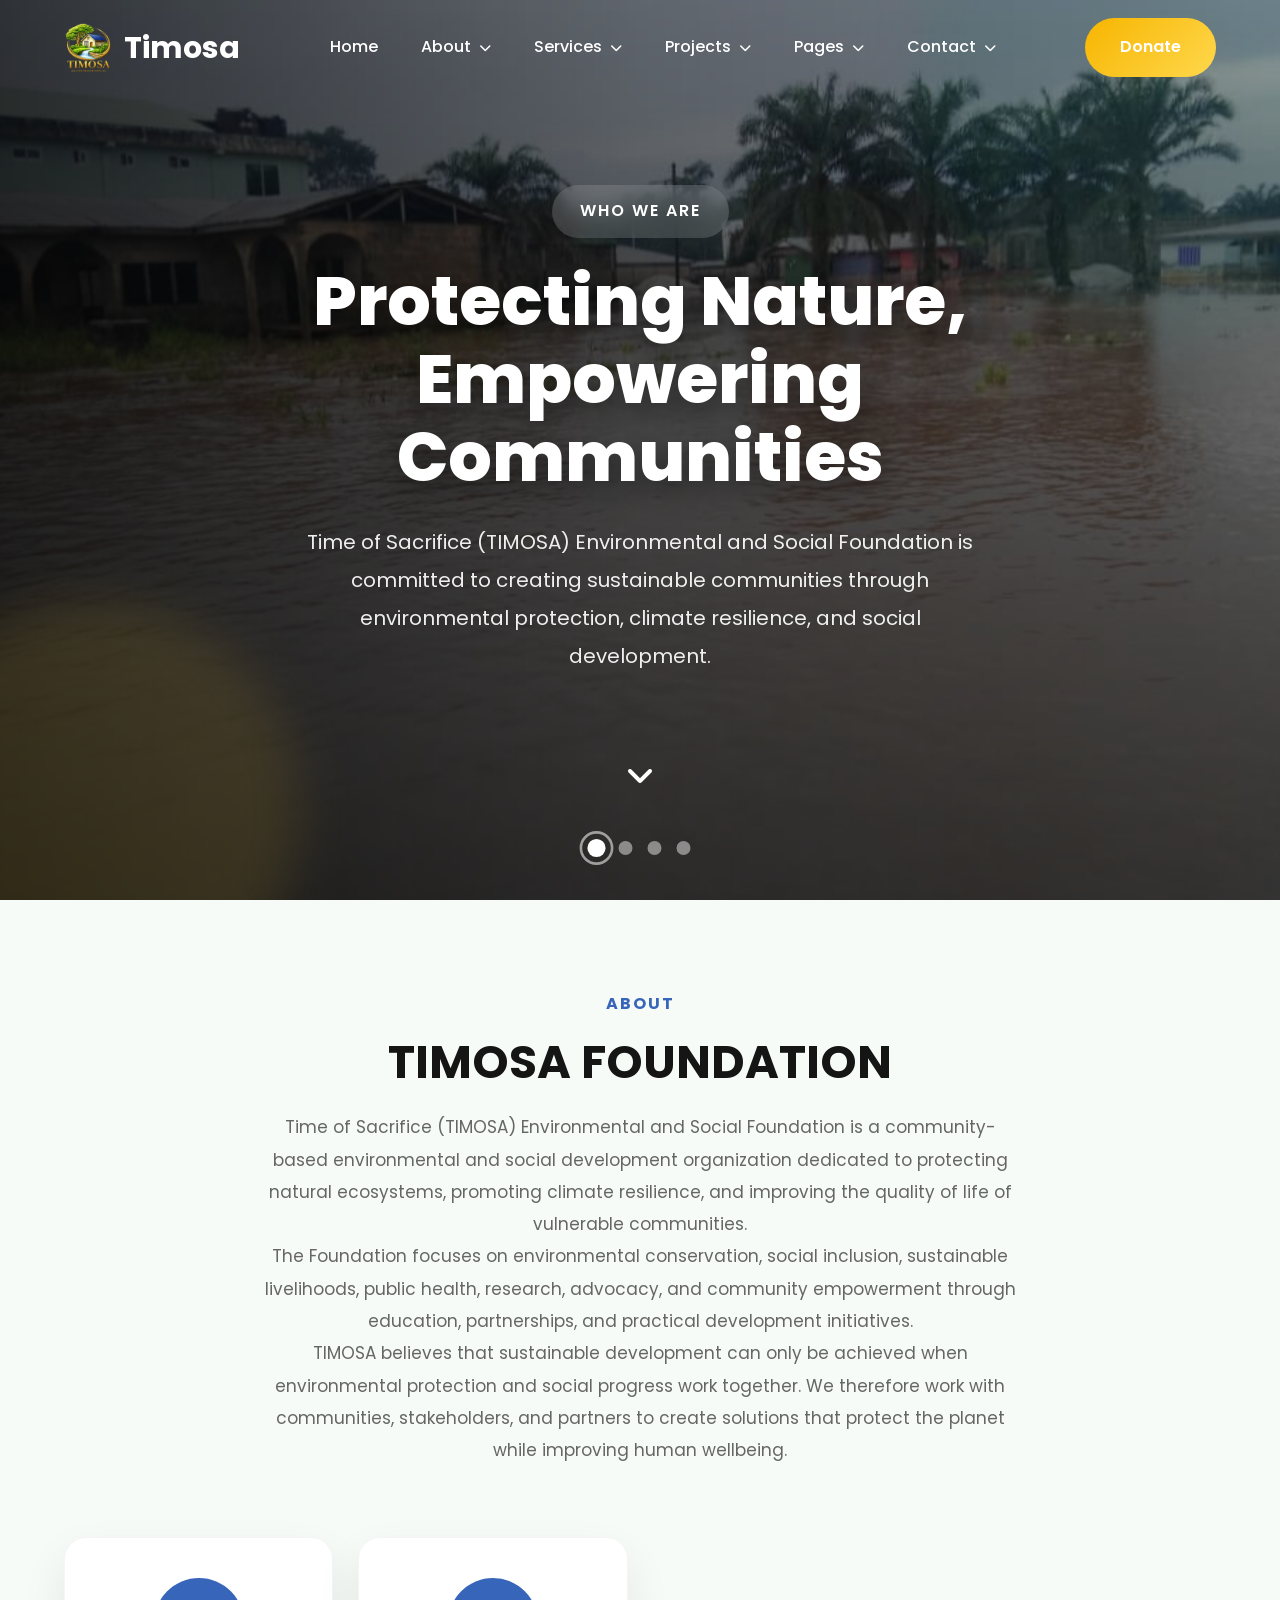
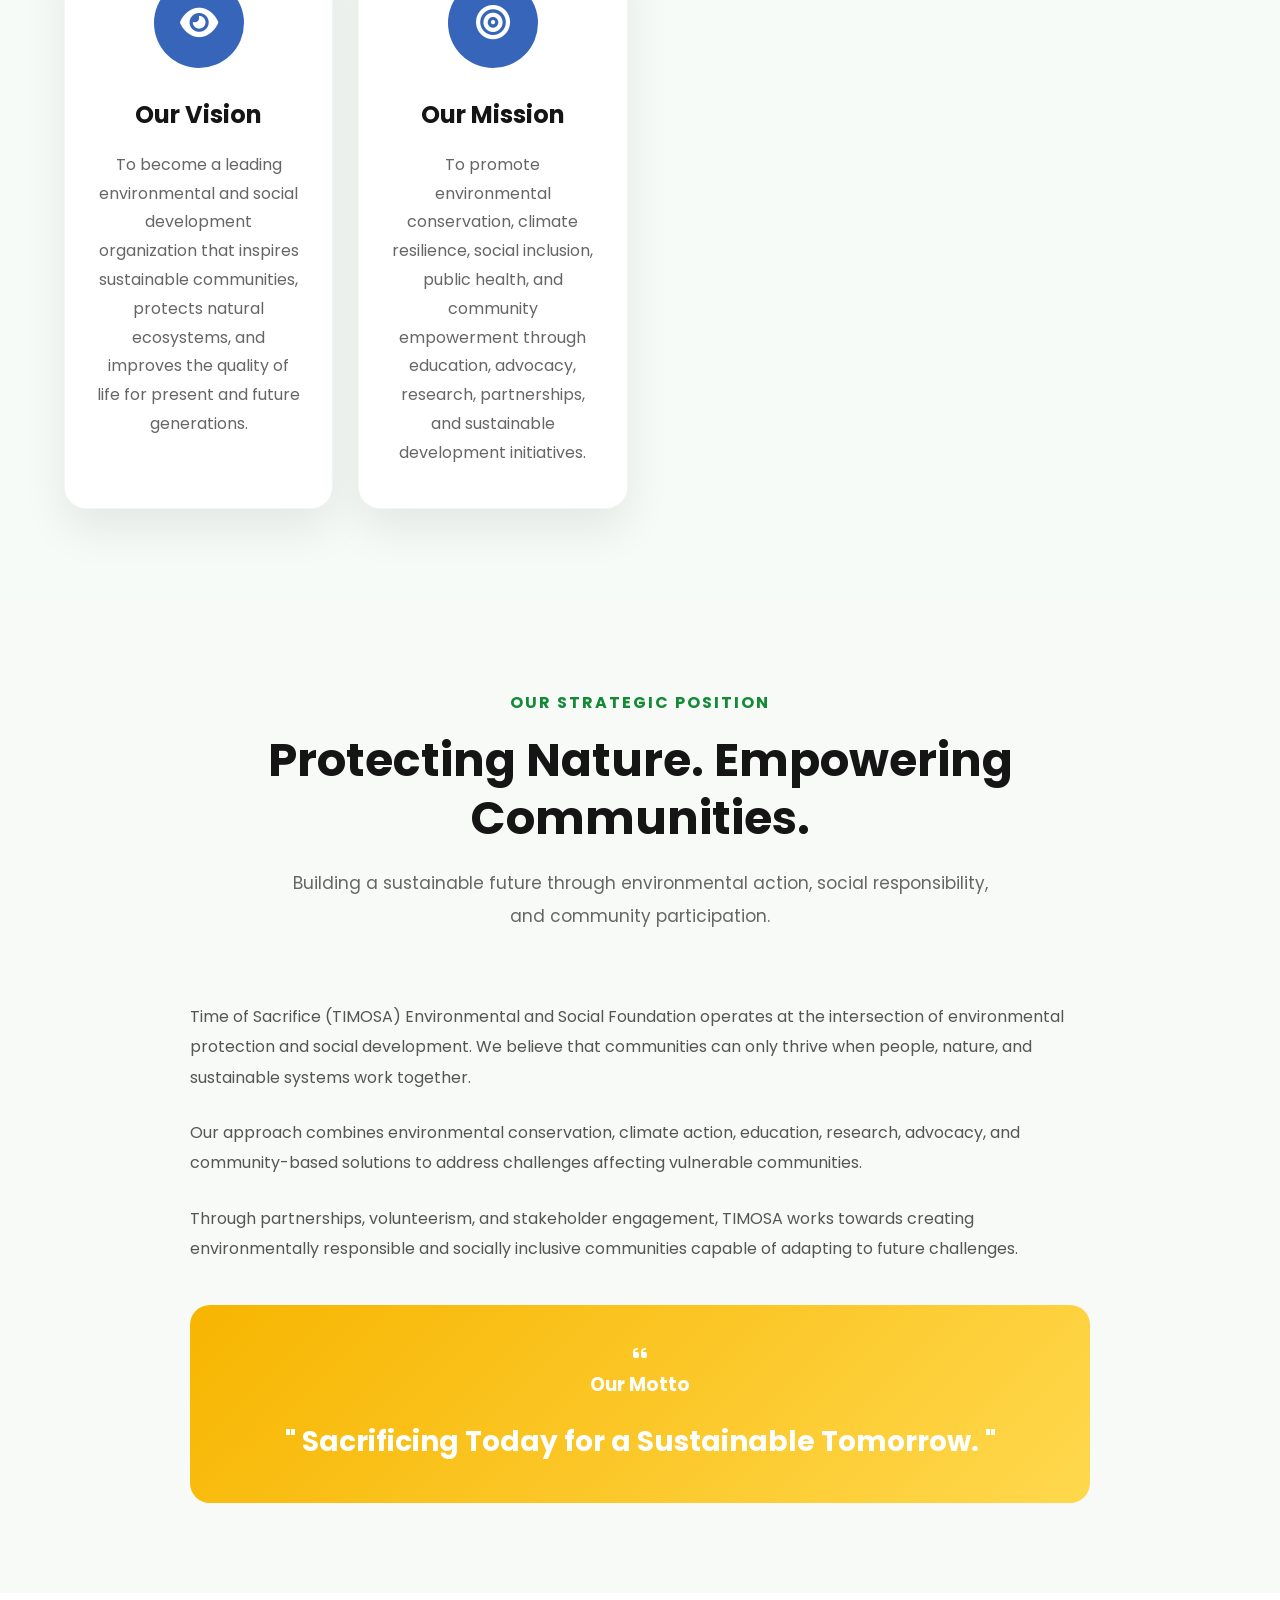
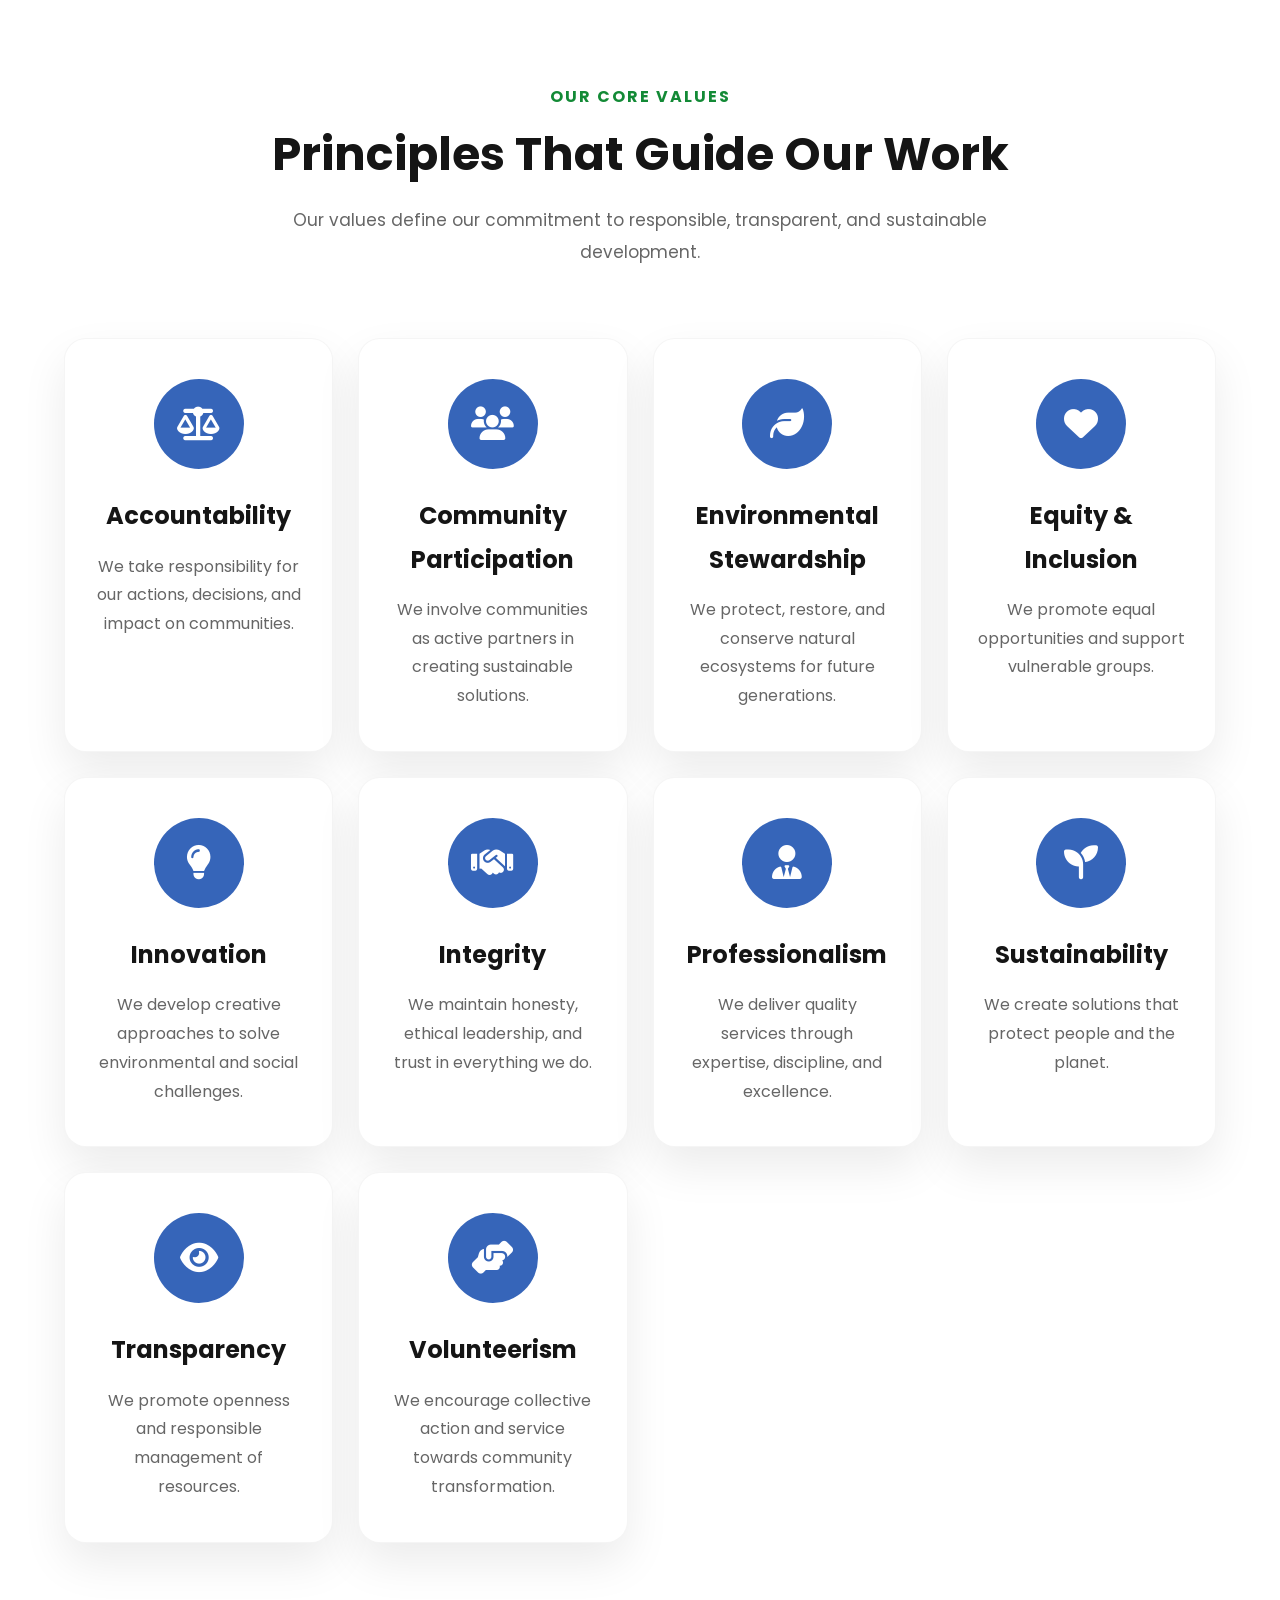
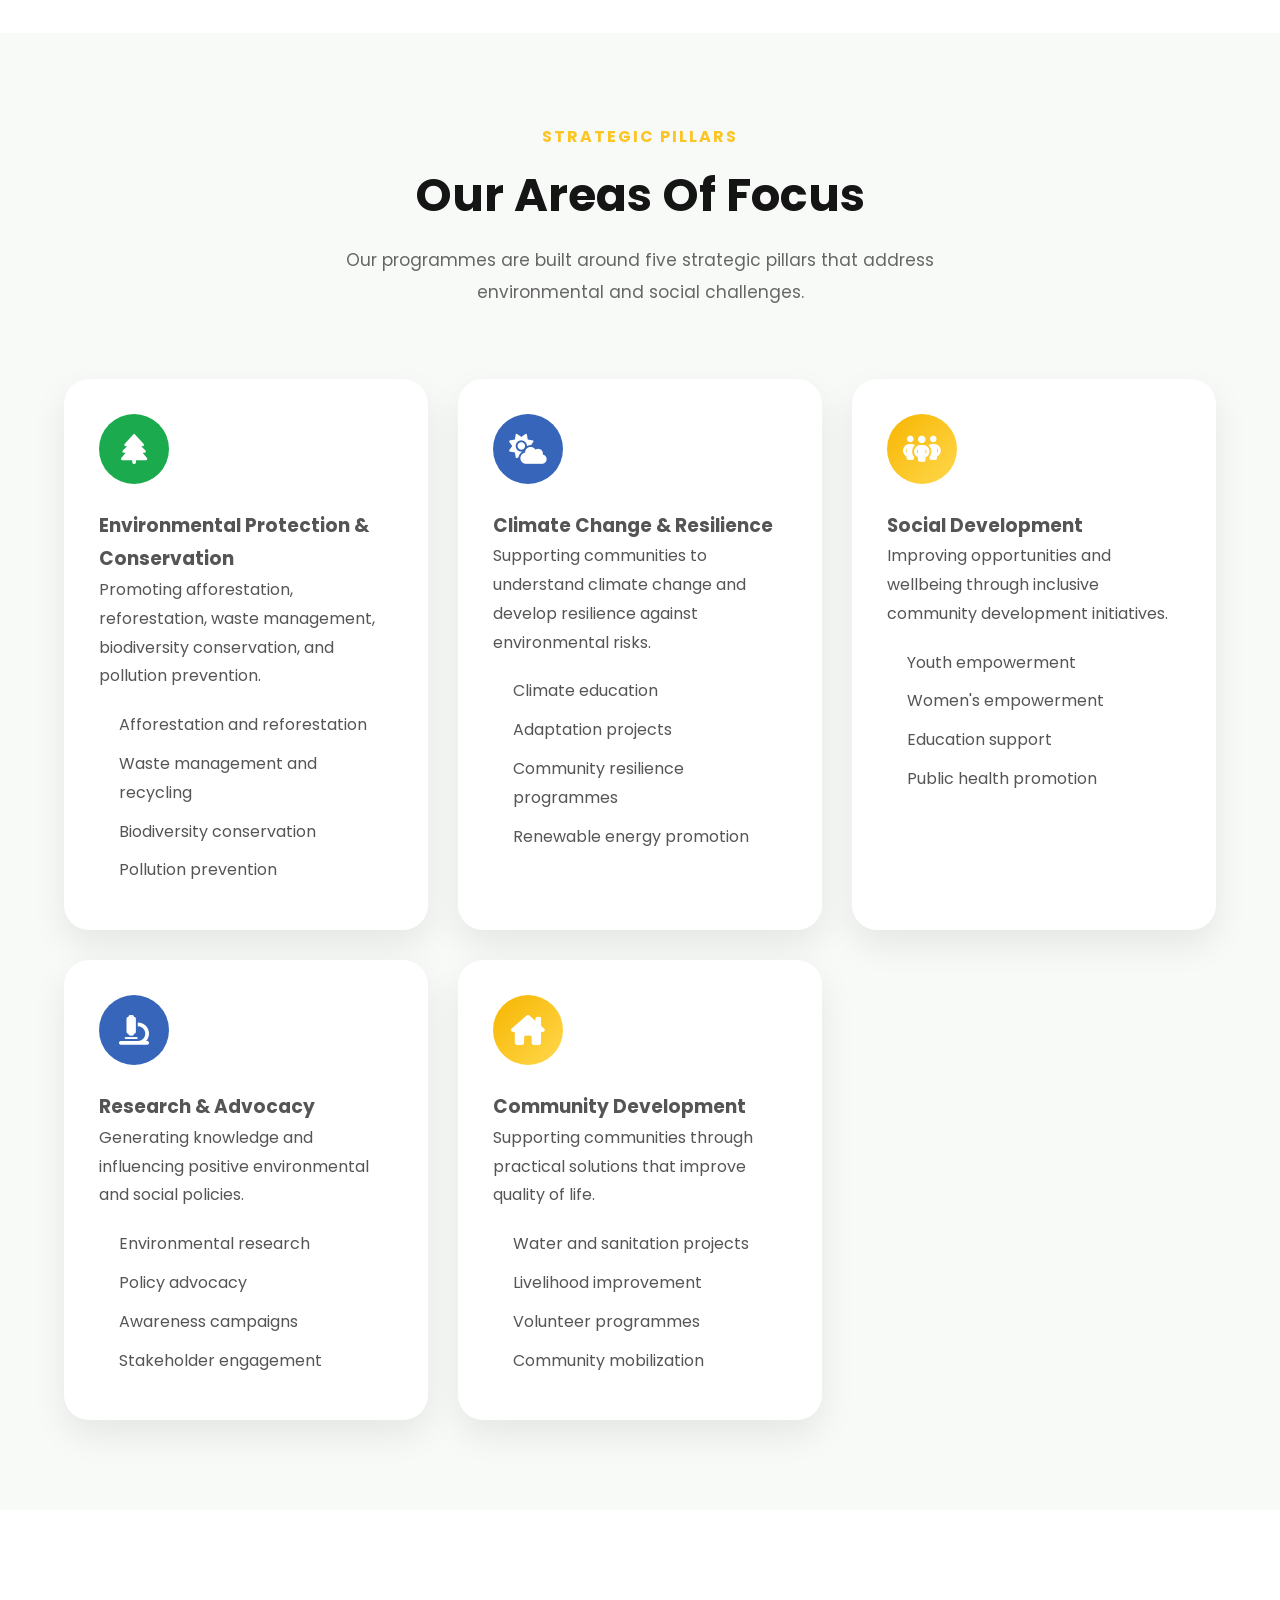
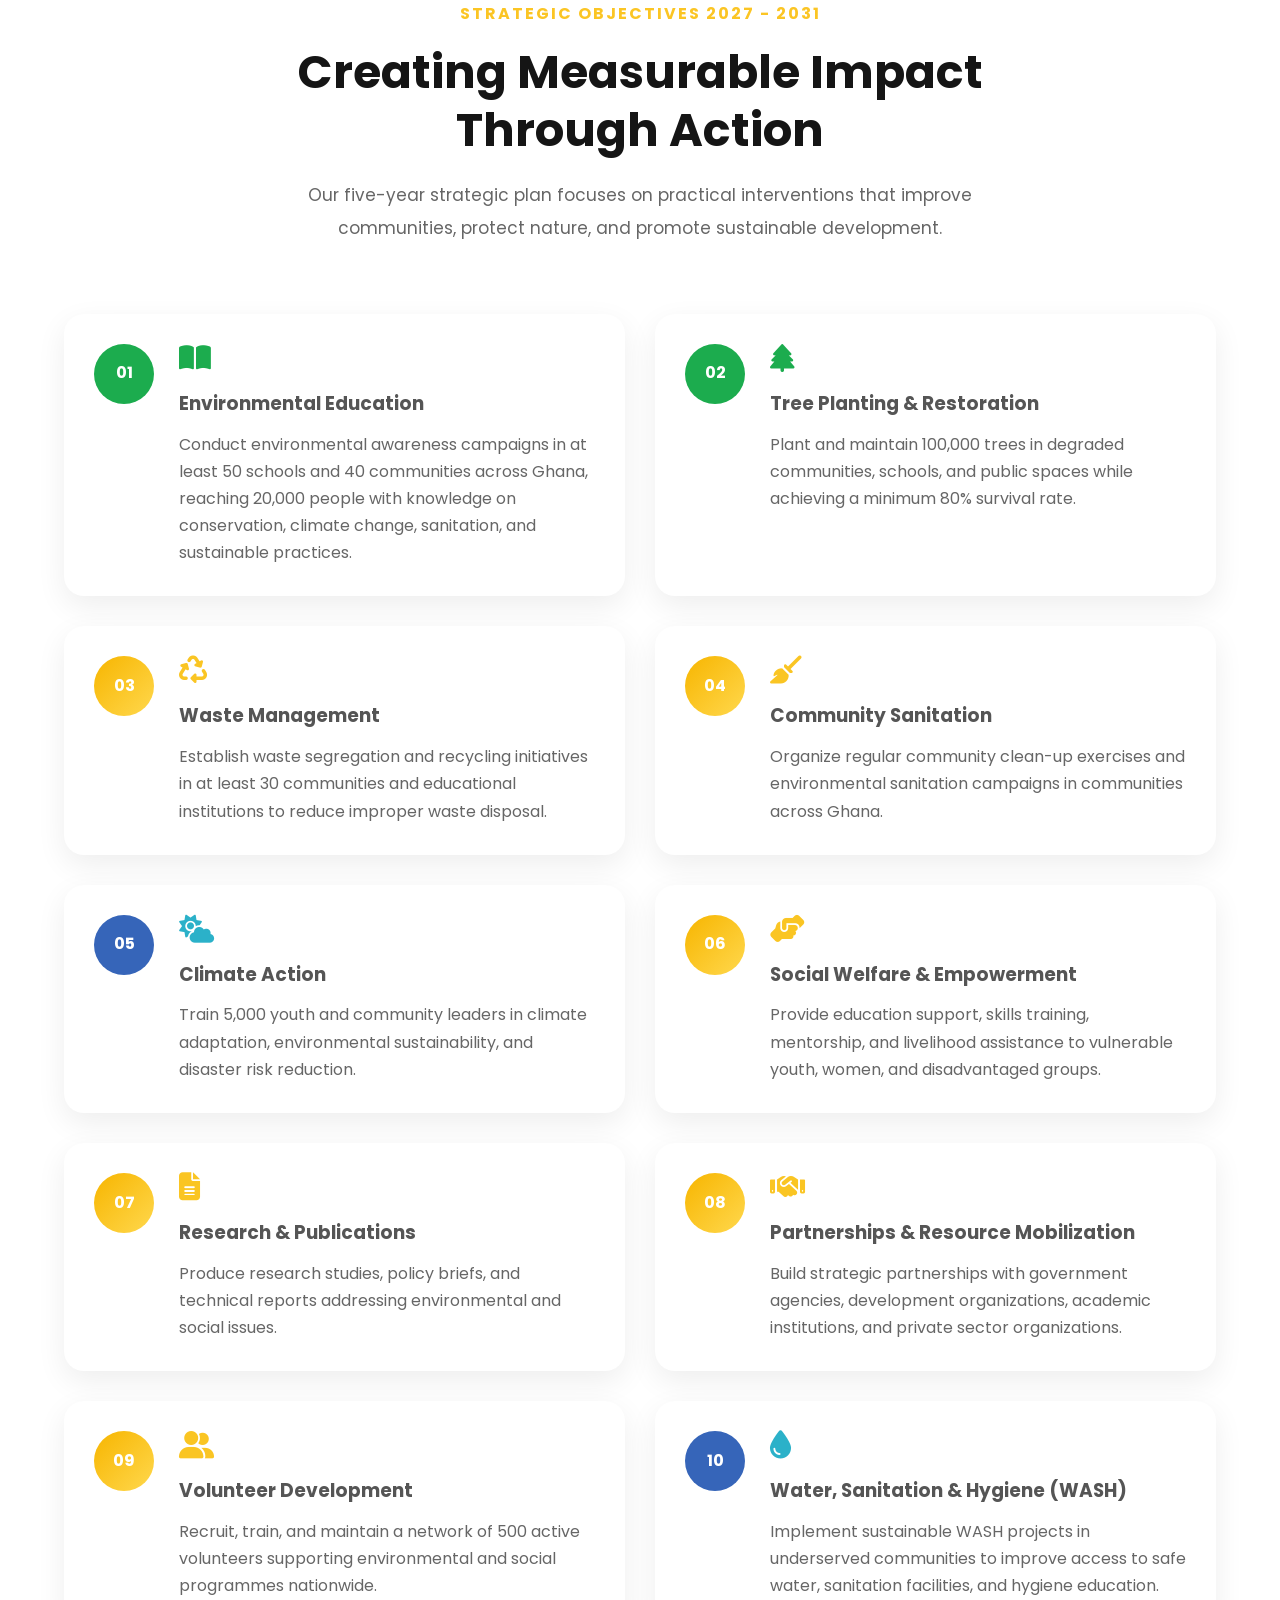
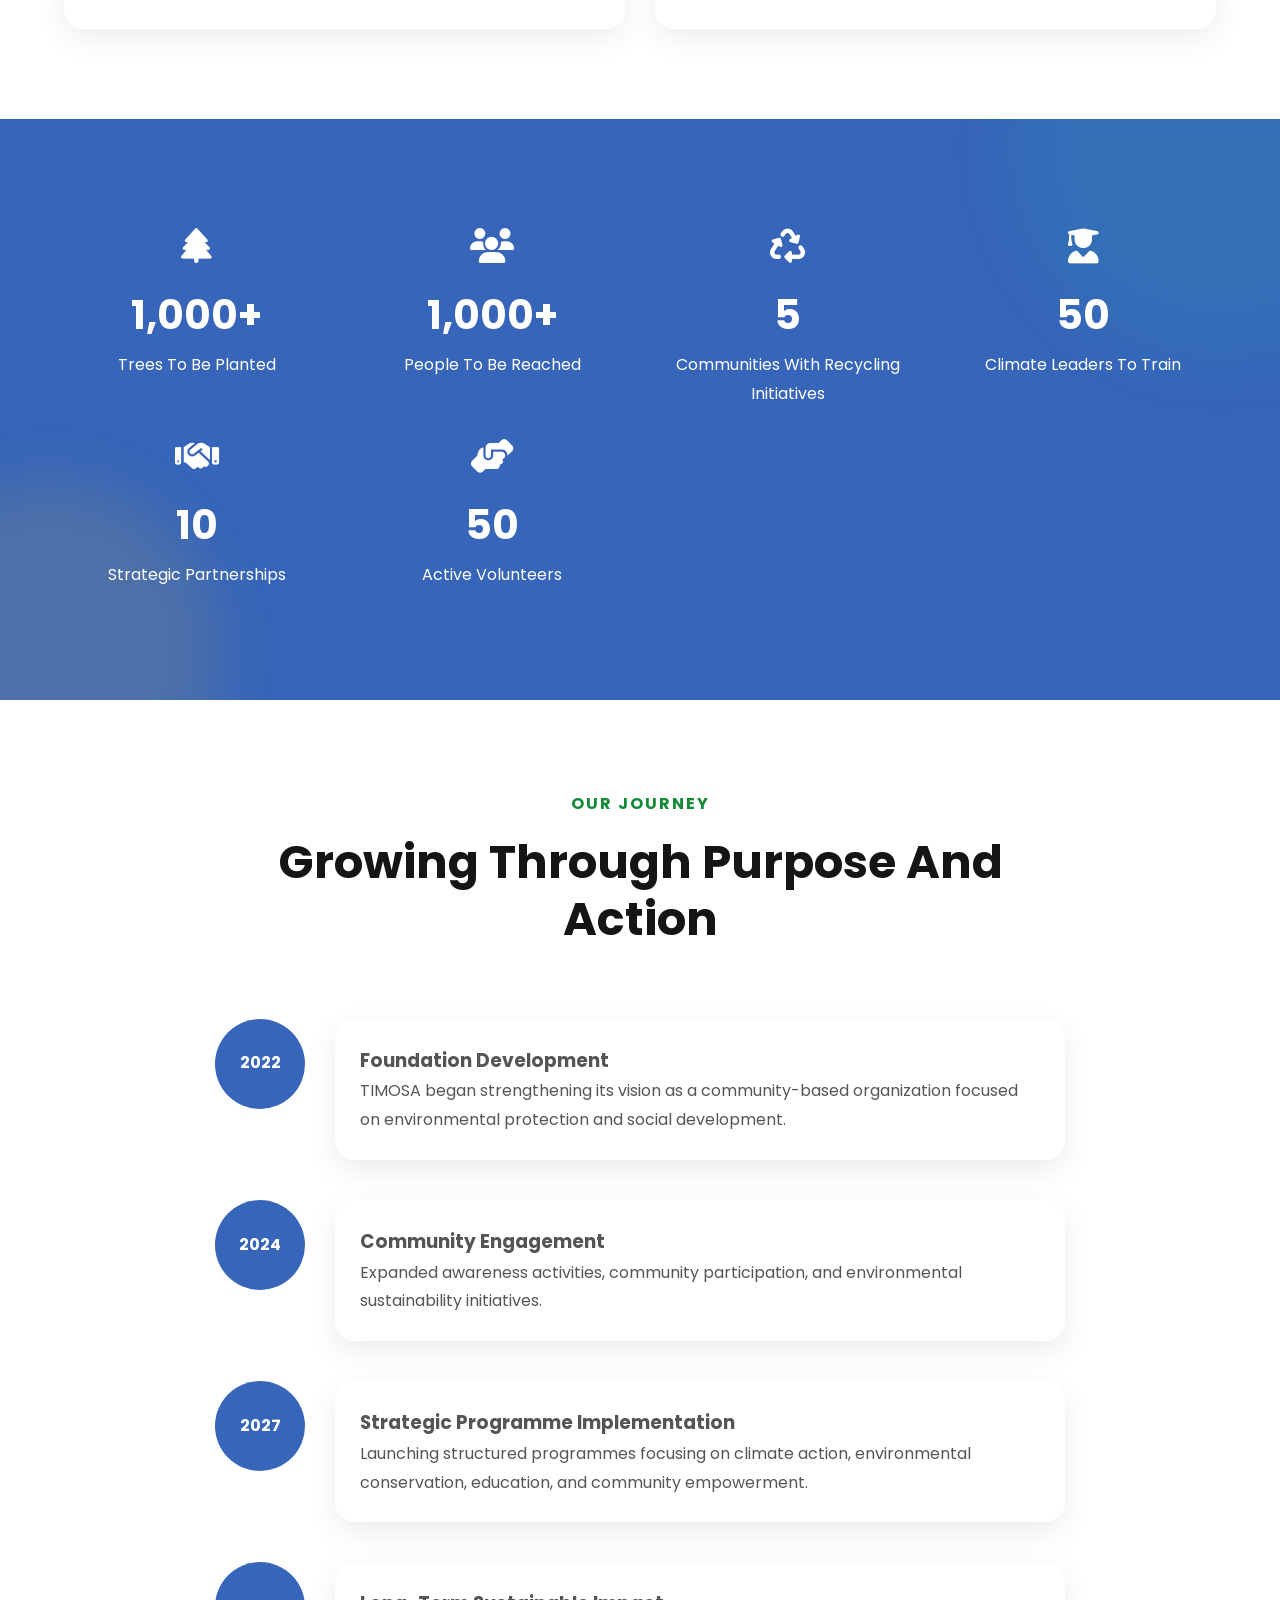
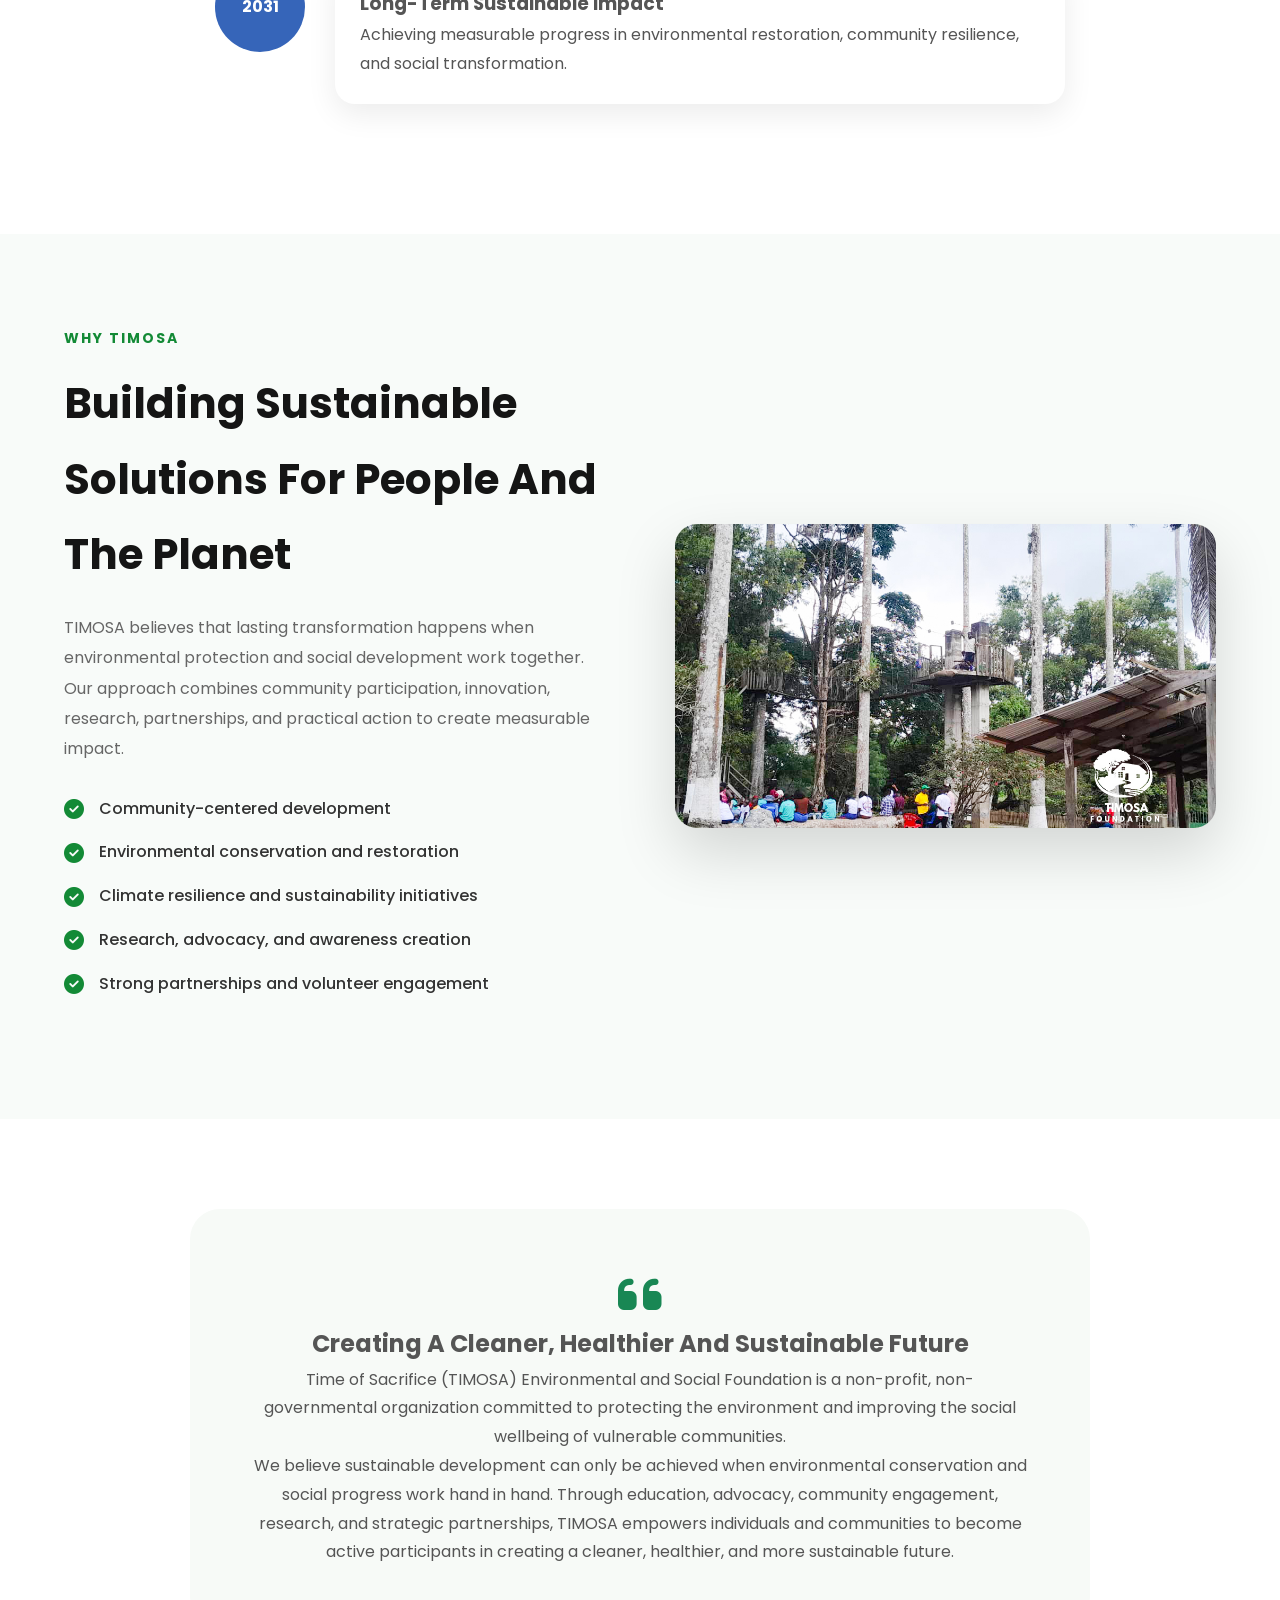
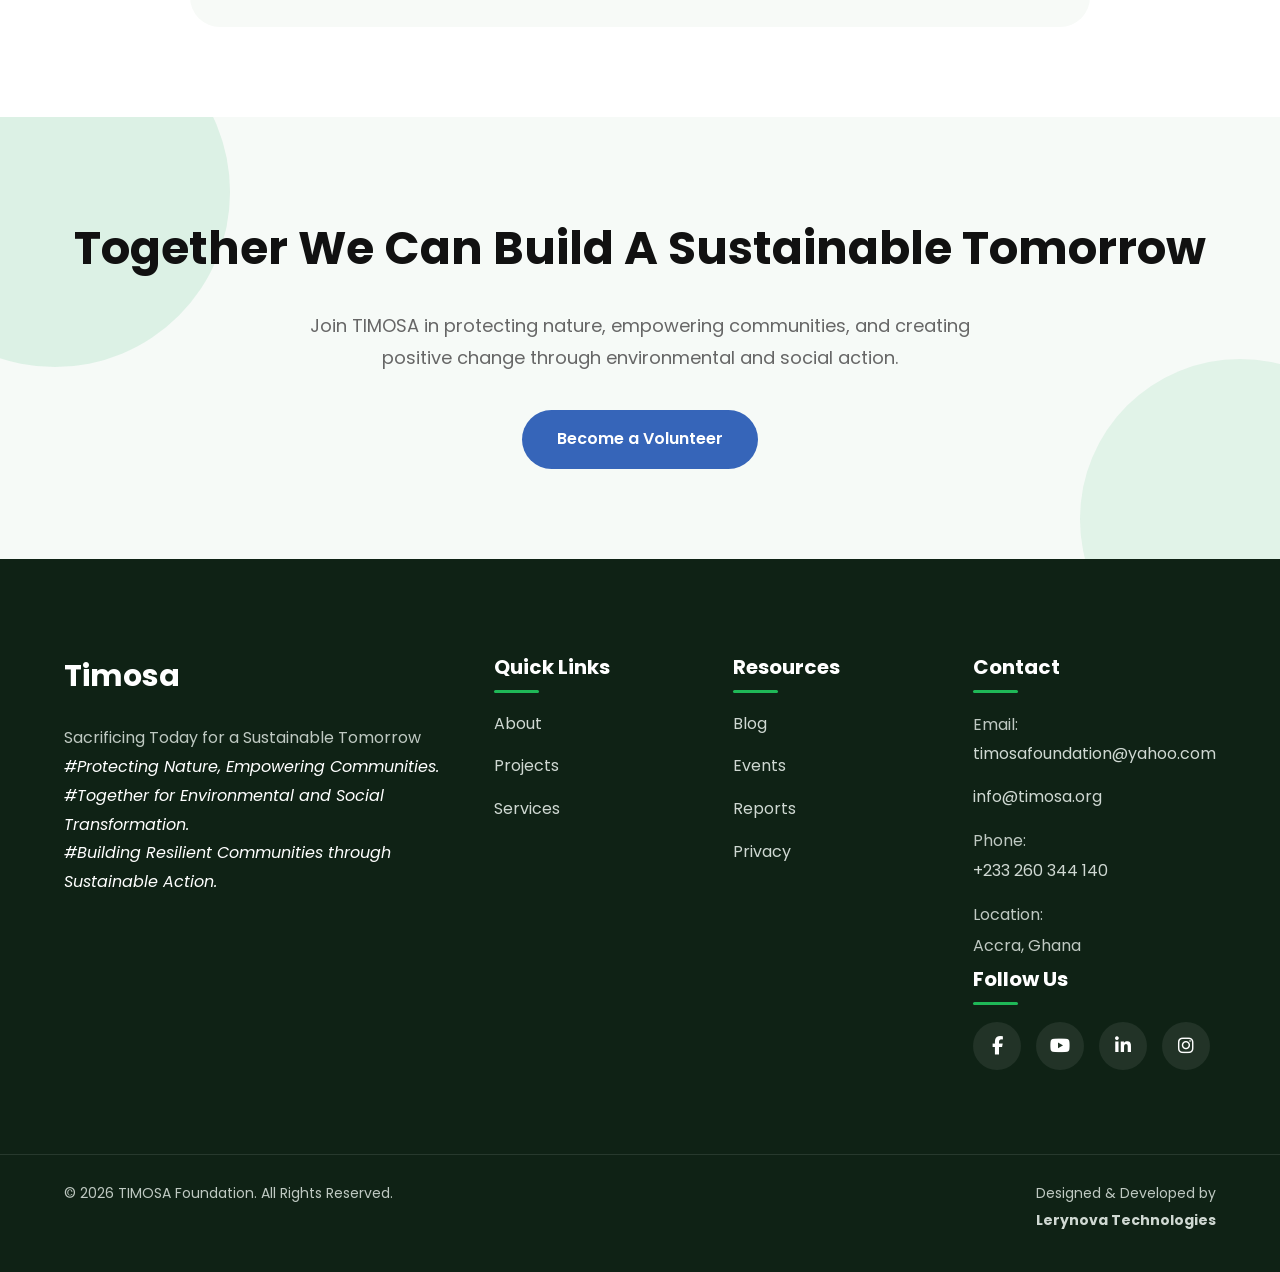
<file: about.html>
<!DOCTYPE html>
<html lang="en">
<head>
<meta charset="UTF-8">
<meta name="viewport" content="width=device-width, initial-scale=1.0">

<title>TIMOSA Foundation</title>

<link rel="stylesheet" href="style.css">
<link rel="stylesheet" href="css/services.css">

<link rel="preconnect" href="https://fonts.googleapis.com">
<link rel="preconnect" href="https://fonts.gstatic.com" crossorigin>

<link href="https://fonts.googleapis.com/css2?family=Poppins:wght@300;400;500;600;700;800&display=swap" rel="stylesheet">

<link rel="stylesheet"
href="https://cdnjs.cloudflare.com/ajax/libs/font-awesome/6.5.2/css/all.min.css">

<!--=================================
FAVICON
==================================-->

<link rel="icon" type="image/png" href="logo/logo-green.png">

<link rel="shortcut icon" href="logo/logo-green.png">

<link rel="apple-touch-icon" href="logo/logo-green.png">

</head>
<body>

<!--==================================
PRELOADER
===================================-->

<div id="preloader">
    <div class="loader">
        <span></span>
        <span></span>
        <span></span>
    </div>
</div>

<!--==================================
HEADER
===================================-->

<header id="header">

    <div class="container">

        <nav class="navbar">

            <a href="#" class="logo">
				<img src="logo/logo-green.png" height="50px;">
                Timosa
            </a>

            <ul class="nav-links">

                <li class="dropdown">    
				<a href="index.html">Home</a>



                </li>

                <li class="dropdown">

                    <a href="about.html">
                        About
                        <i class="fas fa-chevron-down"></i>
                    </a>
					

                    <div class="dropdown-menu">

                        <a href="#mission">Mission</a>
                        <a href="#values">Core Values</a>
                        <a href="#strategies">Strategic Pillar/Objectives</a>
						<a href="#story">Our Story</a>
                        <a href="our_team.html">Our Team</a>

                    </div>

                </li>

                <li class="dropdown">

                    <a href="#">
                        Services
                        <i class="fas fa-chevron-down"></i>
                    </a>

                    <div class="dropdown-menu mega">

                        <div>

                            <a href="services.html"><h4>Solutions</h4></a>

                            <a href="services.html">Community Clean Up</a>
                            <a href="services.html">Clean Water</a>
                            <a href="services.html">Reafforestation</a>

                        </div>

                        <div>

                            <a href="programs.html"><h4>Programs</h4></a>

                            <a href="programs.html">Health</a>
                            <a href="programs.html">Education</a>
                            <a href="programs.html">Environment</a>

                        </div>

                    </div>

                </li>

                <li class="dropdown">

                    <a href="projects.html">
                        Projects
                        <i class="fas fa-chevron-down"></i>
                    </a>

                    <div class="dropdown-menu">

                        <a href="projects.html">Current Projects</a>
                        <a href="projects.html">Gallery</a>
                        <a href="projects.html">Success Stories</a>

                    </div>

                </li>

                <li class="dropdown">

                    <a href="#">
                        Pages
                        <i class="fas fa-chevron-down"></i>
                    </a>

                    <div class="dropdown-menu">

                        <a href="#">FAQ</a>
                        <a href="#">Testimonials</a>
                        <a href="#">Blog</a>

                    </div>

                </li>

                <li class="dropdown">

                    <a href="#">
                        Contact
                        <i class="fas fa-chevron-down"></i>
                    </a>

                    <div class="dropdown-menu">

                        <a href="#contact">Contact Us</a>
                        <a href="#">Support</a>

                    </div>

                </li>

            </ul>

            <div class="nav-right">

              <!---- <button class="search-btn">
                    <i class="fas fa-search"></i>
                </button>
			  ---> 
			  
                <a href="donate.html" class="btn-primary" style=" background:linear-gradient(135deg,#f7b500,#ffd84d);">
                    Donate
                </a>

                <div class="menu-toggle">

                    <span></span>
                    <span></span>
                    <span></span>

                </div>

            </div>

        </nav>

    </div>

</header>

<!--================ HERO ================-->
<section id="home" class="about-hero service-hero">

    <div class="hero-slider">

        <div class="slide active"
             style="background-image:url('images/1.jpg');">
        </div>

        <div class="slide"
             style="background-image:url('images/2.jpg');">
        </div>

        <div class="slide"
             style="background-image:url('images/3.jpg');">
        </div>

        <div class="slide"
             style="background-image:url('images/4.jpg');">
        </div>

    </div>

    <div class="overlay"></div>

    <div class="container">

        <div class="hero-content">

            <span class="subtitle">
                WHO WE ARE
            </span>

        <h1>
            Protecting Nature,
            <br>
            Empowering Communities
        </h1>

        <p>
			
			Time of Sacrifice (TIMOSA) Environmental and Social Foundation
			is committed to creating sustainable communities through
			environmental protection, climate resilience, and social
			development.

        </p>
		
		
		
		
        <div class="hero-buttons">

<!----------
            <a href="#" class="btn-primary">
                Get Started
            </a>

            <a href="about.html" class="btn-secondary">
                Learn More
            </a>
---------->

        </div>

    </div>

    <div class="slider-navigation">

        <span class="dot active"></span>
        <span class="dot"></span>
        <span class="dot"></span>
        <span class="dot"></span>

    </div>

    <div class="scroll-down">
        <i class="fa-solid fa-angle-down"></i>
    </div>

</section>



<!--================ STRATEGIC PILLARS ================-->

<section id="features" class="features">

    <div class="container">

        <div class="section-title">

            <span style="color: #3665b9;">About</span>

            <h2>
                TIMOSA FOUNDATION
            </h2>

            <p style="max-width:850px; margin:20px auto 0;">
				Time of Sacrifice (TIMOSA) Environmental and Social Foundation
				is a community-based environmental and social development
				organization dedicated to protecting natural ecosystems,
				promoting climate resilience, and improving the quality of life
				of vulnerable communities. <br>
				
				The Foundation focuses on environmental conservation,
				social inclusion, sustainable livelihoods, public health,
				research, advocacy, and community empowerment through
				education, partnerships, and practical development initiatives. <br>
				
				TIMOSA believes that sustainable development can only be
				achieved when environmental protection and social progress
				work together. We therefore work with communities,
				stakeholders, and partners to create solutions that protect
				the planet while improving human wellbeing.
            </p>

        </div>

        <div class="feature-grid" id="mission">

            <!-- Pillar 1 -->

            <div class="feature-card">

                <i class="fas fa-eye" style="background: #3665b9; color: white;"></i>

                <h3>Our Vision</h3>

                <p>
					To become a leading environmental and social development
					organization that inspires sustainable communities,
					protects natural ecosystems, and improves the quality
					of life for present and future generations.

                </p>


            </div>

            <!-- Pillar 2 -->

            <div class="feature-card">

             <i class="fas fa-bullseye" style="background: #3665b9;  color: white;"></i>

                <h3>Our Mission</h3>

                <p>
				To promote environmental conservation, climate resilience,
				social inclusion, public health, and community empowerment
				through education, advocacy, research, partnerships,
				and sustainable development initiatives.
                </p>

            </div>

          
        </div>

    </div>

</section>

<!--==========================
STRATEGIC POSITION
===========================-->

<section class="strategic-position">


<div class="container">


<div class="section-title">


<span>
Our Strategic Position
</span>


<h2>
Protecting Nature. Empowering Communities.
</h2>


<p>

Building a sustainable future through environmental action,
social responsibility, and community participation.

</p>


</div>




<div class="position-wrapper">


<div class="position-content">


<p>

Time of Sacrifice (TIMOSA) Environmental and Social Foundation
operates at the intersection of environmental protection and
social development. We believe that communities can only thrive
when people, nature, and sustainable systems work together.

</p>



<p>

Our approach combines environmental conservation, climate
action, education, research, advocacy, and community-based
solutions to address challenges affecting vulnerable
communities.

</p>



<p>

Through partnerships, volunteerism, and stakeholder engagement,
TIMOSA works towards creating environmentally responsible and
socially inclusive communities capable of adapting to future
challenges.

</p>



<div class="motto-box" style=" background:linear-gradient(135deg,#f7b500,#ffd84d);">


<i class="fas fa-quote-left"></i>


<h3 style="color:white;">
Our Motto
</h3>



<h2 style="color:white;">

" Sacrificing Today for a Sustainable Tomorrow. "

</h2>


</div>



</div>



</div>


</div>


</section>


<!--==========================
CORE VALUES
===========================-->


<section class="values" id="values">


<div class="container">



<div class="section-title">


<span>
Our Core Values
</span>


<h2>
Principles That Guide Our Work
</h2>


<p>

Our values define our commitment to responsible,
transparent, and sustainable development.

</p>


</div>





<div class="feature-grid">






<div class="feature-card">

<i class="fas fa-scale-balanced" style="background: #3665b9; color: white;"></i>

<h3>
Accountability
</h3>

<p>

We take responsibility for our actions,
decisions, and impact on communities.

</p>

</div>







<div class="feature-card">

<i class="fas fa-users" style="background: #3665b9; color: white;"></i>

<h3>
Community Participation
</h3>

<p>

We involve communities as active partners
in creating sustainable solutions.

</p>

</div>







<div class="feature-card">

<i class="fas fa-leaf" style="background: #3665b9; color: white;"></i>

<h3>
Environmental Stewardship
</h3>

<p>

We protect, restore, and conserve natural
ecosystems for future generations.

</p>

</div>







<div class="feature-card">

<i class="fas fa-heart" style="background: #3665b9; color: white;"></i>

<h3>
Equity & Inclusion
</h3>

<p>

We promote equal opportunities and support
vulnerable groups.

</p>

</div>







<div class="feature-card">

<i class="fas fa-lightbulb" style="background: #3665b9; color: white;"></i>

<h3>
Innovation
</h3>

<p>

We develop creative approaches to solve
environmental and social challenges.

</p>

</div>







<div class="feature-card">

<i class="fas fa-handshake" style="background: #3665b9; color: white;"></i>

<h3>
Integrity
</h3>

<p>

We maintain honesty, ethical leadership,
and trust in everything we do.

</p>

</div>







<div class="feature-card">

<i class="fas fa-user-tie" style="background: #3665b9; color: white;"></i>

<h3>
Professionalism
</h3>

<p>

We deliver quality services through expertise,
discipline, and excellence.

</p>

</div>







<div class="feature-card">

<i class="fas fa-seedling" style="background: #3665b9; color: white;"></i>

<h3>
Sustainability
</h3>

<p>

We create solutions that protect people
and the planet.

</p>

</div>







<div class="feature-card">

<i class="fas fa-eye" style="background: #3665b9; color: white;"></i>

<h3>
Transparency
</h3>

<p>

We promote openness and responsible
management of resources.

</p>

</div>







<div class="feature-card">

<i class="fas fa-hands-helping" style="background: #3665b9; color: white;"></i>

<h3>
Volunteerism
</h3>

<p>

We encourage collective action and service
towards community transformation.

</p>

</div>





</div>


</div>


</section>








<!--==========================
STRATEGIC PILLARS
===========================-->

<section class="pillars" id="strategies">


<div class="container">



<div class="section-title">


<span  style=" color: #fbc524;">
Strategic Pillars
</span>


<h2>
Our Areas Of Focus
</h2>


<p>

Our programmes are built around five strategic pillars
that address environmental and social challenges.

</p>


</div>





<div class="pillar-grid">






<div class="pillar-card">


<div class="icon" style=" background:#1baa4d;">

<i class="fas fa-tree"></i>

</div>



<h3>

Environmental Protection & Conservation

</h3>



<p>

Promoting afforestation, reforestation,
waste management, biodiversity conservation,
and pollution prevention.

</p>



<ul>

<li>
Afforestation and reforestation
</li>

<li>
Waste management and recycling
</li>

<li>
Biodiversity conservation
</li>

<li>
Pollution prevention
</li>

</ul>



</div>








<div class="pillar-card">


<div class="icon"  style="background: #3665b9;">

<i class="fas fa-cloud-sun"></i>

</div>



<h3>

Climate Change & Resilience

</h3>



<p>

Supporting communities to understand climate change
and develop resilience against environmental risks.

</p>



<ul>

<li>
Climate education
</li>

<li>
Adaptation projects
</li>

<li>
Community resilience programmes
</li>

<li>
Renewable energy promotion
</li>

</ul>



</div>








<div class="pillar-card">


<div class="icon" style=" background:linear-gradient(135deg,#f7b500,#ffd84d);">

<i class="fas fa-people-group"></i>

</div>



<h3>

Social Development

</h3>



<p>

Improving opportunities and wellbeing through
inclusive community development initiatives.

</p>



<ul>

<li>
Youth empowerment
</li>

<li>
Women's empowerment
</li>

<li>
Education support
</li>

<li>
Public health promotion
</li>

</ul>



</div>








<div class="pillar-card">


<div class="icon" style="background: #3665b9;">

<i class="fas fa-microscope"></i>

</div>



<h3>

Research & Advocacy

</h3>



<p>

Generating knowledge and influencing positive
environmental and social policies.

</p>



<ul>

<li>
Environmental research
</li>

<li>
Policy advocacy
</li>

<li>
Awareness campaigns
</li>

<li>
Stakeholder engagement
</li>

</ul>



</div>








<div class="pillar-card">


<div class="icon" style=" background:linear-gradient(135deg,#f7b500,#ffd84d);">

<i class="fas fa-house-chimney"></i>

</div>



<h3>

Community Development

</h3>



<p>

Supporting communities through practical solutions
that improve quality of life.

</p>



<ul>

<li>
Water and sanitation projects
</li>

<li>
Livelihood improvement
</li>

<li>
Volunteer programmes
</li>

<li>
Community mobilization
</li>

</ul>



</div>







</div>


</div>


</section>

<!--==========================
OBJECTIVES 2027 - 2031
===========================-->

<section class="objectives">


<div class="container">



<div class="section-title">


<span style=" color: #fbc524;">
Strategic Objectives 2027 - 2031
</span>


<h2>
Creating Measurable Impact Through Action
</h2>


<p>

Our five-year strategic plan focuses on practical
interventions that improve communities, protect nature,
and promote sustainable development.

</p>


</div>







<div class="objective-grid">






<div class="objective-card">


<div class="number" style=" background:#1cac4e;">

01

</div>



<div>

<i class="fas fa-book-open" style="color: #1cac4e;" ></i>


<h3>
Environmental Education
</h3>


<p>

Conduct environmental awareness campaigns in at least
50 schools and 40 communities across Ghana, reaching
20,000 people with knowledge on conservation,
climate change, sanitation, and sustainable practices.

</p>


</div>


</div>








<div class="objective-card">


<div class="number"  style="background:#1cac4e;">

02

</div>



<div>


<i class="fas fa-tree" style=" color:#1cac4e;"></i>


<h3>
Tree Planting & Restoration
</h3>


<p>

Plant and maintain 100,000 trees in degraded communities,
schools, and public spaces while achieving a minimum
80% survival rate.

</p>


</div>


</div>









<div class="objective-card">


<div class="number" style=" background:linear-gradient(135deg,#f7b500,#ffd84d);">

03

</div>



<div>


<i class="fas fa-recycle" style="color: #fac523;" ></i>


<h3>
Waste Management
</h3>


<p>

Establish waste segregation and recycling initiatives
in at least 30 communities and educational institutions
to reduce improper waste disposal.

</p>


</div>


</div>








<div class="objective-card">


<div class="number"  style=" background:linear-gradient(135deg,#f7b500,#ffd84d);">

04

</div>



<div>


<i class="fas fa-broom" style="color: #fac523;" ></i>


<h3>
Community Sanitation
</h3>


<p>

Organize regular community clean-up exercises and
environmental sanitation campaigns in communities
across Ghana.

</p>


</div>


</div>








<div class="objective-card">


<div class="number"  style="background: #3665b9;">

05

</div>



<div>


<i class="fas fa-cloud-sun" style="color: #2bb1c9;" ></i>


<h3>
Climate Action
</h3>


<p>

Train 5,000 youth and community leaders in climate
adaptation, environmental sustainability, and disaster
risk reduction.

</p>


</div>


</div>








<div class="objective-card">


<div class="number"  style=" background:linear-gradient(135deg,#f7b500,#ffd84d);">

06

</div>



<div>


<i class="fas fa-hands-helping" style="color: #fac523;" ></i>


<h3>
Social Welfare & Empowerment
</h3>


<p>

Provide education support, skills training, mentorship,
and livelihood assistance to vulnerable youth, women,
and disadvantaged groups.

</p>


</div>


</div>








<div class="objective-card">


<div class="number"  style=" background:linear-gradient(135deg,#f7b500,#ffd84d);">

07

</div>



<div>


<i class="fas fa-file-lines" style="color: #fac523;" ></i>


<h3>
Research & Publications
</h3>


<p>

Produce research studies, policy briefs, and technical
reports addressing environmental and social issues.

</p>


</div>


</div>








<div class="objective-card">


<div class="number"  style=" background:linear-gradient(135deg,#f7b500,#ffd84d);">

08

</div>



<div>


<i class="fas fa-handshake" style="color: #fac523;"></i>


<h3>
Partnerships & Resource Mobilization
</h3>


<p>

Build strategic partnerships with government agencies,
development organizations, academic institutions,
and private sector organizations.

</p>


</div>


</div>








<div class="objective-card">


<div class="number"  style=" background:linear-gradient(135deg,#f7b500,#ffd84d);">

09

</div>



<div>


<i class="fas fa-user-group" style="color: #fac523;" ></i>


<h3>
Volunteer Development
</h3>


<p>

Recruit, train, and maintain a network of 500 active
volunteers supporting environmental and social
programmes nationwide.

</p>


</div>


</div>








<div class="objective-card">


<div class="number" style="background: #3665b9;">

10

</div>



<div>


<i class="fas fa-droplet" style="color: #2bb1c9;" ></i>


<h3>
Water, Sanitation & Hygiene (WASH)
</h3>


<p>

Implement sustainable WASH projects in underserved
communities to improve access to safe water,
sanitation facilities, and hygiene education.

</p>


</div>


</div>





</div>



</div>


</section>









<!--==========================
IMPACT STATISTICS
===========================-->

<section class="impact" style="background: #3665b9; color: white;">


<div class="container">



<div class="impact-grid">





<div class="impact-card">


<i class="fas fa-tree"></i>


<h2>
1,000+
</h2>


<p>
Trees To Be Planted
</p>


</div>






<div class="impact-card">


<i class="fas fa-users"></i>


<h2>
1,000+
</h2>


<p>
People To Be Reached
</p>


</div>







<div class="impact-card">


<i class="fas fa-recycle"></i>


<h2>
5
</h2>


<p>
Communities With Recycling Initiatives
</p>


</div>







<div class="impact-card">


<i class="fas fa-user-graduate"></i>


<h2>
50
</h2>


<p>
Climate Leaders To Train
</p>


</div>







<div class="impact-card">


<i class="fas fa-handshake"></i>


<h2>
10
</h2>


<p>
Strategic Partnerships
</p>


</div>







<div class="impact-card">


<i class="fas fa-hands-helping"></i>


<h2>
50
</h2>


<p>
Active Volunteers
</p>


</div>




</div>



</div>


</section>









<!--==========================
OUR JOURNEY
===========================-->

<section class="timeline" id="story">


<div class="container">



<div class="section-title">


<span>
Our Journey
</span>


<h2>
Growing Through Purpose And Action
</h2>


</div>







<div class="timeline-wrapper">





<div class="timeline-item">


<div class="year" style="background: #3665b9; color: white;">

2022

</div>


<div class="content">


<h3>
Foundation Development
</h3>


<p>

TIMOSA began strengthening its vision as a community-based
organization focused on environmental protection and
social development.

</p>


</div>


</div>








<div class="timeline-item">


<div class="year" style="background: #3665b9; color: white;">

2024

</div>


<div class="content">


<h3>
Community Engagement
</h3>


<p>

Expanded awareness activities, community participation,
and environmental sustainability initiatives.

</p>


</div>


</div>








<div class="timeline-item">


<div class="year" style="background: #3665b9; color: white;">

2027

</div>


<div class="content">


<h3>
Strategic Programme Implementation
</h3>


<p>

Launching structured programmes focusing on climate action,
environmental conservation, education, and community
empowerment.

</p>


</div>


</div>








<div class="timeline-item">


<div class="year" style="background: #3665b9; color: white;">

2031

</div>


<div class="content">


<h3>
Long-Term Sustainable Impact
</h3>


<p>

Achieving measurable progress in environmental restoration,
community resilience, and social transformation.

</p>


</div>


</div>






</div>



</div>


</section>


<!--==========================
WHY TIMOSA
===========================-->

<section class="why-us">

		<div class="container about-grid">
		
			<div class="why-content">

				<span>Why TIMOSA</span>

					<h2>Building Sustainable Solutions For People And The Planet </h2>

						<p>
						TIMOSA believes that lasting transformation happens when
						environmental protection and social development work together.
						Our approach combines community participation, innovation,
						research, partnerships, and practical action to create
						measurable impact.
						</p>
			<ul>
					<li>
					<i class="fas fa-check-circle"></i>
					Community-centered development
					</li>

					<li>

					<i class="fas fa-check-circle"></i>

					Environmental conservation and restoration

					</li>




					<li>

					<i class="fas fa-check-circle"></i>

					Climate resilience and sustainability initiatives

					</li>


					<li>

					<i class="fas fa-check-circle"></i>

					Research, advocacy, and awareness creation

					</li>


					<li>

					<i class="fas fa-check-circle"></i>

					Strong partnerships and volunteer engagement

					</li>


			</ul>



		</div>

		<div class="about-image">

		<img src="images/timosa(1).jpg"
		alt="TIMOSA Team">

		</div>

		</div>


</section>









<!--==========================
PUBLIC STATEMENT
===========================-->


<section class="public-statement">


<div class="container">



<div class="statement-box">



<i class="fas fa-quote-left"></i>



<h2>

Creating A Cleaner, Healthier And Sustainable Future

</h2>




<p>


Time of Sacrifice (TIMOSA) Environmental and Social Foundation
is a non-profit, non-governmental organization committed to
protecting the environment and improving the social wellbeing
of vulnerable communities.


</p>




<p>


We believe sustainable development can only be achieved when
environmental conservation and social progress work hand in
hand. Through education, advocacy, community engagement,
research, and strategic partnerships, TIMOSA empowers
individuals and communities to become active participants
in creating a cleaner, healthier, and more sustainable future.

</p>




</div>



</div>



</section>









<!--================ CTA ================-->

<section id="contact" class="cta">

    <div class="container">

        <h2>

            Together We Can Build A Sustainable Tomorrow

        </h2>

        <p>

			Join TIMOSA in protecting nature, empowering communities,
			and creating positive change through environmental and
			social action.

        </p>

        <a href="contact.html" class="btn-primary" style="background: #3665b9; color: white;">

            Become a Volunteer

        </a>

    </div>

</section>

<footer>

    <div class="container footer-grid">

        <div>

            <h3>Timosa</h3>

            <p>
			Sacrificing Today for a Sustainable Tomorrow
			<ul>
			<li><i>#Protecting Nature, Empowering Communities.</i></li>
			<li><i> #Together for Environmental and Social Transformation.</i></li>
			<li><i> #Building Resilient Communities through Sustainable Action.</i></li>
			</ul>

            </p>

        </div>

        <div>

            <h4>Quick Links</h4>

            <a href="about.html">About</a>
            <a href="projects.html">Projects</a>
            <a href="services.html">Services</a>
	<!---<a href="contact.html">Contact</a>----->

        </div>

        <div>

            <h4>Resources</h4>

            <a href="#">Blog</a>
            <a href="#">Events</a>
            <a href="#">Reports</a>
            <a href="#">Privacy</a>

</div>
		
<div class="footer-social"  id="contact">

	<div class="footer-links"> 
	<h4>Contact</h4>
			<p>Email:</p>
			 <a href="mailto:timosafoundation@yahoo.com"> timosafoundation@yahoo.com </a>
			 <a href="mailto:info@timosa.org"> info@timosa.org </a>
			 <p>Phone:</p>
			<p><a href="tel:+233260344140">+233 260 344 140</a></p>
			<p>Location:</p>
			<p>Accra, Ghana</p>
	</div>
	
        <h4>Follow Us</h4>

			<div class="socials">
                <a href="https://www.facebook.com/profile.php?id=100080496078842&mibextid=ZbWKwL"><i class="fab fa-facebook-f"></i></a>
                <a href="http://www.youtube.com/@TimosaFoundation"><i class="fab fa-youtube"></i></a>
                <a href="#"><i class="fab fa-linkedin-in"></i></a>
                <a href="#"><i class="fab fa-instagram"></i></a>
            </div>

</div>


</div>

<!--==========================
    <div class="copyright">

    © 2026 Time of Sacrifice (TIMOSA) Environmental and Social Foundation.
All Rights Reserved.

    </div>
	
	  
    COPYRIGHT
    ===========================-->

    <div class="footer-bottom">

        <div class="container">

            <p>

                © 2026 TIMOSA Foundation.
                All Rights Reserved.

            </p>

            <p>


				Designed & Developed by 
                <a href="http://www.lerynovatechnologies.com/" target="_blank"> <strong>Lerynova Technologies</strong></a>

            </p>

        </div>

</footer>

<script src="js/services.js"></script>

</body>
</html>
</file>
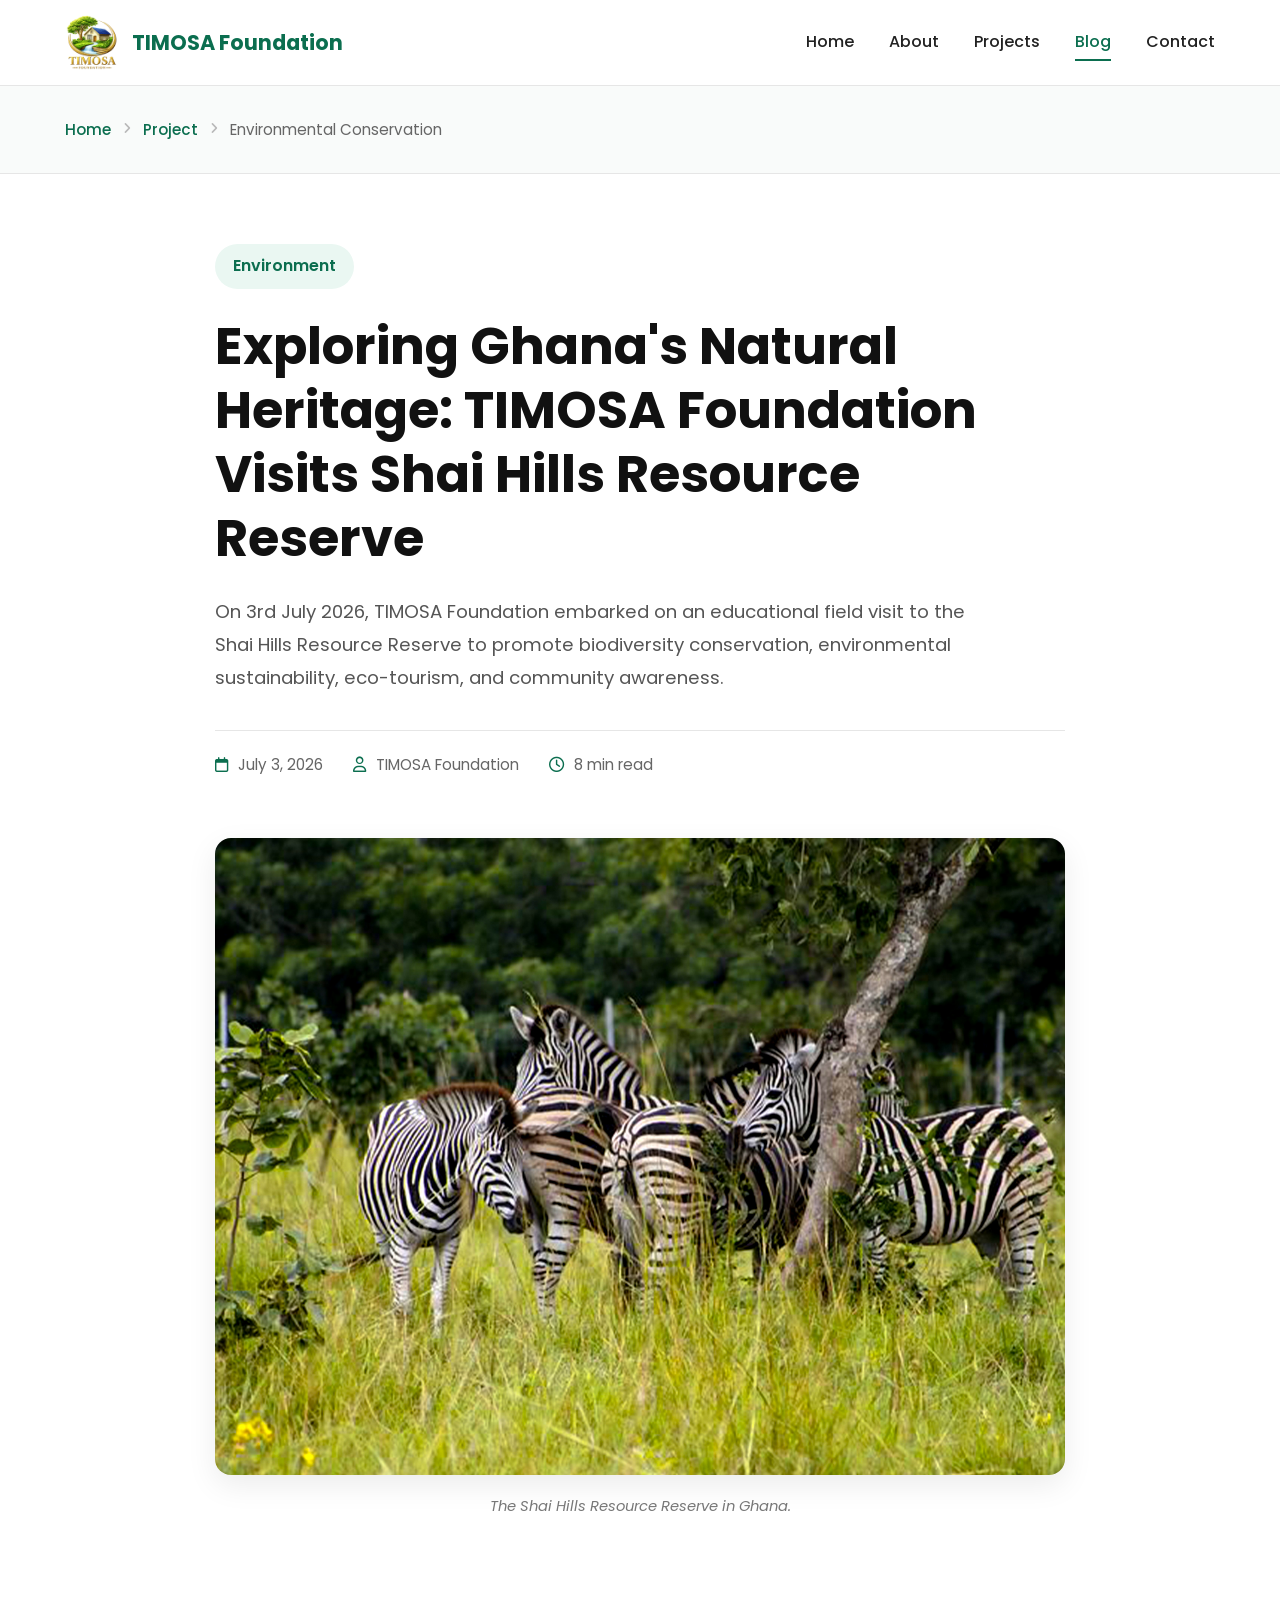
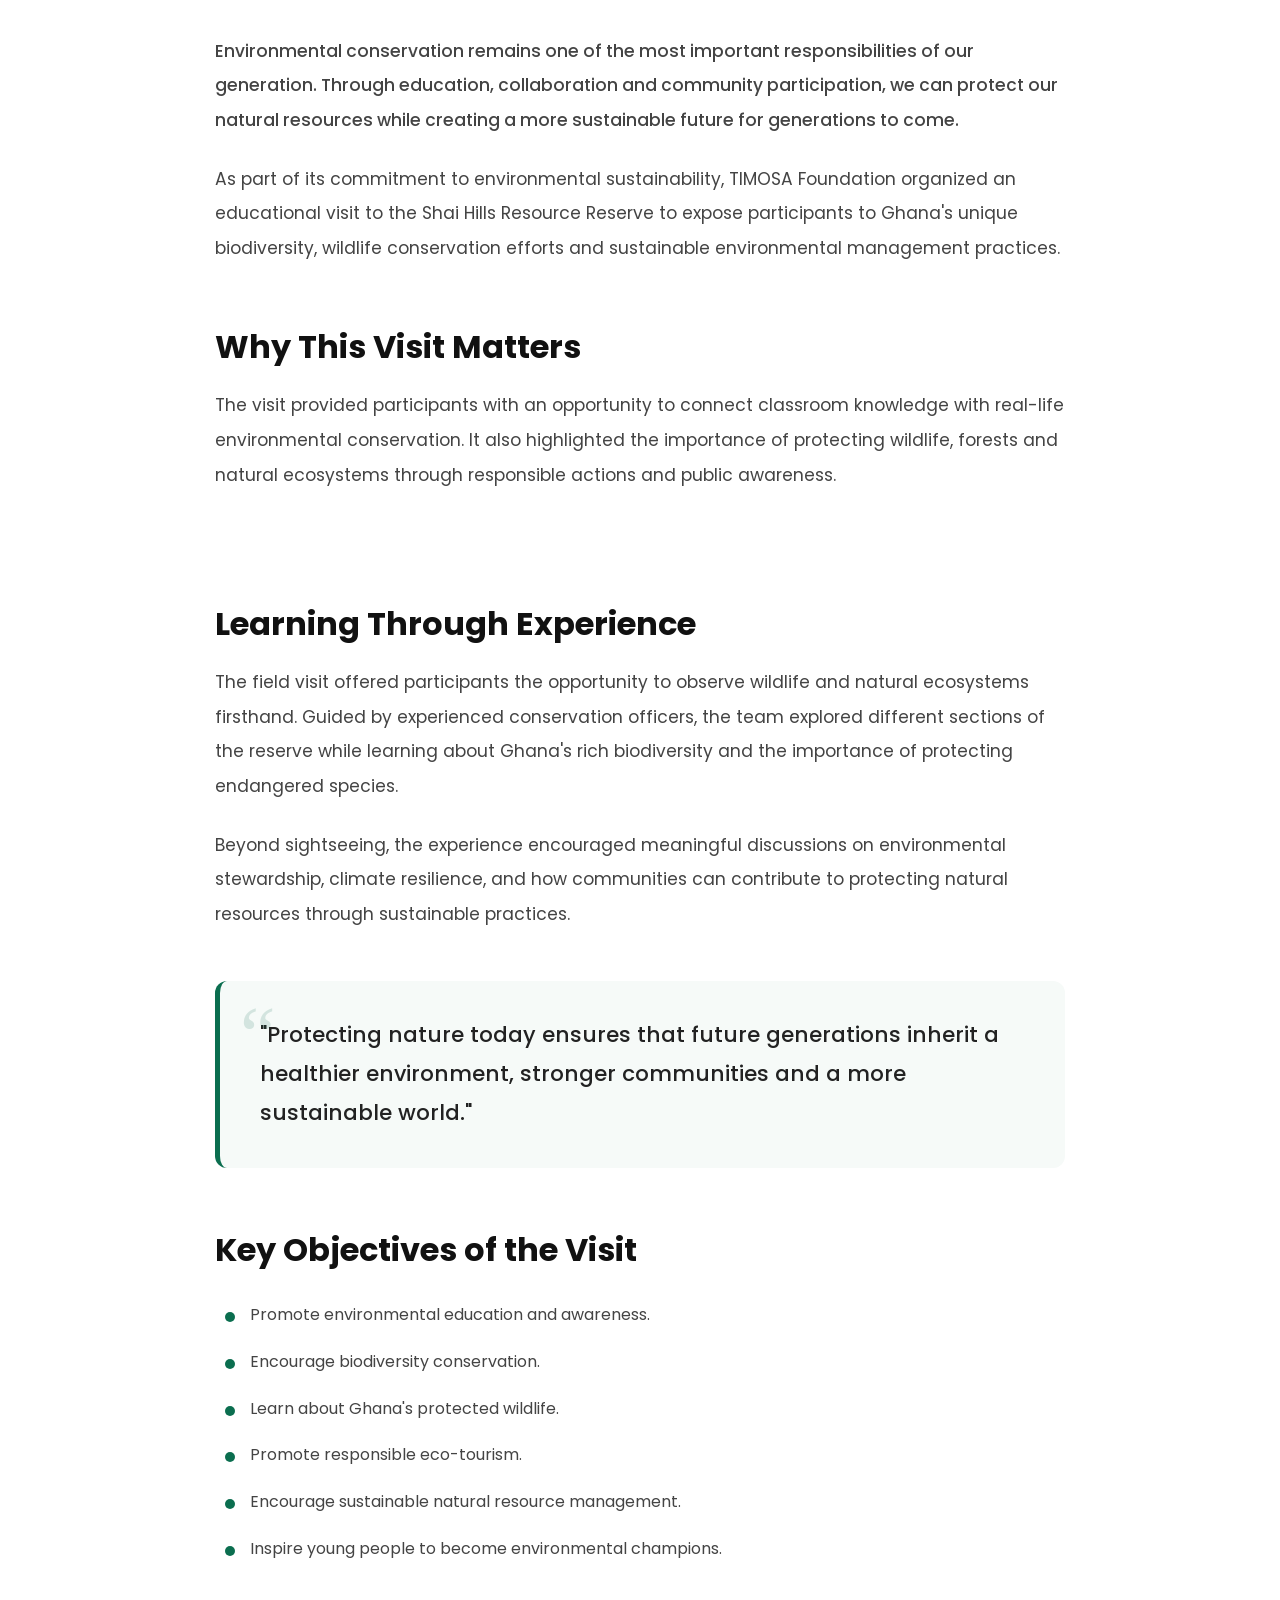
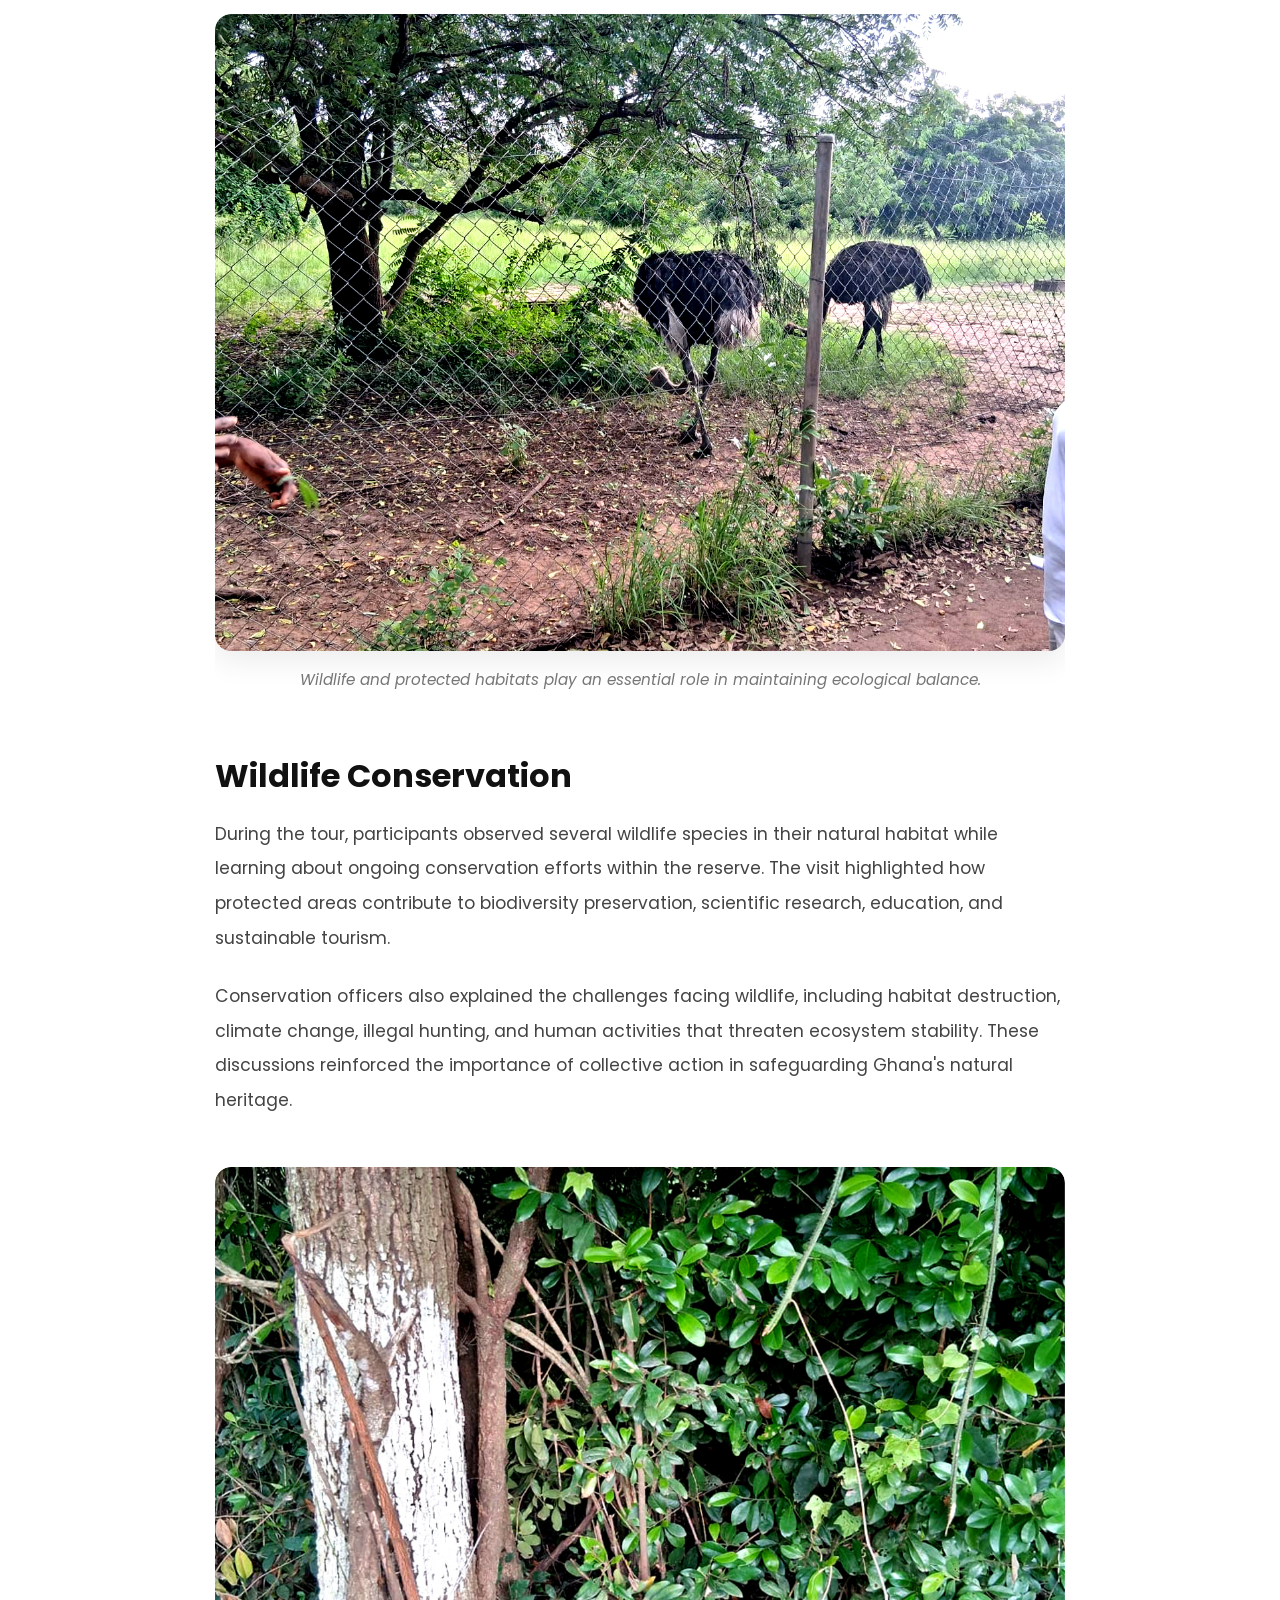
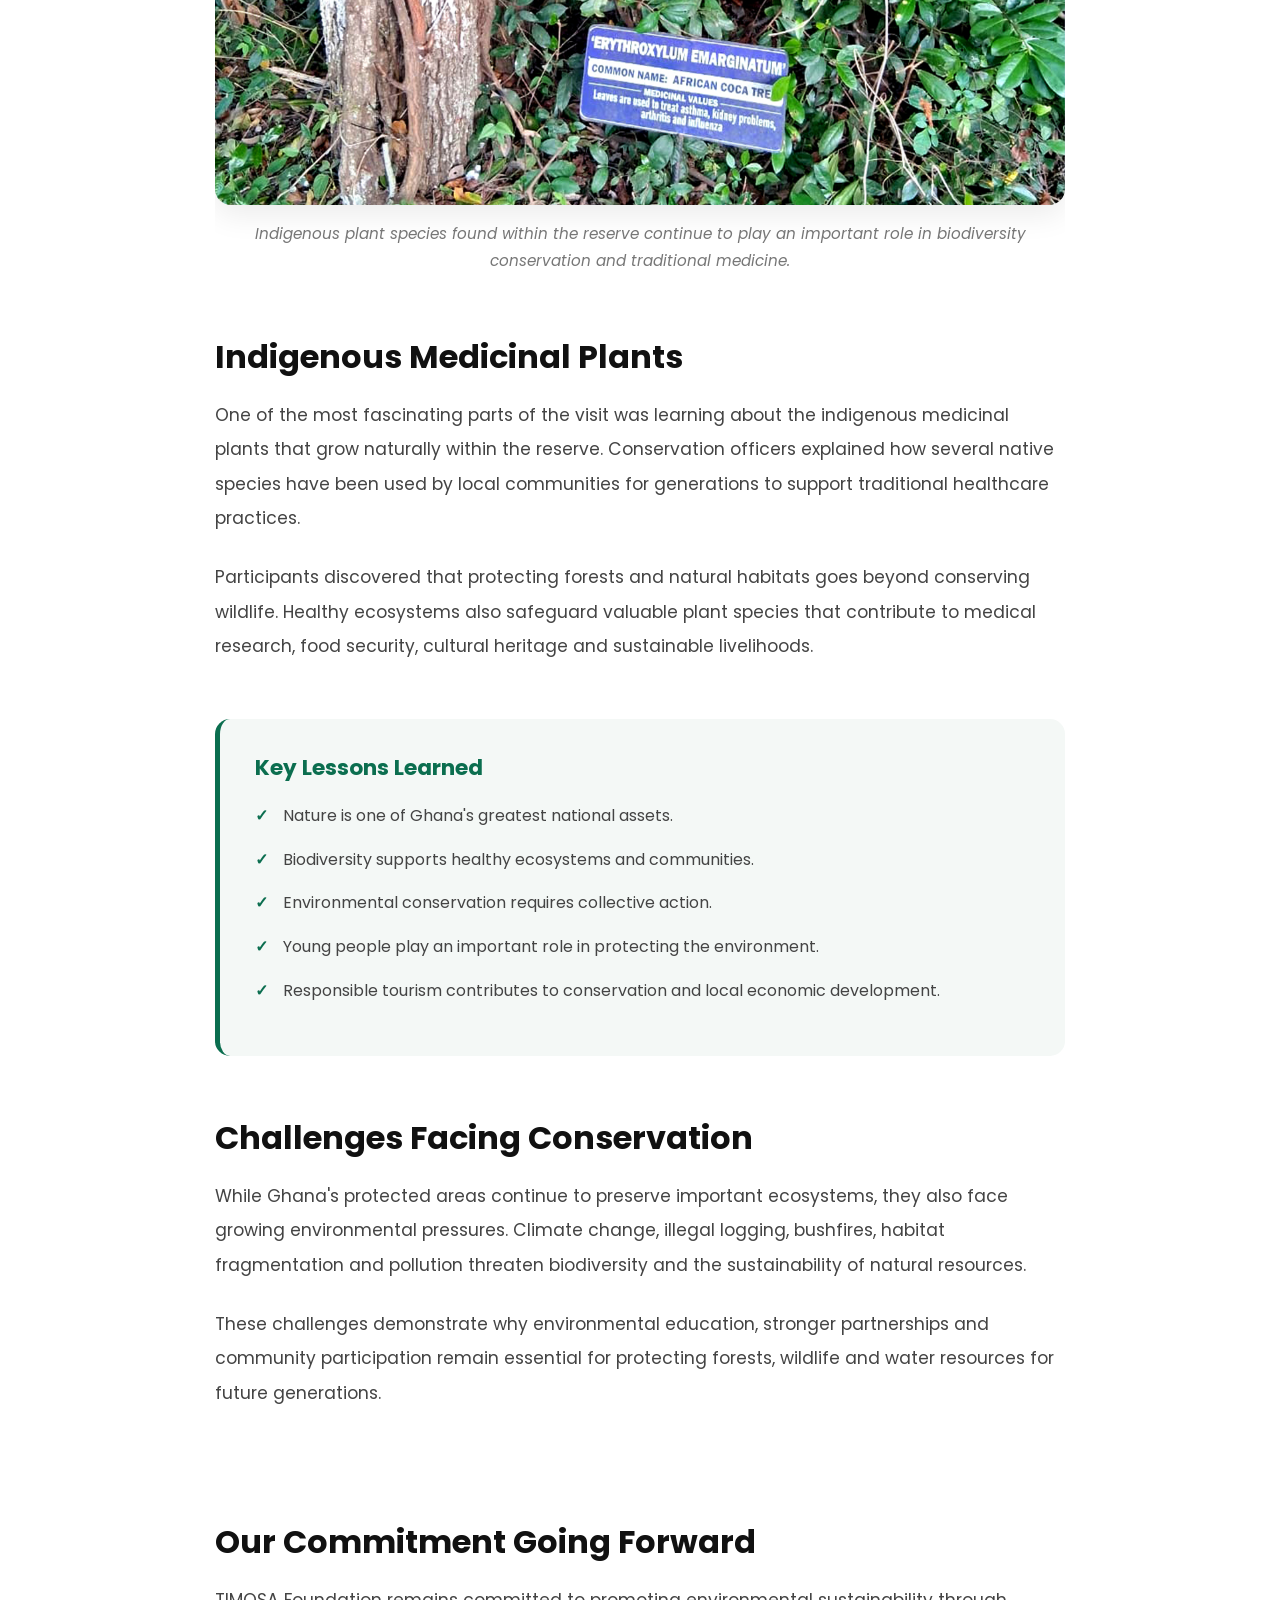
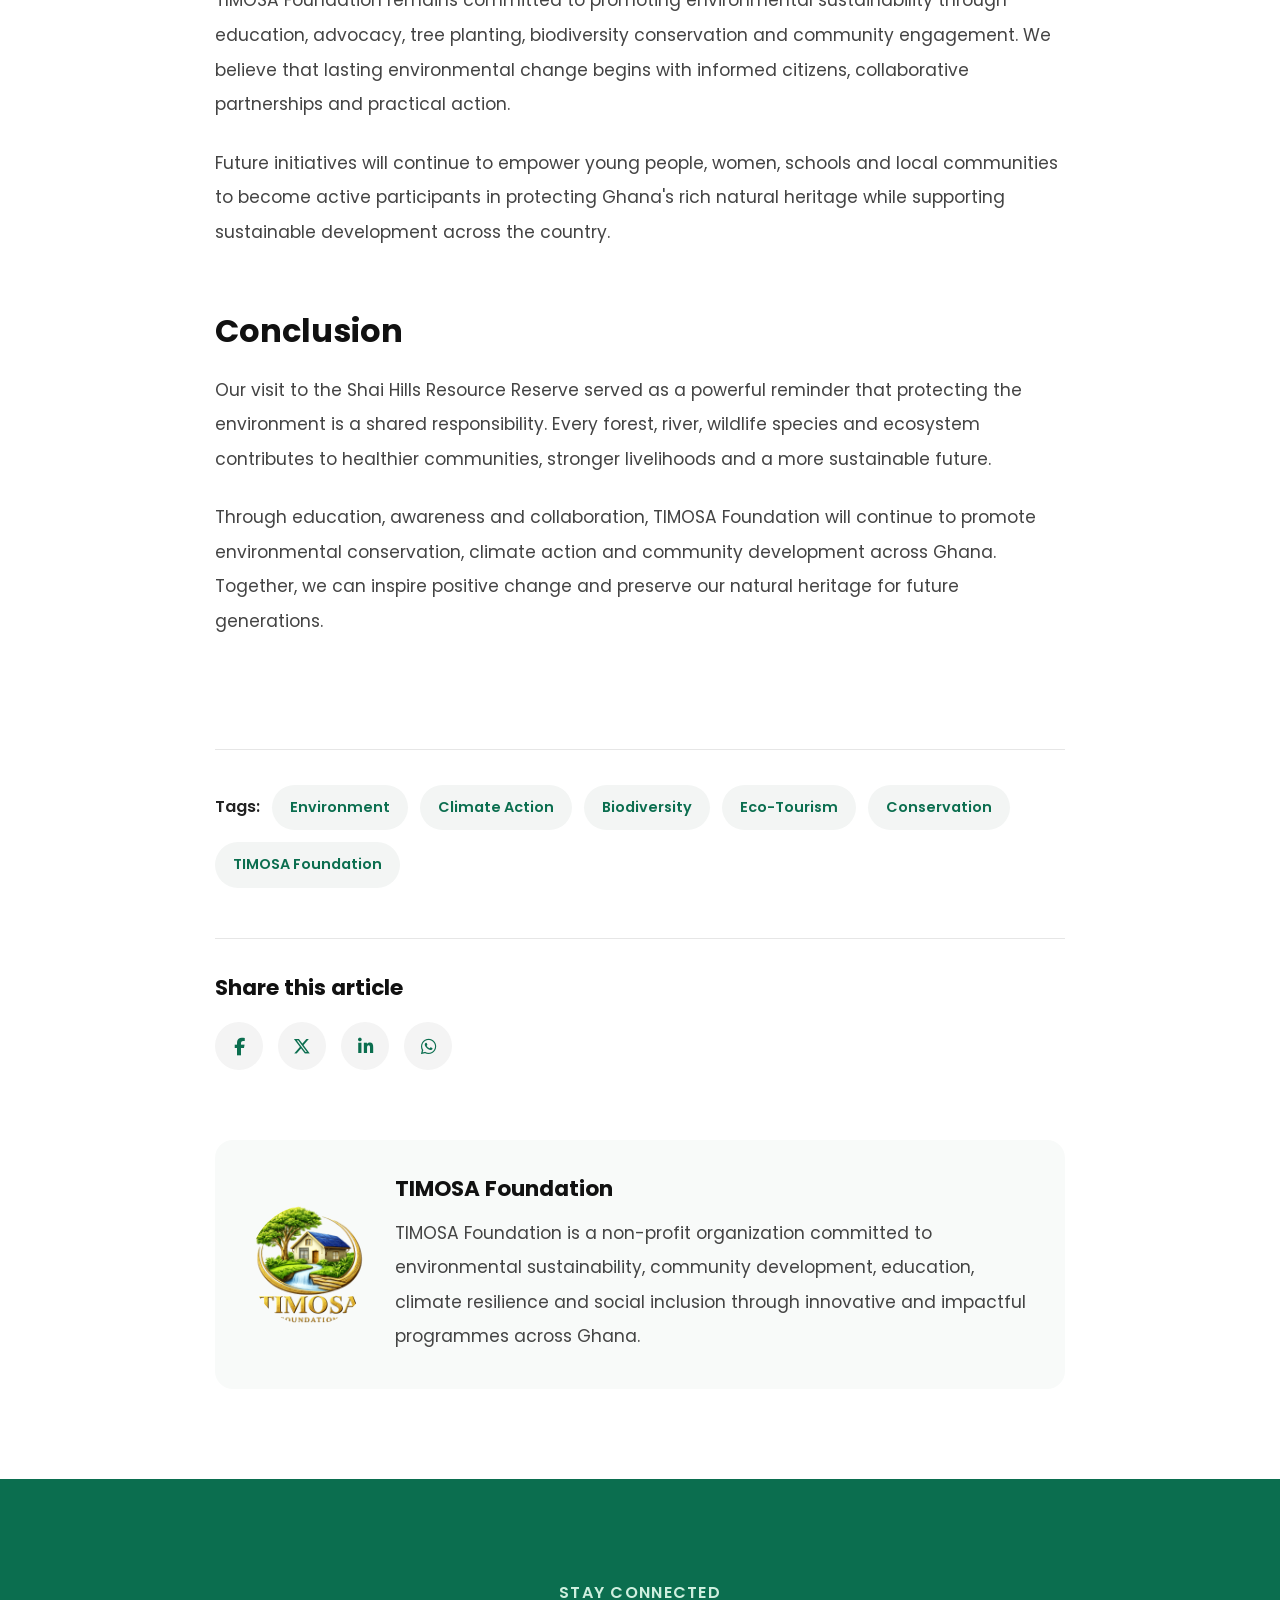
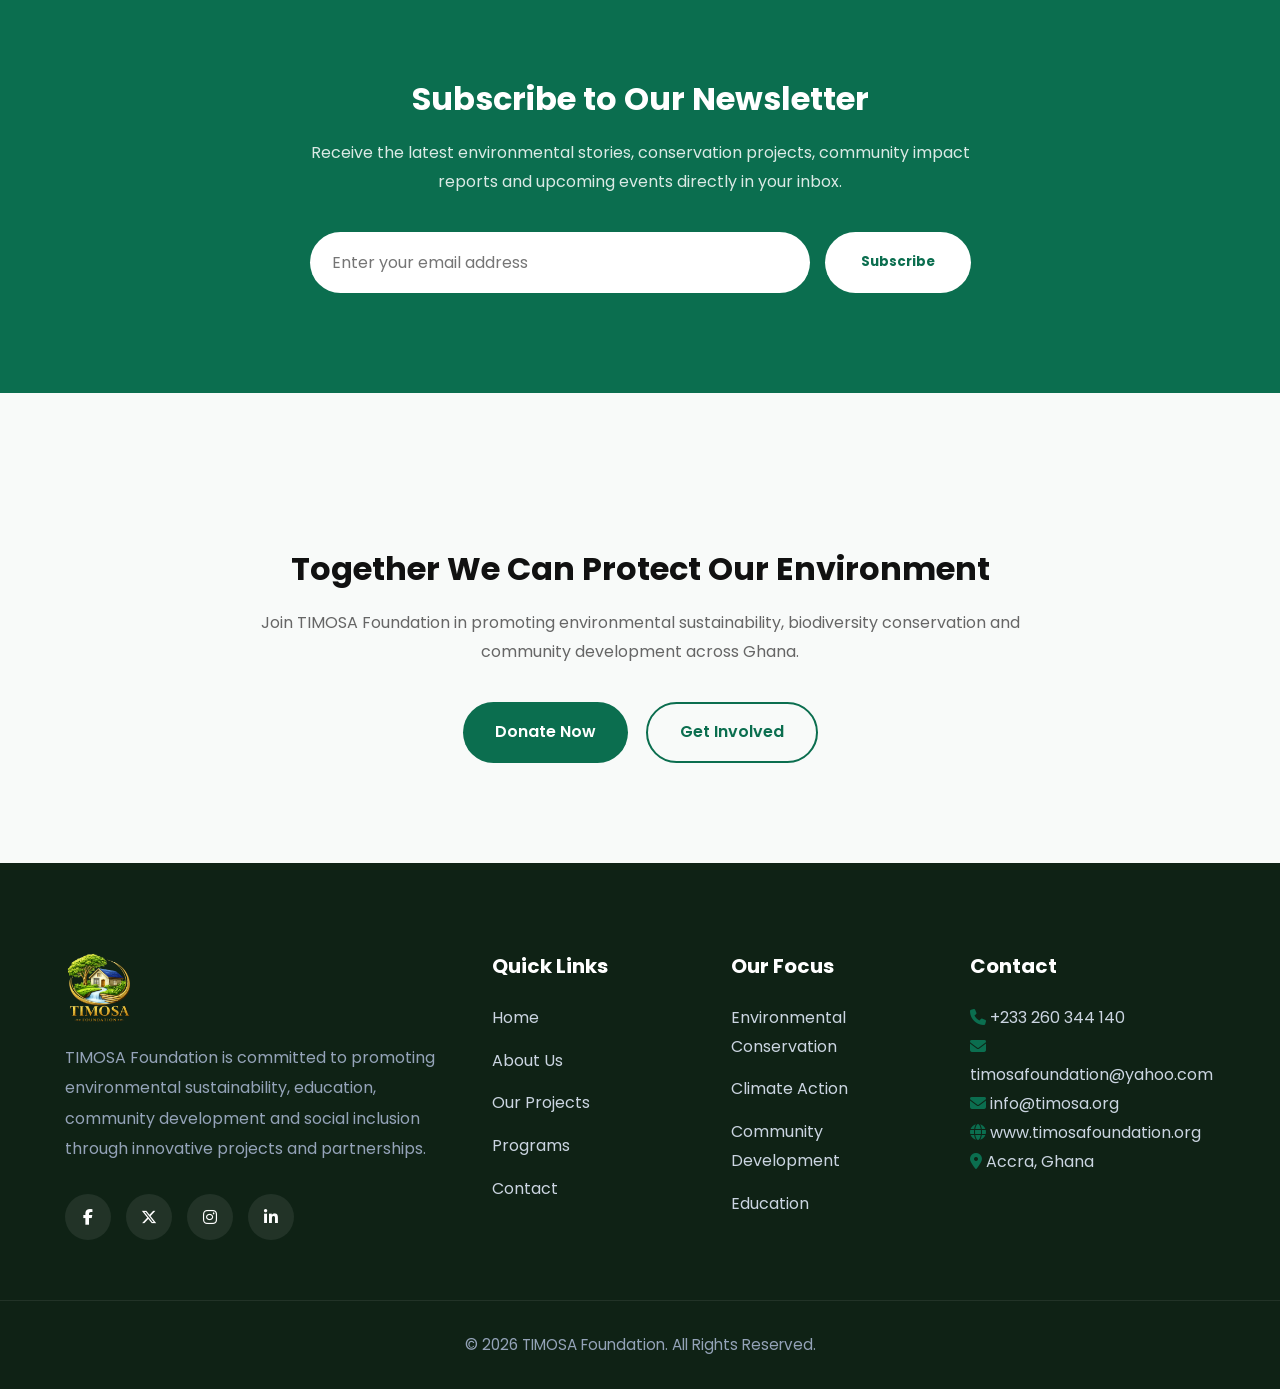
<file: blogs.html>
<!DOCTYPE html>
<html lang="en">

<head>

    <meta charset="UTF-8">

    <meta name="viewport"
        content="width=device-width, initial-scale=1.0">

    <title>Blog Details | TIMOSA Foundation</title>

    <meta name="description"
        content="Read the latest environmental news, community stories and conservation initiatives from TIMOSA Foundation.">

    <!-- Google Font -->

    <link rel="preconnect"
        href="https://fonts.googleapis.com">

    <link rel="preconnect"
        href="https://fonts.gstatic.com"
        crossorigin>

    <link href="https://fonts.googleapis.com/css2?family=Poppins:wght@300;400;500;600;700;800&display=swap"
        rel="stylesheet">

    <!-- Font Awesome -->

    <link rel="stylesheet"
        href="https://cdnjs.cloudflare.com/ajax/libs/font-awesome/6.7.2/css/all.min.css">

    <!-- CSS -->

    <link rel="stylesheet"
        href="css/blogs-details.css">

<!--=================================
FAVICON
==================================-->

<link rel="icon" type="image/png" href="logo/logo-green.png">

<link rel="shortcut icon" href="logo/logo-green.png">

<link rel="apple-touch-icon" href="logo/logo-green.png">

</head>

<body>

    <!--====================================
    PRELOADER
    =====================================-->

    <div id="preloader">

        <div class="loader"></div>

    </div>



    <!--====================================
    HEADER
    =====================================-->

    <header>

        <div class="container navbar">

            <a href="index.html"
                class="logo">

                <img src="logo/logo-green.png"
                    alt="TIMOSA Foundation">

                <span>

                    TIMOSA Foundation

                </span>

            </a>

            <nav>

                <ul class="nav-links">

                    <li>

                        <a href="index.html">

                            Home

                        </a>

                    </li>

                    <li>

                        <a href="about.html">

                            About

                        </a>

                    </li>

                    <li>

                        <a href="projects.html">

                            Projects

                        </a>

                    </li>

                    <li>

                        <a href="blog.html"
                            class="active">

                            Blog

                        </a>

                    </li>
<!--============================================
                    <li>

                        <a href="gallery.html">

                            Gallery

                        </a>

                    </li>
=========-->

                    <li>

                        <a href="contact.html">

                            Contact

                        </a>

                    </li>

                </ul>

            </nav>

            <div class="menu-toggle">

                <span></span>

                <span></span>

                <span></span>

            </div>

        </div>

    </header>



    <!--====================================
    BREADCRUMB
    =====================================-->

    <section class="breadcrumb">

        <div class="container">

            <a href="index.html">

                Home

            </a>

            <i class="fas fa-angle-right"></i>

            <a href="projects.html">

                Project

            </a>

            <i class="fas fa-angle-right"></i>

            <span>

                Environmental Conservation

            </span>

        </div>

    </section>



    <!--====================================
    ARTICLE HEADER
    =====================================-->

    <section class="article-header">

        <div class="container article-container">

            <span class="category">

                Environment

            </span>

            <h1>

                Exploring Ghana's Natural Heritage:
                TIMOSA Foundation Visits
                Shai Hills Resource Reserve

            </h1>

            <p class="summary">

                On 3rd July 2026, TIMOSA Foundation embarked on an educational
                field visit to the Shai Hills Resource Reserve to promote
                biodiversity conservation, environmental sustainability,
                eco-tourism, and community awareness.

            </p>

            <div class="article-meta">

                <div>

                    <i class="far fa-calendar"></i>

                    July 3, 2026

                </div>

                <div>

                    <i class="far fa-user"></i>

                    TIMOSA Foundation

                </div>

                <div>

                    <i class="far fa-clock"></i>

                    8 min read

                </div>

            </div>

        </div>

    </section>



    <!--====================================
    FEATURED IMAGE
    =====================================-->

    <section class="featured-image">

        <div class="container article-container">

            <img src="images/blog/shaihills.jpg"
                alt="TIMOSA Foundation at Shai Hills">

            <p class="image-caption">

                <!------Members of TIMOSA Foundation during the educational field visit
                to ----> The Shai Hills Resource Reserve in Ghana.

            </p>

        </div>

    </section>



    <!--====================================
    ARTICLE CONTENT
    =====================================-->

    <section class="article-content">

        <div class="container article-container">

            <p class="lead">

                Environmental conservation remains one of the most important
                responsibilities of our generation. Through education,
                collaboration and community participation, we can protect our
                natural resources while creating a more sustainable future for
                generations to come.

            </p>

            <p>

                As part of its commitment to environmental sustainability,
                TIMOSA Foundation organized an educational visit to the
                Shai Hills Resource Reserve to expose participants to Ghana's
                unique biodiversity, wildlife conservation efforts and
                sustainable environmental management practices.

            </p>

            <h2>

                Why This Visit Matters

            </h2>

            <p>

                The visit provided participants with an opportunity to connect
                classroom knowledge with real-life environmental conservation.
                It also highlighted the importance of protecting wildlife,
                forests and natural ecosystems through responsible actions and
                public awareness.

            </p>
                        <!--====================================
            IMAGE
            =====================================-->

            <figure class="article-image">
                <!---=====================
                <img src="images/blog/shai-hills-1.jpg"
                    alt="Participants during the field visit">

                <figcaption>

                    Participants learning about biodiversity conservation
                    during the guided tour of the reserve.

                </figcaption>
                -=====================-->
            </figure>



            <h2>

                Learning Through Experience

            </h2>

            <p>

                The field visit offered participants the opportunity to observe
                wildlife and natural ecosystems firsthand. Guided by experienced
                conservation officers, the team explored different sections of
                the reserve while learning about Ghana's rich biodiversity and
                the importance of protecting endangered species.

            </p>

            <p>

                Beyond sightseeing, the experience encouraged meaningful
                discussions on environmental stewardship, climate resilience,
                and how communities can contribute to protecting natural
                resources through sustainable practices.

            </p>



            <!--====================================
            QUOTE
            =====================================-->

            <blockquote>

                "Protecting nature today ensures that future generations inherit
                a healthier environment, stronger communities and a more
                sustainable world."

            </blockquote>



            <h2>

                Key Objectives of the Visit

            </h2>

            <ul class="article-list">

                <li>

                    Promote environmental education and awareness.

                </li>

                <li>

                    Encourage biodiversity conservation.

                </li>

                <li>

                    Learn about Ghana's protected wildlife.

                </li>

                <li>

                    Promote responsible eco-tourism.

                </li>

                <li>

                    Encourage sustainable natural resource management.

                </li>

                <li>

                    Inspire young people to become environmental champions.

                </li>

            </ul>



            <!--====================================
            IMAGE
            =====================================-->

            <figure class="article-image">

                <img src="images/blog/shai5.jpg"
                    alt="Wildlife at Shai Hills">

                <figcaption>

                    Wildlife and protected habitats play an essential role in
                    maintaining ecological balance.

                </figcaption>

            </figure>



            <h2>

                Wildlife Conservation

            </h2>

            <p>

                During the tour, participants observed several wildlife species
                in their natural habitat while learning about ongoing
                conservation efforts within the reserve. The visit highlighted
                how protected areas contribute to biodiversity preservation,
                scientific research, education, and sustainable tourism.

            </p>

            <p>

                Conservation officers also explained the challenges facing
                wildlife, including habitat destruction, climate change, illegal
                hunting, and human activities that threaten ecosystem stability.
                These discussions reinforced the importance of collective action
                in safeguarding Ghana's natural heritage.

            </p>
                        <!--====================================
            IMAGE
            =====================================-->

            <figure class="article-image">

                <img src="images/blog/shai1.jpg"
                    alt="Medicinal plants at Shai Hills">

                <figcaption>

                    Indigenous plant species found within the reserve continue
                    to play an important role in biodiversity conservation and
                    traditional medicine.

                </figcaption>

            </figure>



            <h2>

                Indigenous Medicinal Plants

            </h2>

            <p>

                One of the most fascinating parts of the visit was learning
                about the indigenous medicinal plants that grow naturally within
                the reserve. Conservation officers explained how several native
                species have been used by local communities for generations to
                support traditional healthcare practices.

            </p>

            <p>

                Participants discovered that protecting forests and natural
                habitats goes beyond conserving wildlife. Healthy ecosystems
                also safeguard valuable plant species that contribute to medical
                research, food security, cultural heritage and sustainable
                livelihoods.

            </p>



            <!--====================================
            HIGHLIGHT BOX
            =====================================-->

            <div class="highlight-box">

                <h3>

                    Key Lessons Learned

                </h3>

                <ul>

                    <li>

                        Nature is one of Ghana's greatest national assets.

                    </li>

                    <li>

                        Biodiversity supports healthy ecosystems and communities.

                    </li>

                    <li>

                        Environmental conservation requires collective action.

                    </li>

                    <li>

                        Young people play an important role in protecting the
                        environment.

                    </li>

                    <li>

                        Responsible tourism contributes to conservation and
                        local economic development.

                    </li>

                </ul>

            </div>



            <h2>

                Challenges Facing Conservation

            </h2>

            <p>

                While Ghana's protected areas continue to preserve important
                ecosystems, they also face growing environmental pressures.
                Climate change, illegal logging, bushfires, habitat
                fragmentation and pollution threaten biodiversity and the
                sustainability of natural resources.

            </p>

            <p>

                These challenges demonstrate why environmental education,
                stronger partnerships and community participation remain
                essential for protecting forests, wildlife and water resources
                for future generations.

            </p>



            <!--====================================
            IMAGE
            =====================================-->

            <figure class="article-image">
            
            <!-----=====================
                <img src="images/blog/shai-hills-4.jpg"
                    alt="TIMOSA Foundation members">

                <figcaption>

                    Participants reflecting on the importance of environmental
                    stewardship after completing the educational tour.

                </figcaption>
            ==-------->
            </figure>



            <h2>

                Our Commitment Going Forward

            </h2>

            <p>

                TIMOSA Foundation remains committed to promoting environmental
                sustainability through education, advocacy, tree planting,
                biodiversity conservation and community engagement. We believe
                that lasting environmental change begins with informed citizens,
                collaborative partnerships and practical action.

            </p>

            <p>

                Future initiatives will continue to empower young people,
                women, schools and local communities to become active
                participants in protecting Ghana's rich natural heritage while
                supporting sustainable development across the country.

            </p>
            <!--====================================
            CONCLUSION
            =====================================-->

            <h2>

                Conclusion

            </h2>

            <p>

                Our visit to the Shai Hills Resource Reserve served as a
                powerful reminder that protecting the environment is a shared
                responsibility. Every forest, river, wildlife species and
                ecosystem contributes to healthier communities, stronger
                livelihoods and a more sustainable future.

            </p>

            <p>

                Through education, awareness and collaboration, TIMOSA
                Foundation will continue to promote environmental
                conservation, climate action and community development across
                Ghana. Together, we can inspire positive change and preserve
                our natural heritage for future generations.

            </p>



            <!--====================================
            FINAL IMAGE
            =====================================-->


            
            <figure class="article-image">
                <!---=====================
                <img src="images/blog/shai-hills-5.jpg"
                    alt="TIMOSA Foundation group photo">

                <figcaption>

                    TIMOSA Foundation members pose for a group photograph after
                    a successful educational and environmental conservation
                    field visit.

                </figcaption>
                ------------>
            </figure>



            <!--====================================
            ARTICLE TAGS
            =====================================-->

            <div class="article-tags">

                <span>Tags:</span>

                <a href="https://www.bing.com/search?q=environment&cvid=b7cb10a60c2a427fa274c51b5ca08c02&gs_lcrp=EgRlZGdlKgkIABBFGDsY-QcyCQgAEEUYOxj5BzIGCAEQRRg5MgYIAhAAGEAyBggDEAAYQDIGCAQQABhAMgYIBRAAGEAyBggGEAAYQDIGCAcQABhAMgYICBBFGD3SAQgyMzM1ajBqOagCCLACAQ&FORM=ANAB01&PC=EDGEDSE">Environment</a>

                <a href="https://www.bing.com/search?qs=AS&pq=Climate+Action&sk=CSYN1&sc=16-14&q=climate+action&cvid=1e37c567ed874226bba11d09465ed309&gs_lcrp=EgRlZGdlKgYIABAAGEAyBggAEAAYQDIGCAEQABhAMgYIAhAAGEAyBggDEAAYQDIGCAQQABhAMgYIBRAAGEAyBggGEC4YQDIGCAcQABhAMgYICBAAGEDSAQc0OTVqMGo5qAIAsAIA&FORM=ANAB01&PC=EDGEDSE">Climate Action</a>

                <a href="https://www.bing.com/search?q=biodiversity&cvid=b7cb10a60c2a427fa274c51b5ca08c02&gs_lcrp=EgRlZGdlKgkIABBFGDsY-QcyCQgAEEUYOxj5BzIGCAEQRRg5MgYIAhAAGEAyBggDEAAYQDIGCAQQABhAMgYIBRAAGEAyBggGEAAYQDIGCAcQABhAMgYICBBFGD3SAQgyMzM1ajBqOagCCLACAQ&FORM=ANAB01&PC=EDGEDSE">Biodiversity</a>

                <a href="https://www.bing.com/search?q=eco-tourism&cvid=b7cb10a60c2a427fa274c51b5ca08c02&gs_lcrp=EgRlZGdlKgkIABBFGDsY-QcyCQgAEEUYOxj5BzIGCAEQRRg5MgYIAhAAGEAyBggDEAAYQDIGCAQQABhAMgYIBRAAGEAyBggGEAAYQDIGCAcQABhAMgYICBBFGD3SAQgyMzM1ajBqOagCCLACAQ&FORM=ANAB01&PC=EDGEDSE">Eco-Tourism</a>

                <a href="https://www.bing.com/search?q=conservation&cvid=b7cb10a60c2a427fa274c51b5ca08c02&gs_lcrp=EgRlZGdlKgkIABBFGDsY-QcyCQgAEEUYOxj5BzIGCAEQRRg5MgYIAhAAGEAyBggDEAAYQDIGCAQQABhAMgYIBRAAGEAyBggGEAAYQDIGCAcQABhAMgYICBBFGD3SAQgyMzM1ajBqOagCCLACAQ&FORM=ANAB01&PC=EDGEDSE">Conservation</a>

                <a href="index.html">TIMOSA Foundation</a>

            </div>



            <!--====================================
            SHARE ARTICLE
            =====================================-->

            <div class="share-article">

                <h3>

                    Share this article

                </h3>

                <div class="social-links">

                    <a href="#">

                        <i class="fab fa-facebook-f"></i>

                    </a>

                    <a href="#">

                        <i class="fab fa-x-twitter"></i>

                    </a>

                    <a href="#">

                        <i class="fab fa-linkedin-in"></i>

                    </a>

                    <a href="#">

                        <i class="fab fa-whatsapp"></i>

                    </a>

                </div>

            </div>



            <!--====================================
            AUTHOR
            =====================================-->

            <div class="author-box">

                <img src="logo/logo-green.png"
                    alt="TIMOSA Foundation">

                <div>

                    <h3>

                        TIMOSA Foundation

                    </h3>

                    <p>

                        TIMOSA Foundation is a non-profit organization committed
                        to environmental sustainability, community
                        development, education, climate resilience and social
                        inclusion through innovative and impactful programmes
                        across Ghana.

                    </p>

                </div>

            </div>

        </div>

    </section>



    <!--====================================
    ARTICLE NAVIGATION
    =====================================-->


    <!--====================================
    <section class="article-navigation">

        <div class="container article-container">

            <a href="#">

                <small>

                    Previous Article

                </small>

                <h4>

                    Five Ways Communities Can Help Protect Forests

                </h4>

            </a>

            <a href="#"
                class="next">

                <small>

                    Next Article

                </small>

                <h4>

                    Youth Leadership for Climate Action in Ghana

                </h4>

            </a>

        </div>

    </section>



    ====================================
    RELATED ARTICLES
   

    <section class="related-posts">

        <div class="container">

            <h2>

                Related Articles

            </h2>

            <div class="related-grid">

                <article class="post-card">

                    <img src="images/blog/blog1.jpg"
                        alt="Tree Planting">

                    <div class="post-content">

                        <span>

                            Environment

                        </span>

                        <h3>

                            Restoring Forest Landscapes Through Community Tree
                            Planting

                        </h3>

                        <a href="#">

                            Read More

                            <i class="fas fa-arrow-right"></i>

                        </a>

                    </div>

                </article>

                <article class="post-card">

                    <img src="images/blog/blog2.jpg"
                        alt="Climate">

                    <div class="post-content">

                        <span>

                            Climate

                        </span>

                        <h3>

                            Building Climate-Resilient Communities Across Ghana

                        </h3>

                        <a href="#">

                            Read More

                            <i class="fas fa-arrow-right"></i>

                        </a>

                    </div>

                </article>

                <article class="post-card">

                    <img src="images/blog/blog3.jpg"
                        alt="Education">

                    <div class="post-content">

                        <span>

                            Education

                        </span>

                        <h3>

                            Why Environmental Education Matters for Young People

                        </h3>

                        <a href="#">

                            Read More

                            <i class="fas fa-arrow-right"></i>

                        </a>

                    </div>

                </article>

            </div>

        </div>

    </section>
 =====================================-->
        <!--====================================
    NEWSLETTER
    =====================================-->

    <section class="newsletter">

        <div class="container">

            <div class="newsletter-content">

                <span>

                    Stay Connected

                </span>

                <h2>

                    Subscribe to Our Newsletter

                </h2>

                <p>

                    Receive the latest environmental stories, conservation
                    projects, community impact reports and upcoming events
                    directly in your inbox.

                </p>

                <form class="newsletter-form">

                    <input type="email"
                        placeholder="Enter your email address"
                        required>

                    <button type="submit">

                        Subscribe

                    </button>

                </form>

            </div>

        </div>

    </section>



    <!--====================================
    CALL TO ACTION
    =====================================-->

    <section class="cta">

        <div class="container">

            <div class="cta-content">

                <h2>

                    Together We Can Protect Our Environment

                </h2>

                <p>

                    Join TIMOSA Foundation in promoting environmental
                    sustainability, biodiversity conservation and community
                    development across Ghana.

                </p>

                <div class="cta-buttons">

                    <a href="donate.html"
                        class="btn btn-primary">

                        Donate Now

                    </a>

                    <a href="contact.html"
                        class="btn btn-outline">

                        Get Involved

                    </a>

                </div>

            </div>

        </div>

    </section>



    <!--====================================
    FOOTER
    =====================================-->

    <footer>

        <div class="container">

            <div class="footer-grid">

                <!-- Column 1 -->

                <div class="footer-about">

                    <img src="logo/logo-green.png"
                        alt="TIMOSA Foundation Logo">

                    <p>

                        TIMOSA Foundation is committed to promoting
                        environmental sustainability, education,
                        community development and social inclusion
                        through innovative projects and partnerships.

                    </p>

                    <div class="footer-social">

                        <a href="#">

                            <i class="fab fa-facebook-f"></i>

                        </a>

                        <a href="#">

                            <i class="fab fa-x-twitter"></i>

                        </a>

                        <a href="#">

                            <i class="fab fa-instagram"></i>

                        </a>

                        <a href="#">

                            <i class="fab fa-linkedin-in"></i>

                        </a>

                    </div>

                </div>



                <!-- Column 2 -->

                <div class="footer-links">

                    <h3>

                        Quick Links

                    </h3>

                    <ul>

                        <li>

                            <a href="index.html">

                                Home

                            </a>

                        </li>

                        <li>

                            <a href="about.html">

                                About Us

                            </a>

                        </li>

                        <li>

                            <a href="projects.html">

                                Our Projects

                            </a>

                        </li>

                        <li>

                            <a href="programs.html">

                                Programs

                            </a>

                        </li>

                        <li>

                            <a href="contact.html">

                                Contact

                            </a>

                        </li>

                    </ul>

                </div>



                <!-- Column 3 -->

                <div class="footer-links">

                    <h3>

                        Our Focus

                    </h3>

                    <ul>

                        <li>

                            Environmental Conservation

                        </li>

                        <li>

                            Climate Action

                        </li>

                        <li>

                            Community Development

                        </li>

                        <li>

                            Education

                        </li>


                    </ul>

                </div>



                <!-- Column 4 -->

                <div class="footer-contact">

                    <h3>

                         Contact

                    </h3>


                     <ul class="footer-contact">



                    <li>

                        <i class="fas fa-phone"></i>
                        <a href="tel:+233260344140">+233 260 344 140</a>


                    </li>

                    <li>

                        <i class="fas fa-envelope"></i>

                    <a href="mailto:timosafoundation@yahoo.com"> timosafoundation@yahoo.com </a>
			        
                    </li>

                    <li>

                    <i class="fas fa-envelope"></i>
			        <a href="mailto:info@timosa.org"> info@timosa.org </a>

                    </li>

                    <li>

                        <i class="fas fa-globe"></i>

                        www.timosafoundation.org

                    </li>

                    <li>

                        <i class="fas fa-location-dot"></i>

                        Accra, Ghana

                    </li>

                </ul>


                </div>

            </div>







        </div>



            <!-- Footer Bottom -->

            <div class="footer-bottom">

                <p>

                    © 2026 TIMOSA Foundation. All Rights Reserved.

                </p>

            </div>

        </div>

    </footer>



    <!--====================================
    BACK TO TOP
    =====================================-->

    <button id="backToTop"
        aria-label="Back to Top">

        <i class="fas fa-arrow-up"></i>

    </button>



    <!--====================================
    JAVASCRIPT
    =====================================-->

    <script src="js/blogs-details.js"></script>

</body>

</html>
</file>
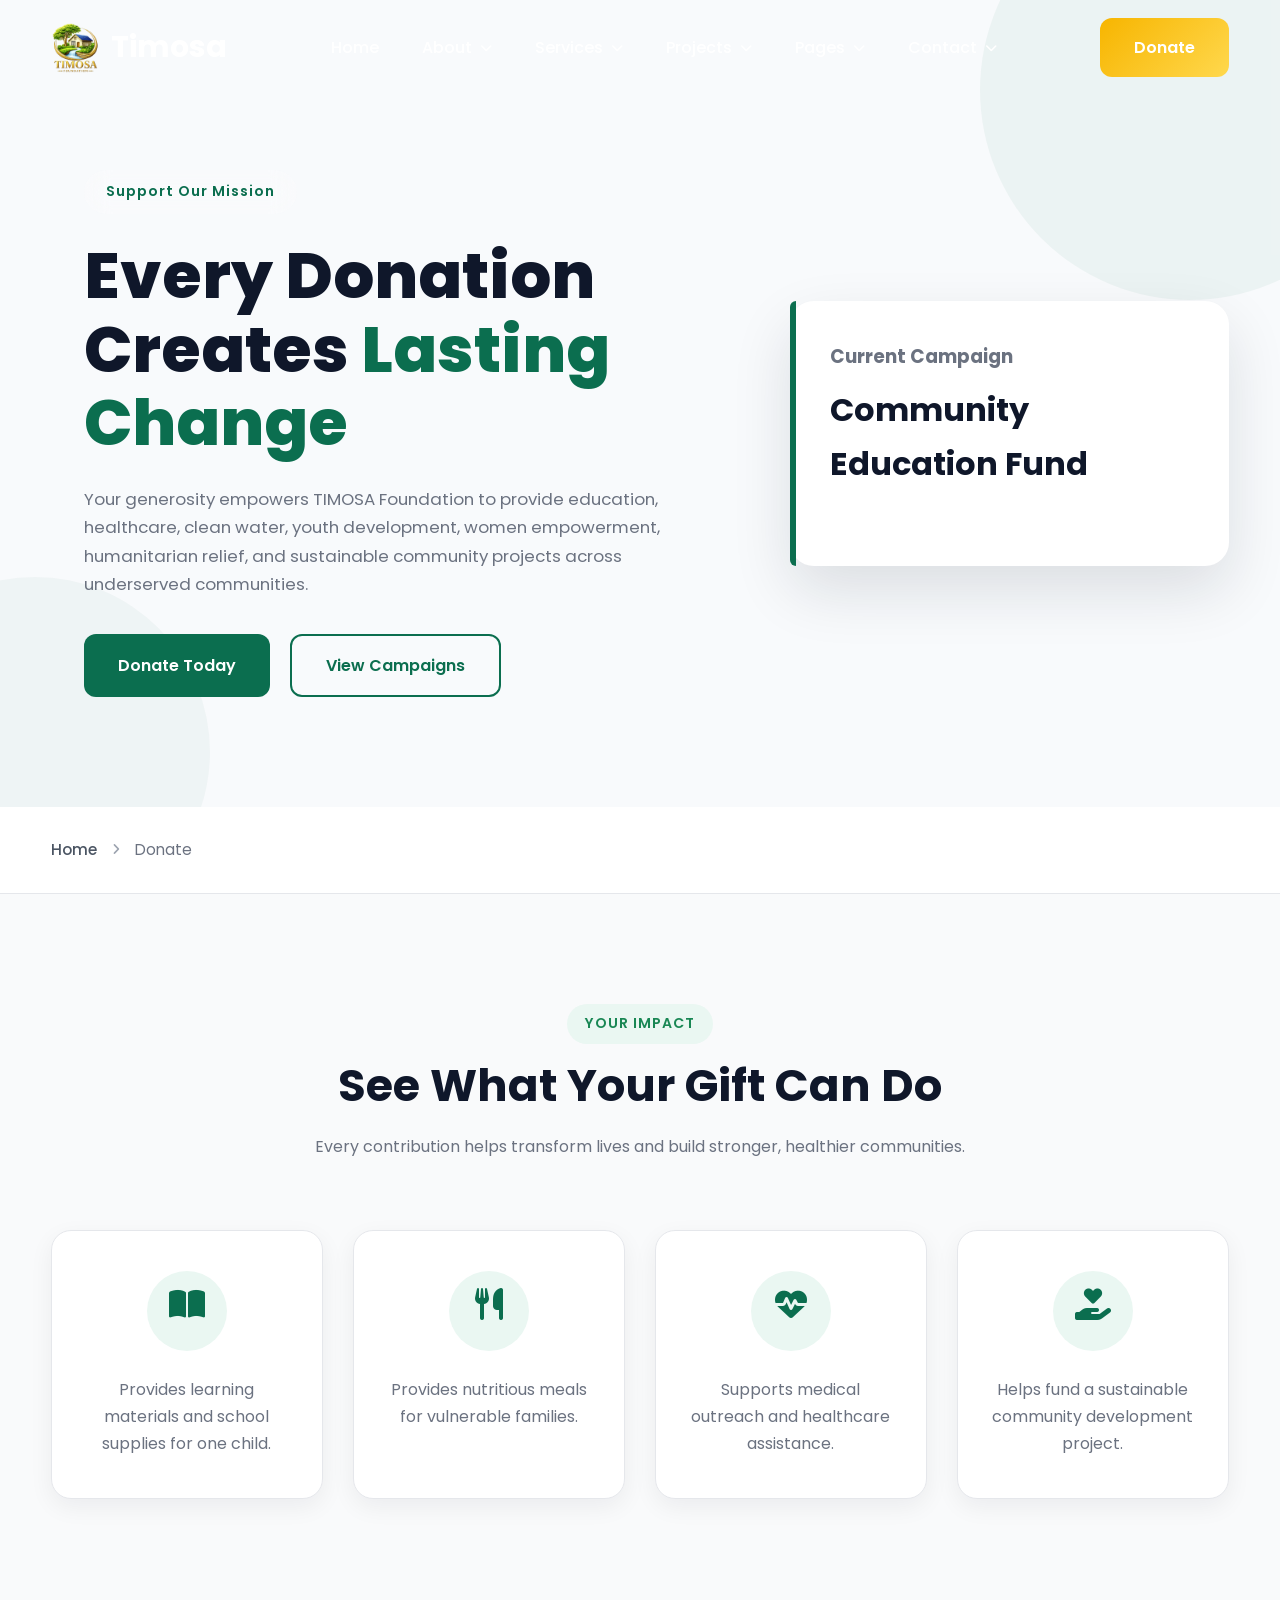
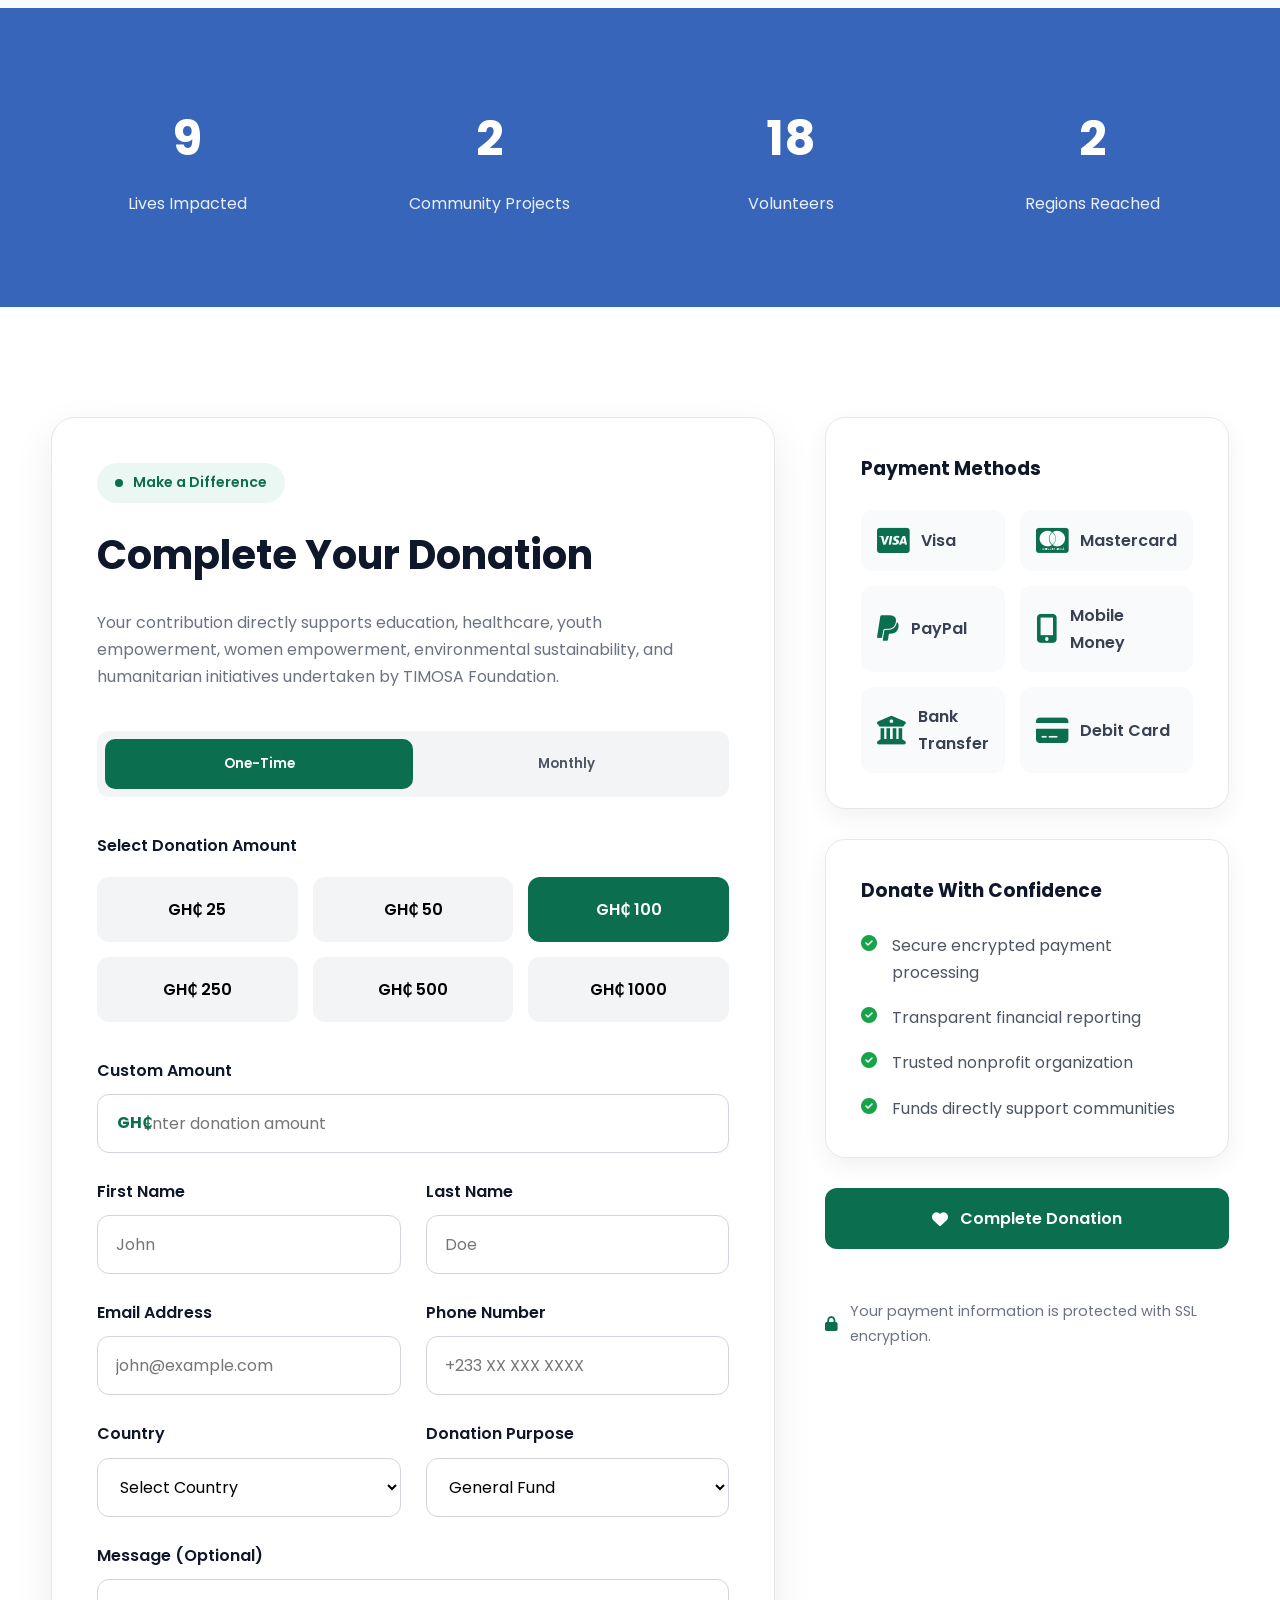
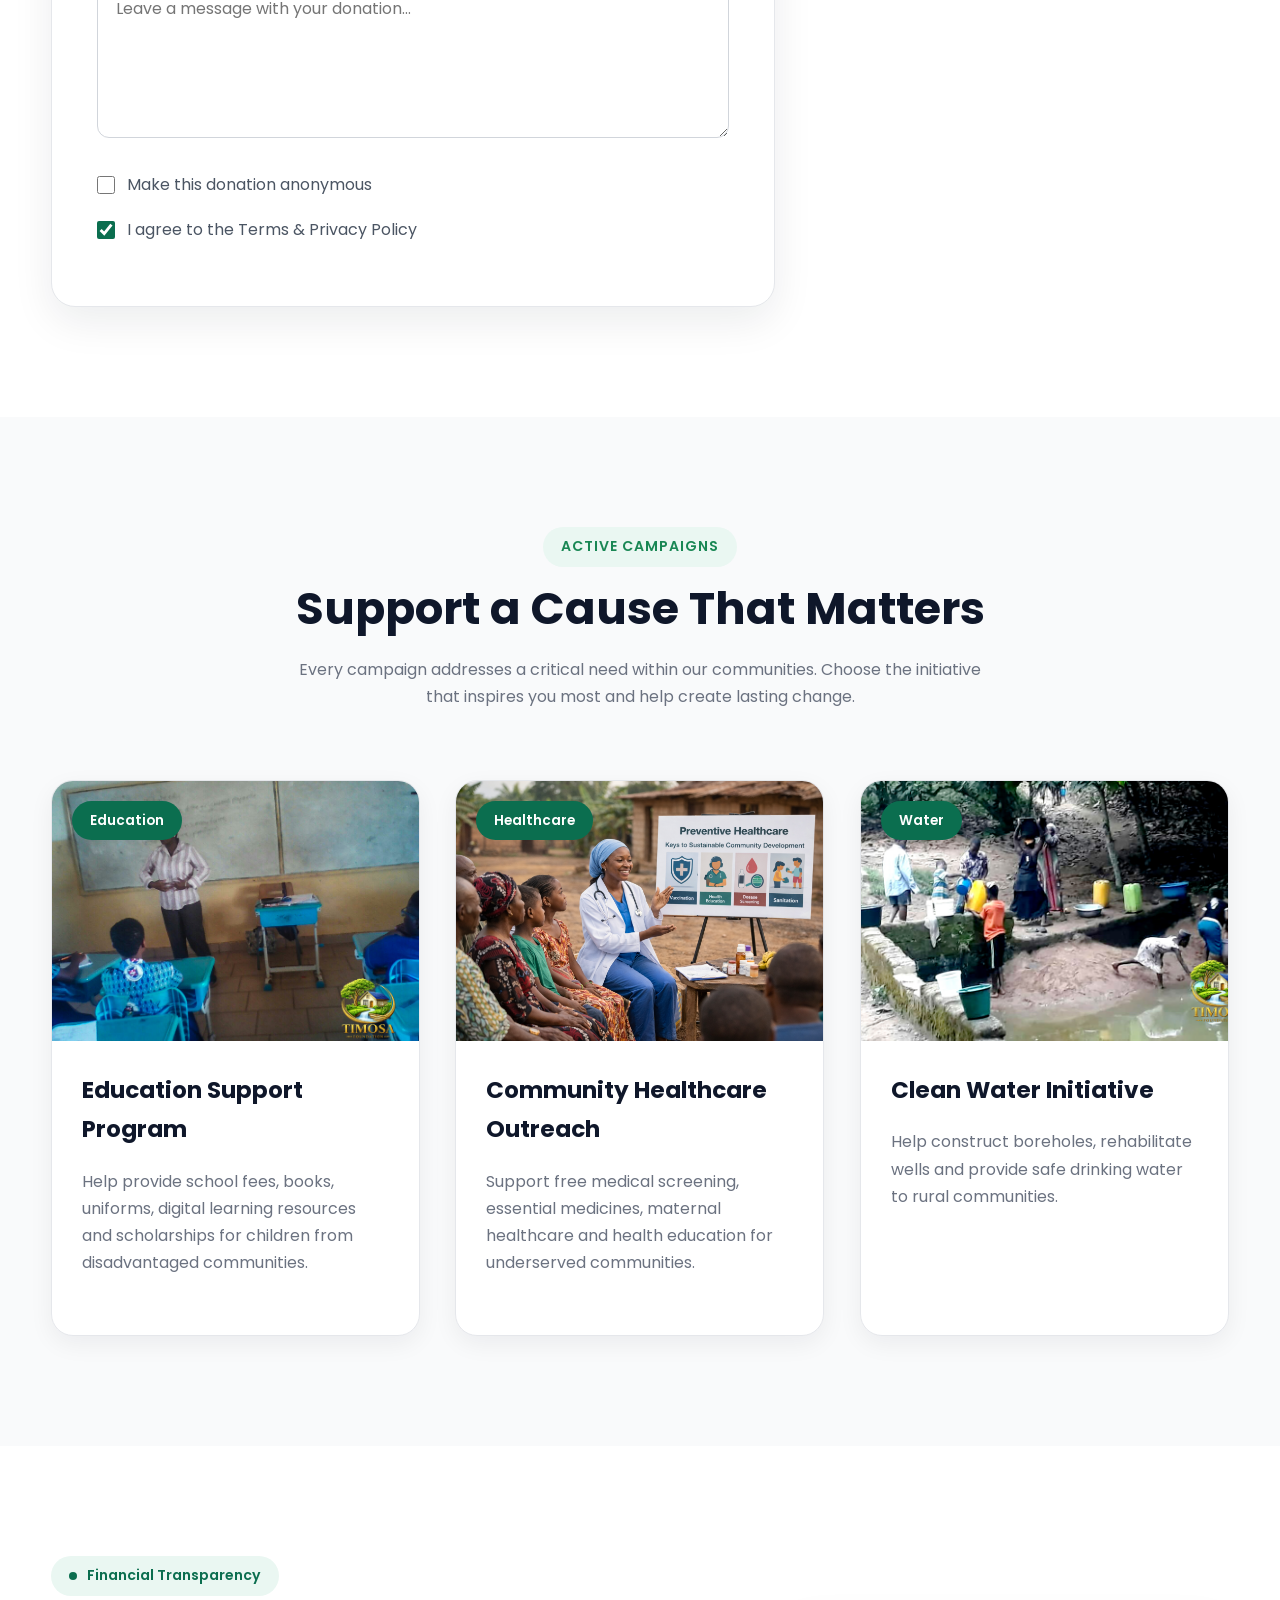
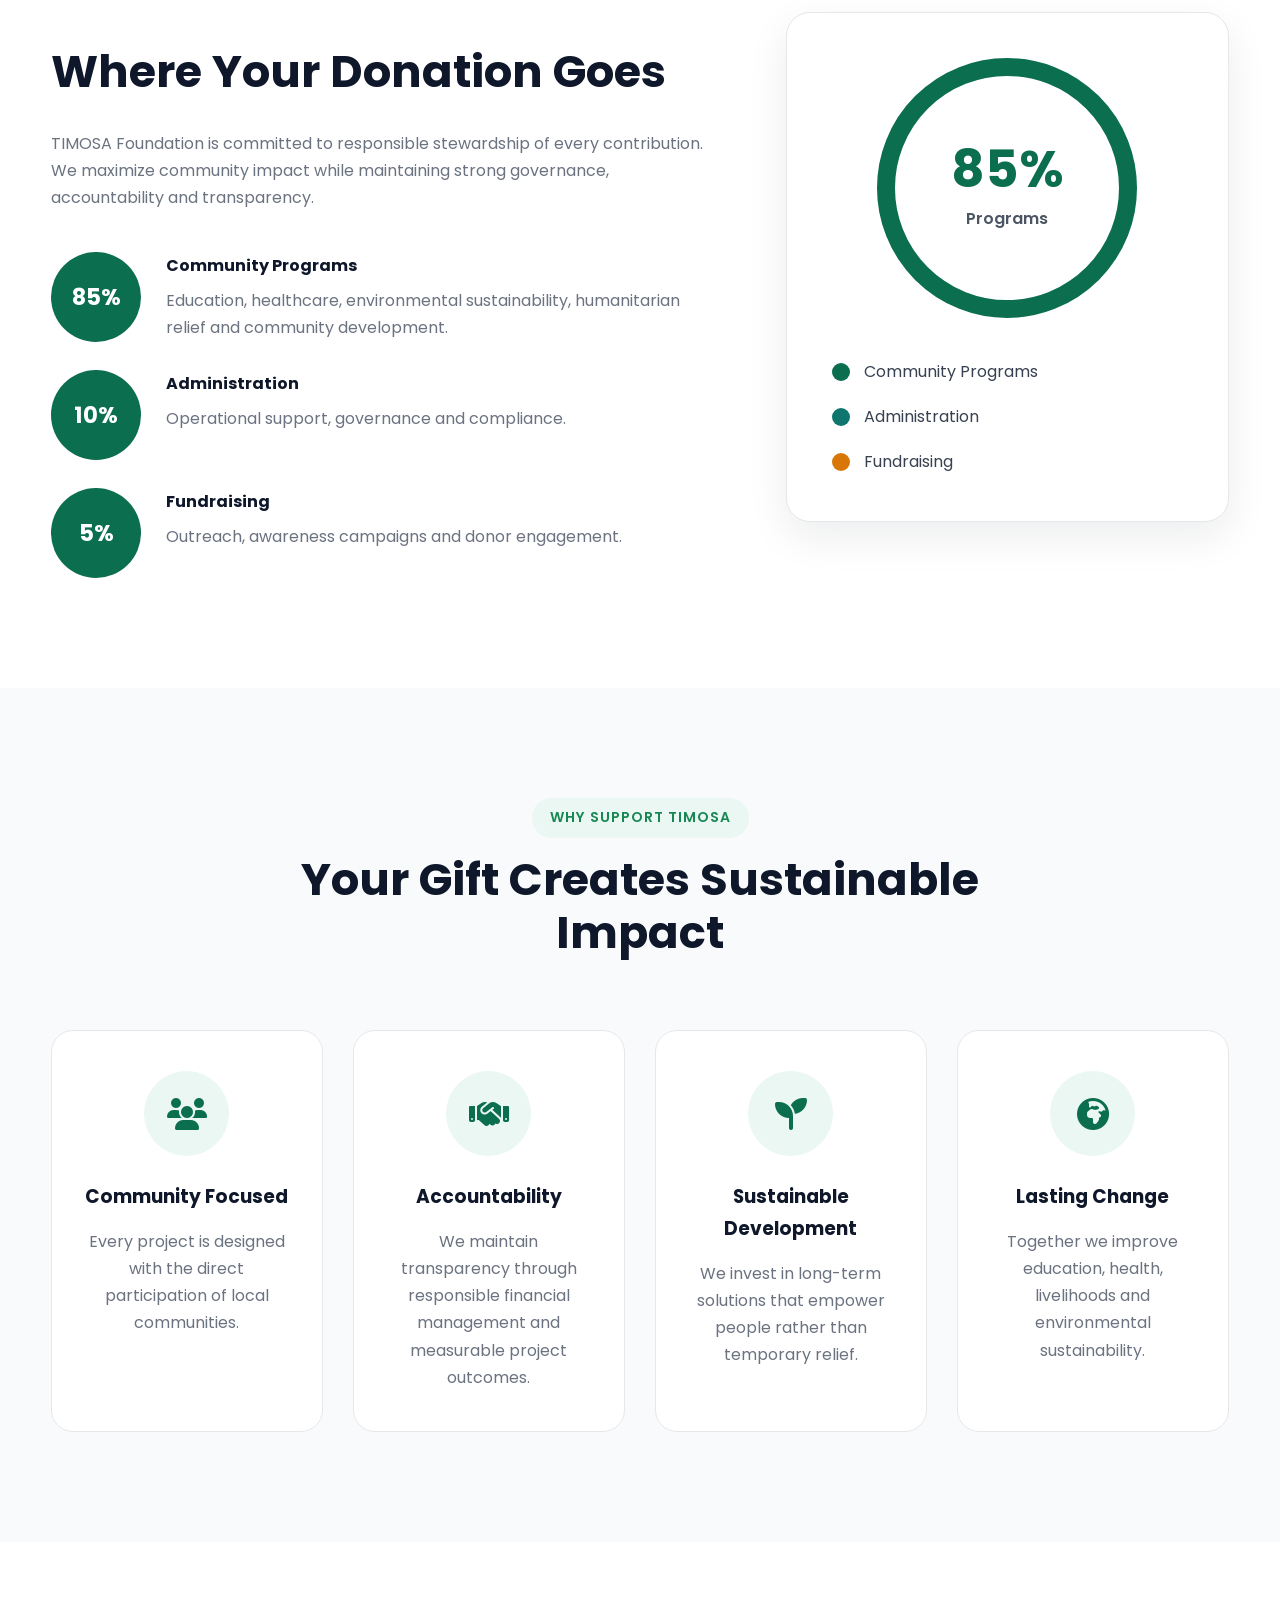
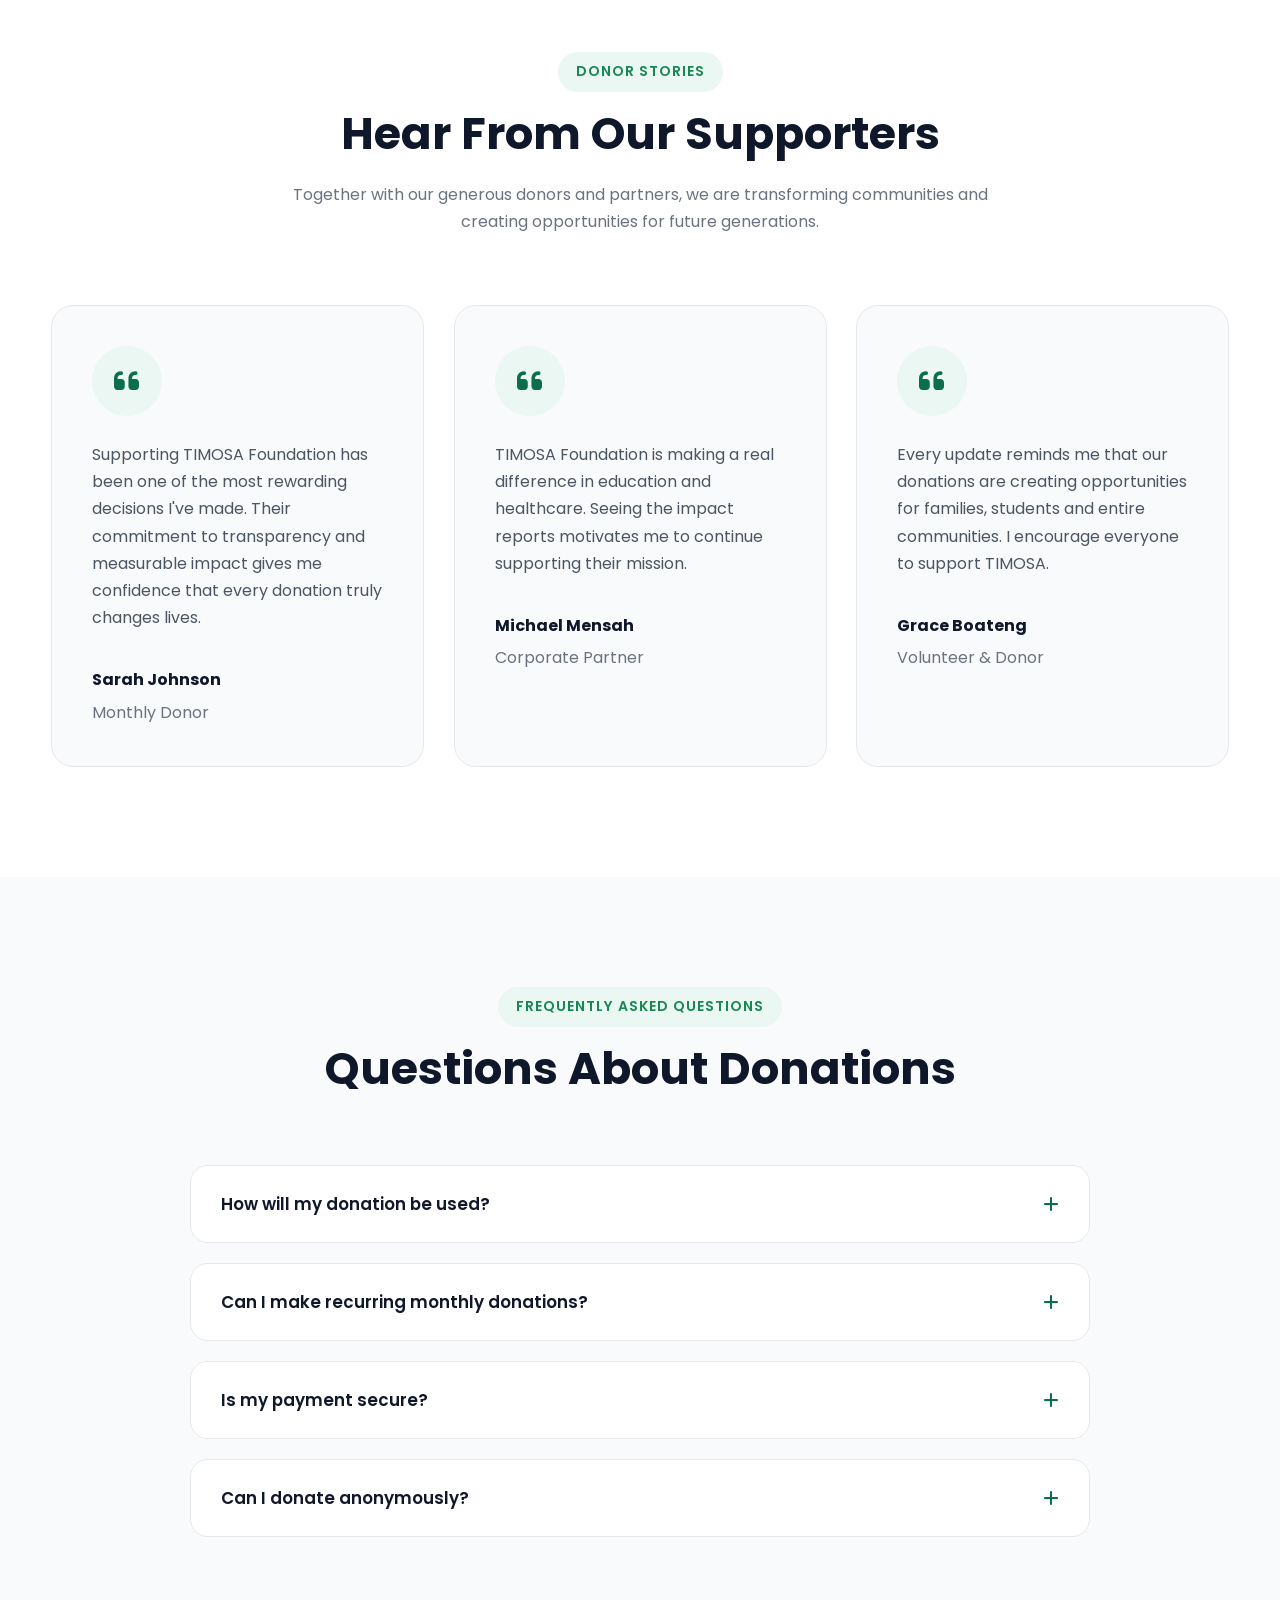
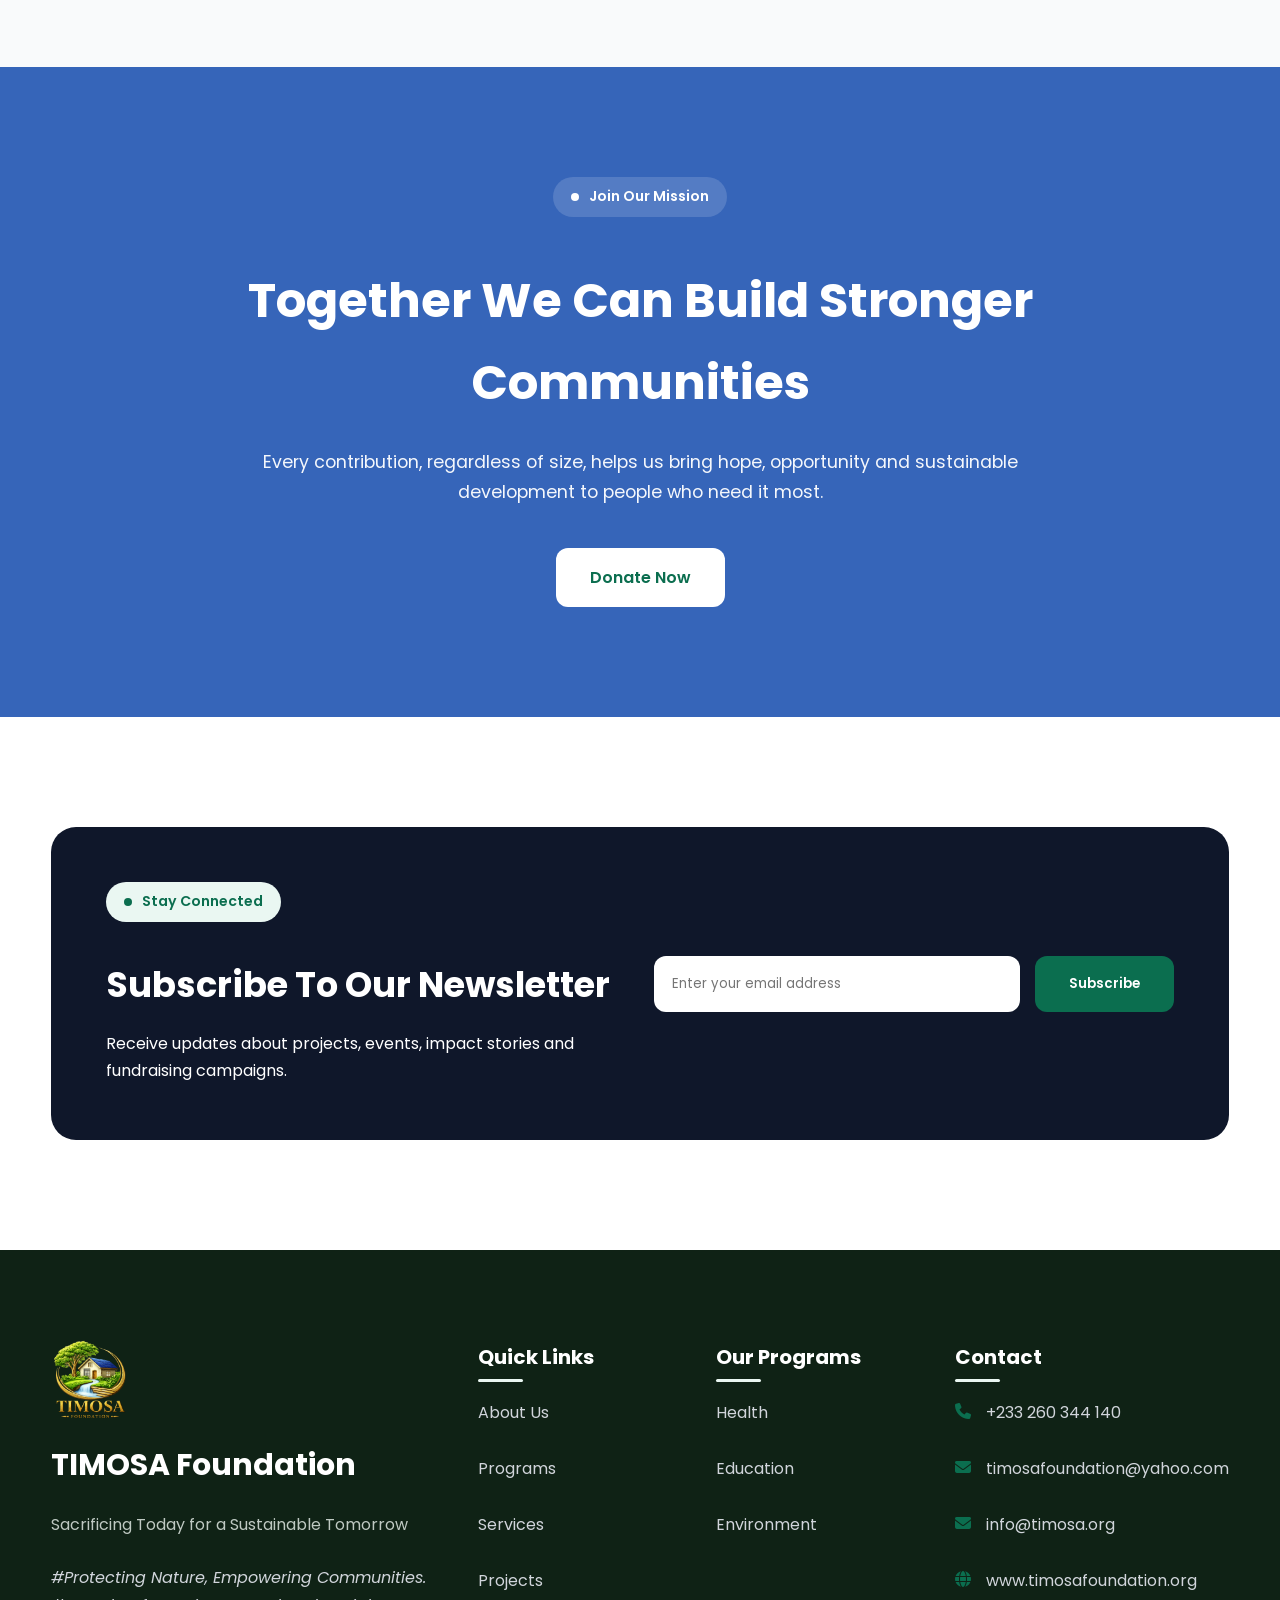
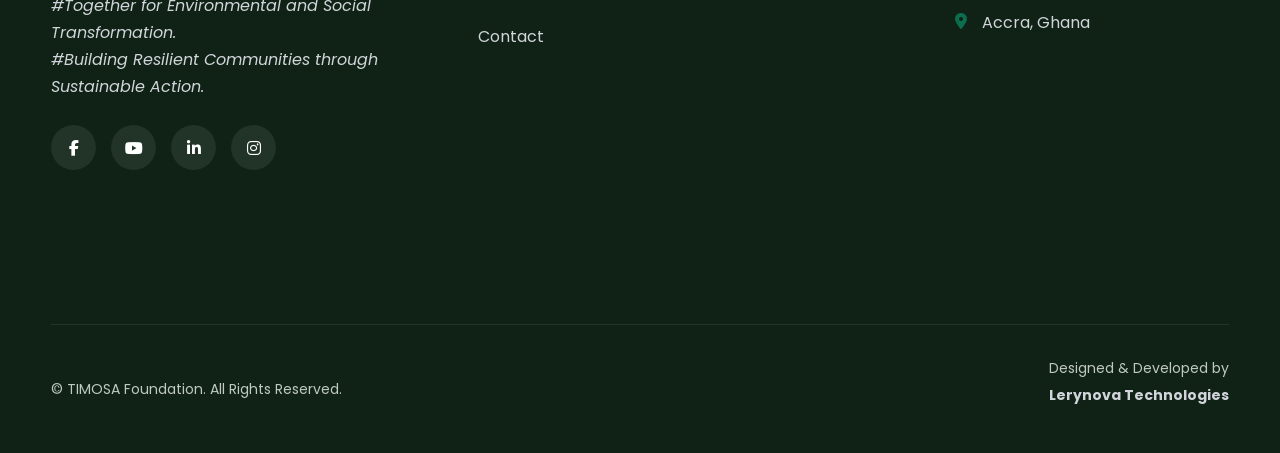
<file: donate.html>
<!DOCTYPE html>
<html lang="en">

<head>

    <!--=========================================
        META TAGS
    ==========================================-->

    <meta charset="UTF-8">

    <meta name="viewport"
          content="width=device-width, initial-scale=1.0">

    <title>Donate | TIMOSA Foundation</title>

    <meta name="description"
          content="Support TIMOSA Foundation and help transform lives through education, healthcare, youth empowerment, community development, and humanitarian programs.">

    <meta name="keywords"
          content="TIMOSA Foundation, Donate, Charity, NGO, Community Development, Ghana">

    <meta name="author"
          content="TIMOSA Foundation">

<!--=================================
FAVICON
==================================-->

<link rel="icon" type="image/png" href="logo/logo-green.png">

<link rel="shortcut icon" href="logo/logo-green.png">

<link rel="apple-touch-icon" href="logo/logo-green.png">

    <!--=========================================
        GOOGLE FONT
    ==========================================-->

    <link rel="preconnect"
          href="https://fonts.googleapis.com">

    <link rel="preconnect"
          href="https://fonts.gstatic.com"
          crossorigin>

    <link href="https://fonts.googleapis.com/css2?family=Poppins:wght@300;400;500;600;700;800&display=swap"
          rel="stylesheet">

    <!--=========================================
        FONT AWESOME
    ==========================================-->

    <link rel="stylesheet"
          href="https://cdnjs.cloudflare.com/ajax/libs/font-awesome/6.6.0/css/all.min.css">

    <!--=========================================
        CSS
    ==========================================-->

    <link rel="stylesheet" href="style.css">

    <link rel="stylesheet" href="css/donate.css">

</head>

<body>

<!--=========================================
    PAGE LOADER
==========================================-->

<div class="page-loader">

    <div class="loader-circle"></div>

</div>

<!--=========================================
    HEADER
==========================================-->

<!--==================================
HEADER
===================================-->

<header id="header">

    <div class="container">

        <nav class="navbar">

            <a href="#" class="logo">
				<img src="logo/logo-green.png" height="50px;">
                Timosa
            </a>

            <ul class="nav-links" style=" color: black;">

                <li class="dropdown">

                    <a href="index.html">
                        Home
                        
                    </a>

                </li>

                <li class="dropdown">

                    <a href="about.html">
                        About
                        <i class="fas fa-chevron-down"></i>
                    </a>
					

                    <div class="dropdown-menu">

                        <a href="about.html">Mission</a>
                        <a href="about.html">Core Values</a>
                        <a href="about.html">Strategic Pillar/Objectives</a>
						<a href="about.html">Our Story</a>
                        <a href="our_team.html">Our Team</a>

                    </div>

                </li>

                <li class="dropdown">

                    <a href="#">
                        Services
                        <i class="fas fa-chevron-down"></i>
                    </a>

                    <div class="dropdown-menu mega">

                        <div>

                            <a href="services.html"><h4>Solutions</h4></a>

                            <a href="services.html">Community Clean Up</a>
                            <a href="services.html">Clean Water</a>
                            <a href="services.html">Reafforestation</a>

                        </div>

                        <div>

                            <a href="programs.html"><h4>Programs</h4></a>

                            <a href="programs.html">Health</a>
                            <a href="programs.html">Education</a>
                            <a href="programs.html">Environment</a>

                        </div>

                    </div>

                </li>

                <li class="dropdown">

                    <a href="projects.html">
                        Projects
                        <i class="fas fa-chevron-down"></i>
                    </a>

                    <div class="dropdown-menu">

                        <a href="projects.html">Current Projects</a>
                        <a href="projects.html">Gallery</a>
                        <a href="projects.html">Success Stories</a>

                    </div>

                </li>

                <li class="dropdown">

                    <a href="#">
                        Pages
                        <i class="fas fa-chevron-down"></i>
                    </a>

                    <div class="dropdown-menu">

                        <a href="#">FAQ</a>
                        <a href="#">Testimonials</a>
                        <a href="#">Blog</a>

                    </div>

                </li>

                <li class="dropdown">

                    <a href="#">
                        Contact
                        <i class="fas fa-chevron-down"></i>
                    </a>

                    <div class="dropdown-menu">

                        <a href="contact.html">Contact Us</a>
                        <a href="#">Support</a>

                    </div>

                </li>

            </ul>

            <div class="nav-right">

              <!---- <button class="search-btn">
                    <i class="fas fa-search"></i>
                </button>
			  ---> 
			  
                <a href="donate.html" class="btn-primary" style=" background:linear-gradient(135deg,#f7b500,#ffd84d);">
                    Donate
                </a>

                <div class="menu-toggle">

                    <span></span>
                    <span></span>
                    <span></span>

                </div>

            </div>

        </nav>

    </div>

</header>

<!--=========================================
    HERO SECTION
==========================================-->

<section class="donate-hero">

    <div class="container">

        <div class="hero-content reveal">

            <span class="subtitle">

                Support Our Mission

            </span>

            <h1 style="text-shadow: none; ">

                Every Donation Creates
                <span>Lasting Change</span>

            </h1>

            <p>

                Your generosity empowers TIMOSA Foundation to provide
                education, healthcare, clean water, youth development,
                women empowerment, humanitarian relief, and sustainable
                community projects across underserved communities.

            </p>

            <div class="hero-buttons">

                <a href="#donation-form"
                   class="btn-primary">

                    Donate Today

                </a>

                <a href="#campaigns"
                   class="btn-outline">

                    View Campaigns

                </a>

            </div>

        </div>

        <div class="hero-card reveal-right">

            <div class="donation-summary">

                <h3>Current Campaign</h3>

                <h2>Community Education Fund</h2>
                <!--=========================================
                    PROGRESS BAR
                <div class="progress-info">

                    <span>Raised</span>

                    <strong>GH₵38,450</strong>

                </div>

                <div class="progress-bar">

                    <div class="progress-fill"
                         style="width:76%;"></div>

                </div>

                <div class="progress-footer">

                    <span>76% Funded</span>

                    <span>Goal: GH₵50,000</span>

                </div>

            </div>
            ========================================-->
        </div>

    </div>

</section>

<!--=========================================
    BREADCRUMB
==========================================-->

<section class="breadcrumb-section">

    <div class="container">

        <ul class="breadcrumb">

            <li>

                <a href="index.html">

                    Home

                </a>

            </li>

            <li>

                <i class="fas fa-angle-right"></i>

            </li>

            <li>

                Donate

            </li>

        </ul>

    </div>

</section>

<!--=========================================
    DONATION IMPACT
==========================================-->

<section class="donation-impact">

    <div class="container">

        <div class="section-title">

            <span class="subtitle">

                Your Impact

            </span>

            <h2>

                See What Your Gift Can Do

            </h2>

            <p>

                Every contribution helps transform lives and build stronger,
                healthier communities.

            </p>

        </div>

        <div class="impact-grid">

            <div class="impact-card reveal">

                <div class="icon">

                    <i class="fas fa-book-open"></i>

                </div>

               <!-- <h3>GH₵ 25</h3> -->

                <p>

                    Provides learning materials and school supplies
                    for one child.

                </p>

            </div>

            <div class="impact-card reveal">

                <div class="icon">

                    <i class="fas fa-utensils"></i>

                </div>

                 <!-- <h3>GH₵ 25</h3> -->

                <p>

                    Provides nutritious meals for vulnerable families.

                </p>

            </div>

            <div class="impact-card reveal">

                <div class="icon">

                    <i class="fas fa-heartbeat"></i>

                </div>

                 <!-- <h3>GH₵ 25</h3> -->

                <p>

                    Supports medical outreach and healthcare assistance.

                </p>

            </div>

            <div class="impact-card reveal">

                <div class="icon">

                    <i class="fas fa-hand-holding-heart"></i>

                </div>

                 <!-- <h3>GH₵ 25</h3> -->

                <p>

                    Helps fund a sustainable community development project.

                </p>

            </div>

        </div>

    </div>

</section>

<!--=========================================
    QUICK STATISTICS
==========================================-->

<section class="donation-stats" style="background: #3665b9;">

    <div class="container">

        <div class="stats-grid">

            <div class="stat-card">

                <h2 class="counter"
                    data-target="10">

                    0

                </h2>

                <p>Lives Impacted</p>

            </div>

            <div class="stat-card">

                <h2 class="counter"
                    data-target="2">

                    0

                </h2>

                <p>Community Projects</p>

            </div>

            <div class="stat-card">

                <h2 class="counter"
                    data-target="20">

                    0

                </h2>

                <p>Volunteers</p>

            </div>

            <div class="stat-card">

                <h2 class="counter"
                    data-target="2">

                    0

                </h2>

                <p>Regions Reached</p>

            </div>

        </div>

    </div>

</section>

<!--=========================================
    DONATION FORM
    PART 2 STARTS HERE
==========================================-->

<!--=========================================
    DONATION SECTION
==========================================-->

<section class="donation-section"
         id="donation-form">

    <div class="container">

        <div class="donation-wrapper">

            <!--=================================
                DONATION FORM
            ==================================-->

            <div class="donation-form-box reveal">

                <div class="section-header">

                    <span class="subtitle">

                        Make a Difference

                    </span>

                    <h2>

                        Complete Your Donation

                    </h2>

                    <p>

                        Your contribution directly supports education,
                        healthcare, youth empowerment, women empowerment,
                        environmental sustainability, and humanitarian
                        initiatives undertaken by TIMOSA Foundation.

                    </p>

                </div>

                <!--=============================
                    DONATION TYPE
                ==============================-->

                <div class="donation-frequency">

                    <button class="frequency-btn active"
                            type="button">

                        One-Time

                    </button>

                    <button class="frequency-btn"
                            type="button">

                        Monthly

                    </button>

                </div>

                <!--=============================
                    DONATION AMOUNT
                ==============================-->

                <div class="amount-section">

                    <label>

                        Select Donation Amount

                    </label>

                    <div class="amount-grid">

                        <button class="amount-btn"
                                type="button"
                                data-amount="25">

                            GH₵ 25

                        </button>

                        <button class="amount-btn"
                                type="button"
                                data-amount="50">

                            GH₵ 50

                        </button>

                        <button class="amount-btn active"
                                type="button"
                                data-amount="100">

                            GH₵ 100

                        </button>

                        <button class="amount-btn"
                                type="button"
                                data-amount="250">

                            GH₵ 250

                        </button>

                        <button class="amount-btn"
                                type="button"
                                data-amount="500">

                            GH₵ 500

                        </button>

                        <button class="amount-btn"
                                type="button"
                                data-amount="1000">

                            GH₵ 1000

                        </button>

                    </div>

                </div>

                <!--=============================
                    CUSTOM AMOUNT
                ==============================-->

                <div class="form-group amount-input">

                    <label>

                        Custom Amount

                    </label>

                    <div class="input-icon">

                        <span>GH₵</span>

                        <input type="number"
                               placeholder="Enter donation amount">

                    </div>

                </div>

                <!--=============================
                    DONATION FORM
                ==============================-->

                <form class="donation-form">

                    <div class="form-row">

                        <div class="form-group">

                            <label>

                                First Name

                            </label>

                            <input type="text"
                                   placeholder="John"
                                   required>

                        </div>

                        <div class="form-group">

                            <label>

                                Last Name

                            </label>

                            <input type="text"
                                   placeholder="Doe"
                                   required>

                        </div>

                    </div>

                    <div class="form-row">

                        <div class="form-group">

                            <label>

                                Email Address

                            </label>

                            <input type="email"
                                   placeholder="john@example.com"
                                   required>

                        </div>

                        <div class="form-group">

                            <label>

                                Phone Number

                            </label>

                            <input type="tel"
                                   placeholder="+233 XX XXX XXXX">

                        </div>

                    </div>

                    <div class="form-row">

                        <div class="form-group">

                            <label>

                                Country

                            </label>

                            <select required>

                                <option value="">

                                    Select Country

                                </option>

                                <option>

                                    Ghana

                                </option>

                                <option>

                                    Nigeria

                                </option>

                                <option>

                                    Kenya

                                </option>

                                <option>

                                    South Africa

                                </option>

                                <option>

                                    United Kingdom

                                </option>

                                <option>

                                    United States

                                </option>

                                <option>

                                    Canada

                                </option>

                                <option>

                                    Germany

                                </option>

                                <option>

                                    Australia

                                </option>

                            </select>

                        </div>

                        <div class="form-group">

                            <label>

                                Donation Purpose

                            </label>

                            <select>

                                <option>

                                    General Fund

                                </option>

                                <option>

                                    Education

                                </option>

                                <option>

                                    Healthcare

                                </option>

                                <option>

                                    Women Empowerment

                                </option>

                                <option>

                                    Youth Development

                                </option>

                                <option>

                                    Clean Water

                                </option>

                                <option>

                                    Emergency Relief

                                </option>

                            </select>

                        </div>

                    </div>

                    <div class="form-group">

                        <label>

                            Message (Optional)

                        </label>

                        <textarea rows="5"
                                  placeholder="Leave a message with your donation..."></textarea>

                    </div>

                    <div class="checkbox-group">

                        <label>

                            <input type="checkbox">

                            Make this donation anonymous

                        </label>

                    </div>

                    <div class="checkbox-group">

                        <label>

                            <input type="checkbox"
                                   checked>

                            I agree to the Terms &
                            Privacy Policy

                        </label>

                    </div>

                </form>

            </div>

            <!--=================================
                DONATION SIDEBAR
            ==================================-->

            <aside class="donation-sidebar reveal-right">

                <!--=============================
                    PAYMENT METHODS
                ==============================-->

                <div class="sidebar-card">

                    <h3>

                        Payment Methods

                    </h3>

                    <div class="payment-grid">

                        <div class="payment-item">

                            <i class="fab fa-cc-visa"></i>

                            <span>Visa</span>

                        </div>

                        <div class="payment-item">

                            <i class="fab fa-cc-mastercard"></i>

                            <span>Mastercard</span>

                        </div>

                        <div class="payment-item">

                            <i class="fab fa-paypal"></i>

                            <span>PayPal</span>

                        </div>

                        <div class="payment-item">

                            <i class="fas fa-mobile-alt"></i>

                            <span>Mobile Money</span>

                        </div>

                        <div class="payment-item">

                            <i class="fas fa-university"></i>

                            <span>Bank Transfer</span>

                        </div>

                        <div class="payment-item">

                            <i class="fas fa-credit-card"></i>

                            <span>Debit Card</span>

                        </div>

                    </div>

                </div>

                <!--=============================
                    TRUST SECTION
                ==============================-->

                <div class="sidebar-card">

                    <h3>

                        Donate With Confidence

                    </h3>

                    <ul class="trust-list">

                        <li>

                            <i class="fas fa-check-circle"></i>

                            Secure encrypted payment processing

                        </li>

                        <li>

                            <i class="fas fa-check-circle"></i>

                            Transparent financial reporting

                        </li>

                        <li>

                            <i class="fas fa-check-circle"></i>

                            Trusted nonprofit organization

                        </li>

                        <li>

                            <i class="fas fa-check-circle"></i>

                            Funds directly support communities

                        </li>

                    </ul>

                </div>

                <!--=============================
                    SUBMIT BUTTON
                ==============================-->

                <button class="btn-primary donate-submit"
                        type="submit">

                    <i class="fas fa-heart"></i>

                    Complete Donation

                </button>

                <div class="secure-payment">

                    <i class="fas fa-lock"></i>

                    <span>

                        Your payment information is protected
                        with SSL encryption.

                    </span>

                </div>

            </aside>

        </div>

    </div>

</section>

<!--=========================================
    CURRENT CAMPAIGNS
    PART 3 STARTS HERE
==========================================-->

<!--=========================================
    CURRENT FUNDRAISING CAMPAIGNS
==========================================-->

<section class="campaigns-section"
         id="campaigns">

    <div class="container">

        <div class="section-title">

            <span class="subtitle">

                Active Campaigns

            </span>

            <h2>

                Support a Cause That Matters

            </h2>

            <p>

                Every campaign addresses a critical need within our
                communities. Choose the initiative that inspires you most
                and help create lasting change.

            </p>

        </div>

        <div class="campaign-grid">

            <!-- Campaign 1 -->

            <article class="campaign-card reveal">

                <div class="campaign-image">

                    <img src="images/donate/education.jpg"
                         alt="Education Support">

                    <span class="campaign-category">

                        Education

                    </span>

                </div>

                <div class="campaign-content">

                    <h3>

                        Education Support Program

                    </h3>

                    <p>

                        Help provide school fees, books, uniforms,
                        digital learning resources and scholarships for
                        children from disadvantaged communities.

                    </p>
                    <!--=========================================
                        PROGRESS BAR
                    <div class="campaign-progress">

                        <div class="progress-header">

                            <span>GH₵ 28,500 Raised</span>

                            <span>57%</span>

                        </div>

                        <div class="progress-bar">

                            <div class="progress-fill"
                                 style="width:57%;"></div>

                        </div>

                        <div class="goal">

                            Goal: GH₵ 50,000

                        </div>

                    </div>
                    ==========================================-->

                </div>

            </article>

            <!-- Campaign 2 -->

            <article class="campaign-card reveal">

                <div class="campaign-image">

                    <img src="images/donate/healthcare.png"
                         alt="Healthcare Outreach">

                    <span class="campaign-category">

                        Healthcare

                    </span>

                </div>

                <div class="campaign-content">

                    <h3>

                        Community Healthcare Outreach

                    </h3>

                    <p>

                        Support free medical screening,
                        essential medicines, maternal healthcare
                        and health education for underserved communities.

                    </p>
                    <!--=========================================
                        PROGRESS BAR
                    <div class="campaign-progress">

                        <div class="progress-header">

                            <span>GH₵ 41,700 Raised</span>

                            <span>83%</span>

                        </div>

                        <div class="progress-bar">

                            <div class="progress-fill"
                                 style="width:83%;"></div>

                        </div>

                        <div class="goal">

                            Goal: GH₵ 50,000

                        </div>

                    </div>
                    ==========================================-->
                </div>

            </article>

            <!-- Campaign 3 -->

            <article class="campaign-card reveal">

                <div class="campaign-image">

                    <img src="images/donate/water.jpg"
                         alt="Clean Water">

                    <span class="campaign-category">

                        Water

                    </span>

                </div>

                <div class="campaign-content">

                    <h3>

                        Clean Water Initiative

                    </h3>

                    <p>

                        Help construct boreholes,
                        rehabilitate wells and provide
                        safe drinking water to rural communities.

                    </p>
                    <!--=========================================
                        PROGRESS BAR
                    <div class="campaign-progress">

                        <div class="progress-header">

                            <span>GH₵ 16,250 Raised</span>

                            <span>54%</span>

                        </div>

                        <div class="progress-bar">

                            <div class="progress-fill"
                                 style="width:54%;"></div>

                        </div>

                        <div class="goal">

                            Goal: GH₵ 30,000

                        </div>

                    </div>
                    =========================================-->
                </div>

            </article>

        </div>

    </div>

</section>


<!--=========================================
    WHERE YOUR DONATION GOES
==========================================-->

<section class="allocation-section">

    <div class="container">

        <div class="allocation-wrapper">

            <div class="allocation-content reveal-left">

                <span class="subtitle">

                    Financial Transparency

                </span>

                <h2>

                    Where Your Donation Goes

                </h2>

                <p>

                    TIMOSA Foundation is committed to responsible
                    stewardship of every contribution. We maximize
                    community impact while maintaining strong governance,
                    accountability and transparency.

                </p>

                <div class="allocation-list">

                    <div class="allocation-item">

                        <div class="percentage">

                            85%

                        </div>

                        <div>

                            <h4>

                                Community Programs

                            </h4>

                            <p>

                                Education, healthcare,
                                environmental sustainability,
                                humanitarian relief and
                                community development.

                            </p>

                        </div>

                    </div>

                    <div class="allocation-item">

                        <div class="percentage">

                            10%

                        </div>

                        <div>

                            <h4>

                                Administration

                            </h4>

                            <p>

                                Operational support,
                                governance and compliance.

                            </p>

                        </div>

                    </div>

                    <div class="allocation-item">

                        <div class="percentage">

                            5%

                        </div>

                        <div>

                            <h4>

                                Fundraising

                            </h4>

                            <p>

                                Outreach, awareness campaigns
                                and donor engagement.

                            </p>

                        </div>

                    </div>

                </div>

            </div>

            <div class="allocation-chart reveal-right">

                <div class="chart-card">

                    <div class="chart-circle">

                        <h2>

                            85%

                        </h2>

                        <span>

                            Programs

                        </span>

                    </div>

                    <ul>

                        <li>

                            <span class="legend program"></span>

                            Community Programs

                        </li>

                        <li>

                            <span class="legend admin"></span>

                            Administration

                        </li>

                        <li>

                            <span class="legend fundraising"></span>

                            Fundraising

                        </li>

                    </ul>

                </div>

            </div>

        </div>

    </div>

</section>


<!--=========================================
    WHY DONATE TO TIMOSA
==========================================-->

<section class="why-donate">

    <div class="container">

        <div class="section-title">

            <span class="subtitle">

                Why Support TIMOSA

            </span>

            <h2>

                Your Gift Creates Sustainable Impact

            </h2>

        </div>

        <div class="why-grid">

            <div class="why-card reveal">

                <i class="fas fa-users"></i>

                <h3>

                    Community Focused

                </h3>

                <p>

                    Every project is designed with the
                    direct participation of local communities.

                </p>

            </div>

            <div class="why-card reveal">

                <i class="fas fa-handshake"></i>

                <h3>

                    Accountability

                </h3>

                <p>

                    We maintain transparency through
                    responsible financial management
                    and measurable project outcomes.

                </p>

            </div>

            <div class="why-card reveal">

                <i class="fas fa-seedling"></i>

                <h3>

                    Sustainable Development

                </h3>

                <p>

                    We invest in long-term solutions
                    that empower people rather than
                    temporary relief.

                </p>

            </div>

            <div class="why-card reveal">

                <i class="fas fa-globe-africa"></i>

                <h3>

                    Lasting Change

                </h3>

                <p>

                    Together we improve education,
                    health, livelihoods and environmental
                    sustainability.

                </p>

            </div>

        </div>

    </div>

</section>


<!--=========================================
    IMPACT HIGHLIGHTS
==========================================-->


<!--=========================================
    PART 3 ENDS HERE
<section class="impact-highlights">

    <div class="container">

        <div class="highlight-grid">

            <div class="highlight-card reveal">

                <i class="fas fa-user-graduate"></i>

                <h2 class="counter"
                    data-target="5000">

                    0

                </h2>

                <p>

                    Students Supported

                </p>

            </div>

            <div class="highlight-card reveal">

                <i class="fas fa-briefcase-medical"></i>

                <h2 class="counter"
                    data-target="12000">

                    0

                </h2>

                <p>

                    Medical Beneficiaries

                </p>

            </div>

            <div class="highlight-card reveal">

                <i class="fas fa-hand-holding-water"></i>

                <h2 class="counter"
                    data-target="32">

                    0

                </h2>

                <p>

                    Water Projects

                </p>

            </div>

            <div class="highlight-card reveal">

                <i class="fas fa-tree"></i>

                <h2 class="counter"
                    data-target="15000">

                    0

                </h2>

                <p>

                    Trees Planted

                </p>

            </div>

        </div>

    </div>

</section>
==========================================-->

<!--=========================================
    PART 4 STARTS HERE
==========================================-->

<!--=========================================
    DONOR TESTIMONIALS
==========================================-->

<section class="donor-testimonials">

    <div class="container">

        <div class="section-title">

            <span class="subtitle">

                Donor Stories

            </span>

            <h2>

                Hear From Our Supporters

            </h2>

            <p>

                Together with our generous donors and partners, we are
                transforming communities and creating opportunities for
                future generations.

            </p>

        </div>

        <div class="testimonial-slider">

            <div class="testimonial-card reveal">

                <div class="quote">

                    <i class="fas fa-quote-left"></i>

                </div>

                <p>

                    Supporting TIMOSA Foundation has been one of the most
                    rewarding decisions I've made. Their commitment to
                    transparency and measurable impact gives me confidence
                    that every donation truly changes lives.

                </p>

                <div class="testimonial-author">
<!-----
                    <img src="images/testimonials/donor-1.jpg"
                         alt="Donor">
----->
                    <div>

                        <h4>

                            Sarah Johnson

                        </h4>

                        <span>

                            Monthly Donor

                        </span>

                    </div>

                </div>

            </div>

            <div class="testimonial-card reveal">

                <div class="quote">

                    <i class="fas fa-quote-left"></i>

                </div>

                <p>

                    TIMOSA Foundation is making a real difference in
                    education and healthcare. Seeing the impact reports
                    motivates me to continue supporting their mission.

                </p>

                <div class="testimonial-author">
                    <!-----
                    <img src="images/testimonials/donor-2.jpg"
                         alt="Donor">
                    -->
                    <div>

                        <h4>

                            Michael Mensah

                        </h4>

                        <span>

                            Corporate Partner

                        </span>

                    </div>

                </div>

            </div>

            <div class="testimonial-card reveal">

                <div class="quote">

                    <i class="fas fa-quote-left"></i>

                </div>

                <p>

                    Every update reminds me that our donations are creating
                    opportunities for families, students and entire
                    communities. I encourage everyone to support TIMOSA.

                </p>

                <div class="testimonial-author">
                    <!-----
                    <img src="images/testimonials/donor-3.jpg"
                         alt="Donor">
                    -->
                    <div>

                        <h4>

                            Grace Boateng

                        </h4>

                        <span>

                            Volunteer & Donor

                        </span>

                    </div>

                </div>

            </div>

        </div>

    </div>

</section>


<!--=========================================
    FAQ
==========================================-->

<section class="faq-section">

    <div class="container">

        <div class="section-title">

            <span class="subtitle">

                Frequently Asked Questions

            </span>

            <h2>

                Questions About Donations

            </h2>

        </div>

        <div class="faq-wrapper">

            <div class="faq-item">

                <button class="faq-question">

                    How will my donation be used?

                    <i class="fas fa-plus"></i>

                </button>

                <div class="faq-answer">

                    <p>

                        Donations support education, healthcare,
                        community development, humanitarian assistance,
                        environmental sustainability and youth
                        empowerment projects.

                    </p>

                </div>

            </div>

            <div class="faq-item">

                <button class="faq-question">

                    Can I make recurring monthly donations?

                    <i class="fas fa-plus"></i>

                </button>

                <div class="faq-answer">

                    <p>

                        Yes. Monthly giving helps us plan long-term
                        community projects and provide continuous support
                        where it is needed most.

                    </p>

                </div>

            </div>

            <div class="faq-item">

                <button class="faq-question">

                    Is my payment secure?

                    <i class="fas fa-plus"></i>

                </button>

                <div class="faq-answer">

                    <p>

                        Absolutely. All online donations are processed
                        using secure SSL encrypted payment gateways.

                    </p>

                </div>

            </div>

            <div class="faq-item">

                <button class="faq-question">

                    Can I donate anonymously?

                    <i class="fas fa-plus"></i>

                </button>

                <div class="faq-answer">

                    <p>

                        Yes. Simply select the anonymous donation option
                        on the donation form before submitting your gift.

                    </p>

                </div>

            </div>

        </div>

    </div>

</section>


<!--=========================================
    CALL TO ACTION
==========================================-->

<section class="donation-cta" style="background: #3665b9;">

    <div class="container">

        <div class="cta-content reveal">

            <span class="subtitle">

                Join Our Mission

            </span>

            <h2>

                Together We Can Build Stronger Communities

            </h2>

            <p>

                Every contribution, regardless of size, helps us bring
                hope, opportunity and sustainable development to people
                who need it most.

            </p>

            <a href="#donation-form"
               class="btn-primary">

                Donate Now

            </a>

        </div>

    </div>

</section>


<!--=========================================
    NEWSLETTER
==========================================-->

<section class="newsletter-section">

    <div class="container">

        <div class="newsletter-box">

            <div>

                <span class="subtitle">

                    Stay Connected

                </span>

                <h2>

                    Subscribe To Our Newsletter

                </h2>

                <p>

                    Receive updates about projects, events,
                    impact stories and fundraising campaigns.

                </p>

            </div>

            <form class="newsletter-form">

                <input type="email"
                       placeholder="Enter your email address"
                       required>

                <button type="submit"
                        class="btn-primary">

                    Subscribe

                </button>

            </form>

        </div>

    </div>

</section>


<!--=========================================
    FOOTER
==========================================-->

<footer class="footer">

    <div class="container">

        <div class="footer-grid">

            <div class="footer-brand">

                <img src="logo/logo-green.png"
                     alt="TIMOSA Foundation">

                <h3>

                    TIMOSA Foundation

                </h3>

                <p>

			Sacrificing Today for a Sustainable Tomorrow
			<ul>
			<li><i>#Protecting Nature, Empowering Communities.</i></li>
			<li><i> #Together for Environmental and Social Transformation.</i></li>
			<li><i> #Building Resilient Communities through Sustainable Action.</i></li>
			</ul>

                </p>

                <div class="footer-social">

                <a href="https://www.facebook.com/profile.php?id=100080496078842&mibextid=ZbWKwL"><i class="fab fa-facebook-f"></i></a>
                <a href="http://www.youtube.com/@TimosaFoundation"><i class="fab fa-youtube"></i></a>
                <a href="#"><i class="fab fa-linkedin-in"></i></a>
                <a href="#"><i class="fab fa-instagram"></i></a>

                </div>

            </div>

            <div class="footer-column">

                <h4>

                    Quick Links

                </h4>

                <ul>
                    

                    <li><a href="about.html">About Us</a></li>

                    <li><a href="programs.html">Programs</a></li>               

                    <li><a href="services.html">Services</a></li>

                    <li><a href="projects.html">Projects</a></li>  

                    <li><a href="contact.html">Contact</a></li>

                </ul>

            </div>

            <div class="footer-column">

                <h4>

                    Our Programs

                </h4>

                <ul>
                    <li> <a href="programs.html#health">Health</a></li>
                    <li><a href="programs.html#education">Education</a></li>
                    <li><a href="programs.html#environment">Environment</a></li>

                   <!---- <li><a href="#">Education</a></li>

                    <li><a href="#">Healthcare</a></li>

                    <li><a href="#">Youth Empowerment</a></li>

                    <li><a href="#">Women Empowerment</a></li>

                    <li><a href="#">Emergency Relief</a></li>------>

                </ul>

            </div>

            <div class="footer-column">

                <h4>

                    Contact

                </h4>

                <ul class="footer-contact">



                    <li>

                        <i class="fas fa-phone"></i>
                        <a href="tel:+233260344140">+233 260 344 140</a>


                    </li>

                    <li>

                        <i class="fas fa-envelope"></i>

                    <a href="mailto:timosafoundation@yahoo.com"> timosafoundation@yahoo.com </a>
			        
                    </li>

                    <li>

                    <i class="fas fa-envelope"></i>
			        <a href="mailto:info@timosa.org"> info@timosa.org </a>

                    </li>

                    <li>

                        <i class="fas fa-globe"></i>

                        www.timosafoundation.org

                    </li>

                    <li>

                        <i class="fas fa-location-dot"></i>

                        Accra, Ghana

                    </li>

                </ul>

            </div>

        </div>

        <div class="footer-bottom">

            <p>

                © <span class="current-year"></span>
                TIMOSA Foundation. All Rights Reserved.

            </p>

            <div class="footer-links">


                 <p>


				Designed & Developed by 
                <a href="http://www.lerynovatechnologies.com/" target="_blank"> <strong>Lerynova Technologies</strong></a>

            </p>
                <!---=======================
                <a href="privacy.html">

                    Privacy Policy

                </a>

                <a href="terms.html">

                    Terms & Conditions

                </a>
               
                <a href="donate.html">

                    Donate

                </a>
        ------------------------------>
            </div>

        </div>

    </div>

</footer>


<!--=========================================
    BACK TO TOP
==========================================-->

<button class="back-to-top"
        aria-label="Back to Top">

    <i class="fas fa-arrow-up" style="background: #3665b9;"> </i>

</button>


<!--=========================================
    JAVASCRIPT
==========================================-->

<script src="script.js"></script>

<script src="js/donate.js"></script>

</body>

</html>
</file>
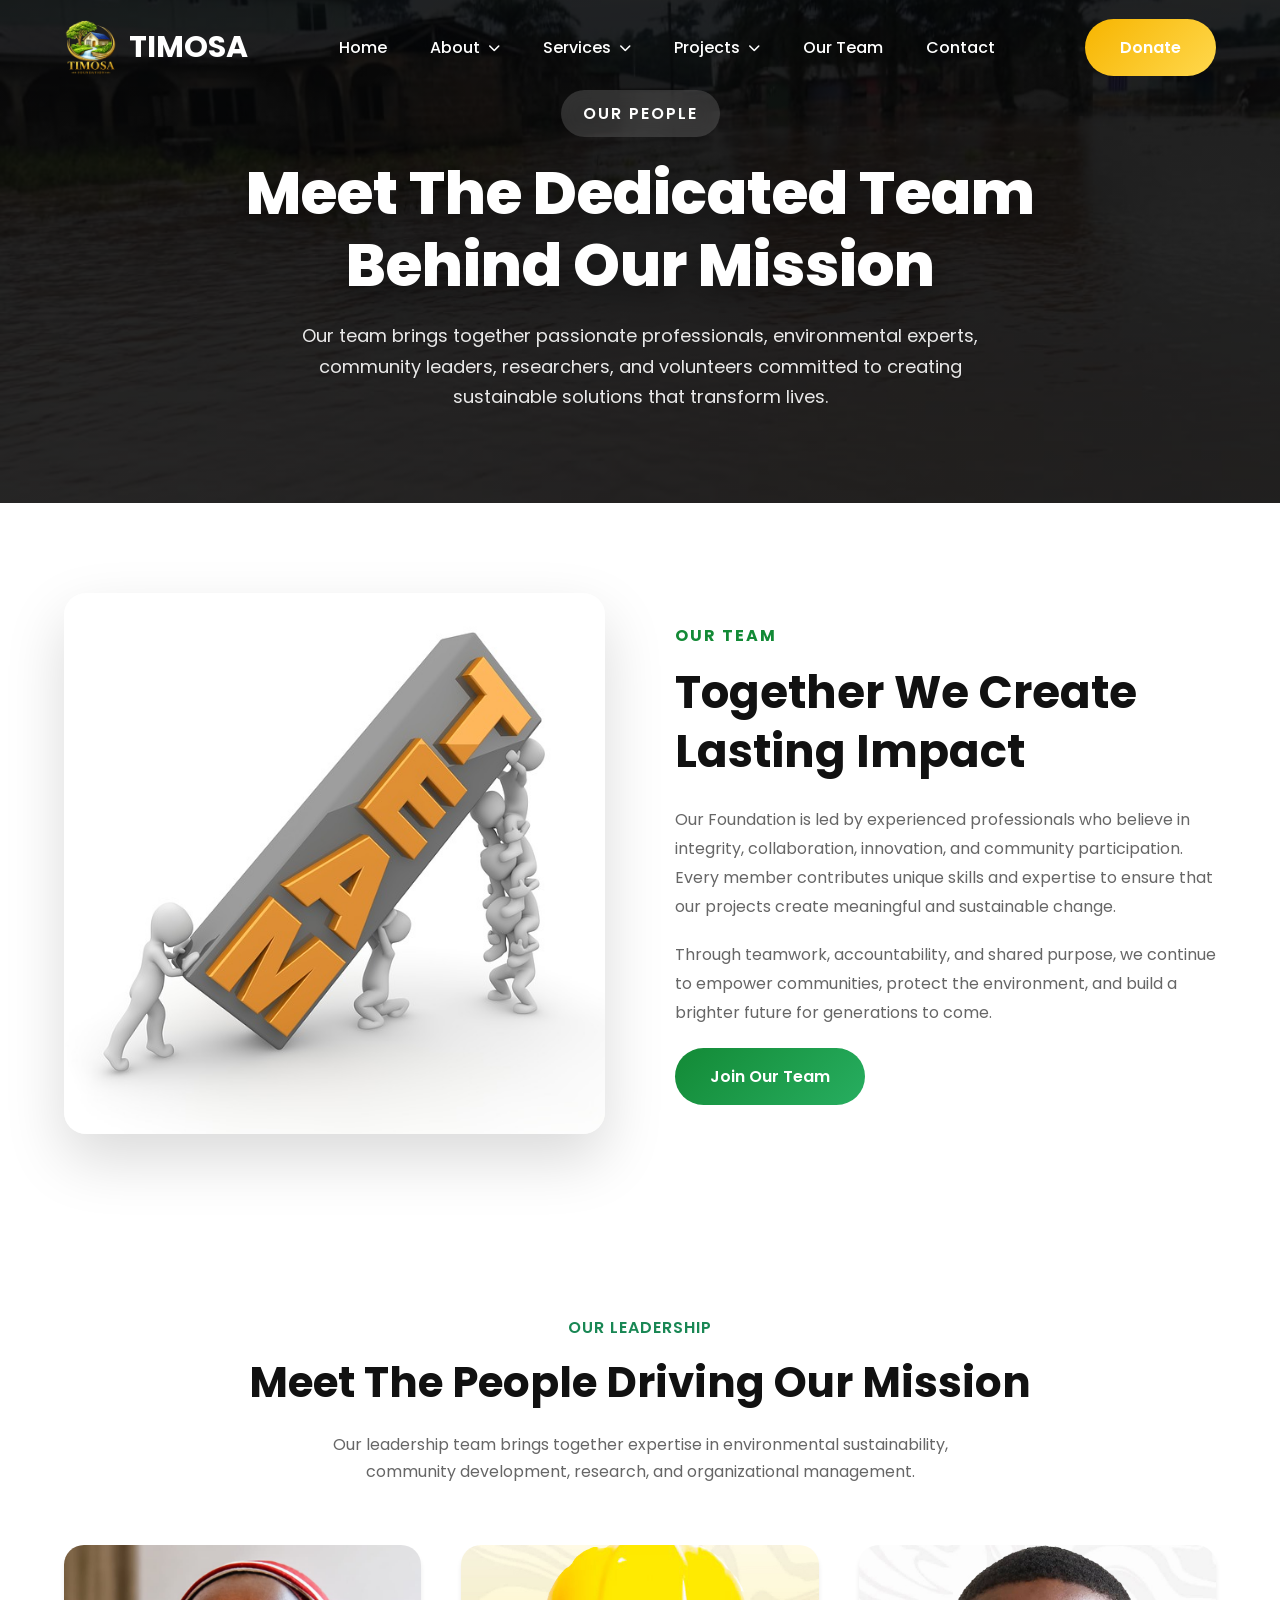
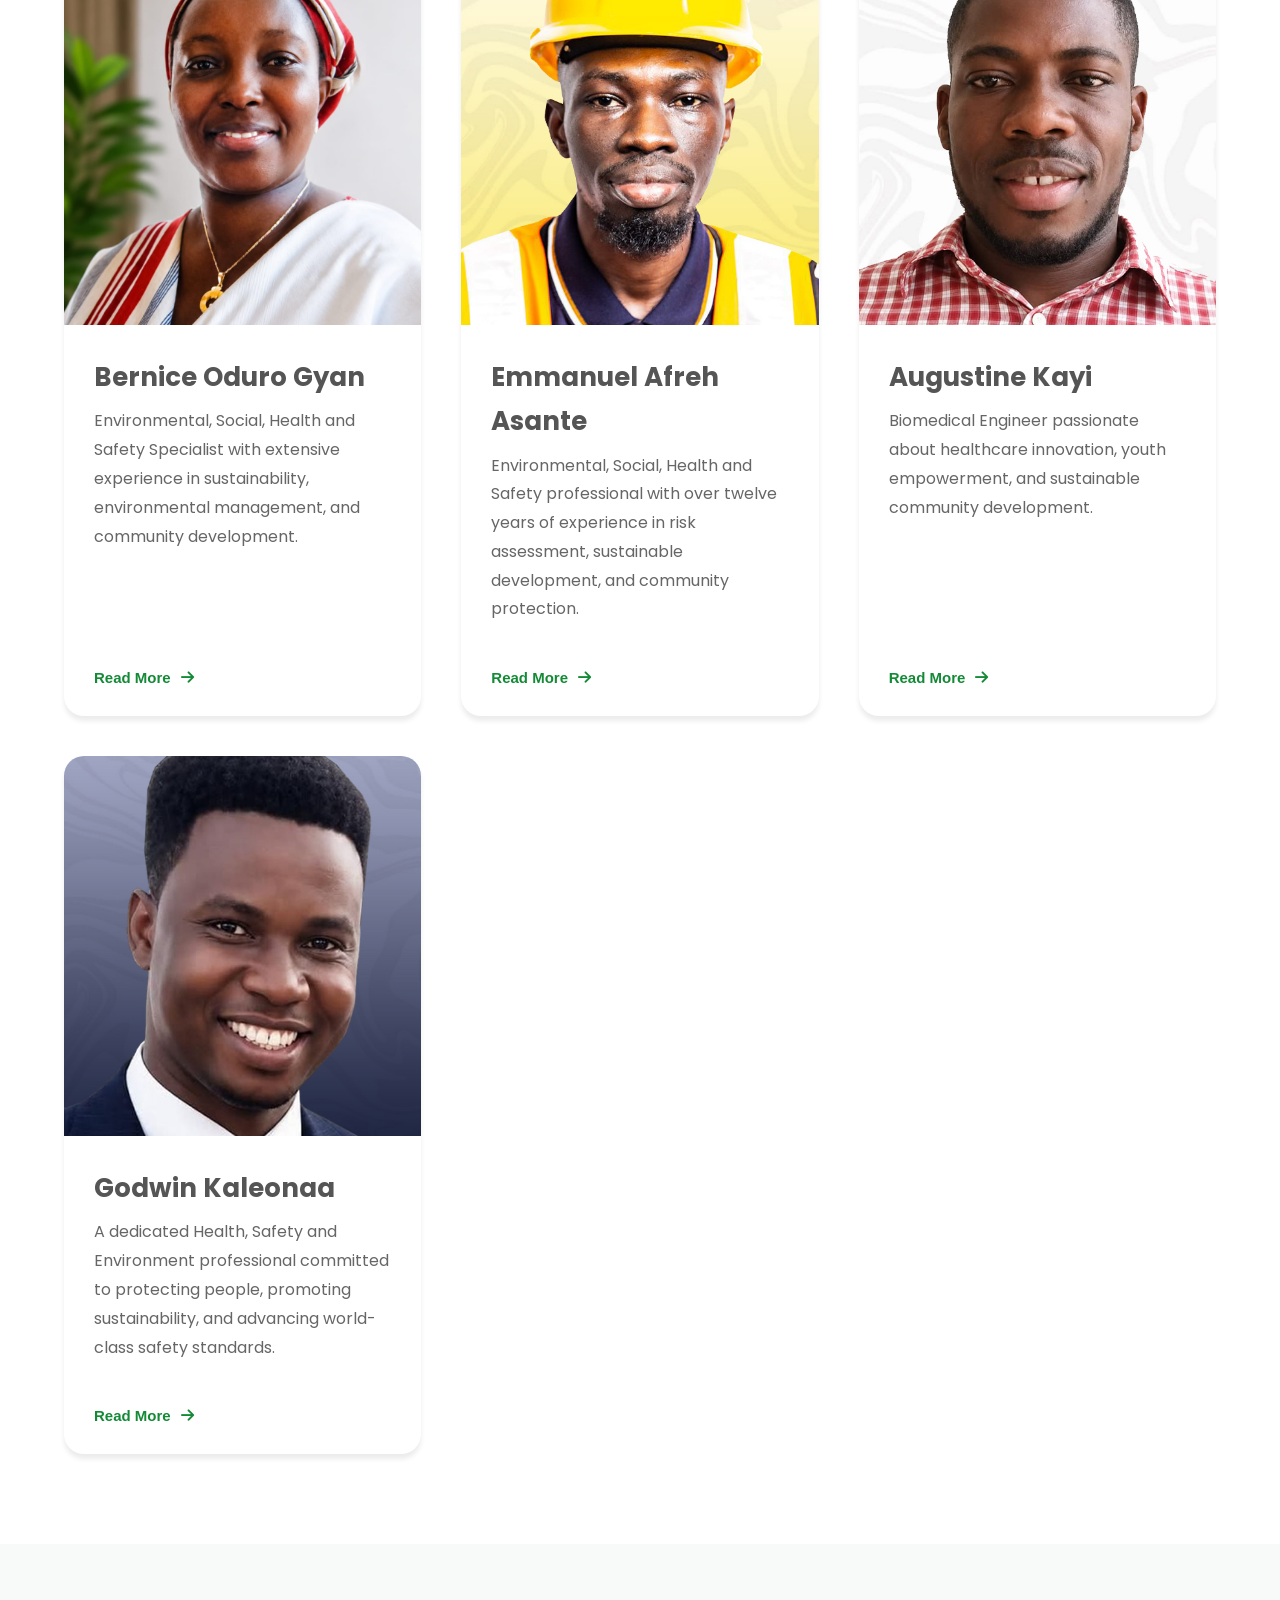
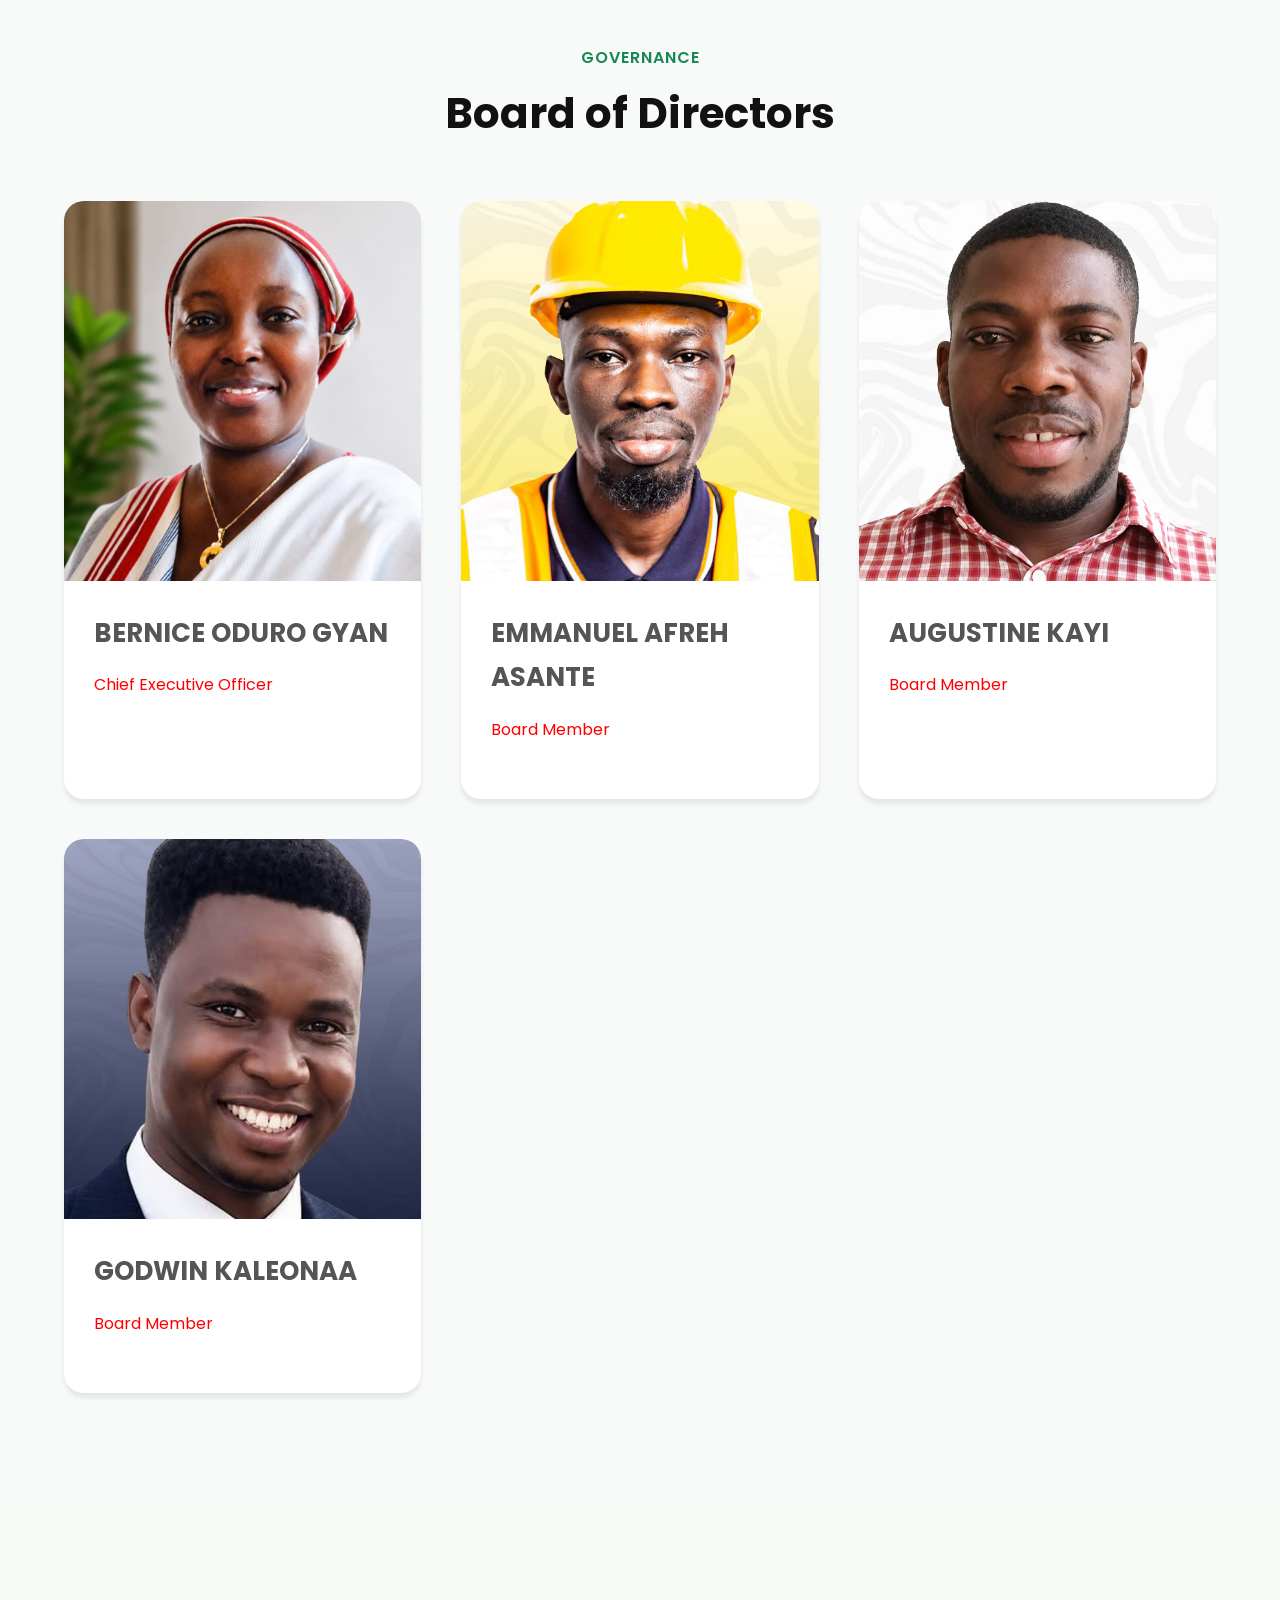
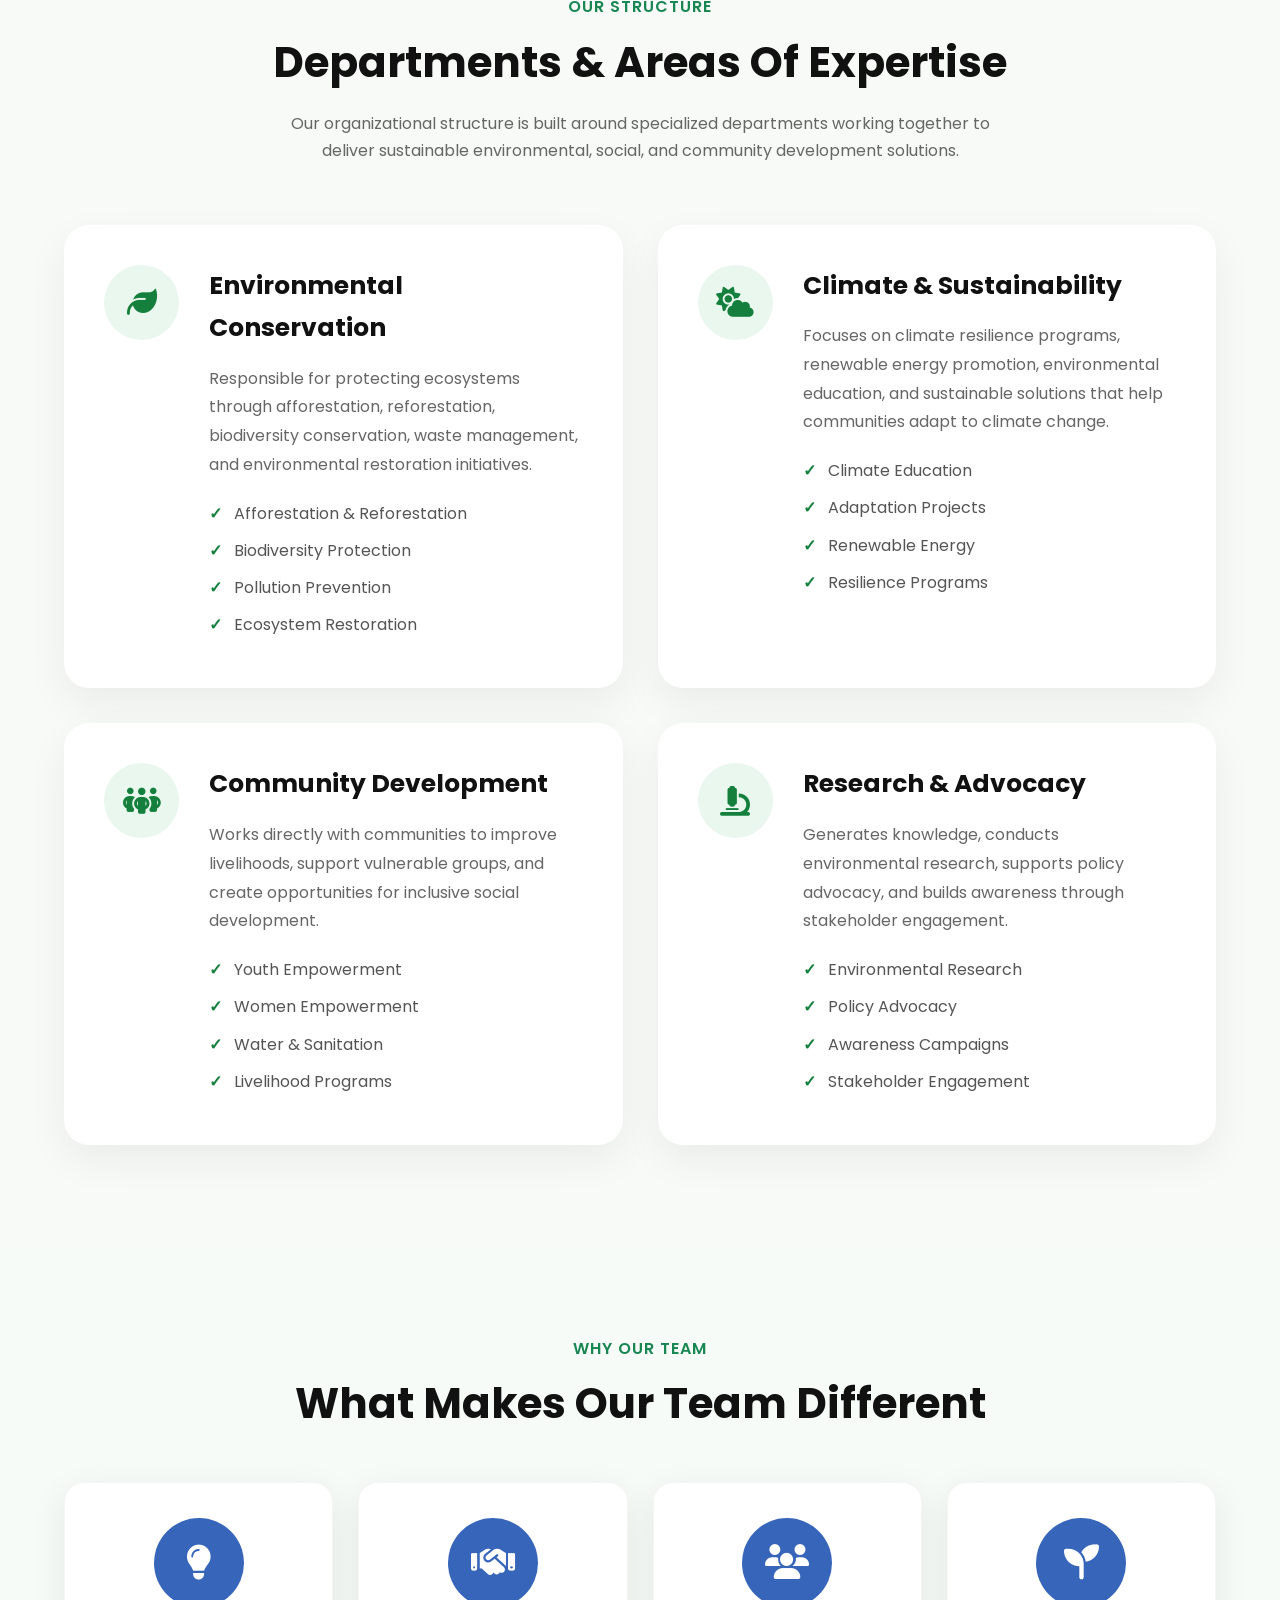
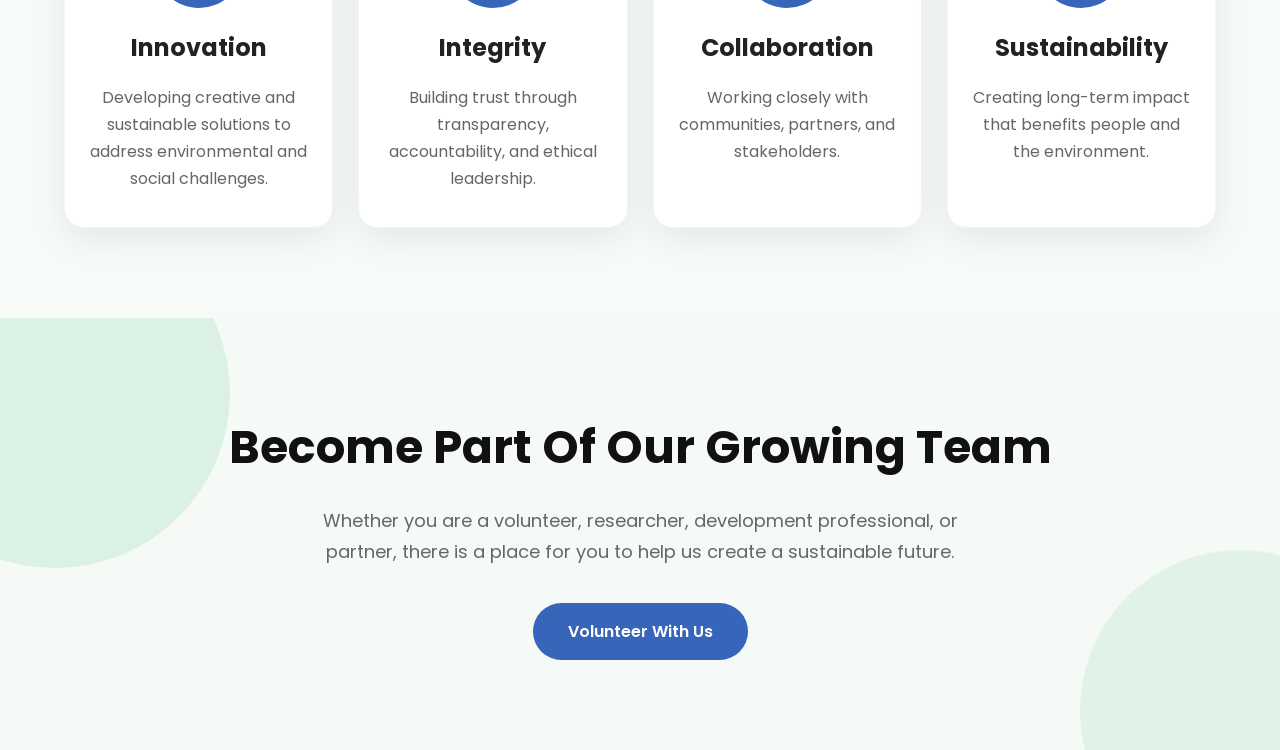
<file: our_team.html>
<!DOCTYPE html>
<html lang="en">
<head>
    <meta charset="UTF-8">
    <meta name="viewport" content="width=device-width, initial-scale=1.0">
    <title>Our Team | TIMOSA Foundation</title>

    <link href="https://fonts.googleapis.com/css2?family=Poppins:wght@300;400;500;600;700;800&display=swap" rel="stylesheet">

    <link rel="stylesheet"
    href="https://cdnjs.cloudflare.com/ajax/libs/font-awesome/6.6.0/css/all.min.css">

    <link rel="stylesheet" href="style.css">

<!--=================================
FAVICON
==================================-->

<link rel="icon" type="image/png" href="logo/logo-green.png">

<link rel="shortcut icon" href="logo/logo-green.png">

<link rel="apple-touch-icon" href="logo/logo-green.png">
	
</head>

<style>

</style>

<body>


 <!--==================================
    HEADER
    ===================================-->

    <header>

        <div class="container navbar">

            <!-- Logo -->

            <a href="index.html" class="logo">

                <img src="logo/logo-green.png"
                    alt="TIMOSA Foundation Logo"
                    height="55">

                <span>TIMOSA</span>

            </a>


            <!-- Navigation -->

            <ul class="nav-links">

                <li>
                    <a href="index.html">Home</a>
                </li>

                <li class="dropdown">

                    <a href="about.html">
                        About
                        <i class="fas fa-chevron-down"></i>
                    </a>
					

                    <div class="dropdown-menu">

                        <a href="about.html">Mission</a>
                        <a href="about.html">Core Values</a>
                        <a href="about.html">Strategic Pillar/Objectives</a>
						<a href="about.html">Our Story</a>
                        <a href="our_team.html">Our Team</a>

                    </div>

                </li>
				
				
				
				<li class="dropdown">

                    <a href="#">
                        Services
                        <i class="fas fa-chevron-down"></i>
                    </a>

                    <div class="dropdown-menu mega">

                        <div>

                            <a href="services.html"><h4>Solutions</h4></a>

                            <a href="services.html">Community Clean Up</a>
                            <a href="services.html">Clean Water</a>
                            <a href="services.html">Reafforestation</a>

                        </div>

                        <div>

                            <a href="programs.html"><h4>Programs</h4></a>

                            <a href="programs.html">Health</a>
                            <a href="programs.html">Education</a>
                            <a href="programs.html">Environment</a>

                        </div>

                    </div>

                </li>

			
				<li class="dropdown">

                    <a href="projects.html">
                        Projects
                        <i class="fas fa-chevron-down"></i>
                    </a>

                    <div class="dropdown-menu">

                        <a href="#completed-projects">Projects</a>
                        <a href="#gallery">Gallery</a>
                        <a href="#success">Success Stories</a>

                    </div>

                </li>


<!--------

                <li>
                    <a href="gallery.html">
                        Gallery
                    </a>
                </li>
-------------->
                <li>
                    <a href="our_team.html">
                        Our Team
                    </a>
                </li>

                <li>
                    <a href="contact.html">
                        Contact
                    </a>
                </li>

            </ul>


            <!-- Right Side -->

            <div class="nav-right">


				<a href="donate.html" class="btn-primary" style=" background:linear-gradient(135deg,#f7b500,#ffd84d);">
                    Donate
                </a>

                <div class="menu-toggle">

                    <span></span>
                    <span></span>
                    <span></span>

                </div>

            </div>

        </div>

    </header>


<!--==========================
PAGE HERO
===========================-->

<section class="about-hero team-hero">

    <div class="overlay"></div>

    <div class="container hero-content">

        <span class="subtitle">
            OUR PEOPLE
        </span>

        <h1>

            Meet The Dedicated Team
            <br>
            Behind Our Mission

        </h1>

        <p>

            Our team brings together passionate professionals,
            environmental experts, community leaders,
            researchers, and volunteers committed to creating
            sustainable solutions that transform lives.

        </p>

    </div>

</section>

<!--==========================
INTRODUCTION
===========================-->

<section class="about">

<div class="container about-grid">

<div class="about-image">

<img src="images/team/team.jpg" alt="Our Team">

</div>

<div class="about-content">

<span>Our Team</span>

<h2>

Together We Create Lasting Impact

</h2>

<p>

Our Foundation is led by experienced professionals who
believe in integrity, collaboration, innovation, and
community participation. Every member contributes unique
skills and expertise to ensure that our projects create
meaningful and sustainable change.

</p>

<p>

Through teamwork, accountability, and shared purpose,
we continue to empower communities, protect the
environment, and build a brighter future for generations
to come.

</p>

<a href="contact.html" class="btn-primary">

Join Our Team

</a>

</div>

</div>

</section>

<!--==========================
LEADERSHIP
===========================-->

<!--==========================
LEADERSHIP
===========================-->

<section class="leadership">

<div class="container">

<div class="section-title">

<span>Our Leadership</span>

<h2>
Meet The People Driving Our Mission
</h2>

<p>
Our leadership team brings together expertise in environmental sustainability,
community development, research, and organizational management.
</p>

</div>


<div class="team-grid">


<!-- MEMBER 1 -->

<div class="team-member">

    <div class="team-image">

        <img src="images/team/bernice.jpg" 
        alt="Bernice Oduro Gyan">

    </div>


    <div class="team-info">

        <h3>
            Bernice Oduro Gyan
        </h3>


        <!--<span>
            Position
        </span> ---->






        <p class="short-bio">

            Environmental, Social, Health and Safety Specialist
            with extensive experience in sustainability,
            environmental management, and community development.

        </p>


        <div class="full-bio">

            <p>
            Bernice Oduro Gyan is the Chief Executive Officer and Founder of TIMOSA Foundation, 
            driven by a deep commitment to environmental sustainability and social protection. 
            Inspired by her vision to safeguard natural resources for present and future generations, 
            she established the Foundation to dedicate time, expertise, and resources to creating lasting 
            environmental and social impact.
            </p>


            <p>
            Bernice is an Environmental, Social, Health and Safety (ESHS) Specialist with over eight years 
            of experience in waste management, regulatory compliance, risk control, slum upgrading, and occupational 
            health and safety. She has contributed to major World Bank-funded infrastructure projects, where she played key 
            roles in ensuring sustainable and responsible project implementation.

            </p>


            <p>
            In addition to her technical expertise, Bernice brings over nine years of experience in NGO project management 
            and implementation. She has worked on impactful initiatives, including COVID-19 response projects in partnership 
            with GACA and Plan International, as well as sustainable livelihood programs that empower women in underserved 
            communities.

            </p>

            <p>
            A passionate youth advocate, Bernice is dedicated to building resilience in deprived communities and advancing 
            inclusive development. She has successfully navigated and excelled in male-dominated sectors such as construction and 
            international project environments, holding both managerial and supervisory roles.
            </p>

            <p>
            Beyond her professional pursuits, she has a strong interest in arts and entertainment, reflecting her creative approach 
            to leadership and community engagement.
            </p>


        </div>


        <button class="read-more">

            Read More
            <i class="fas fa-arrow-right"></i>

        </button>


    </div>

</div>






<!-- MEMBER 2 -->

<div class="team-member">

    <div class="team-image">

        <img src="images/team/asante.jpg" 
        alt="Emmanuel Afreh Asante">

    </div>


    <div class="team-info">

        <h3>
            Emmanuel Afreh Asante
        </h3>


        <!--<span>
            Position
        </span> ---->


        <p class="short-bio">
		
			Environmental, Social, Health and Safety professional
            with over twelve years of experience in risk assessment,
            sustainable development, and community protection.

        </p>


        <div class="full-bio">
		
			<p>
			Emmanuel Afreh Asante is an Environmental, Social, Health and Safety (ESHS) professional 
			with over twelve years of experience in risk and impact assessment and management. 
			Throughout my career, He has contributed to major infrastructure projects across Ghana, 
			serving as an ESHS Specialist and ensuring compliance with national and international standards.
			</p>

            <p>
			In this role, he has been responsible for promoting 
			sustainable development by safeguarding the environment, enhancing the welfare, 
			health, and safety of workers, and protecting the well-being of host communities. 
			He has also worked to ensure that Project Affected Persons are not disadvantaged by development 
			activities, but instead supported to maintain or improve their livelihoods.

            </p>


            <p>
            Driven by a strong passion for sustainability and social impact, 
			he bring both expertise and commitment to his role as a board member of TIMOSA. 
			He is dedicated to supporting the organization’s mission to deliver meaningful 
			environmental and social benefits that positively impact communities and future generations.

            </p>




        </div>


        <button class="read-more">

            Read More
            <i class="fas fa-arrow-right"></i>

        </button>


    </div>

</div>







<!-- MEMBER 3 -->

<div class="team-member">

<div class="team-image">

<img src="images/team/Augustine.jpg"
alt="Augustine Kayi">

</div>



<div class="team-info">


<h3>
Augustine Kayi
</h3>


        <!--<span>
            Position
        </span> ---->




<p class="short-bio">

Biomedical Engineer passionate about healthcare innovation,
youth empowerment, and sustainable community development.

</p>



<div class="full-bio">


<p>
Augustine Kayi is a Biomedical Engineer committed to
improving healthcare delivery through sustainable solutions
in medical equipment installation, servicing, and procurement.
</p>


<p>
Beyond technology, he is passionate about youth empowerment,
mentorship, and helping young people develop skills for
career growth and self-reliance.
</p>


<p>
As a Board Member of TIMOSA Foundation, Augustine supports
initiatives that connect environmental sustainability,
public health, and community development.
</p>


</div>



<button class="read-more">

Read More
<i class="fas fa-arrow-right"></i>

</button>


</div>


</div>




<!-- MEMBER 4 -->


<!-- MEMBER 4 -->

<div class="team-member">


<div class="team-image">

<img src="images/team/godwin.jpg"
alt="Research Lead">

</div>



<div class="team-info">


<h3>
Godwin Kaleonaa 
</h3>


        <!--<span>
            Position
        </span> ---->




<p class="short-bio">
A dedicated Health, Safety and Environment professional committed to protecting people, promoting sustainability, and advancing world-class safety standards.
</p>




<div class="full-bio">

<p> 
Godwin Kaleonaa is an accomplished Health, Safety, and Environment (HSE) professional 
with extensive experience in occupational health and safety management, environmental sustainability, 
and regulatory compliance within the construction and concrete manufacturing sectors. He possesses a strong combination 
of technical expertise and business leadership, enabling him to develop and implement effective HSE management systems 
that enhance organizational performance while ensuring the protection of people, property and the environment. 
</p>

<p>
He holds a Master of Business Administration (MBA) in Oil, Gas and Energy Management and a Certificate in Human Resource Management, 
both awarded by Unicaf University, Zambia. He also earned an Advanced Certificate in Occupational Safety, Health and Environmental Management 
from the Ghana Institute of Management and Public Administration (GIMPA) and a Bachelor of Science (BSc) in Environmental Health and Sanitation 
Education from the University of Education, Winneba.
</p>

<p>
Mr. Kaleonaa began his professional HSE career with First Sky Limited, where he served as an HSE Officer from 2017 to 2020. 
Through his dedication, technical competence, and leadership, he was promoted to HSE Manager, a position he held from 2021 to 2025. 
During this period, he led the implementation of occupational health and safety programmes, risk management initiatives, environmental 
compliance strategies, incident prevention systems and safety culture improvement across major construction projects. 
</p>

<p>
He is currently serving as an HSE Officer with Betonsa Ghana Limited, where he continues to champion workplace health and safety, environmental 
protection, employee well-being and continuous improvement in accordance with national regulations and international best practices.
</p>

<p>
With a passion for operational excellence and sustainable development, Godwin Kaleonaa remains committed to advancing health, safety, environmental 
and quality standards while contributing to the successful delivery of infrastructure and industrial projects through proactive leadership, strategic 
planning and continuous professional development.
</p>




</div>




<button class="read-more">

Read More
<i class="fas fa-arrow-right"></i>

</button>



</div>


</div>


</div>

</div>

</section>







<!--==========================
BOARD
===========================-->

<!--==========================
BOARD OF DIRECTORS
===========================-->

<section class="leadership-meta board-section">

    <div class="container">

        <div class="section-title">

            <span>Governance</span>

            <h2>Board of Directors</h2>

        </div>

        <div class="team-grid">

            <div class="team-member">

                <div class="team-image">
                    <img src="images/team/bernice.jpg" alt="Board Chairperson">
                </div>

                <div class="team-info">
					<h3>BERNICE ODURO GYAN</h3>
                    <h3> </h3>
                    <p style="color: red;">Chief Executive Officer</p>
                </div>

            </div>

            <div class="team-member">

                <div class="team-image">
                    <img src="images/team/asante.jpg" alt="Vice Chairperson">
                </div>

                <div class="team-info">
					<h3>EMMANUEL AFREH ASANTE</h3>
                    <h3> </h3>
                    <p style="color: red;">Board Member</p>
                </div>

            </div>

            <div class="team-member">

                <div class="team-image">
                    <img src="images/team/Augustine.jpg" alt="Board Secretary">
                </div>

                <div class="team-info">
                    <h3>AUGUSTINE KAYI</h3>
					<h3> </h3>
                   <p style="color: red;">Board Member</p>
                </div>

            </div>

            <div class="team-member">

                <div class="team-image">
                    <img src="images/team/godwin.jpg" alt="Treasurer">
                </div>

                <div class="team-info">
				<h3>GODWIN KALEONAA</h3>
                    <h3> </h3>
                    <p style="color: red;">Board Member</p>
                </div>

            </div>

        </div>

    </div>

</section>



<!--==========================
ORGANIZATIONAL STRUCTURE
===========================-->

<section class="departments">

<div class="container">


<div class="section-title">

<span>Our Structure</span>

<h2>
Departments & Areas Of Expertise
</h2>

<p>
Our organizational structure is built around specialized departments
working together to deliver sustainable environmental, social, and
community development solutions.
</p>

</div>



<div class="department-grid">



<!-- Department 1 -->

<div class="department-card">


<div class="department-icon">

<i class="fas fa-leaf"></i>

</div>


<div class="department-content">

<h3>
Environmental Conservation
</h3>


<p>
Responsible for protecting ecosystems through afforestation,
reforestation, biodiversity conservation, waste management,
and environmental restoration initiatives.
</p>


<ul>

<li>
Afforestation & Reforestation
</li>

<li>
Biodiversity Protection
</li>

<li>
Pollution Prevention
</li>

<li>
Ecosystem Restoration
</li>

</ul>


</div>


</div>





<!-- Department 2 -->

<div class="department-card">


<div class="department-icon">

<i class="fas fa-cloud-sun"></i>

</div>


<div class="department-content">

<h3>
Climate & Sustainability
</h3>


<p>
Focuses on climate resilience programs, renewable energy
promotion, environmental education, and sustainable solutions
that help communities adapt to climate change.
</p>


<ul>

<li>
Climate Education
</li>

<li>
Adaptation Projects
</li>

<li>
Renewable Energy
</li>

<li>
Resilience Programs
</li>

</ul>


</div>


</div>






<!-- Department 3 -->

<div class="department-card">


<div class="department-icon">

<i class="fas fa-people-group"></i>

</div>


<div class="department-content">

<h3>
Community Development
</h3>


<p>
Works directly with communities to improve livelihoods,
support vulnerable groups, and create opportunities for
inclusive social development.
</p>


<ul>

<li>
Youth Empowerment
</li>

<li>
Women Empowerment
</li>

<li>
Water & Sanitation
</li>

<li>
Livelihood Programs
</li>

</ul>


</div>


</div>







<!-- Department 4 -->

<div class="department-card">


<div class="department-icon">

<i class="fas fa-microscope"></i>

</div>


<div class="department-content">

<h3>
Research & Advocacy
</h3>


<p>
Generates knowledge, conducts environmental research,
supports policy advocacy, and builds awareness through
stakeholder engagement.
</p>


<ul>

<li>
Environmental Research
</li>

<li>
Policy Advocacy
</li>

<li>
Awareness Campaigns
</li>

<li>
Stakeholder Engagement
</li>

</ul>


</div>


</div>




</div>


</div>


</section>


<!--==========================
OUR VALUES
===========================-->

<section class="features">

<div class="container">

<div class="section-title">

<span>Why Our Team</span>

<h2>

What Makes Our Team Different

</h2>

</div>

<div class="feature-grid">

<div class="feature-card">

<i class="fas fa-lightbulb" style="background: #3665b9; color:white;"></i>

<h3>Innovation</h3>

<p>

Developing creative and sustainable solutions
to address environmental and social challenges.

</p>

</div>

<div class="feature-card">

<i class="fas fa-handshake" style="background: #3665b9; color:white;"></i>

<h3>Integrity</h3>

<p>

Building trust through transparency,
accountability, and ethical leadership.

</p>

</div>

<div class="feature-card">

<i class="fas fa-users" style="background: #3665b9; color:white;"></i>

<h3>Collaboration</h3>

<p>

Working closely with communities,
partners, and stakeholders.

</p>

</div>

<div class="feature-card">

<i class="fas fa-seedling" style="background: #3665b9; color:white;"></i>

<h3>Sustainability</h3>

<p>

Creating long-term impact that benefits
people and the environment.

</p>

</div>

</div>

</div>

</section>

<!--==========================
CTA
===========================-->

<section class="cta">

<div class="container">

<h2>

Become Part Of Our Growing Team

</h2>

<p>

Whether you are a volunteer, researcher,
development professional, or partner,
there is a place for you to help us
create a sustainable future.

</p>

<a href="contact.html" class="btn-primary" style="background: #3665b9; color:white;">

Volunteer With Us

</a>

</div>

</section>



<script>

const readButtons = document.querySelectorAll(".read-more");


readButtons.forEach(button => {

    button.addEventListener("click", function () {


        const currentMember = this.closest(".team-member");


        // Close all other opened profiles
        document.querySelectorAll(".team-member.active").forEach(member => {

            if(member !== currentMember){

                member.classList.remove("active");


                const otherButton = member.querySelector(".read-more");


                otherButton.innerHTML = `
                    Read More 
                    <i class="fas fa-arrow-right"></i>
                `;

            }

        });



        // Toggle current profile

        currentMember.classList.toggle("active");



        if(currentMember.classList.contains("active")){


            this.innerHTML = `
                Read Less 
                <i class="fas fa-arrow-up"></i>
            `;


        }else{


            this.innerHTML = `
                Read More 
                <i class="fas fa-arrow-right"></i>
            `;


        }



    });

});
</script>

<script src="js/programs.js"></script>

</body>
</html>
</file>
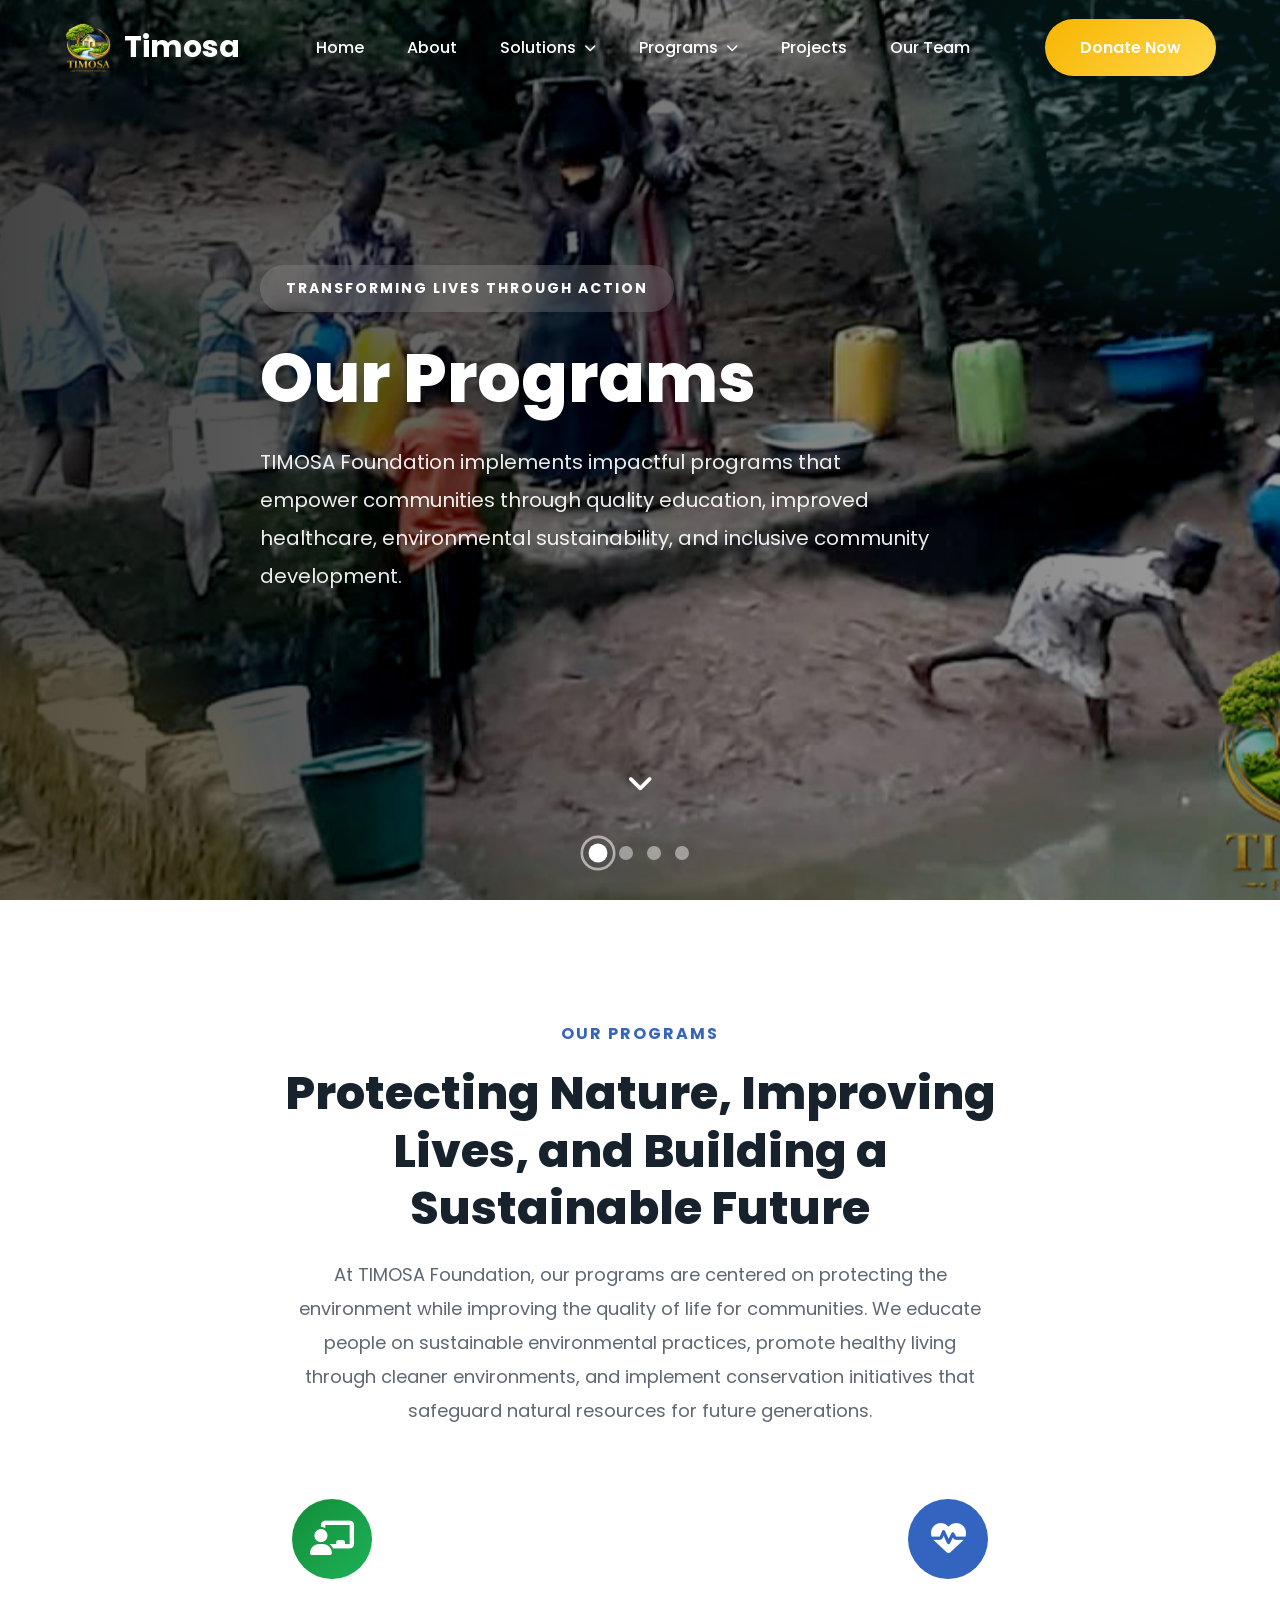
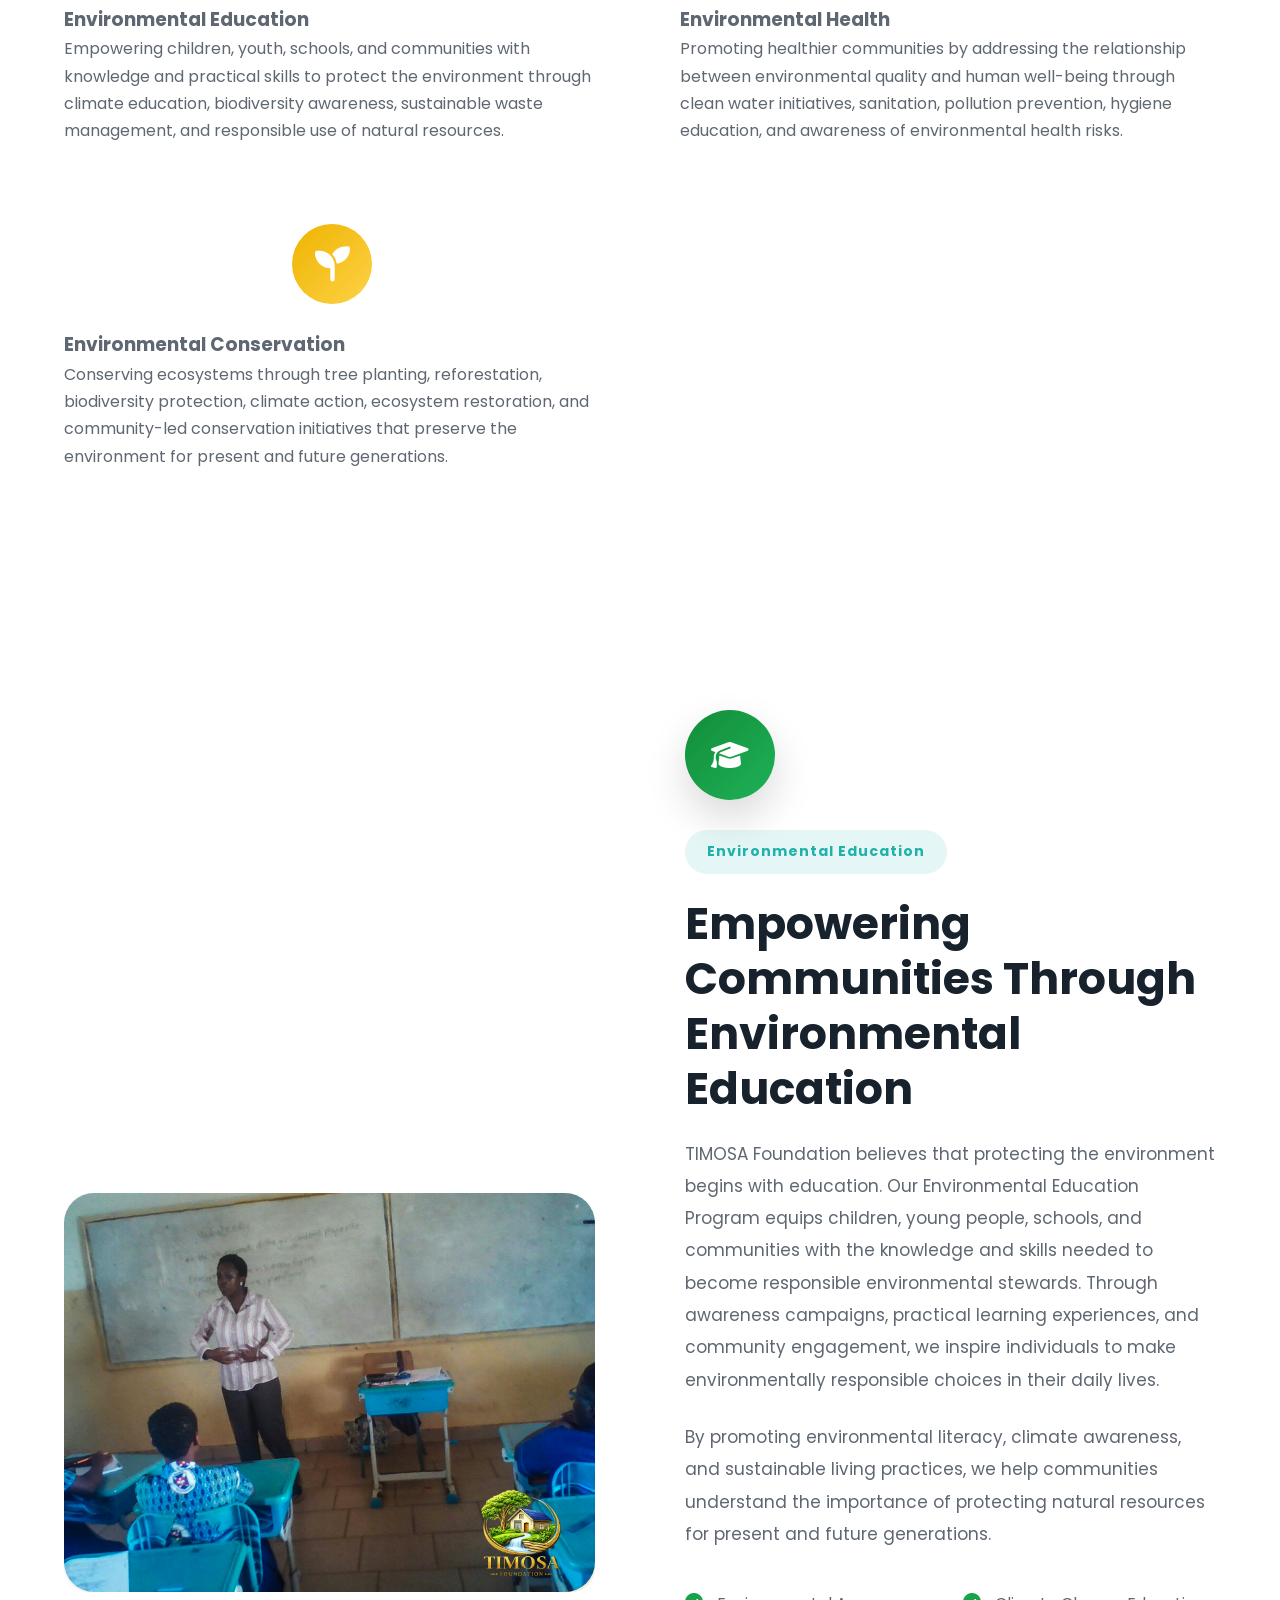
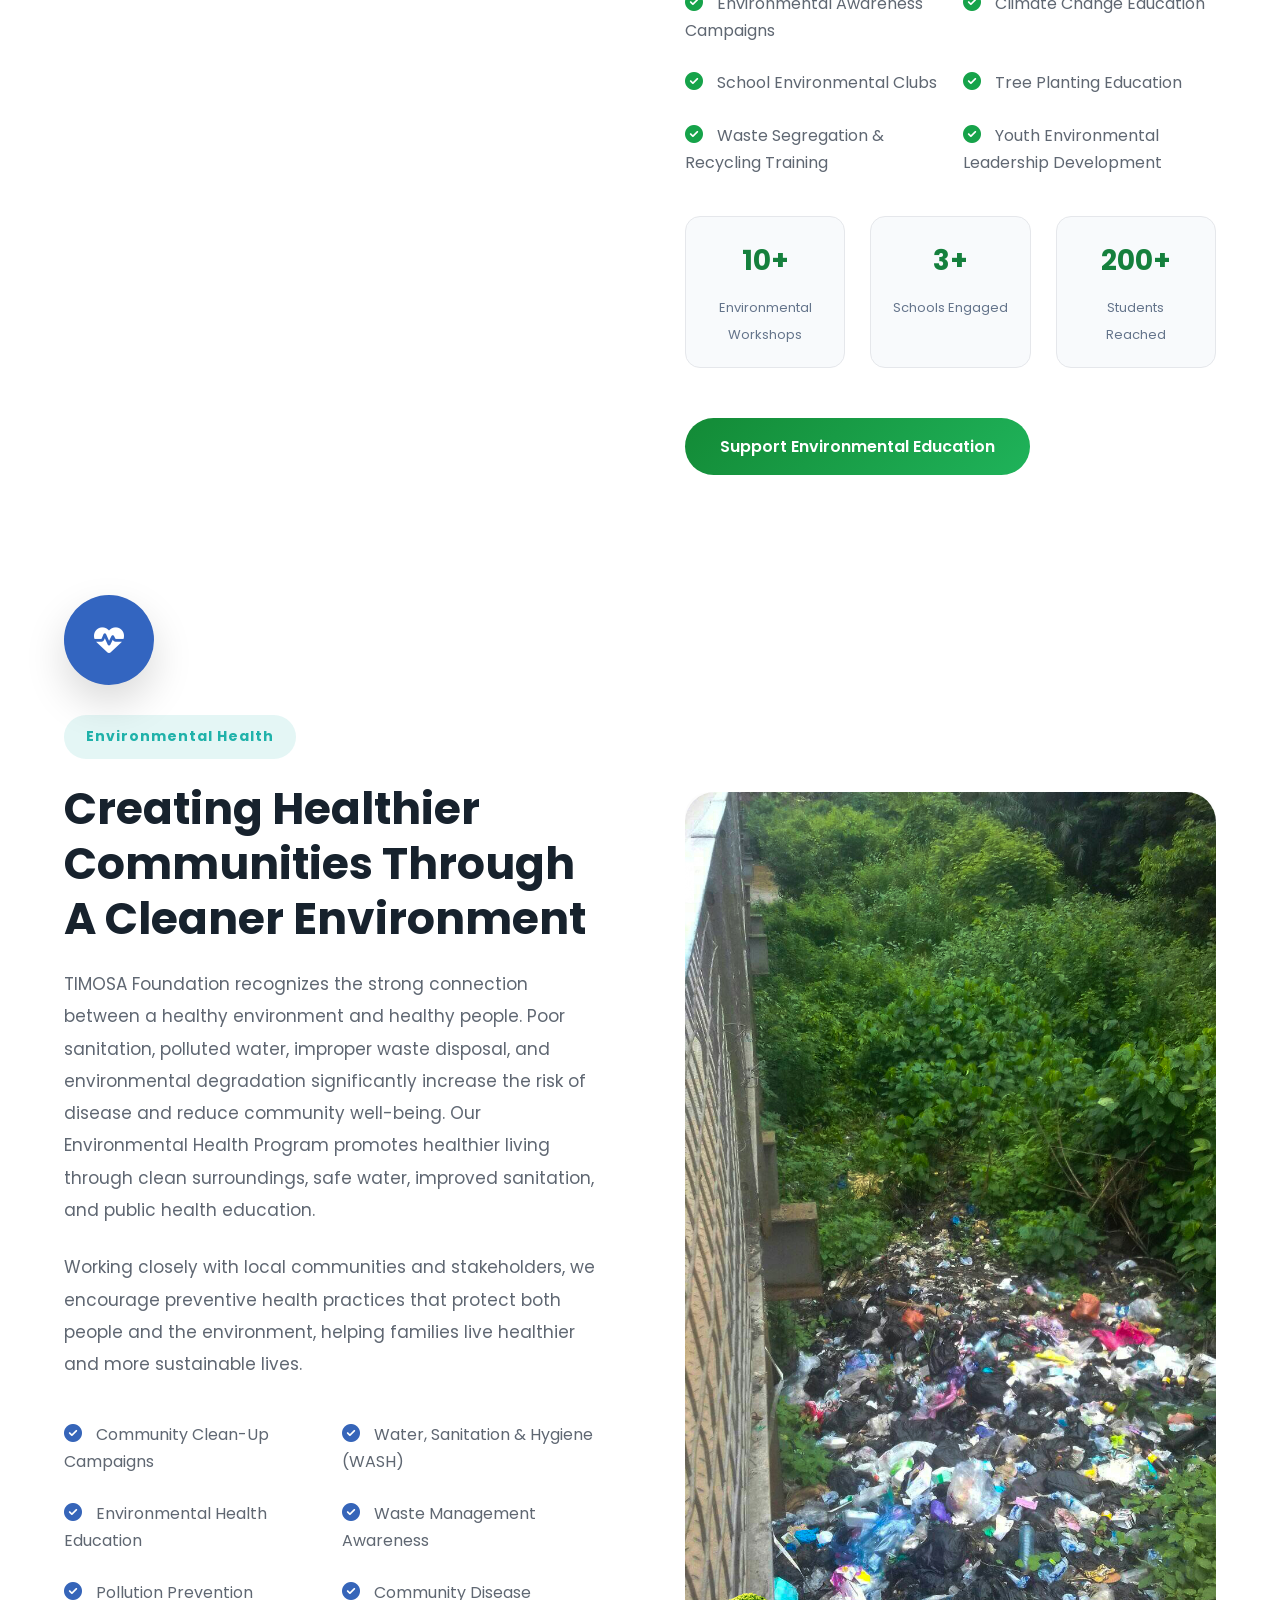
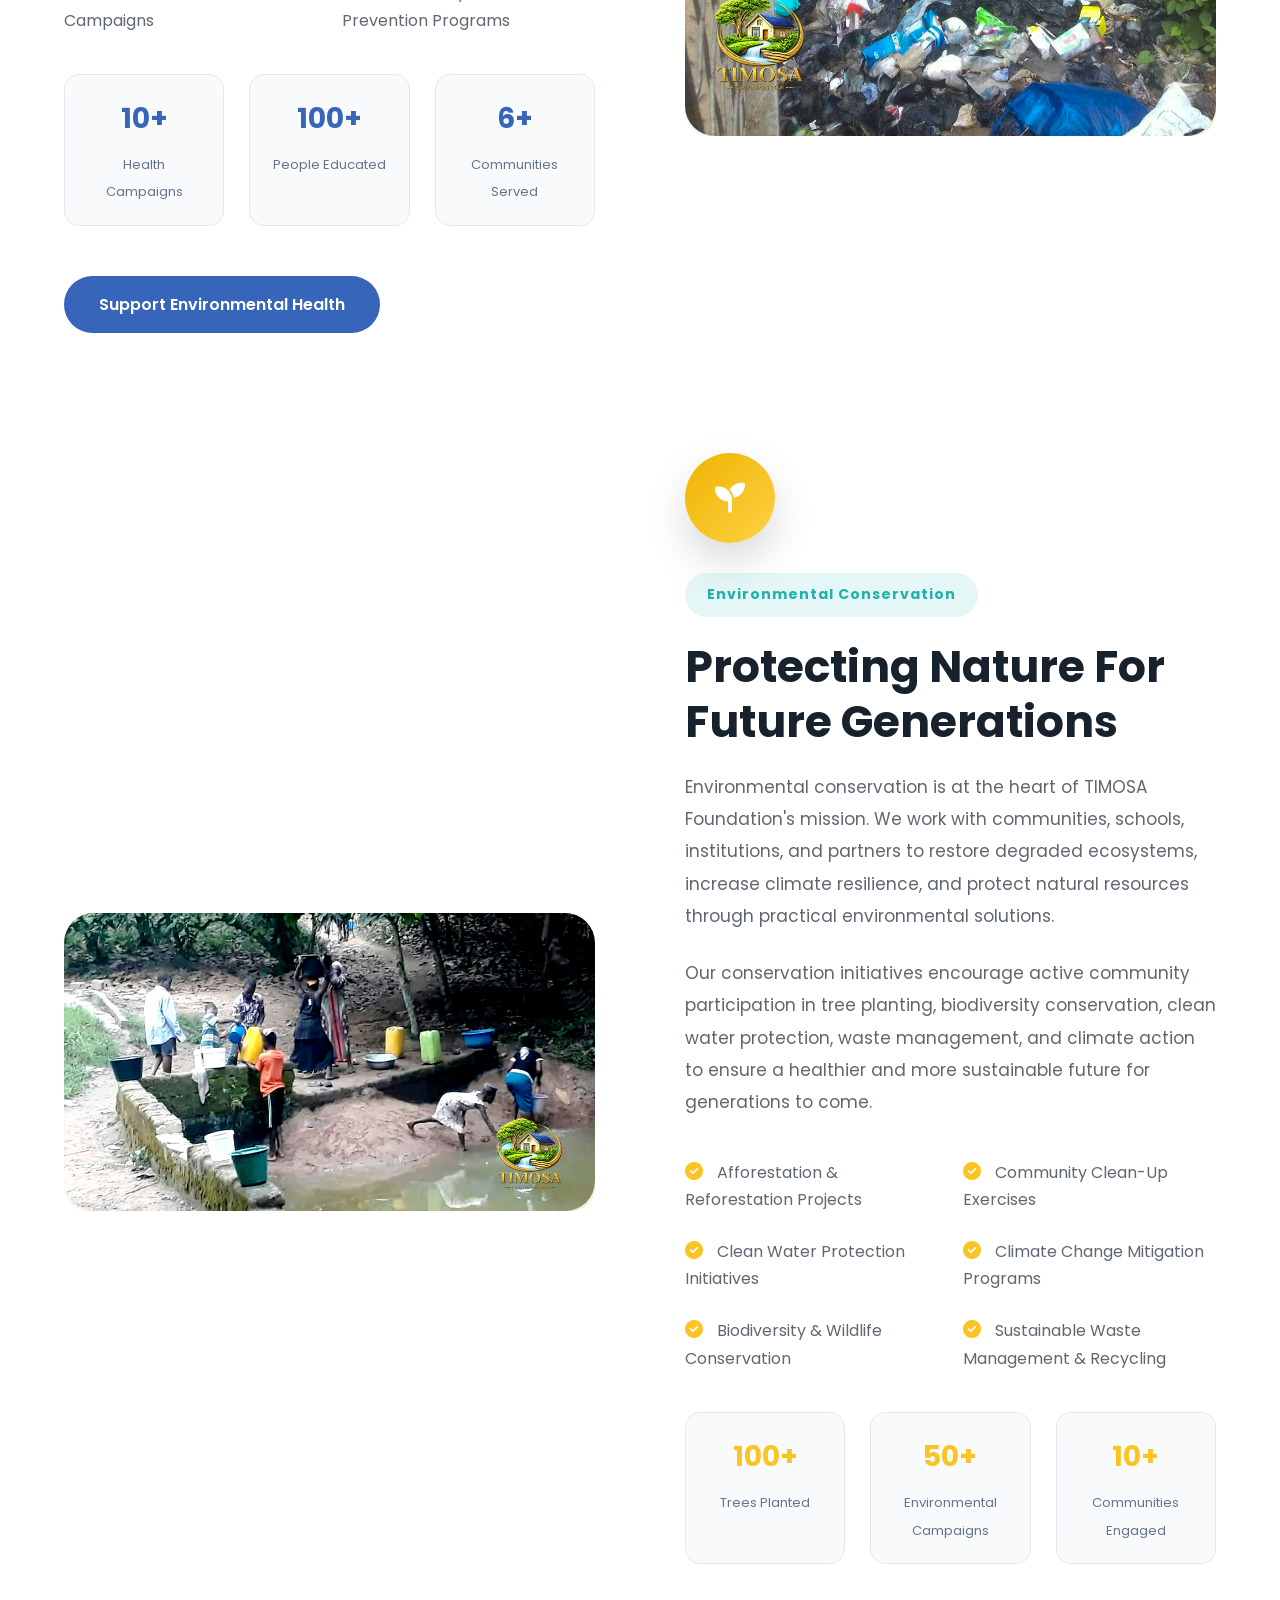
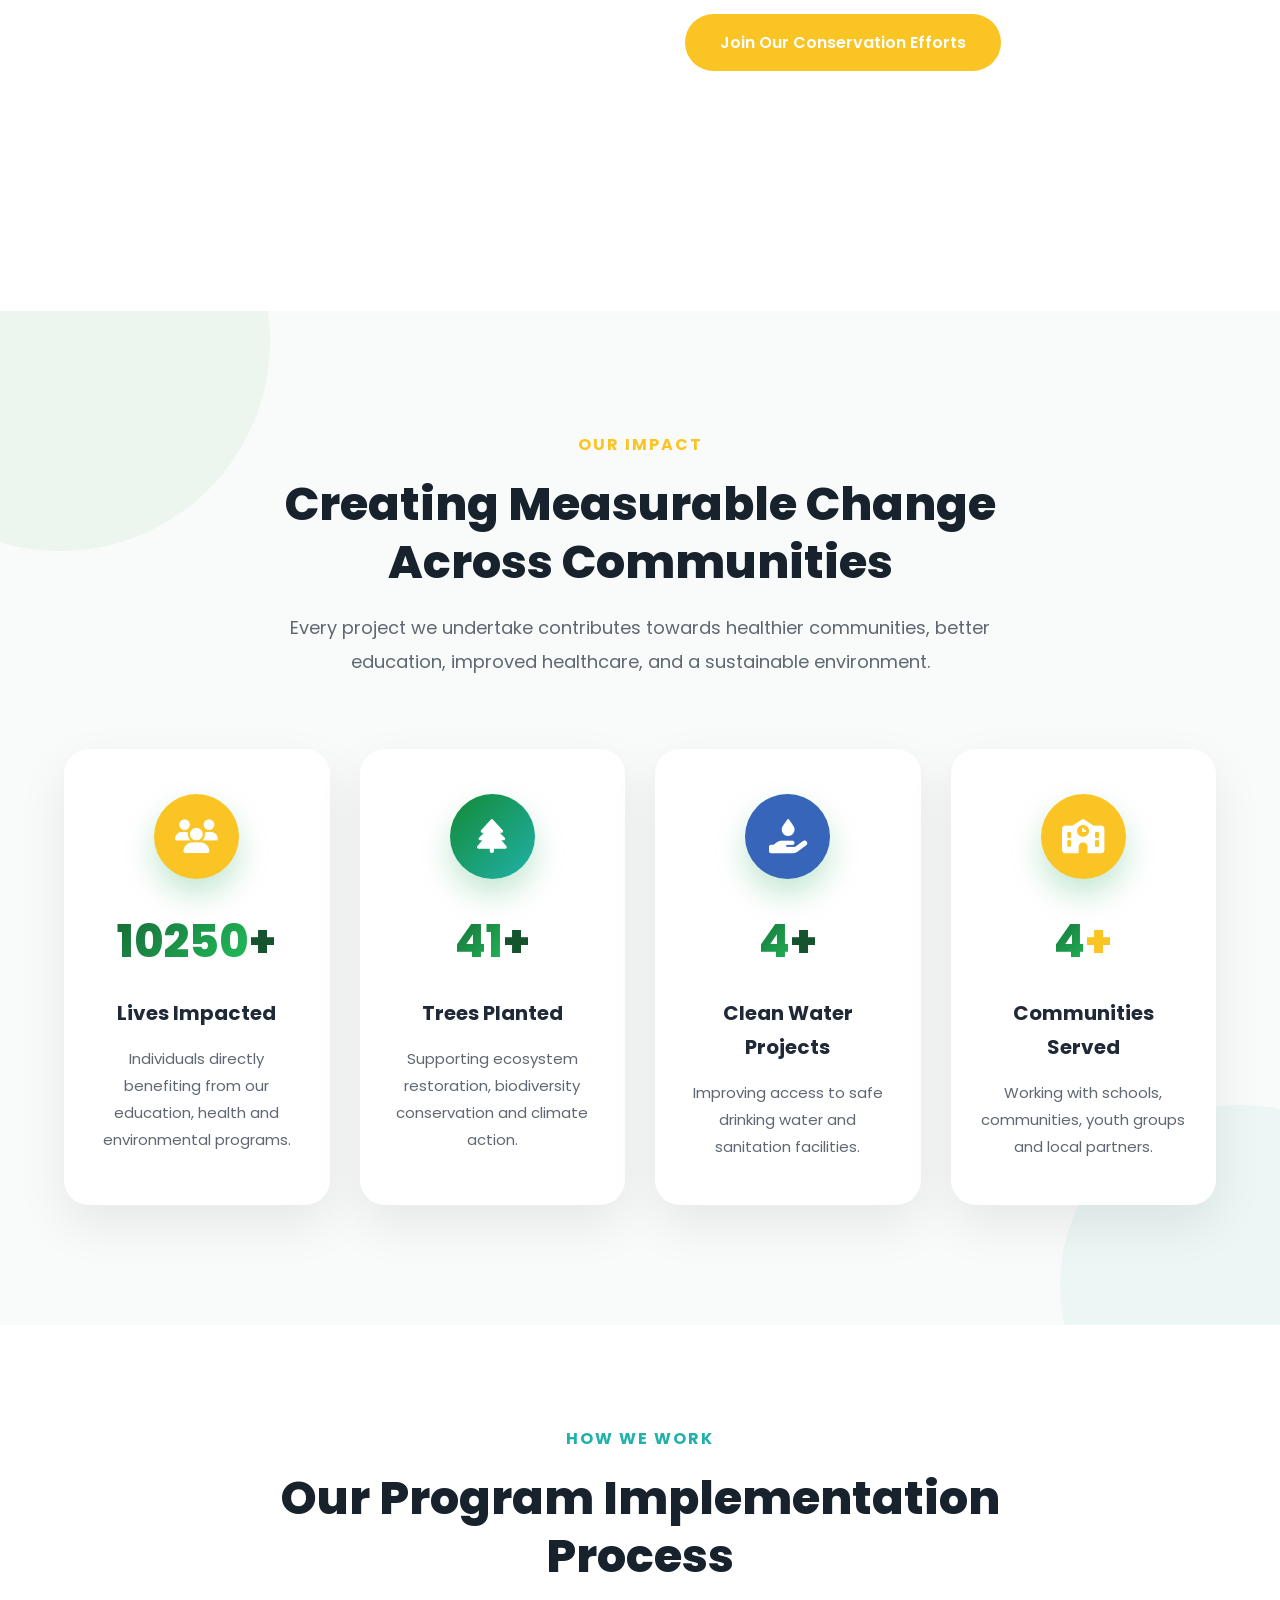
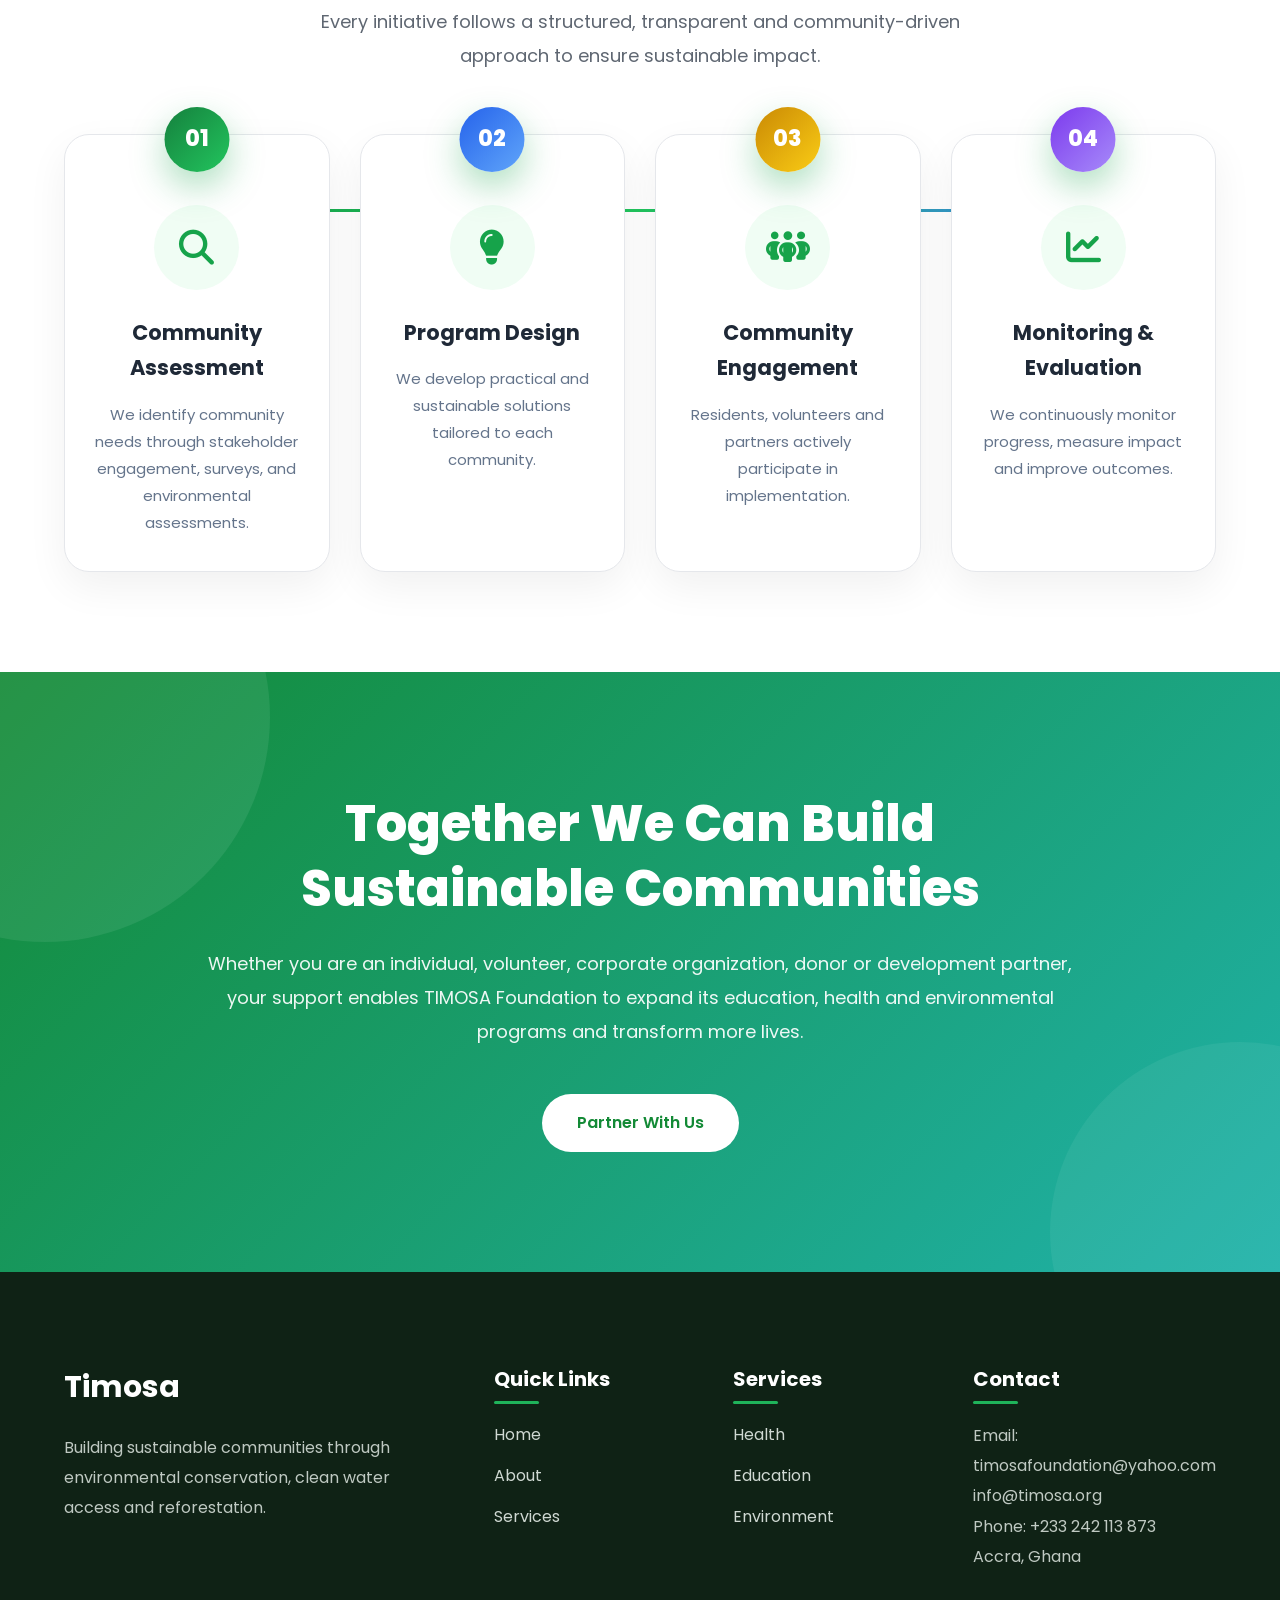
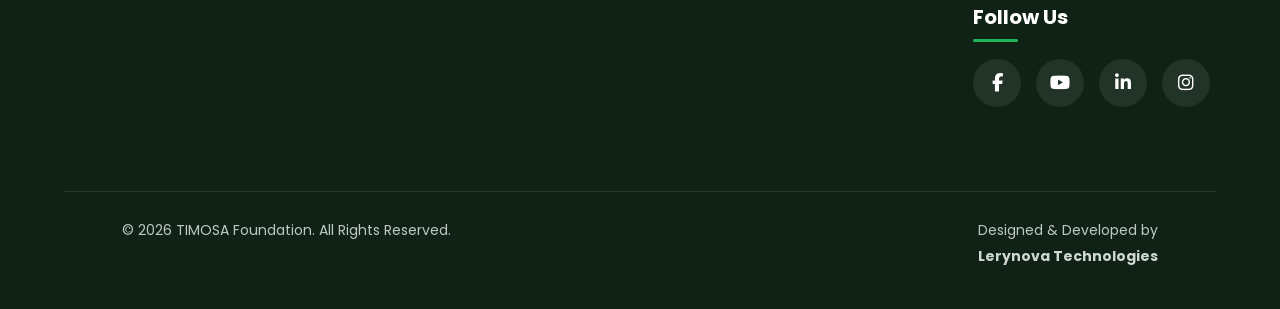
<file: programs.html>
<!DOCTYPE html>
<html lang="en">

<head>

<meta charset="UTF-8">
<meta name="viewport" content="width=device-width, initial-scale=1.0">

<title>Our Programs | TIMOSA Foundation</title>

<link rel="preconnect" href="https://fonts.googleapis.com">

<link rel="preconnect" href="https://fonts.gstatic.com" crossorigin>

<link href="https://fonts.googleapis.com/css2?family=Poppins:wght@300;400;500;600;700;800&display=swap" rel="stylesheet">

<link rel="stylesheet"
href="https://cdnjs.cloudflare.com/ajax/libs/font-awesome/6.6.0/css/all.min.css">

<link rel="stylesheet" href="style.css">
<link rel="stylesheet" href="css/programs.css">

<!--=================================
FAVICON
==================================-->

<link rel="icon" type="image/png" href="logo/logo-green.png">

<link rel="shortcut icon" href="logo/logo-green.png">

<link rel="apple-touch-icon" href="logo/logo-green.png">

</head>

<body>



<!--==================================
PRELOADER
===================================-->

<div id="preloader">
    <div class="loader">
        <span></span>
        <span></span>
        <span></span>
    </div>
</div>

<!--==================================
HEADER
===================================-->

<header>

<div class="container navbar">

<a href="#" class="logo">
				<img src="logo/logo-green.png" height="50px;">
                Timosa
            </a>

<ul class="nav-links">

<li><a href="index.html">Home</a></li>

<li><a href="about.html">About</a></li>

<li class="dropdown">

<a href="services.html" class="active">
Solutions
<i class="fas fa-chevron-down"></i>
</a>

<ul class="dropdown-menu">
<li><a href="services.html">Community Clean Up</a></li>
<li><a href="services.html">Clean Water</a></li>
<li><a href="services.html">Reforestation</a></li>
</ul>

</li>

<li class="dropdown">

<a href="programs.html" class="active">
Programs
<i class="fas fa-chevron-down"></i>
</a>

<ul class="dropdown-menu">
<li><a href="#health">Health</a></li>
<li><a href="#education">Education</a></li>
<li><a href="#environment">Environment</a></li>
</ul>

</li>

<li><a href="projects.html">Projects</a></li>



<li><a href="our_team.html">Our Team</a></li>

<!------<li><a href="contact.html">Contact</a></li>----->

</ul>

<div class="nav-right">

<a href="donate.html" class="btn-primary" style=" background:linear-gradient(135deg,#f7b500,#ffd84d);">
Donate Now
</a>

<div class="menu-toggle">
<span></span>
<span></span>
<span></span>
</div>

</div>

</div>

</header>


<!--=================================
PROGRAM HERO
==================================-->

<section class="program-hero">

    <!-- Hero Slider -->

    <div class="hero-slider">

        <div class="slide active"
        style="background-image:url('images/programs/water.jpg');">
        </div>

        <div class="slide"
        style="background-image:url('images/programs/education.jpg');">
        </div>

        <div class="slide"
        style="background-image:url('images/programs/market.jpg');">
        </div>

        <div class="slide"
        style="background-image:url('images/programs/waste.jpg');">
        </div>

    </div>

    <!-- Overlay -->

    <div class="overlay"></div>

    <!-- Hero Content -->

    <div class="container">

        <div class="hero-content">

            <span class="subtitle">

                Transforming Lives Through Action

            </span>

            <h1>

                Our Programs

            </h1>

            <p>

                TIMOSA Foundation implements impactful programs that
                empower communities through quality education,
                improved healthcare, environmental sustainability,
                and inclusive community development.

            </p>
		
			<!----
            <div class="hero-buttons">

                <a href="#programs"
                class="btn-primary">

                    Explore Programs

                </a>

                <a href="contact.html"
                class="btn-secondary">

                    Partner With Us

                </a>

            </div>
			------->
			
        </div>

    </div>

    <!-- Slider Navigation -->

    <div class="slider-navigation">

        <span class="dot active"></span>
        <span class="dot"></span>
        <span class="dot"></span>
        <span class="dot"></span>

    </div>

    <!-- Scroll -->

    <div class="scroll-down">

        <i class="fa-solid fa-angle-down"></i>

    </div>

</section>

<!--=================================
INTRODUCTION
==================================-->

<section class="program-intro">

    <div class="container">

        <div class="section-title">

            <span style="color: #3665b9;">
                Our Programs
            </span>

            <h2>
                Protecting Nature, Improving Lives,
                and Building a Sustainable Future
            </h2>

            <p>

                At TIMOSA Foundation, our programs are centered on
                protecting the environment while improving the quality
                of life for communities. We educate people on sustainable
                environmental practices, promote healthy living through
                cleaner environments, and implement conservation
                initiatives that safeguard natural resources for future
                generations.

            </p>

        </div>

        <div class="intro-grid">

            <!-- Card 1 -->

            <div class="intro-card">

                <div class="icon green">

                    <i class="fas fa-chalkboard-teacher" style="color: #ffff;"></i>

                </div>

                <h3>
                    Environmental Education
                </h3>

                <p>

                    Empowering children, youth, schools, and communities
                    with knowledge and practical skills to protect the
                    environment through climate education, biodiversity
                    awareness, sustainable waste management, and responsible
                    use of natural resources.

                </p>

            </div>

            <!-- Card 2 -->

            <div class="intro-card">

                <div class="icon blue" style="background: #3665b9;">

                    <i class="fas fa-heart-pulse" style="color: #ffff;"></i>

                </div>

                <h3>
                    Environmental Health
                </h3>

                <p>

                    Promoting healthier communities by addressing the
                    relationship between environmental quality and human
                    well-being through clean water initiatives, sanitation,
                    pollution prevention, hygiene education, and awareness
                    of environmental health risks.

                </p>

            </div>

            <!-- Card 3 -->

            <div class="intro-card">

                <div class="icon yellow">

                    <i class="fas fa-seedling" style="color: #ffff;"></i>

                </div>

                <h3>
                    Environmental Conservation
                </h3>

                <p>

                    Conserving ecosystems through tree planting,
                    reforestation, biodiversity protection, climate action,
                    ecosystem restoration, and community-led conservation
                    initiatives that preserve the environment for present
                    and future generations.

                </p>

            </div>

        </div>

    </div>

</section>

<!--=================================
PROGRAMS START
==================================-->

<section id="programs" class="program-section">

<div class="container">

<!--=================================
ENVIRONMENTAL EDUCATION PROGRAM
==================================-->

<div class="program-block fade-in">

<div class="program-grid"   id="education">

<div class="program-image">

<img src="images/programs/education.jpg"
alt="Environmental Education">

</div>

<div class="program-content">

<div class="icon green">

<i class="fas fa-graduation-cap"></i>

</div>

<span class="program-tag">

Environmental Education

</span>

<h2>

Empowering Communities Through Environmental Education

</h2>

<p>

TIMOSA Foundation believes that protecting the environment begins
with education. Our Environmental Education Program equips children,
young people, schools, and communities with the knowledge and skills
needed to become responsible environmental stewards. Through awareness
campaigns, practical learning experiences, and community engagement,
we inspire individuals to make environmentally responsible choices in
their daily lives.

</p>

<p>

By promoting environmental literacy, climate awareness, and sustainable
living practices, we help communities understand the importance of
protecting natural resources for present and future generations.

</p>

<div class="program-features">

<div class="feature-item">
<i class="fas fa-check-circle"></i>
<span>Environmental Awareness Campaigns</span>
</div>

<div class="feature-item">
<i class="fas fa-check-circle"></i>
<span>Climate Change Education</span>
</div>

<div class="feature-item">
<i class="fas fa-check-circle"></i>
<span>School Environmental Clubs</span>
</div>

<div class="feature-item">
<i class="fas fa-check-circle"></i>
<span>Tree Planting Education</span>
</div>

<div class="feature-item">
<i class="fas fa-check-circle"></i>
<span>Waste Segregation & Recycling Training</span>
</div>

<div class="feature-item">
<i class="fas fa-check-circle"></i>
<span>Youth Environmental Leadership Development</span>
</div>

</div>

<div class="mini-stats">

<div class="mini-stat">
<h3>10+</h3>
<span>Environmental Workshops</span>
</div>

<div class="mini-stat">
<h3>3+</h3>
<span>Schools Engaged</span>
</div>

<div class="mini-stat">
<h3>200+</h3>
<span>Students Reached</span>
</div>

</div>

<a href="donate.html" class="btn-primary">

Support Environmental Education

</a>

</div>

</div>

</div>



<!--=================================
ENVIRONMENTAL HEALTH PROGRAM
==================================-->

<div class="program-block alternate fade-in"  id="health">

<div class="program-grid reverse">

<div class="program-image">

<img src="images/programs/waste.jpg"
alt="Environmental Health">

</div>

<div class="program-content">

<div class="icon blue" style="background: #3665b9;">

<i class="fas fa-heart-pulse"></i>

</div>

<span class="program-tag">

Environmental Health

</span>

<h2>

Creating Healthier Communities Through A Cleaner Environment

</h2>

<p>

TIMOSA Foundation recognizes the strong connection between a healthy
environment and healthy people. Poor sanitation, polluted water,
improper waste disposal, and environmental degradation significantly
increase the risk of disease and reduce community well-being. Our
Environmental Health Program promotes healthier living through clean
surroundings, safe water, improved sanitation, and public health
education.

</p>

<p>

Working closely with local communities and stakeholders, we encourage
preventive health practices that protect both people and the environment,
helping families live healthier and more sustainable lives.

</p>

<div class="program-features">

<div class="feature-item">
<i class="fas fa-check-circle" style="color: #3665b9;"></i>
<span>Community Clean-Up Campaigns</span>
</div>

<div class="feature-item">
<i class="fas fa-check-circle" style="color: #3665b9;"></i>
<span>Water, Sanitation & Hygiene (WASH)</span>
</div>

<div class="feature-item">
<i class="fas fa-check-circle" style="color: #3665b9;"></i>
<span>Environmental Health Education</span>
</div>

<div class="feature-item">
<i class="fas fa-check-circle" style="color: #3665b9;"></i>
<span>Waste Management Awareness</span>
</div>

<div class="feature-item">
<i class="fas fa-check-circle" style="color: #3665b9;"></i>
<span>Pollution Prevention Campaigns</span>
</div>

<div class="feature-item">
<i class="fas fa-check-circle" style="color: #3665b9;"></i>
<span>Community Disease Prevention Programs</span>
</div>

</div>

<div class="mini-stats">

<div class="mini-stat">
<h3 style="color: #3665b9;">10+</h3>
<span>Health Campaigns</span>
</div>

<div class="mini-stat">
<h3 style="color: #3665b9;">100+</h3>
<span>People Educated</span>
</div>

<div class="mini-stat">
<h3 style="color: #3665b9;">6+</h3>
<span>Communities Served</span>
</div>

</div>

<a href="donate.html" class="btn-primary" style="background: #3665b9;">

Support Environmental Health

</a>

</div>

</div>

</div>



<!--=================================
ENVIRONMENTAL CONSERVATION PROGRAM
==================================-->

<div class="program-block fade-in" id="environment">

<div class="program-grid">

<div class="program-image">

<img src="images/programs/water.jpg"
alt="Environmental Conservation">

</div>

<div class="program-content">

<div class="icon yellow">

<i class="fas fa-seedling"></i>

</div>

<span class="program-tag">

Environmental Conservation

</span>

<h2>

Protecting Nature For Future Generations

</h2>

<p>

Environmental conservation is at the heart of TIMOSA Foundation's
mission. We work with communities, schools, institutions, and partners
to restore degraded ecosystems, increase climate resilience, and protect
natural resources through practical environmental solutions.

</p>

<p>

Our conservation initiatives encourage active community participation in
tree planting, biodiversity conservation, clean water protection, waste
management, and climate action to ensure a healthier and more sustainable
future for generations to come.

</p>

<div class="program-features">

<div class="feature-item">
<i class="fas fa-check-circle" style="color: #fac524;"></i>
<span>Afforestation & Reforestation Projects</span>
</div>

<div class="feature-item">
<i class="fas fa-check-circle" style="color: #fac524;"></i>
<span>Community Clean-Up Exercises</span>
</div>

<div class="feature-item">
<i class="fas fa-check-circle" style="color: #fac524;"></i>
<span>Clean Water Protection Initiatives</span>
</div>

<div class="feature-item">
<i class="fas fa-check-circle" style="color: #fac524;"></i>
<span>Climate Change Mitigation Programs</span>
</div>

<div class="feature-item">
<i class="fas fa-check-circle" style="color: #fac524;"></i>
<span>Biodiversity & Wildlife Conservation</span>
</div>

<div class="feature-item">
<i class="fas fa-check-circle" style="color: #fac524;"></i>
<span>Sustainable Waste Management & Recycling</span>
</div>

</div>

<div class="mini-stats">

<div class="mini-stat">
<h3 style="color: #fac524;">100+</h3>
<span>Trees Planted</span>
</div>

<div class="mini-stat">
<h3 style="color: #fac524;">50+</h3>
<span>Environmental Campaigns</span>
</div>

<div class="mini-stat">
<h3 style="color: #fac524;">10+</h3>
<span>Communities Engaged</span>
</div>

</div>

<a href="contact.html" class="btn-primary" style="background: #fac524;">

Join Our Conservation Efforts

</a>

</div>

</div>

</div>

</div>

</section>
<!--=================================
IMPACT STATISTICS
==================================-->

<section class="program-impact">

    <div class="container">

        <div class="section-title center">

            <span style="color: #fac524;">Our Impact</span>

            <h2>

                Creating Measurable Change
                Across Communities

            </h2>

            <p>

                Every project we undertake contributes towards
                healthier communities, better education,
                improved healthcare, and a sustainable environment.

            </p>

        </div>

        <div class="impact-grid">

            <div class="impact-card">

                <i class="fas fa-users" style="background: #fac524;"></i>

                <h2>
                    <span class="counter" data-target="25000">0</span>+
                </h2>

                <h4>Lives Impacted</h4>

                <p>

                    Individuals directly benefiting from our
                    education, health and environmental programs.

                </p>

            </div>

            <div class="impact-card">

                <i class="fas fa-tree"></i>

                <h2>
                    <span class="counter" data-target="100">0</span>+
                </h2>

                <h4>Trees Planted</h4>

                <p>

                    Supporting ecosystem restoration,
                    biodiversity conservation and climate action.

                </p>

            </div>

            <div class="impact-card">

                <i class="fas fa-hand-holding-water" style="background: #3665b9;"></i>

                <h2>
                    <span class="counter" data-target="10">0</span>+
                </h2>

                <h4>Clean Water Projects</h4>

                <p>

                    Improving access to safe drinking water
                    and sanitation facilities.

                </p>

            </div>

            <div class="impact-card">

                <i class="fas fa-school" style="background: #fac524;"></i>

                <h2 style="color: #fac524;">
                    <span class="counter" data-target="10">0</span>+
                </h2>

                <h4>Communities Served</h4>

                <p>

                    Working with schools, communities,
                    youth groups and local partners.

                </p>

            </div>

        </div>

    </div>

</section>



<!--=================================
OUR APPROACH
==================================-->

<section class="program-process">

    <div class="container">

        <div class="section-title center">

            <span>How We Work</span>

            <h2>

                Our Program Implementation Process

            </h2>

            <p>

                Every initiative follows a structured,
                transparent and community-driven approach
                to ensure sustainable impact.

            </p>

        </div>

        <div class="process-grid">

            <!-- STEP 1 -->

            <div class="process-card">

                <div class="step-number">

                    01

                </div>

                <i class="fas fa-search"></i>

                <h3>

                    Community Assessment

                </h3>

                <p>

                    We identify community needs through
                    stakeholder engagement, surveys,
                    and environmental assessments.

                </p>

            </div>

            <!-- STEP 2 -->

            <div class="process-card">

                <div class="step-number">

                    02

                </div>

                <i class="fas fa-lightbulb"></i>

                <h3>

                    Program Design

                </h3>

                <p>

                    We develop practical and sustainable
                    solutions tailored to each community.

                </p>

            </div>

            <!-- STEP 3 -->

            <div class="process-card">

                <div class="step-number">

                    03

                </div>

                <i class="fas fa-people-group"></i>

                <h3>

                    Community Engagement

                </h3>

                <p>

                    Residents, volunteers and partners
                    actively participate in implementation.

                </p>

            </div>

            <!-- STEP 4 -->

            <div class="process-card">

                <div class="step-number">

                    04

                </div>

                <i class="fas fa-chart-line"></i>

                <h3>

                    Monitoring & Evaluation

                </h3>

                <p>

                    We continuously monitor progress,
                    measure impact and improve outcomes.

                </p>

            </div>

        </div>

    </div>

</section>



<!--=================================
CALL TO ACTION
==================================-->

<section class="program-cta">

    <div class="container">

        <h2>

            Together We Can Build
            Sustainable Communities

        </h2>

        <p>

            Whether you are an individual, volunteer,
            corporate organization, donor or development
            partner, your support enables TIMOSA Foundation
            to expand its education, health and environmental
            programs and transform more lives.

        </p>

        <div class="cta-buttons">

            <a href="contact.html"
            class="btn-primary">

                Partner With Us

            </a>
<!----
            <a href="donate.html"
            class="btn-secondary">

                Donate Today

            </a>
------>
        </div>

    </div>

</section>

<!--==================================
FOOTER
===================================-->

<footer>

<div class="container">

<div class="footer-grid">

<div>

<h3>Timosa</h3>

<p>

Building sustainable communities through environmental conservation, clean water access and reforestation.

</p>

</div>

<div>

<h4>Quick Links</h4>

<a href="index.html">Home</a>

<a href="about.html">About</a>

<a href="services.html">Services</a>

<!---<a href="contact.html">Contact</a>----->

</div>

<div>

<h4>Services</h4>
<a href="programs.html#health">Health</a>
<a href="programs.html#education">Education</a>
<a href="programs.html#environment">Environment</a>
</div>

<div>


	<h4>Contact</h4>

			<p>Email:</p>
			<p>timosafoundation@yahoo.com</p>
			<p>info@timosa.org</p>
			<p>Phone: +233 242 113 873</p>
			<p>Accra, Ghana</p>
			
			<br>

        <h4>Follow Us</h4>

			<div class="socials">
                <a href="https://www.facebook.com/profile.php?id=100080496078842&mibextid=ZbWKwL"><i class="fab fa-facebook-f"></i></a>
                <a href="http://www.youtube.com/@TimosaFoundation"><i class="fab fa-youtube"></i></a>
                <a href="#"><i class="fab fa-linkedin-in"></i></a>
                <a href="#"><i class="fab fa-instagram"></i></a>
            </div>

</div>

</div>

<!--==========================
    <div class="copyright">

    © 2026 Time of Sacrifice (TIMOSA) Environmental and Social Foundation.
All Rights Reserved.

    </div>
	
	  
    COPYRIGHT
    ===========================-->

    <div class="footer-bottom">

        <div class="container">

            <p>

                © 2026 TIMOSA Foundation.
                All Rights Reserved.

            </p>

            <p>

                
				Designed & Developed by 
                <a href="http://www.lerynovatechnologies.com/" target="_blank"> <strong>Lerynova Technologies</strong></a>

            </p>

        </div>


</div>

</footer>





<!-- Programs JavaScript -->

<script src="js/programs.js"></script>

</body>
</html>
</file>
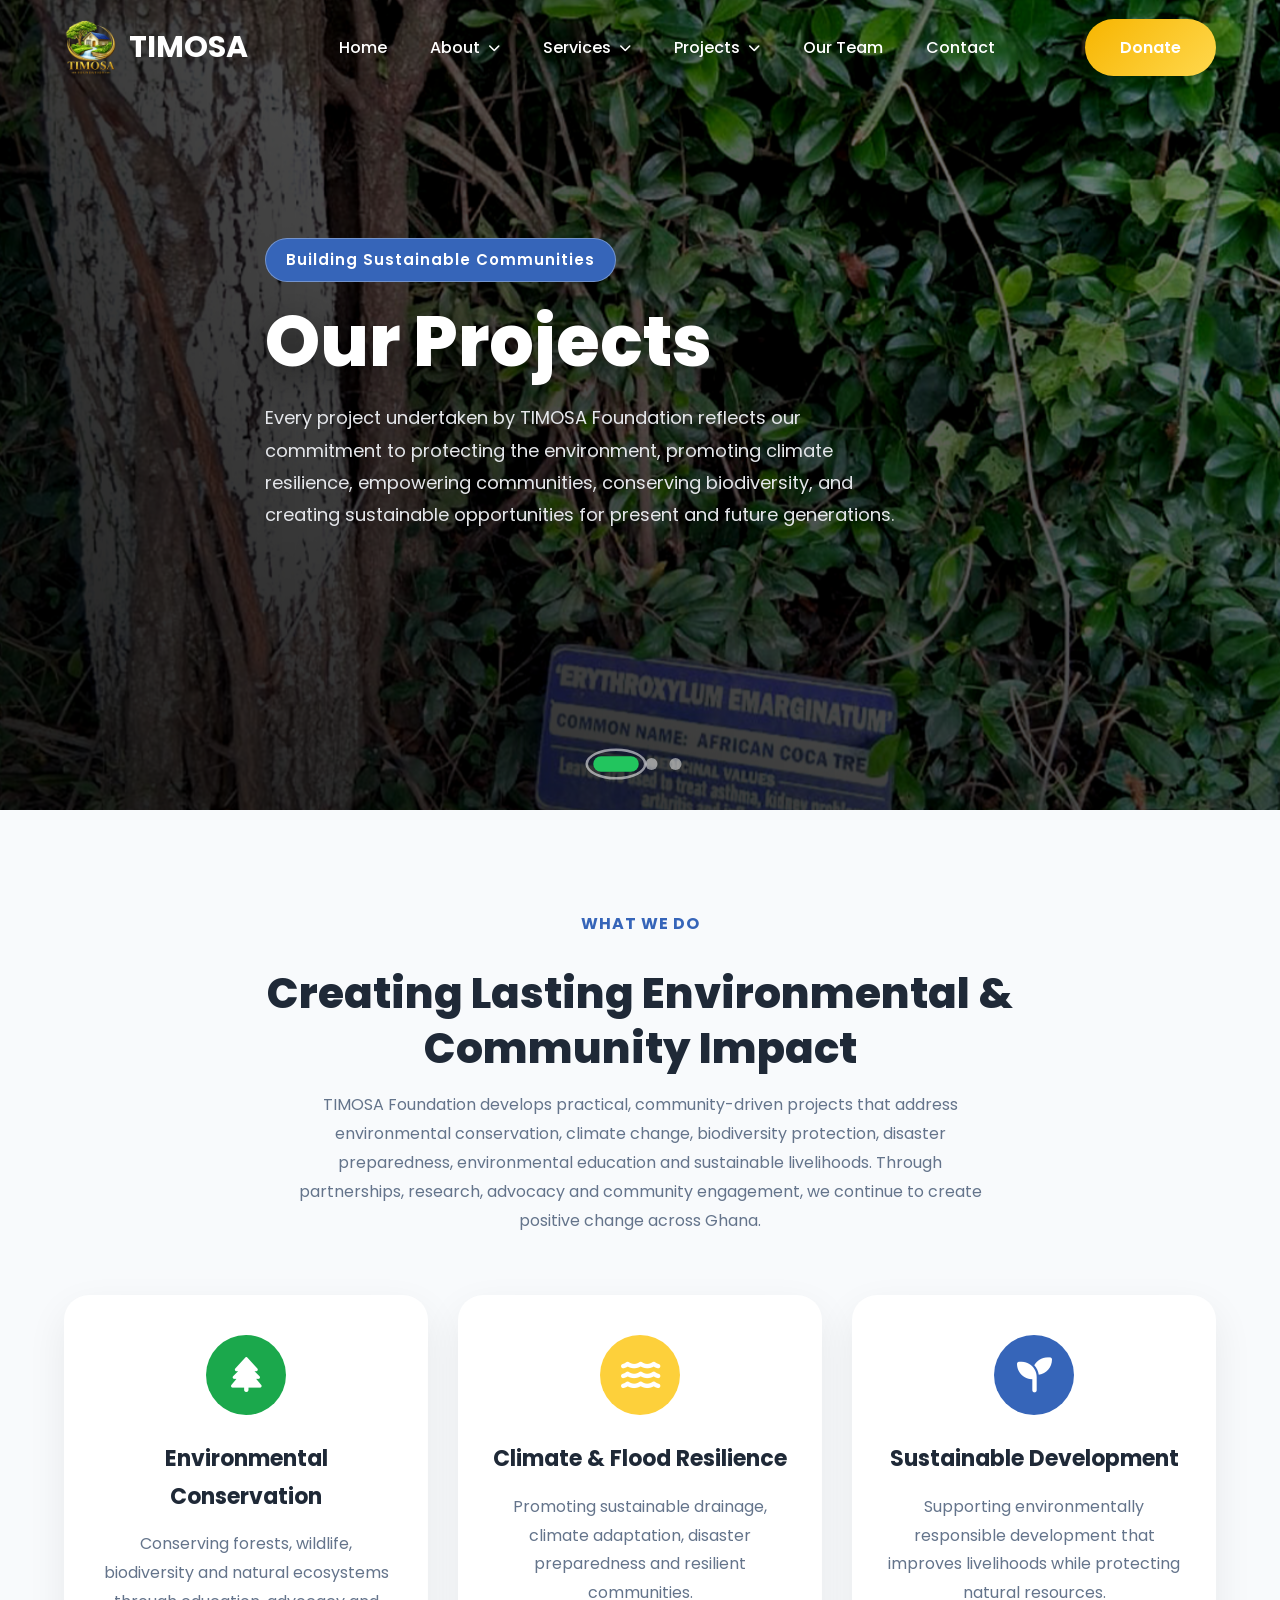
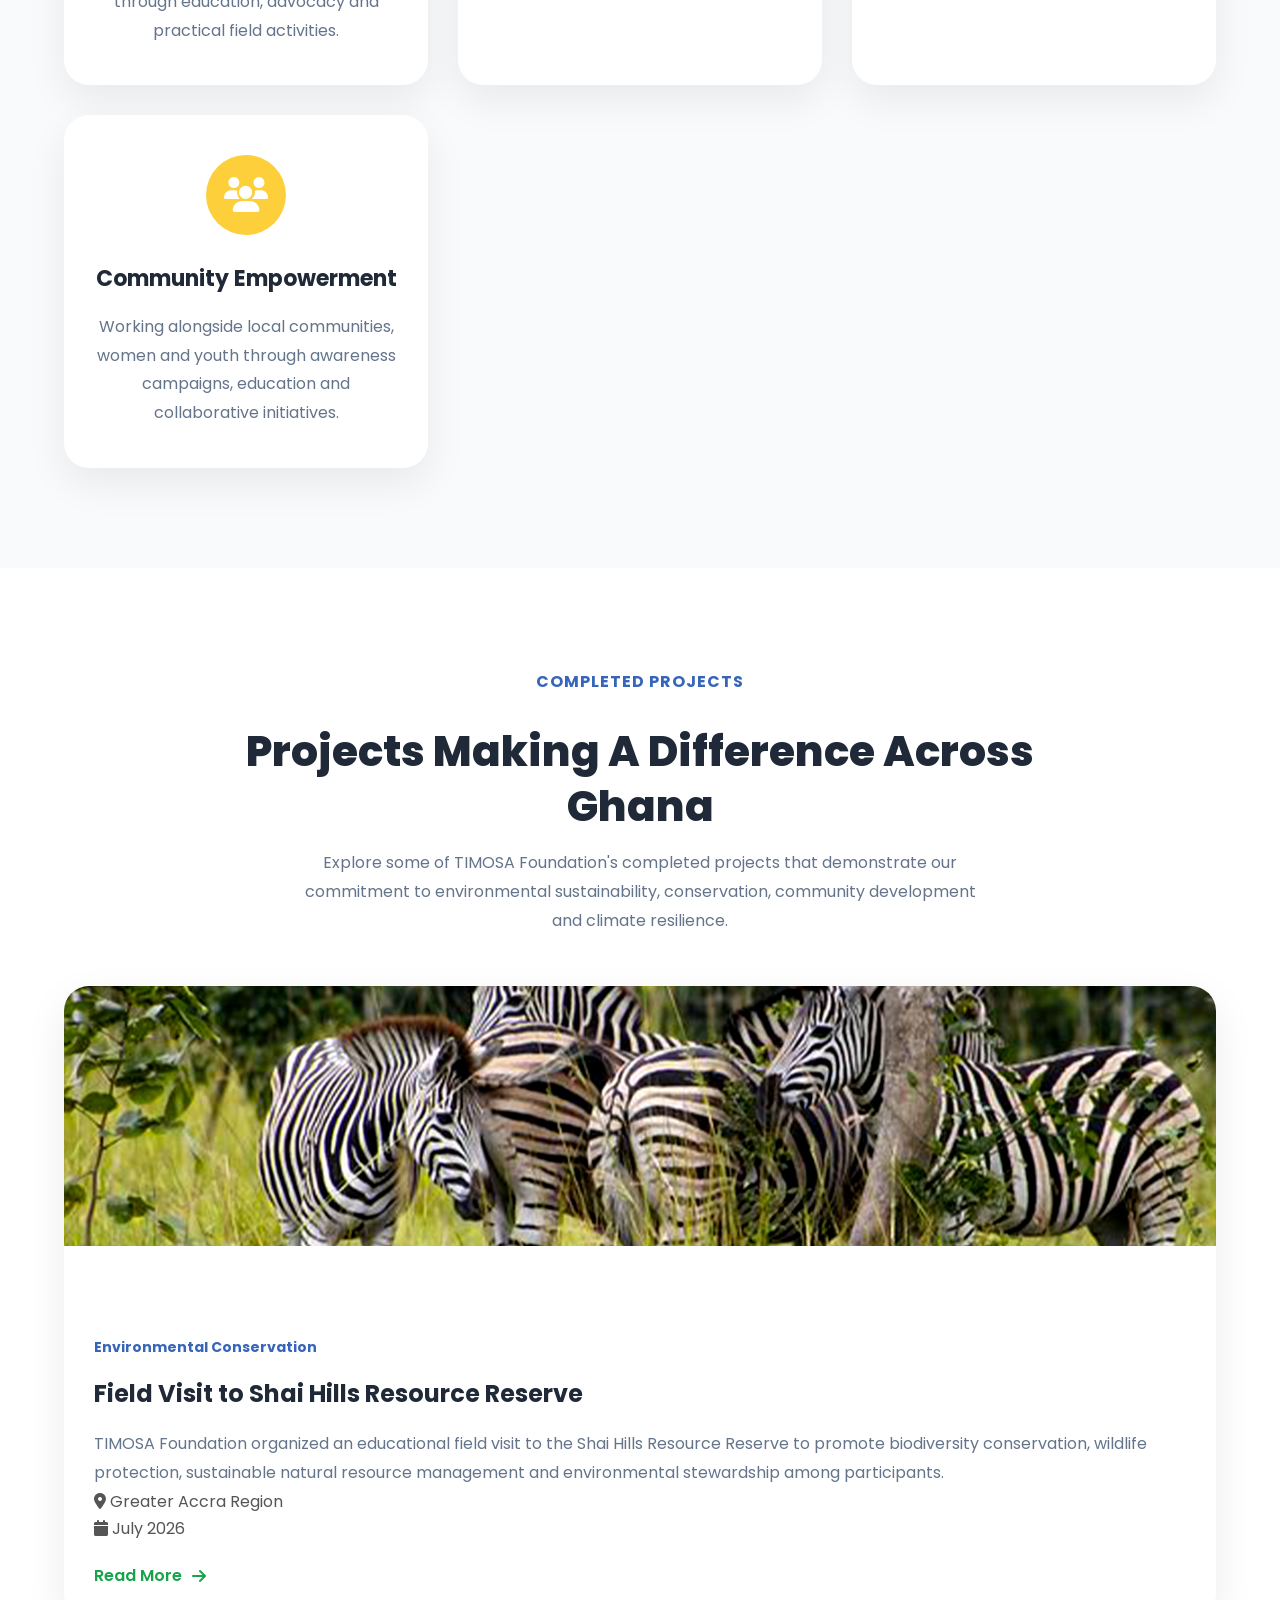
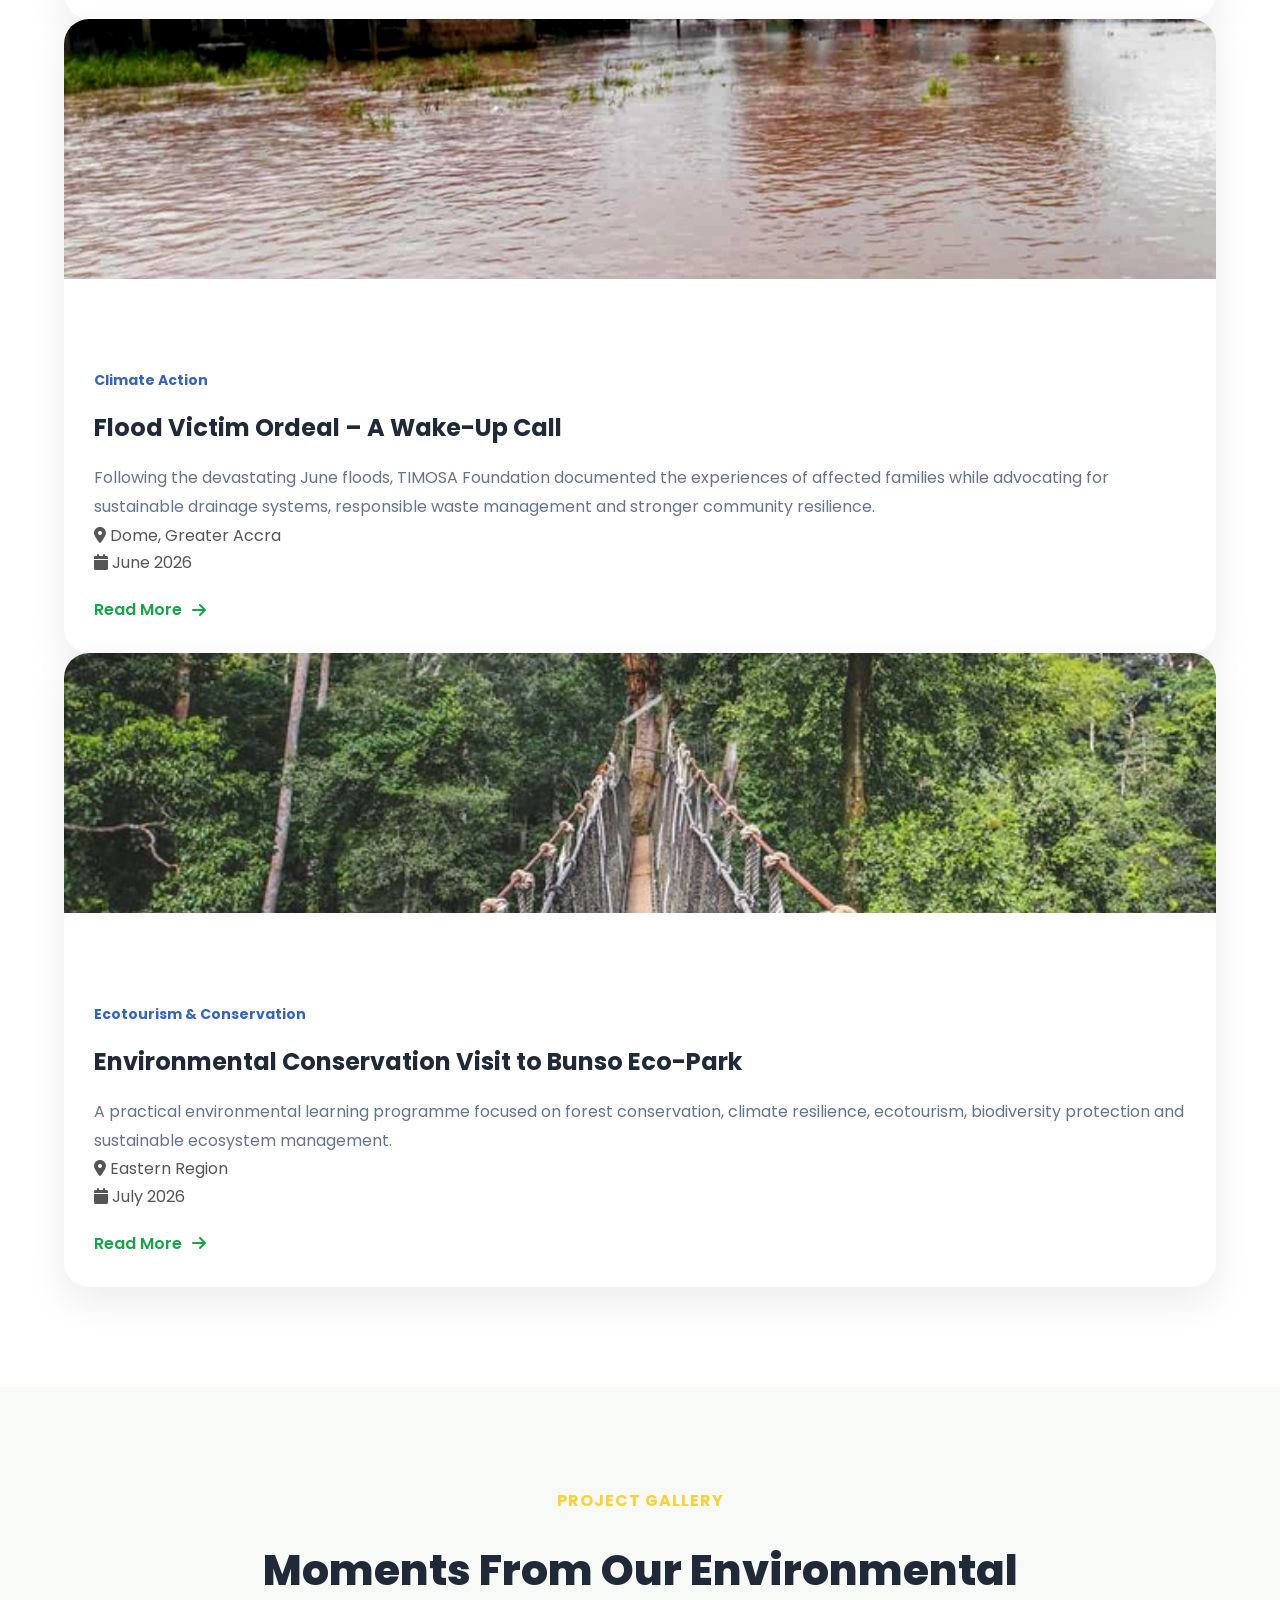
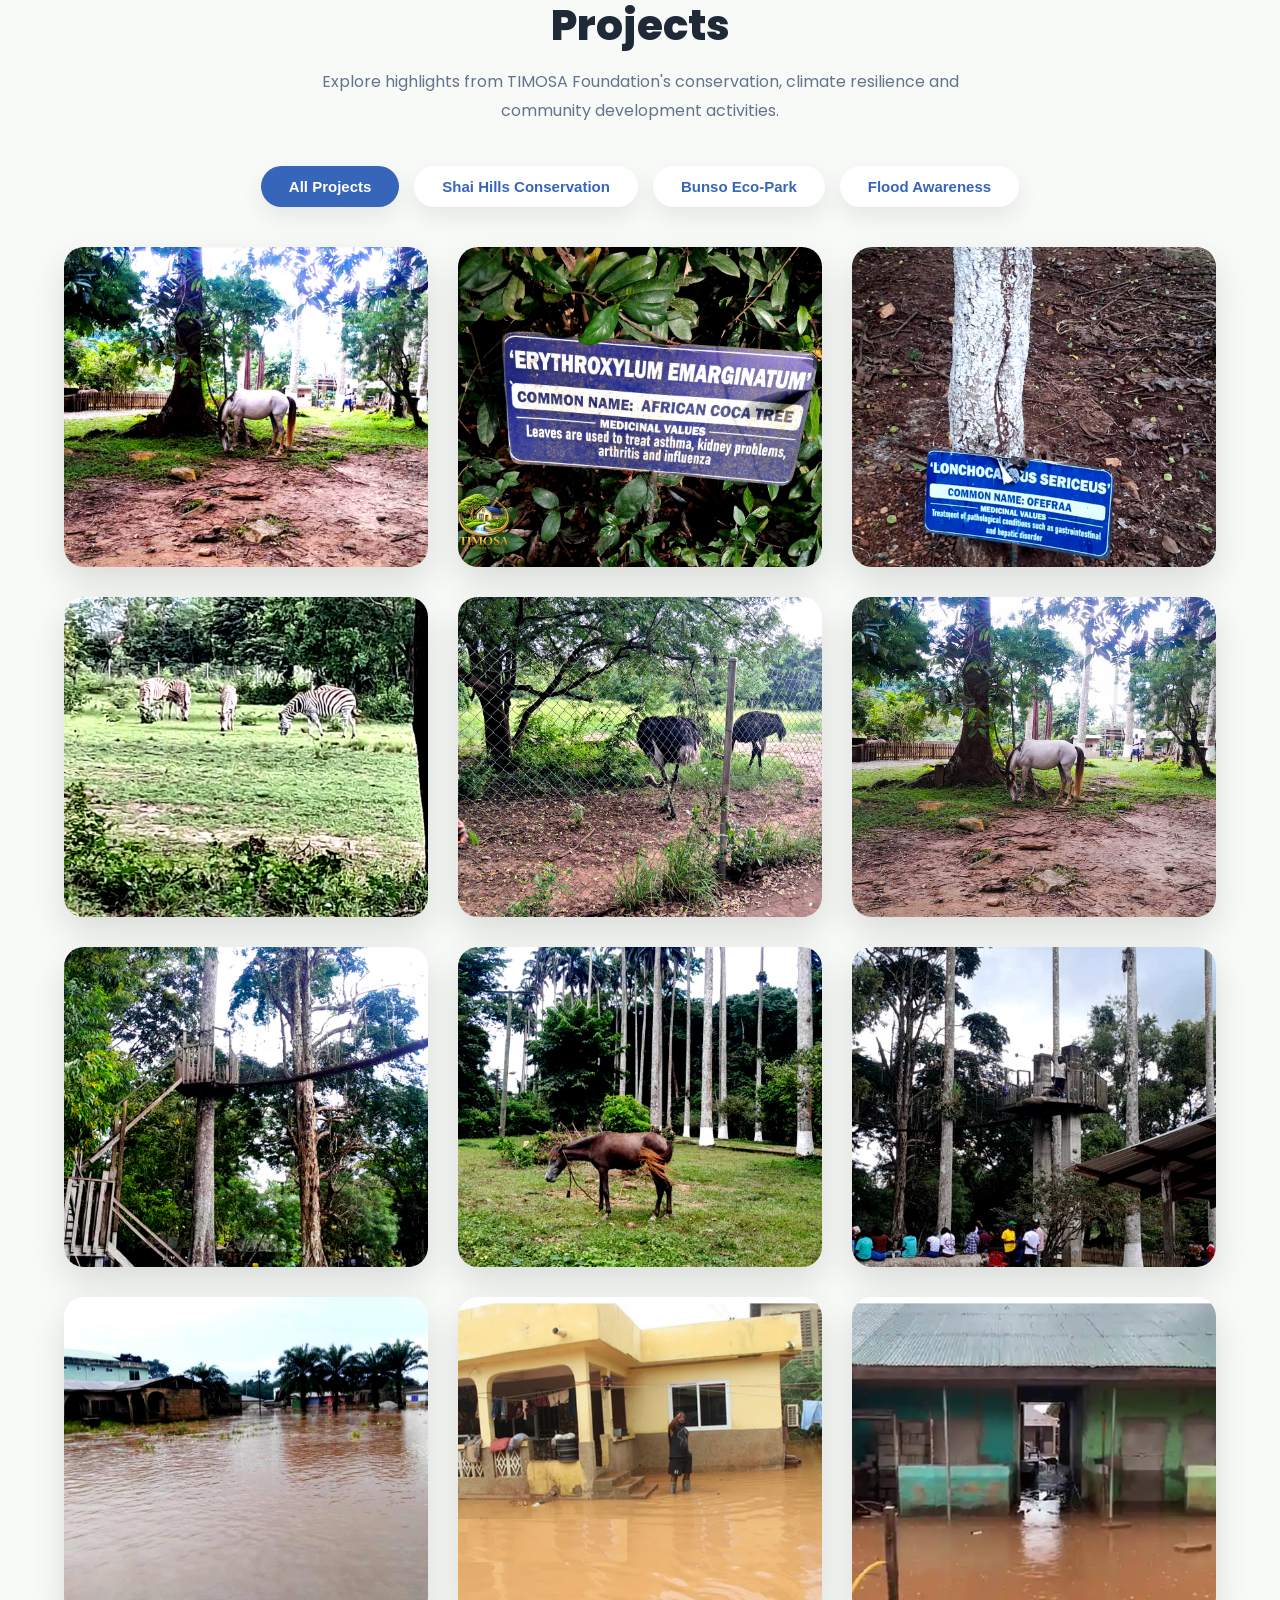
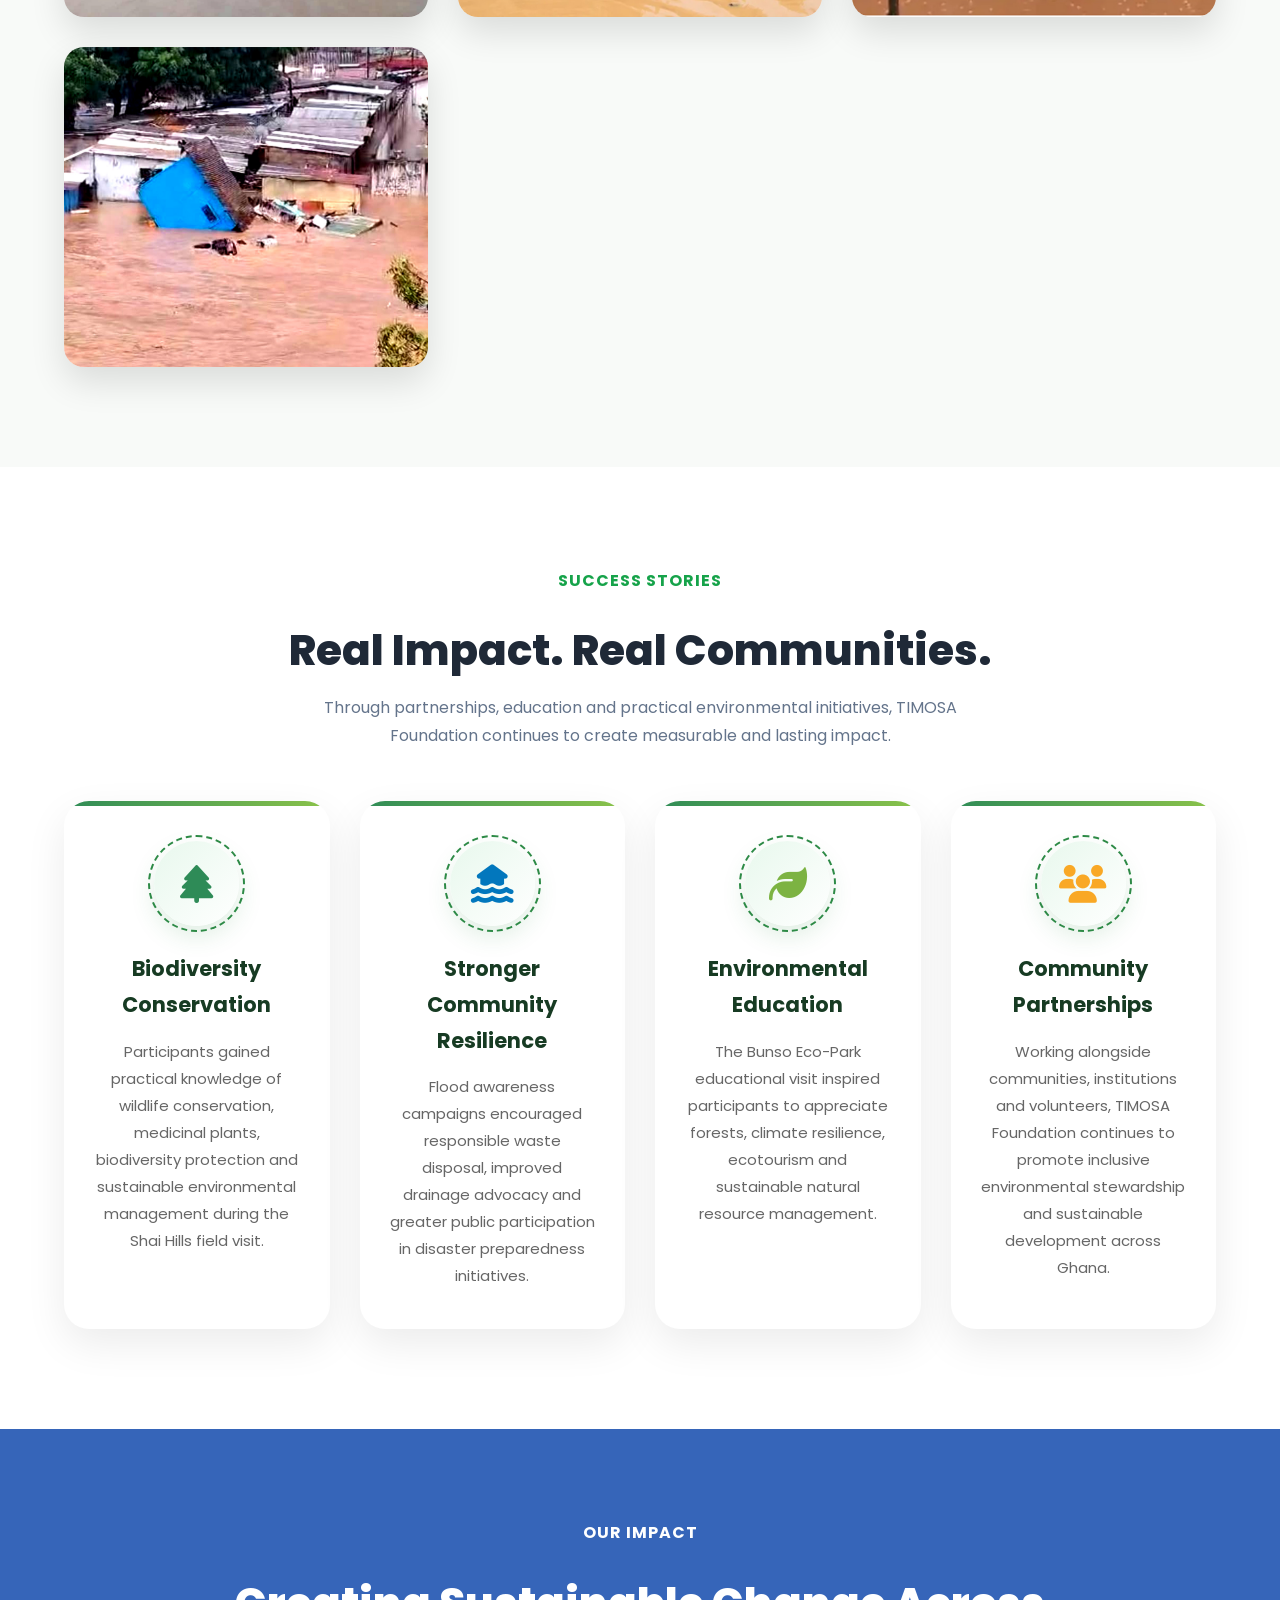
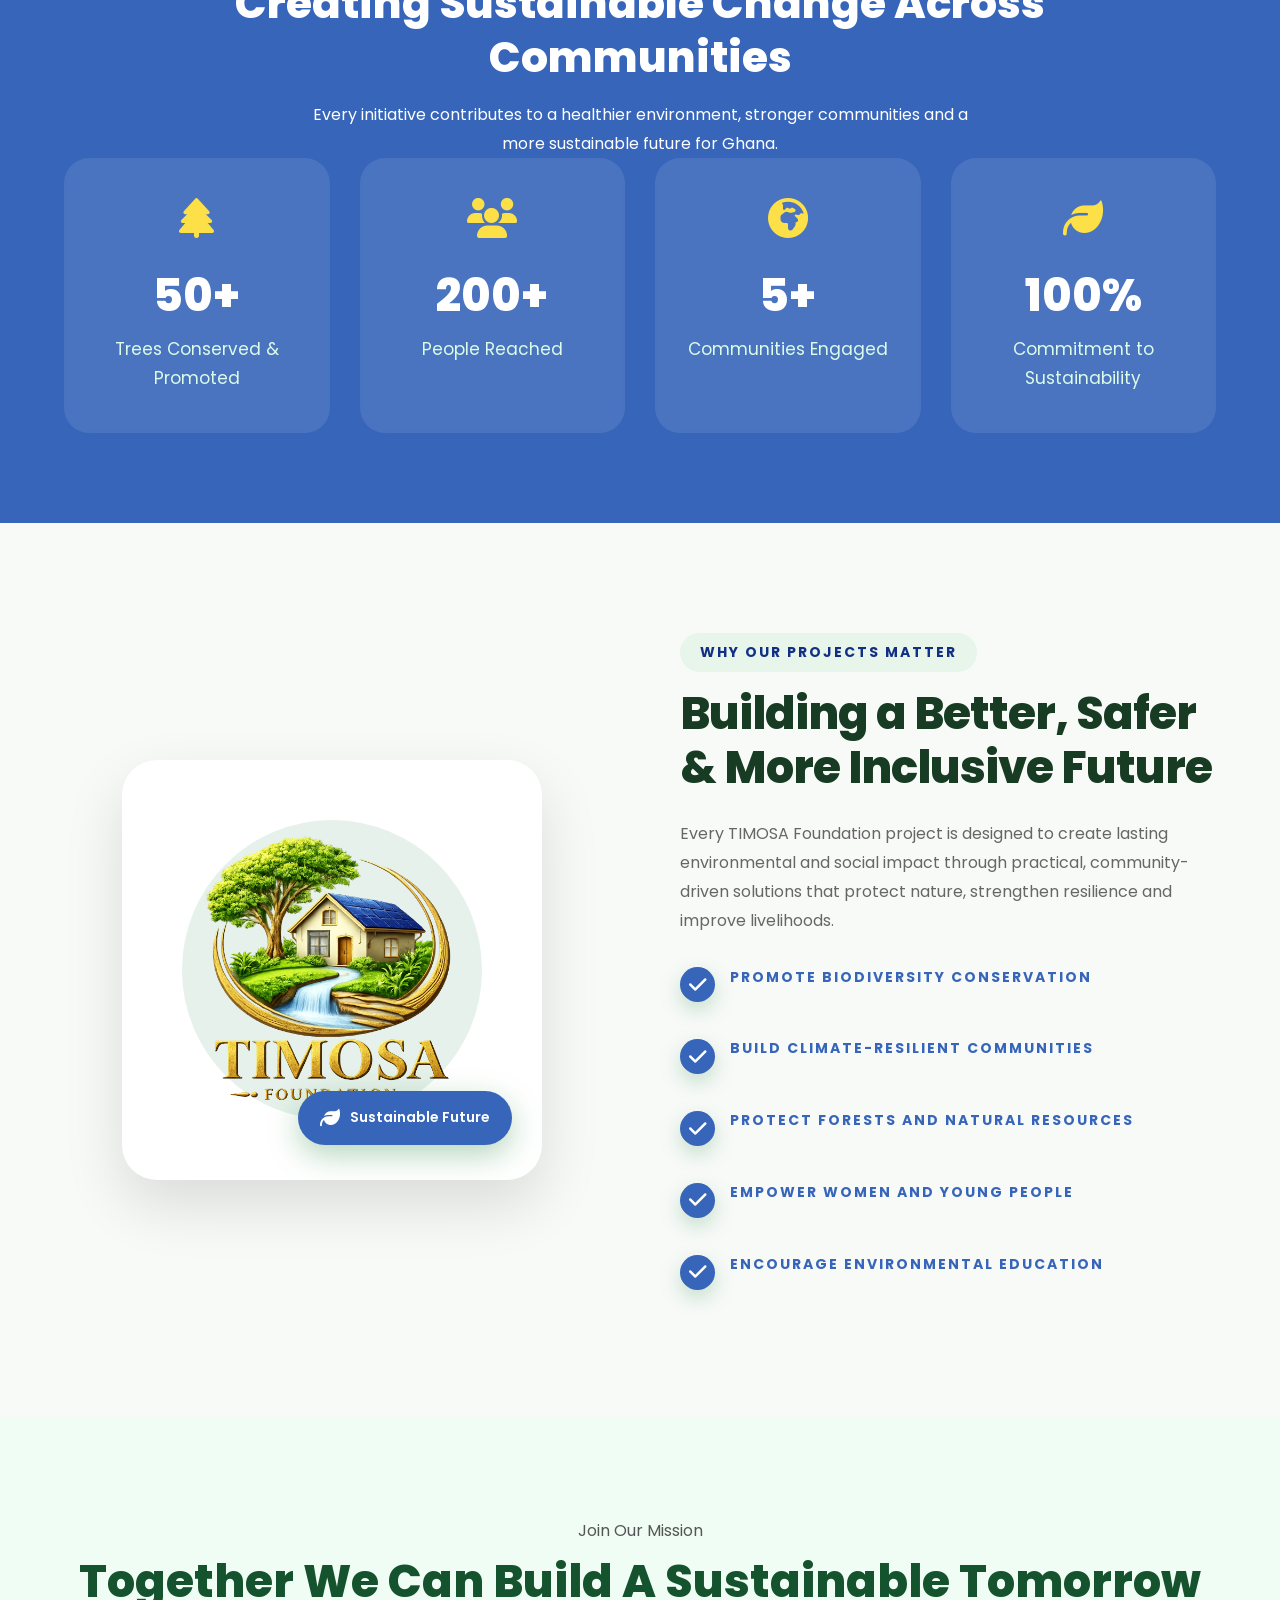
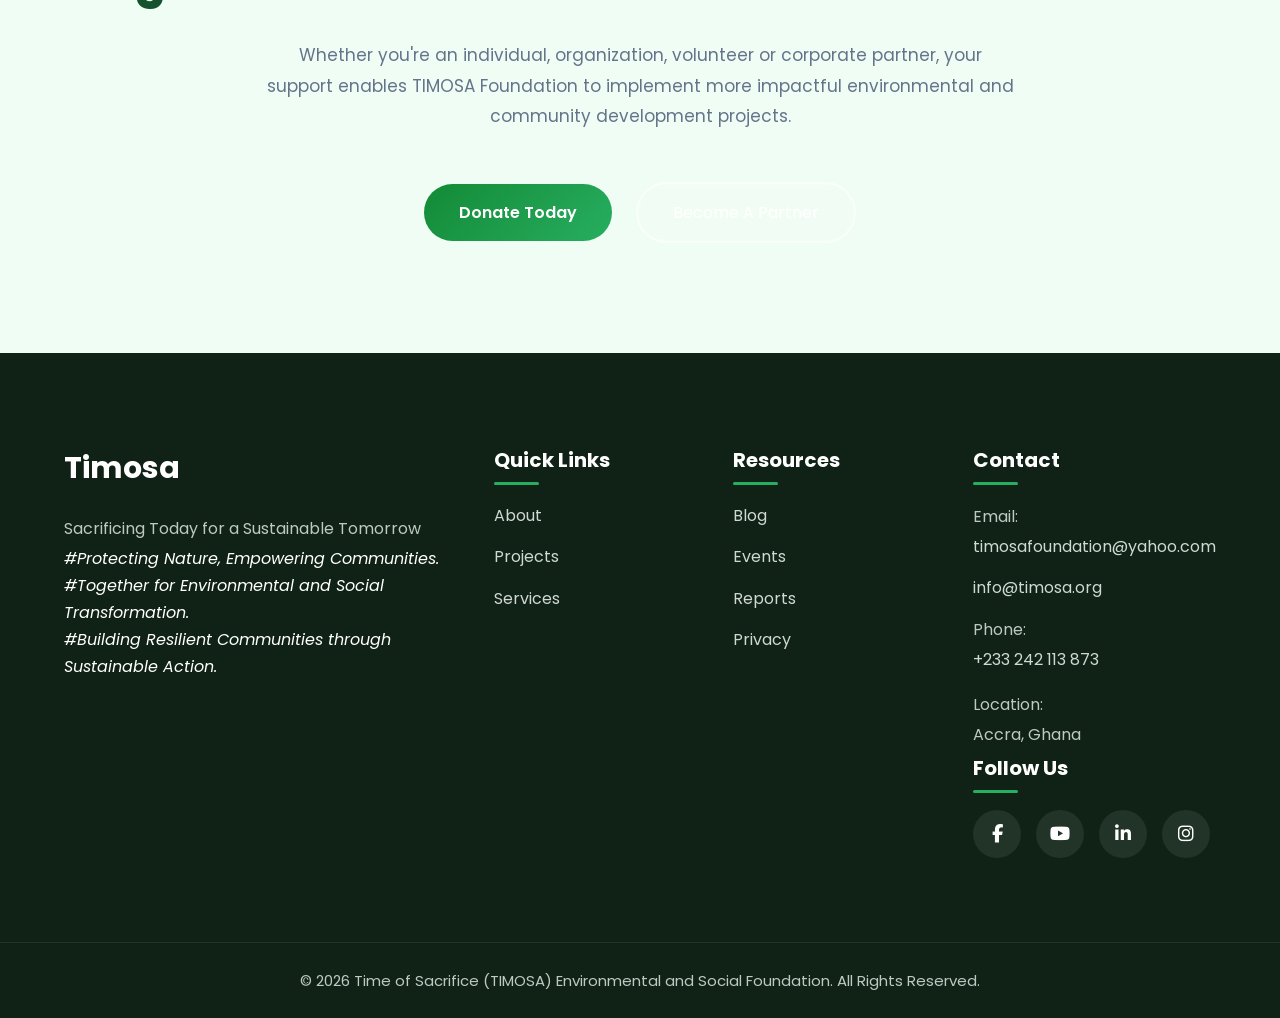
<file: projects.html>
<!DOCTYPE html>
<html lang="en">

<head>

    <meta charset="UTF-8">
    <meta name="viewport" content="width=device-width, initial-scale=1.0">

    <title>Our Projects | TIMOSA Foundation</title>

    <meta name="description"
        content="Explore TIMOSA Foundation's completed environmental conservation, climate action, community development, flood resilience, and sustainability projects across Ghana.">

    <!-- Google Fonts -->
    <link rel="preconnect" href="https://fonts.googleapis.com">
    <link rel="preconnect" href="https://fonts.gstatic.com" crossorigin>

    <link
        href="https://fonts.googleapis.com/css2?family=Poppins:wght@300;400;500;600;700;800&display=swap"
        rel="stylesheet">

    <!-- Font Awesome -->
    <link rel="stylesheet"
        href="https://cdnjs.cloudflare.com/ajax/libs/font-awesome/6.7.2/css/all.min.css">

    <!-- Styles -->
    <link rel="stylesheet" href="style.css">
    <link rel="stylesheet" href="css/projects.css">

<!--=================================
FAVICON
==================================-->

<link rel="icon" type="image/png" href="logo/logo-green.png">

<link rel="shortcut icon" href="logo/logo-green.png">

<link rel="apple-touch-icon" href="logo/logo-green.png">

</head>

<body>


    <!--==================================
    PRELOADER
    ===================================-->

    <div id="preloader">

        <div class="loader">
            <span></span>
            <span></span>
            <span></span>
        </div>

    </div>


    <!--==================================
    HEADER
    ===================================-->

    <header>

        <div class="container navbar">

            <!-- Logo -->

            <a href="index.html" class="logo">

                <img src="logo/logo-green.png"
                    alt="TIMOSA Foundation Logo"
                    height="55">

                <span>TIMOSA</span>

            </a>


            <!-- Navigation -->

            <ul class="nav-links">

                <li>
                    <a href="index.html">Home</a>
                </li>

                <li class="dropdown">

                    <a href="about.html">
                        About
                        <i class="fas fa-chevron-down"></i>
                    </a>
					

                    <div class="dropdown-menu">

                        <a href="about.html">Mission</a>
                        <a href="about.html">Core Values</a>
                        <a href="about.html">Strategic Pillar/Objectives</a>
						<a href="about.html">Our Story</a>
                        <a href="our_team.html">Our Team</a>

                    </div>

                </li>
				
				
				
				<li class="dropdown">

                    <a href="#">
                        Services
                        <i class="fas fa-chevron-down"></i>
                    </a>

                    <div class="dropdown-menu mega">

                        <div>

                            <a href="services.html"><h4>Solutions</h4></a>

                            <a href="services.html">Community Clean Up</a>
                            <a href="services.html">Clean Water</a>
                            <a href="services.html">Reafforestation</a>

                        </div>

                        <div>

                            <a href="programs.html"><h4>Programs</h4></a>

                            <a href="programs.html">Health</a>
                            <a href="programs.html">Education</a>
                            <a href="programs.html">Environment</a>

                        </div>

                    </div>

                </li>

			
				<li class="dropdown">

                    <a href="projects.html">
                        Projects
                        <i class="fas fa-chevron-down"></i>
                    </a>

                    <div class="dropdown-menu">

                        <a href="#completed-projects">Projects</a>
                        <a href="#gallery">Gallery</a>
                        <a href="#success">Success Stories</a>

                    </div>

                </li>


<!--------

                <li>
                    <a href="gallery.html">
                        Gallery
                    </a>
                </li>
-------------->
                <li>
                    <a href="our_team.html">
                        Our Team
                    </a>
                </li>

                <li>
                    <a href="contact.html">
                        Contact
                    </a>
                </li>

            </ul>


            <!-- Right Side -->

            <div class="nav-right">


				<a href="donate.html" class="btn-primary" style=" background:linear-gradient(135deg,#f7b500,#ffd84d);">
                    Donate
                </a>

                <div class="menu-toggle">

                    <span></span>
                    <span></span>
                    <span></span>

                </div>

            </div>

        </div>

    </header>



    <!--==================================
    PROJECT HERO
    ===================================-->

    <section class="project-hero">

        <!-- Background Slider -->

        <div class="hero-slider">

            <div class="slide active"
                style="background-image:url('images/projects/shai1.jpg');">
            </div>

            <div class="slide"
                style="background-image:url('images/projects/flood1.jpg');">
            </div>

            <div class="slide"
                style="background-image:url('images/projects/eco4.jpg');">
            </div>

        </div>

        <div class="overlay"></div>

        <div class="container">

            <div class="hero-content">

                <span class="subtitle" style=" background: #3665b9;">

                    Building Sustainable Communities

                </span>

                <h1>

                    Our Projects

                </h1>

                <p>

                    Every project undertaken by TIMOSA Foundation reflects our
                    commitment to protecting the environment, promoting climate
                    resilience, empowering communities, conserving biodiversity,
                    and creating sustainable opportunities for present and future
                    generations.

                </p>
				
				
				<!-----

                <div class="hero-buttons">

                    <a href="#completed-projects"
                        class="btn-primary">

                        Explore Projects

                    </a>

                    <a href="donate.html"
                        class="btn-secondary">

                        Support Our Work

                    </a>

                </div>
				---->
				
				
            </div>

        </div>


        <!-- Slider Dots -->

        <div class="slider-navigation">

            <span class="dot active"></span>
            <span class="dot"></span>
            <span class="dot"></span>

        </div>

    </section>



    <!--==================================
    INTRODUCTION
    ===================================-->

    <section class="project-intro">

        <div class="container">

            <div class="section-title center">

                <span style=" color:#3665b9;">

                    What We Do

                </span>

                <h2>

                    Creating Lasting Environmental &
                    Community Impact

                </h2>

                <p>

                    TIMOSA Foundation develops practical, community-driven
                    projects that address environmental conservation,
                    climate change, biodiversity protection, disaster
                    preparedness, environmental education and sustainable
                    livelihoods. Through partnerships, research, advocacy
                    and community engagement, we continue to create positive
                    change across Ghana.

                </p>

            </div>


            <div class="project-category">

                <!-- Card -->

                <div class="category-card">

                    <i class="fa-solid fa-tree" style="background: #1ba84c"></i>

                    <h3>

                        Environmental Conservation

                    </h3>

                    <p>

                        Conserving forests, wildlife,
                        biodiversity and natural ecosystems through
                        education, advocacy and practical field activities.

                    </p>

                </div>


                <!-- Card -->

                <div class="category-card">

                    <i class="fa-solid fa-water" style="background: #fdd03b"></i>

                    <h3>

                        Climate & Flood Resilience

                    </h3>

                    <p>

                        Promoting sustainable drainage,
                        climate adaptation,
                        disaster preparedness and
                        resilient communities.

                    </p>

                </div>


                <!-- Card -->

                <div class="category-card">

                    <i class="fa-solid fa-seedling" style="background: #3665b9"></i>

                    <h3>

                        Sustainable Development

                    </h3>

                    <p>

                        Supporting environmentally responsible
                        development that improves livelihoods while
                        protecting natural resources.

                    </p>

                </div>


                <!-- Card -->

                <div class="category-card">

                    <i class="fa-solid fa-users" style="background: #fdd03b"></i>

                    <h3>

                        Community Empowerment

                    </h3>

                    <p>

                        Working alongside local communities,
                        women and youth through awareness campaigns,
                        education and collaborative initiatives.

                    </p>

                </div>

            </div>

        </div>

    </section>



    <!--==================================
    COMPLETED PROJECTS
    ===================================-->

    <section class="featured-projects" id="completed-projects">

        <div class="container">

            <div class="section-title">

                <span style="color: #3665b9">

                    Completed Projects

                </span>

                <h2>

                    Projects Making A Difference Across Ghana

                </h2>

                <p>

                    Explore some of TIMOSA Foundation's completed projects that
                    demonstrate our commitment to environmental sustainability,
                    conservation, community development and climate resilience.

                </p>

            </div>
			
			
			 <!--==================================
                PROJECT 1
                ===================================-->

                <div class="project-card">

                    <div class="project-image">

                        <img src="images/projects/shaihills.jpg"
                            alt="Shai Hills Resource Reserve">

                        <div class="project-status">

                            <i class="fa-solid fa-circle-check"></i>

                            Completed

                        </div>

                    </div>

                    <div class="project-content">

                        <span class="project-category" style="color: #3665b9">

                            Environmental Conservation

                        </span>

                        <h3>

                            Field Visit to Shai Hills Resource Reserve

                        </h3>

                        <p>

                            TIMOSA Foundation organized an educational field visit
                            to the Shai Hills Resource Reserve to promote
                            biodiversity conservation, wildlife protection,
                            sustainable natural resource management and
                            environmental stewardship among participants.

                        </p>

                        <div class="project-meta">

                            <div>

                                <i class="fa-solid fa-location-dot"></i>

                                Greater Accra Region

                            </div>

                            <div>

                                <i class="fa-solid fa-calendar"></i>

                                July 2026

                            </div>

                        </div>

                        <a href="blogs.html"
                            class="project-btn">

                            Read More

                            <i class="fa-solid fa-arrow-right"></i>

                        </a>

                    </div>

                </div>



                <!--==================================
                PROJECT 2
                ===================================-->

                <div class="project-card">

                    <div class="project-image">

                        <img src="images/projects/flood1.jpg"
                            alt="Flood Awareness Campaign">

                        <div class="project-status">

                            <i class="fa-solid fa-circle-check"></i>

                            Completed

                        </div>

                    </div>

                    <div class="project-content">

                        <span class="project-category" style="color: #3665b9">

                            Climate Action

                        </span>

                        <h3>

                            Flood Victim Ordeal – A Wake-Up Call

                        </h3>

                        <p>

                            Following the devastating June floods,
                            TIMOSA Foundation documented the experiences
                            of affected families while advocating for
                            sustainable drainage systems, responsible waste
                            management and stronger community resilience.

                        </p>

                        <div class="project-meta">

                            <div>

                                <i class="fa-solid fa-location-dot"></i>

                                Dome, Greater Accra

                            </div>

                            <div>

                                <i class="fa-solid fa-calendar"></i>

                                June 2026

                            </div>

                        </div>

                        <a href="project-flood-awareness.html"
                            class="project-btn">

                            Read More

                            <i class="fa-solid fa-arrow-right"></i>

                        </a>

                    </div>

                </div>



                <!--==================================
                PROJECT 3
                ===================================-->

                <div class="project-card">

                    <div class="project-image">

                        <img src="images/projects/bunso.jpg"
                            alt="Bunso Eco Park">

                        <div class="project-status">

                            <i class="fa-solid fa-circle-check"></i>

                            Completed

                        </div>

                    </div>

                    <div class="project-content">

                        <span class="project-category" style="color: #3665b9">

                            Ecotourism & Conservation

                        </span>

                        <h3>

                            Environmental Conservation Visit to Bunso Eco-Park

                        </h3>

                        <p>

                            A practical environmental learning programme
                            focused on forest conservation,
                            climate resilience, ecotourism,
                            biodiversity protection and sustainable
                            ecosystem management.

                        </p>

                        <div class="project-meta">

                            <div>

                                <i class="fa-solid fa-location-dot"></i>

                                Eastern Region

                            </div>

                            <div>

                                <i class="fa-solid fa-calendar"></i>

                                July 2026

                            </div>

                        </div>

                        <a href="project-bunso.html"
                            class="project-btn">

                            Read More

                            <i class="fa-solid fa-arrow-right"></i>

                        </a>

                    </div>

                </div>

            </div>

        </div>
			
			
			


        </div>

    </section>
	


<!--==================================
PROJECT GALLERY
===================================-->

<section class="project-gallery" id="gallery">

<div class="container">


<div class="section-title center">

<span style="color: #fdd03b">
Project Gallery
</span>

<h2>
Moments From Our Environmental Projects
</h2>

<p>
Explore highlights from TIMOSA Foundation's conservation,
climate resilience and community development activities.
</p>

</div>



<!-- FILTER BUTTONS -->

<div class="gallery-filter">


<button class="filter-btn active" data-filter="all" >
All Projects
</button>


<button class="filter-btn" data-filter="shai">
Shai Hills Conservation
</button>


<button class="filter-btn" data-filter="bunso">
Bunso Eco-Park
</button>


<button class="filter-btn" data-filter="flood">
Flood Awareness
</button>


</div>





<!-- GALLERY GRID -->

<div class="gallery-grid">



<!-- SHAI HILLS -->

<div class="gallery-item shai">

<img src="images/gallery/shai1.jpg">

<div class="gallery-overlay">

<h3>
Shai Hills Resource Reserve
</h3>

<span>
Environmental Conservation
</span>

</div>

</div>



<div class="gallery-item shai">

<img src="images/gallery/shai2.jpg">

<div class="gallery-overlay">

<h3>
Wildlife Conservation
</h3>

<span>
Shai Hills Project
</span>

</div>

</div>



<div class="gallery-item shai">

<img src="images/gallery/shai3.jpg">

<div class="gallery-overlay">

<h3>
Nature Education
</h3>

<span>
Shai Hills Visit
</span>

</div>

</div>




<div class="gallery-item shai">

<img src="images/gallery/shai4.jpg">

<div class="gallery-overlay">

<h3>
Biodiversity Awareness
</h3>

<span>
Conservation Activity
</span>

</div>

</div>




<div class="gallery-item shai">

<img src="images/gallery/shai5.jpg">

<div class="gallery-overlay">

<h3>
Environmental Learning
</h3>

<span>
Community Engagement
</span>

</div>

</div>






<!-- BUNSO -->

<div class="gallery-item bunso">

<img src="images/gallery/eco1.jpg">


<div class="gallery-overlay">

<h3>
Bunso Eco-Park
</h3>

<span>
Forest Conservation
</span>

</div>

</div>





<div class="gallery-item bunso">

<img src="images/gallery/eco2.jpg">


<div class="gallery-overlay">

<h3>
Forest Ecosystem
</h3>

<span>
Biodiversity Protection
</span>

</div>

</div>




<div class="gallery-item bunso">

<img src="images/gallery/eco3.jpg">


<div class="gallery-overlay">

<h3>
Environmental Education
</h3>

<span>
Bunso Project
</span>

</div>

</div>





<div class="gallery-item bunso">

<img src="images/gallery/eco4.jpg">


<div class="gallery-overlay">

<h3>
Sustainable Tourism
</h3>

<span>
Eco-Park Visit
</span>

</div>

</div>







<!-- FLOOD -->

<div class="gallery-item flood">

<img src="images/gallery/flood1.jpg">


<div class="gallery-overlay">

<h3>
Flood Awareness Campaign
</h3>

<span>
Climate Resilience
</span>

</div>

</div>





<div class="gallery-item flood">

<img src="images/gallery/flood2.jpg">


<div class="gallery-overlay">

<h3>
Community Flood Impact
</h3>

<span>
Disaster Awareness
</span>

</div>

</div>





<div class="gallery-item flood">

<img src="images/gallery/flood3.jpg">


<div class="gallery-overlay">

<h3>
Community Engagement
</h3>

<span>
Climate Action
</span>

</div>

</div>





<div class="gallery-item flood">

<img src="images/gallery/flood4.jpg">


<div class="gallery-overlay">

<h3>
Flood Prevention Advocacy
</h3>

<span>
Environmental Protection
</span>

</div>

</div>




</div>


</div>

</section>
















    <!--==================================
    SUCCESS STORIES
    ===================================-->

    <section class="success-stories" id="success">

        <div class="container">

            <div class="section-title center">

                <span>

                    Success Stories

                </span>

                <h2>

                    Real Impact. Real Communities.

                </h2>

                <p>

                    Through partnerships, education and practical
                    environmental initiatives, TIMOSA Foundation continues
                    to create measurable and lasting impact.

                </p>

            </div>



            <div class="story-grid">

                <!-- Story -->

                <div class="story-card">

                    <div class="story-icon">

                        <i class="fa-solid fa-tree"></i>

                    </div>

                    <h3>

                        Biodiversity Conservation

                    </h3>

                    <p>

                        Participants gained practical knowledge of
                        wildlife conservation, medicinal plants,
                        biodiversity protection and sustainable
                        environmental management during the
                        Shai Hills field visit.

                    </p>

                </div>



                <!-- Story -->

                <div class="story-card">

                    <div class="story-icon">

                        <i class="fa-solid fa-house-flood-water"></i>

                    </div>

                    <h3>

                        Stronger Community Resilience

                    </h3>

                    <p>

                        Flood awareness campaigns encouraged responsible
                        waste disposal, improved drainage advocacy and
                        greater public participation in disaster
                        preparedness initiatives.

                    </p>

                </div>



                <!-- Story -->

                <div class="story-card">

                    <div class="story-icon">

                        <i class="fa-solid fa-leaf"></i>

                    </div>

                    <h3>

                        Environmental Education

                    </h3>

                    <p>

                        The Bunso Eco-Park educational visit inspired
                        participants to appreciate forests,
                        climate resilience,
                        ecotourism and sustainable natural
                        resource management.

                    </p>

                </div>



                <!-- Story -->

                <div class="story-card">

                    <div class="story-icon">

                        <i class="fa-solid fa-users"></i>

                    </div>

                    <h3>

                        Community Partnerships

                    </h3>

                    <p>

                        Working alongside communities,
                        institutions and volunteers,
                        TIMOSA Foundation continues to
                        promote inclusive environmental
                        stewardship and sustainable
                        development across Ghana.

                    </p>

                </div>

            </div>

        </div>

    </section>
	
	
	    <!--==================================
    PROJECT IMPACT
    ===================================-->

    <section class="project-impact">

        <div class="container">

            <div class="section-title center">

                <span style="color: white;">Our Impact</span>

                <h2 style="color: white;">

                    Creating Sustainable Change Across Communities

                </h2>

                <p style="color: white;">

                    Every initiative contributes to a healthier environment,
                    stronger communities and a more sustainable future for Ghana.

                </p>

            </div>


            <div class="impact-grid">

                <div class="impact-box">

                    <i class="fa-solid fa-tree"></i>

                    <h2>50+</h2>

                    <p>Trees Conserved & Promoted</p>

                </div>


                <div class="impact-box">

                    <i class="fa-solid fa-users"></i>

                    <h2>200+</h2>

                    <p>People Reached</p>

                </div>


                <div class="impact-box">

                    <i class="fa-solid fa-earth-africa"></i>

                    <h2>5+</h2>

                    <p>Communities Engaged</p>

                </div>


                <div class="impact-box">

                    <i class="fa-solid fa-leaf"></i>

                    <h2>100%</h2>

                    <p>Commitment to Sustainability</p>

                </div>

            </div>

        </div>

    </section>



    <!--==================================
    WHY OUR PROJECTS MATTER
    ===================================-->

    <section class="why-projects">

        <div class="container">

            <div class="why-grid">

				<div class="why-image">

					<div class="image-wrapper">

						<img src="images/projects/logo-green.png"
						alt="TIMOSA Foundation">

						<div class="image-badge" style="background: #3665b9">

							<i class="fa-solid fa-leaf"></i>

							<span>
								Sustainable Future
							</span>

						</div>

					</div>

				</div>

				 <div class="why-content">

				<span class="section-tag" style="color: #123083">
					Why Our Projects Matter
				</span>


				<h2>

				Building a Better,
				Safer & More Inclusive Future

				</h2>


				<p>

				Every TIMOSA Foundation project is designed to create
				lasting environmental and social impact through practical,
				community-driven solutions that protect nature,
				strengthen resilience and improve livelihoods.

				</p>


				<ul>

				<li>

				<div class="check-icon" style="background: #3665b9;">

				<i class="fa-solid fa-check" style="color: white;"></i>

				</div>

				<span style="color: #3665b9">
				Promote biodiversity conservation
				</span>

				</li>



				<li>

				<div class="check-icon" style="background: #3665b9;">

				<i class="fa-solid fa-check" style="color: white;"></i>

				</div>

				<span style="color: #3665b9">
				Build climate-resilient communities
				</span>

				</li>



				<li>

				<div class="check-icon" style="background: #3665b9;">

				<i class="fa-solid fa-check" style="color: white;"></i>

				</div>

				<span style="color: #3665b9">
				Protect forests and natural resources
				</span>

				</li>



				<li>

				<div class="check-icon" style="background: #3665b9;">

				<i class="fa-solid fa-check" style="color: white;"></i>

				</div>

				<span style="color: #3665b9">
				Empower women and young people
				</span>

				</li>



				<li>

				<div class="check-icon" style="background: #3665b9;">

				<i class="fa-solid fa-check" style="color: white;"></i>

				</div>

				<span style="color: #3665b9">
				Encourage environmental education
				</span>

				</li>


				</ul>


				</div>
        </div>

    </section>



    <!--==================================
    CALL TO ACTION
    ===================================-->

    <section class="project-cta">

        <div class="container">

            <span>

                Join Our Mission

            </span>

            <h2>

                Together We Can Build A Sustainable Tomorrow

            </h2>

            <p>

                Whether you're an individual, organization,
                volunteer or corporate partner,
                your support enables TIMOSA Foundation
                to implement more impactful environmental
                and community development projects.

            </p>
			
			

            <div class="cta-buttons">

                <a href="donate.html"
                    class="btn-primary">

                    Donate Today

                </a>

                <a href="contact.html"
                    class="btn-secondary">

                    Become A Partner

                </a>

            </div>
			

        </div>

    </section>



<!--================ FOOTER ================-->

<footer>

    <div class="container footer-grid">

        <div>

            <h3>Timosa</h3>

            <p>
			Sacrificing Today for a Sustainable Tomorrow
			<ul>
			<li><i>#Protecting Nature, Empowering Communities.</i></li>
			<li><i> #Together for Environmental and Social Transformation.</i></li>
			<li><i> #Building Resilient Communities through Sustainable Action.</i></li>
			</ul>

            </p>

        </div>

        <div>

            <h4>Quick Links</h4>

            <a href="about.html">About</a>
            <a href="#">Projects</a>
            <a href="services.html">Services</a>
	<!---<a href="contact.html">Contact</a>----->

        </div>

        <div>

            <h4>Resources</h4>

            <a href="#">Blog</a>
            <a href="#">Events</a>
            <a href="#">Reports</a>
            <a href="#">Privacy</a>

</div>
		
<div class="footer-social"  id="contact">

	<div class="footer-links"> 
	<h4>Contact</h4>
			<p>Email:</p>
			 <a href="mailto:timosafoundation@yahoo.com"> timosafoundation@yahoo.com </a>
			 <a href="mailto:info@timosa.org"> info@timosa.org </a>
			 <p>Phone:</p>
			<p><a href="tel:+233242113873">+233 242 113 873</a></p>
			<p>Location:</p>
			<p>Accra, Ghana</p>
	</div>
	
        <h4>Follow Us</h4>

			<div class="socials">
                <a href="https://www.facebook.com/profile.php?id=100080496078842&mibextid=ZbWKwL"><i class="fab fa-facebook-f"></i></a>
                <a href="http://www.youtube.com/@TimosaFoundation"><i class="fab fa-youtube"></i></a>
                <a href="#"><i class="fab fa-linkedin-in"></i></a>
                <a href="#"><i class="fab fa-instagram"></i></a>
            </div>

</div>


</div>

    <div class="copyright">

    © 2026 Time of Sacrifice (TIMOSA) Environmental and Social Foundation.
All Rights Reserved.

    </div>

</footer>


    <!--==================================
    BACK TO TOP
    

    <button id="backToTop">

        <i class="fa-solid fa-arrow-up"></i>

    </button>

===================================-->

    <!--==================================
    JAVASCRIPT
    ===================================-->

    <script src="js/projects.js"></script>

</body>

</html>
</file>
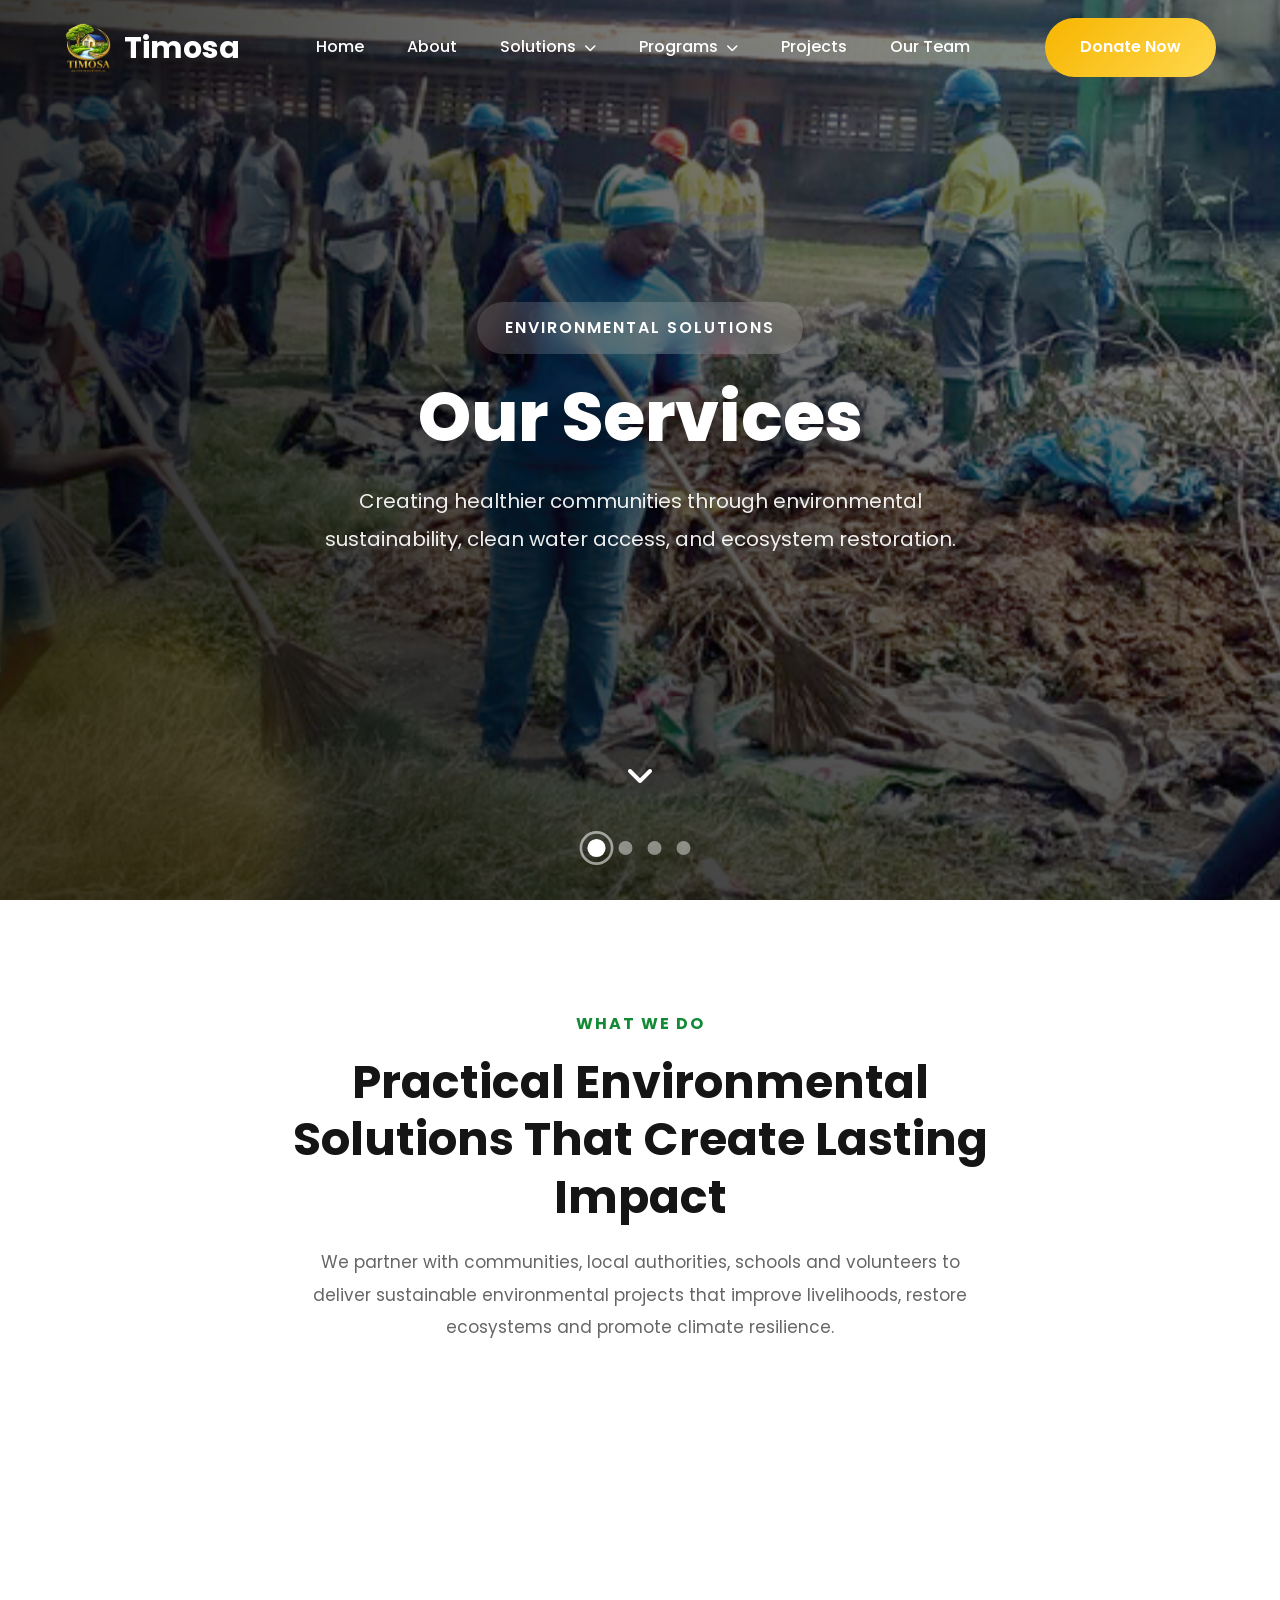
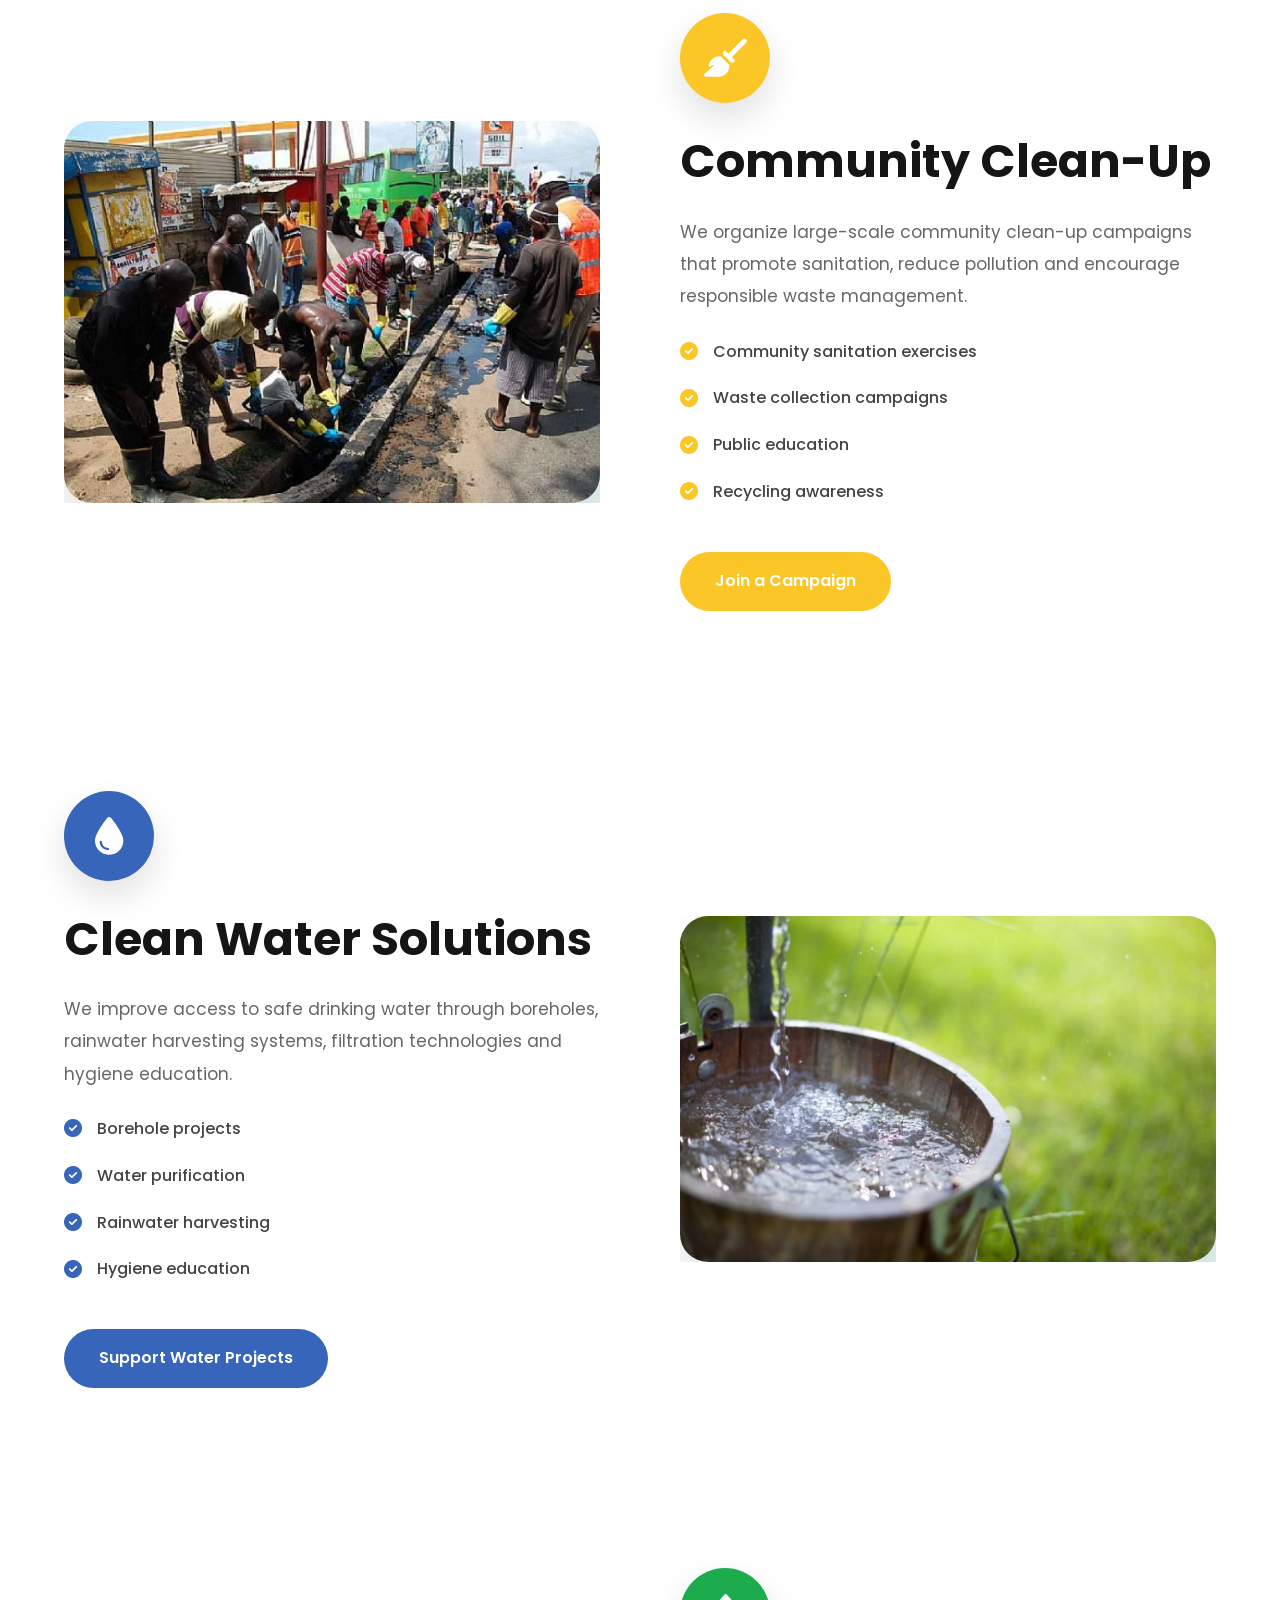
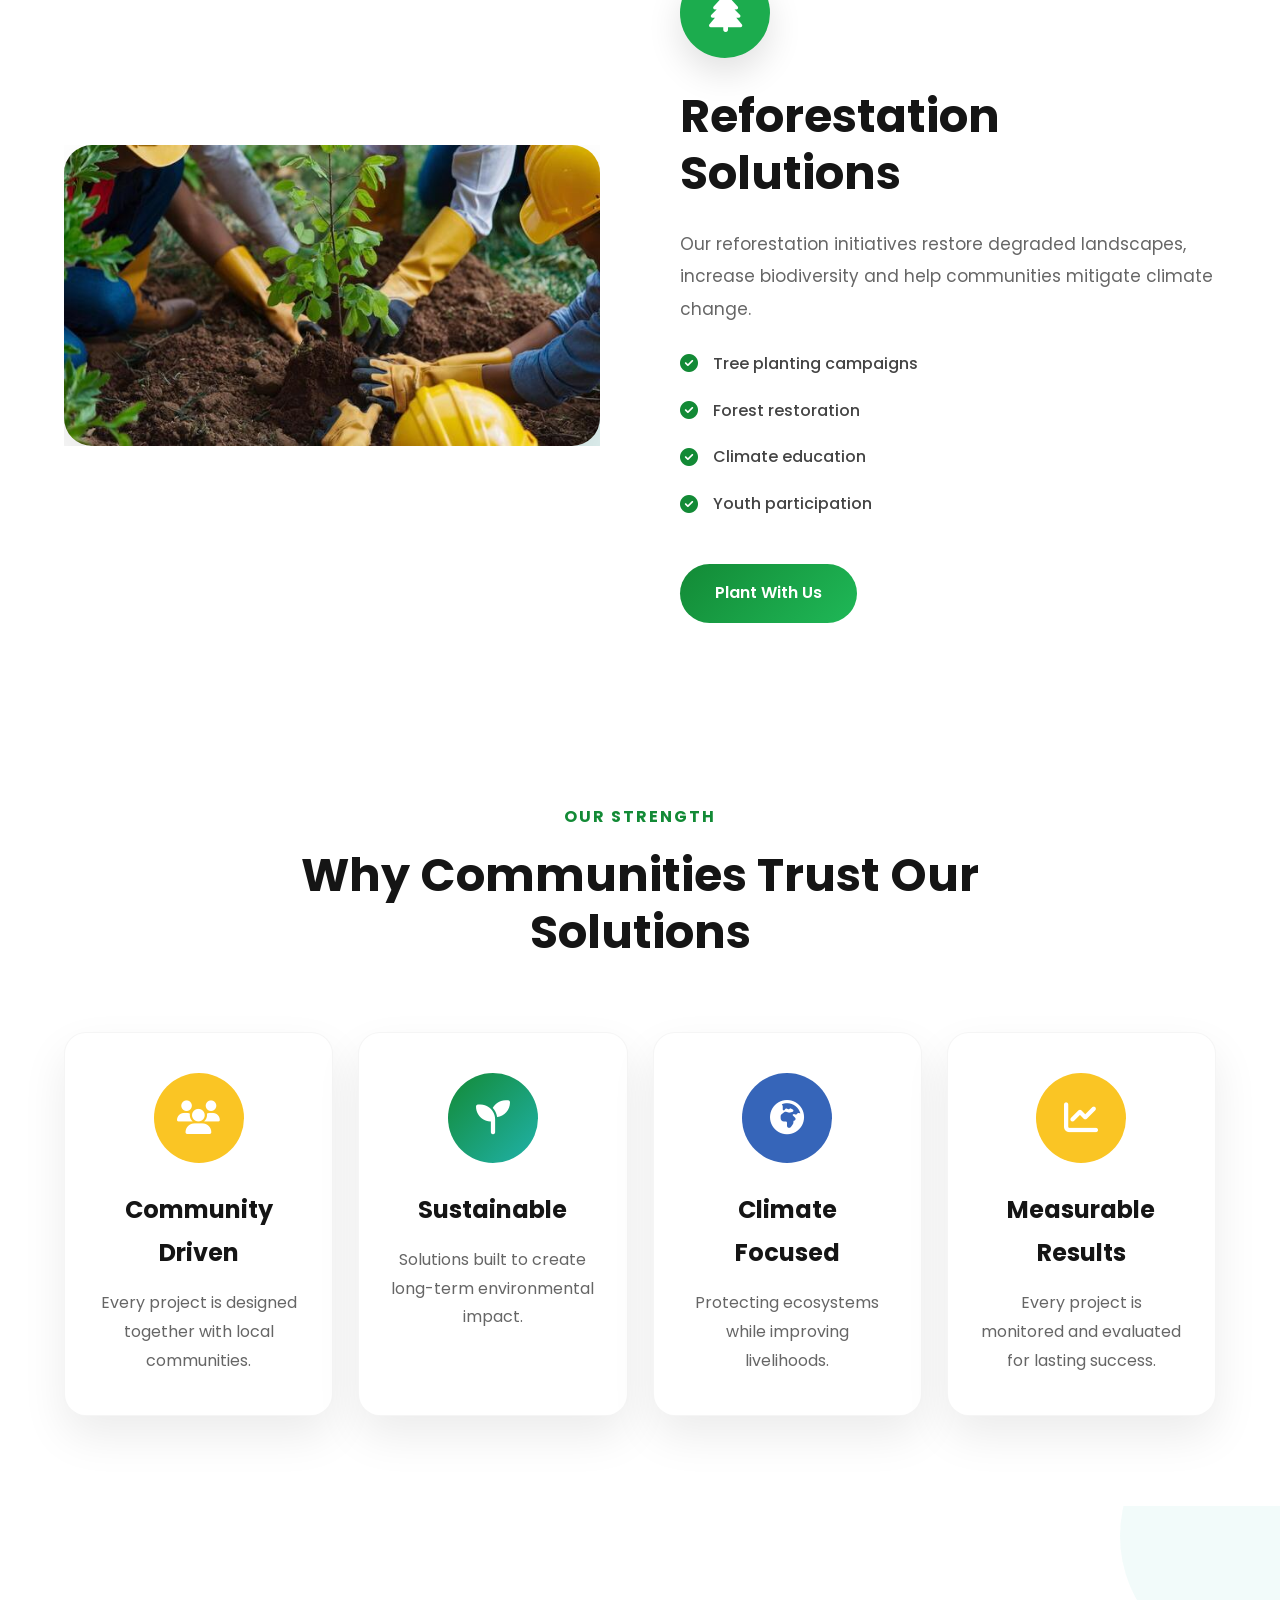
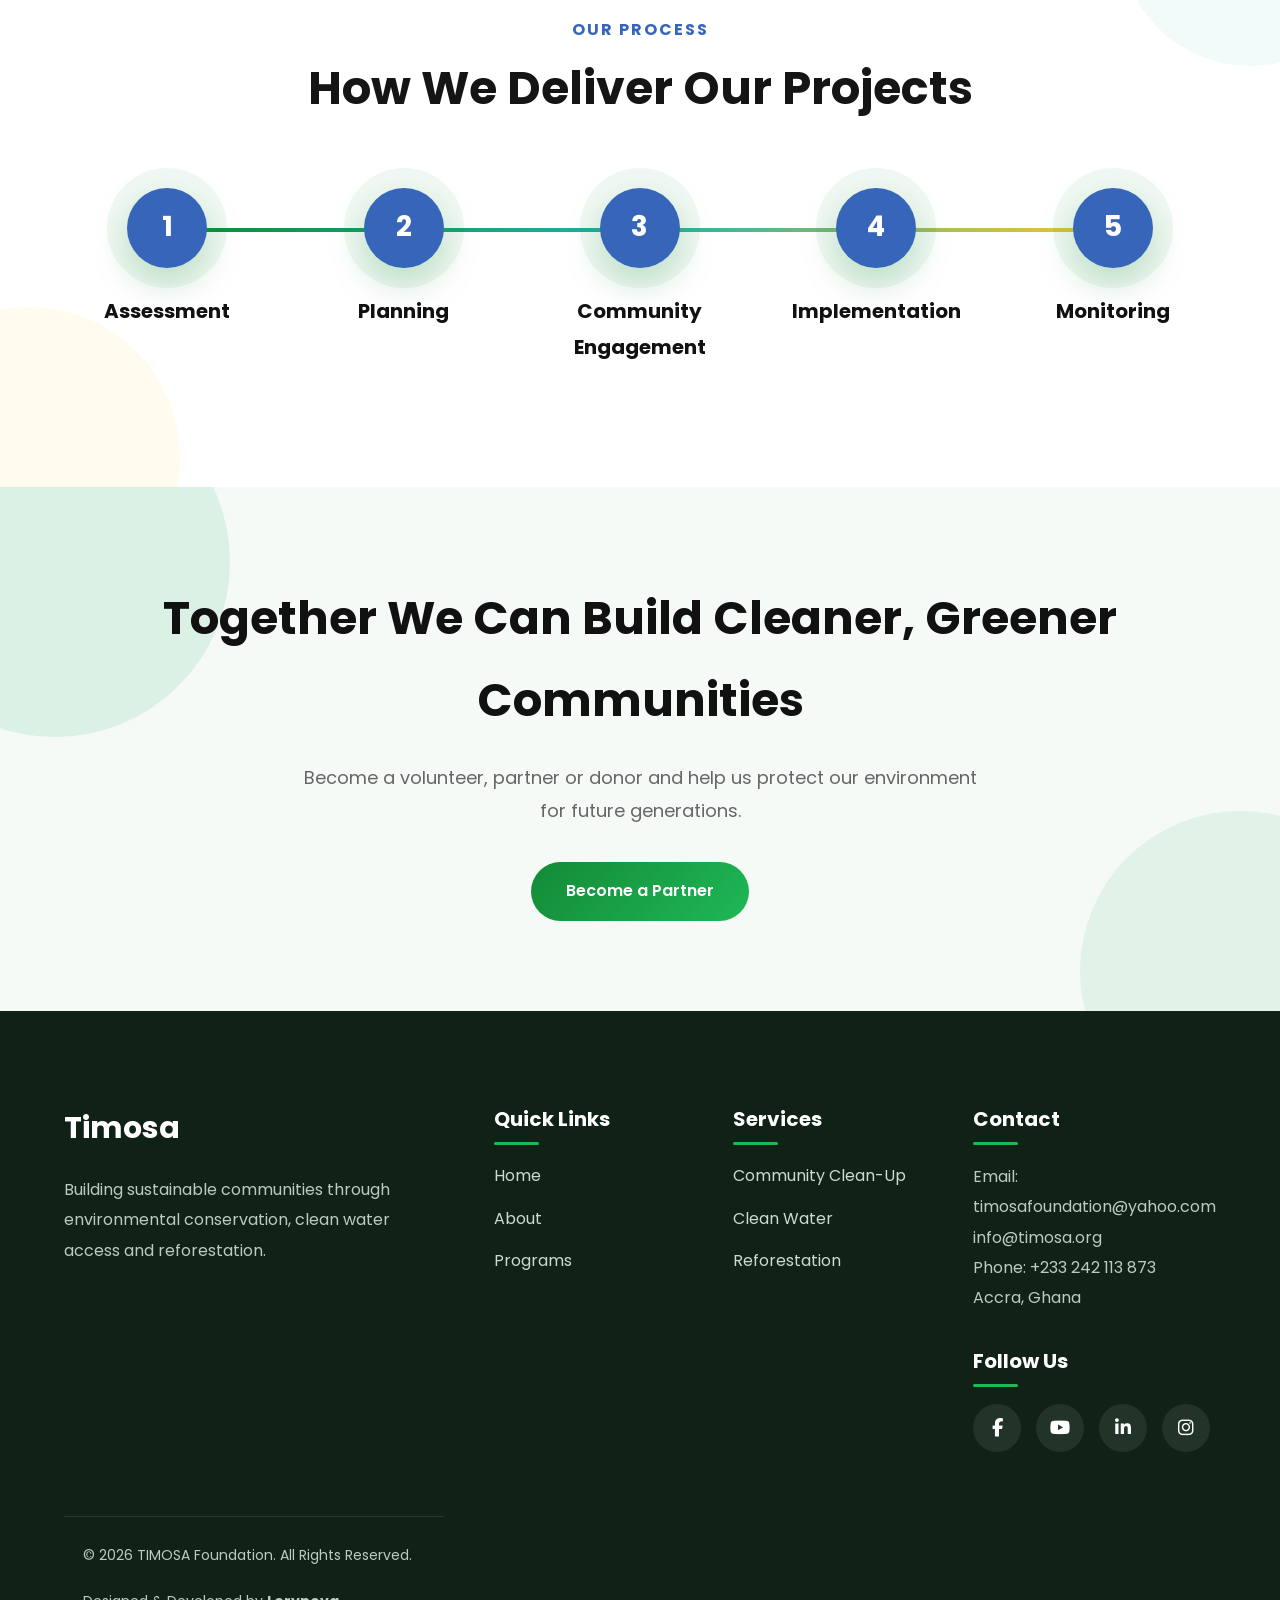
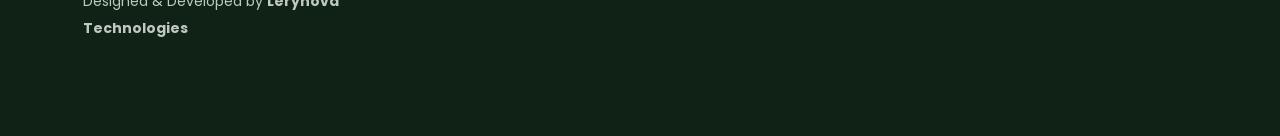
<file: services.html>
<!DOCTYPE html>
<html lang="en">
<head>
<meta charset="UTF-8">
<meta name="viewport" content="width=device-width, initial-scale=1.0">

<title>Our Services | TIMOSA Foundation</title>

<link rel="stylesheet" href="style.css">
<link rel="stylesheet" href="css/services.css">

<link rel="preconnect" href="https://fonts.googleapis.com">
<link rel="preconnect" href="https://fonts.gstatic.com" crossorigin>

<link href="https://fonts.googleapis.com/css2?family=Poppins:wght@300;400;500;600;700;800&display=swap" rel="stylesheet">

<link rel="stylesheet"
href="https://cdnjs.cloudflare.com/ajax/libs/font-awesome/6.5.2/css/all.min.css">

</head>
<body>

<!--==================================
PRELOADER
===================================-->

<div id="preloader">
    <div class="loader">
        <span></span>
        <span></span>
        <span></span>
    </div>
</div>

<!--==================================
HEADER
===================================-->

<header>

<div class="container navbar">

<a href="#" class="logo">
				<img src="logo/logo-green.png" height="50px;">
                Timosa
            </a>

<ul class="nav-links">

<li><a href="index.html">Home</a></li>

<li><a href="about.html">About</a></li>

<li class="dropdown">

<a href="#" class="active">
Solutions
<i class="fas fa-chevron-down"></i>
</a>

<ul class="dropdown-menu">
<li><a href="#cleanup">Community Clean Up</a></li>
<li><a href="#water">Clean Water</a></li>
<li><a href="#forest">Reforestation</a></li>
</ul>

</li>

<li class="dropdown">

<a href="programs.html" class="active">
Programs
<i class="fas fa-chevron-down"></i>
</a>

<ul class="dropdown-menu">
<li><a href="programs.html">Health</a></li>
<li><a href="programs.html">Education</a></li>
<li><a href="programs.html">Environment</a></li>
</ul>

</li>

<li><a href="projects.html">Projects</a></li>


<li><a href="our_team.html">Our Team</a></li>

<!------<li><a href="contact.html">Contact</a></li>----->

</ul>

<div class="nav-right">

<a href="donate.html" class="btn-primary" style=" background:linear-gradient(135deg,#f7b500,#ffd84d);">
Donate Now
</a>

<div class="menu-toggle">
<span></span>
<span></span>
<span></span>
</div>

</div>

</div>

</header>

<!--================ HERO ================-->
<section id="home" class="about-hero service-hero">

    <div class="hero-slider">

        <div class="slide active"
             style="background-image:url('images/services/clean-up.png');">
        </div>

        <div class="slide"
             style="background-image:url('images/services/clean.jpg');">
        </div>

        <div class="slide"
             style="background-image:url('images/services/reforestation.jpg');">
        </div>

        <div class="slide"
             style="background-image:url('images/services/waste.jpg');">
        </div>

    </div>

    <div class="overlay"></div>

    <div class="container">

        <div class="hero-content">

            <span class="subtitle">
                Environmental Solutions
            </span>

            <h1>
                Our Services
            </h1>

            <p>
                Creating healthier communities through environmental
                sustainability, clean water access, and ecosystem
                restoration.
            </p>



        </div>

    </div>

    <div class="slider-navigation">

        <span class="dot active"></span>
        <span class="dot"></span>
        <span class="dot"></span>
        <span class="dot"></span>

    </div>

    <div class="scroll-down">
        <i class="fa-solid fa-angle-down"></i>
    </div>

</section>
<!--==================================
INTRODUCTION
===================================-->

<section class="services-intro">

<div class="container">

<div class="section-title">

<span>What We Do</span>

<h2>
Practical Environmental Solutions That Create Lasting Impact
</h2>

<p>

We partner with communities, local authorities, schools and volunteers to deliver sustainable environmental projects that improve livelihoods, restore ecosystems and promote climate resilience.

</p>

</div>

</div>

</section>

<!--==================================
SERVICE ONE
===================================-->

<section class="service-block" id="cleanup">

<div class="container service-grid">

<div class="service-image">

<img src="images/services/gutter.jpg" alt="Community Clean Up">

</div>

<div class="service-content">

<div class="icon green" style="background: #fbc728;">
<i class="fas fa-broom"></i>
</div>

<h2>Community Clean-Up</h2>

<p>

We organize large-scale community clean-up campaigns that promote sanitation, reduce pollution and encourage responsible waste management.

</p>

<ul>

<li><i class="fas fa-check-circle" style="color: #fbc728;"></i> Community sanitation exercises</li>

<li><i class="fas fa-check-circle" style="color: #fbc728;"></i> Waste collection campaigns</li>

<li><i class="fas fa-check-circle" style="color: #fbc728;"></i> Public education</li>

<li><i class="fas fa-check-circle" style="color: #fbc728;"></i> Recycling awareness</li>

</ul>

<a href="contact.html" class="btn-primary" style="background: #fbc728;">

Join a Campaign

</a>

</div>

</div>

</section>

<!--==================================
SERVICE TWO
===================================-->

<section class="service-block alternate" id="water">

<div class="container service-grid reverse">

<div class="service-content">

<div class="icon blue" style="background: #3665b9;">
<i class="fas fa-droplet"></i>
</div>

<h2>Clean Water Solutions</h2>

<p>

We improve access to safe drinking water through boreholes, rainwater harvesting systems, filtration technologies and hygiene education.

</p>

<ul>

<li><i class="fas fa-check-circle" style="color: #3665b9;"></i> Borehole projects</li>

<li><i class="fas fa-check-circle" style="color: #3665b9;"></i> Water purification</li>

<li><i class="fas fa-check-circle" style="color: #3665b9;"></i> Rainwater harvesting</li>

<li><i class="fas fa-check-circle" style="color: #3665b9;"></i> Hygiene education</li>

</ul>

<a href="donate.html" class="btn-primary" style="background: #3665b9;">

Support Water Projects

</a>

</div>

<div class="service-image">

<img src="images/services/borehole.jpg" alt="Clean Water">

</div>

</div>

</section>

<!--==================================
SERVICE THREE
===================================-->

<section class="service-block" id="forest">

<div class="container service-grid">

<div class="service-image">

<img src="images/services/reforestation.jpg" alt="Reforestation">

</div>

<div class="service-content">

<div class="icon yellow" style="background: #1cac4e">
<i class="fas fa-tree"></i>
</div>

<h2>Reforestation Solutions</h2>

<p>

Our reforestation initiatives restore degraded landscapes, increase biodiversity and help communities mitigate climate change.

</p>

<ul>

<li><i class="fas fa-check-circle"></i> Tree planting campaigns</li>

<li><i class="fas fa-check-circle"></i> Forest restoration</li>

<li><i class="fas fa-check-circle"></i> Climate education</li>

<li><i class="fas fa-check-circle"></i> Youth participation</li>

</ul>

<a href="contact.html" class="btn-primary">

Plant With Us

</a>

</div>

</div>

</section>


<!--==================================
WHY CHOOSE US
===================================-->

<section class="why-services">

<div class="container">

<div class="section-title">

<span>Our Strength</span>

<h2>Why Communities Trust Our Solutions</h2>

</div>

<div class="feature-grid">

<div class="feature-card">

<i class="fas fa-users" style="background: #fac524"></i>

<h3>Community Driven</h3>

<p>

Every project is designed together with local communities.

</p>

</div>

<div class="feature-card">

<i class="fas fa-seedling"></i>

<h3>Sustainable</h3>

<p>

Solutions built to create long-term environmental impact.

</p>

</div>

<div class="feature-card">

<i class="fas fa-earth-africa" style="background: #3665b9"></i>

<h3>Climate Focused</h3>

<p>

Protecting ecosystems while improving livelihoods.

</p>

</div>

<div class="feature-card">

<i class="fas fa-chart-line" style="background: #fac524"></i>

<h3>Measurable Results</h3>

<p>

Every project is monitored and evaluated for lasting success.

</p>

</div>

</div>

</div>

</section>

<!--==================================
PROCESS
===================================-->

<section class="process">

<div class="container">

<div class="section-title">

<span style="color: #3665b9">Our Process</span>

<h2>How We Deliver Our Projects</h2>

</div>

<div class="process-grid">

<div class="step">

<div class="number" style="background: #3665b9">1</div>

<h3>Assessment</h3>

</div>

<div class="step">

<div class="number" style="background: #3665b9">2</div>

<h3>Planning</h3>

</div>

<div class="step">

<div class="number" style="background: #3665b9">3</div>

<h3>Community Engagement</h3>

</div>

<div class="step">

<div class="number" style="background: #3665b9">4</div>

<h3>Implementation</h3>

</div>

<div class="step">

<div class="number" style="background: #3665b9">5</div>

<h3>Monitoring</h3>

</div>

</div>

</div>

</section>

<!--==================================
CALL TO ACTION
===================================-->

<section class="cta">

<div class="container">

<h2>

Together We Can Build Cleaner, Greener Communities

</h2>

<p>

Become a volunteer, partner or donor and help us protect our environment for future generations.

</p>

<a href="contact.html" class="btn-primary">

Become a Partner

</a>

</div>

</section>

<!--==================================
FOOTER
===================================-->

<footer>

<div class="container">

<div class="footer-grid">

<div>

<h3>Timosa</h3>

<p>

Building sustainable communities through environmental conservation, clean water access and reforestation.

</p>

</div>

<div>

<h4>Quick Links</h4>

<a href="index.html">Home</a>

<a href="about.html">About</a>

<a href="programs.html">Programs</a>

<!---<a href="contact.html">Contact</a>----->

</div>

<div>

<h4>Services</h4>

<a href="#cleanup">Community Clean-Up</a>

<a href="#water">Clean Water</a>

<a href="#forest">Reforestation</a>

</div>

<div>


	<h4>Contact</h4>

			<p>Email:</p>
			<p>timosafoundation@yahoo.com</p>
			<p>info@timosa.org</p>
			<p>Phone: +233 242 113 873</p>
			<p>Accra, Ghana</p>
			
			<br>

        <h4>Follow Us</h4>

            
			<div class="socials">
                <a href="https://www.facebook.com/profile.php?id=100080496078842&mibextid=ZbWKwL"><i class="fab fa-facebook-f"></i></a>
                <a href="http://www.youtube.com/@TimosaFoundation"><i class="fab fa-youtube"></i></a>
                <a href="#"><i class="fab fa-linkedin-in"></i></a>
                <a href="#"><i class="fab fa-instagram"></i></a>
            </div>



</div>

<!--==========================
    <div class="copyright">

    © 2026 Time of Sacrifice (TIMOSA) Environmental and Social Foundation.
All Rights Reserved.

    </div>
	
	  
    COPYRIGHT
    ===========================-->

    <div class="footer-bottom">

        <div class="container">

            <p>

                © 2026 TIMOSA Foundation.
                All Rights Reserved.

            </p>

            <p>

                Designed & Developed by
                <strong>Lerynova Technologies</strong>

            </p>

        </div>


</div>

</footer>

<script src="js/services.js"></script>

</body>
</html>
</file>
<file: style.css>
/*==================================================
    GREENLIFE WEBSITE
    STYLE.CSS - PART 1
    Global Styles
    Variables
    Reset
    Preloader
    Header
    Navigation
    Dropdown Menu
===================================================*/

/*==============================
Google Font
==============================*/

@import url('https://fonts.googleapis.com/css2?family=Poppins:wght@300;400;500;600;700;800&display=swap');

/*==============================
CSS VARIABLES
==============================*/




:root{

    --primary:#138a36;
    --primary-dark:#0d6b2a;
    --primary-light:#27ae60;

    --secondary:#49c16d;

    --accent:#b7e4c7;

    --white:#ffffff;

    --dark:#1b1b1b;

    --text:#555;

    --heading:#111;

    --light:#f5f9f6;

    --border:#e6ece7;

    --shadow:
    0 15px 40px rgba(0,0,0,.08);

    --shadow-hover:
    0 20px 60px rgba(0,0,0,.15);

    --radius:14px;

    --transition:.4s ease;

}

/*==============================
RESET
==============================*/

*{

    margin:0;
    padding:0;
    box-sizing:border-box;

}

html{

    scroll-behavior:smooth;

}

body{

    font-family:'Poppins',sans-serif;

    background:#fff;

    color:var(--text);

    overflow-x:hidden;

    line-height:1.7;

}

img{

    width:100%;

    display:block;

}

ul{

    list-style:none;

}

a{

    text-decoration:none;

}

.container{

    width:90%;

    max-width:1250px;

    margin:auto;

}



/*==============================
CUSTOM SCROLLBAR
==============================*/

::-webkit-scrollbar{

    width:10px;

}

::-webkit-scrollbar-track{

    background:#ececec;

}

::-webkit-scrollbar-thumb{

    background:var(--primary);

    border-radius:20px;

}

::-webkit-scrollbar-thumb:hover{

    background:var(--primary-dark);

}

/*==============================
PRELOADER
==============================*/

#preloader{

    position:fixed;

    inset:0;

    background:#fff;

    z-index:99999;

    display:flex;

    justify-content:center;

    align-items:center;

    transition:.7s;

}

.loader{

    display:flex;

    gap:10px;

}

.loader span{

    width:18px;

    height:18px;

    border-radius:50%;

    background:var(--primary);

    animation:loader .8s infinite alternate;

}

.loader span:nth-child(2){

    animation-delay:.2s;

}

.loader span:nth-child(3){

    animation-delay:.4s;

}

@keyframes loader{

    from{

        transform:translateY(0);

        opacity:.5;

    }

    to{

        transform:translateY(-20px);

        opacity:1;

    }

}

/*==============================
HEADER
==============================*/

header{

    position:fixed;

    top:0;

    left:0;

    width:100%;

    z-index:999;

    transition:.4s;

}

header.scrolled{

    background:rgba(255,255,255,.95);

    backdrop-filter:blur(12px);

    box-shadow:0 10px 35px rgba(0,0,0,.08);

}

.navbar{

    display:flex;

    justify-content:space-between;

    align-items:center;

    height:95px;

}

/*==============================
LOGO
==============================*/

.logo{

    display:flex;

    align-items:center;

    gap:10px;

    font-size:30px;

    font-weight:700;

    color:#fff;

    transition:.3s;

}

header.scrolled .logo{

    color:var(--primary);

}

.logo i{

    font-size:35px;

    color:#76d96c;

    animation:leafRotate 6s linear infinite;

}

@keyframes leafRotate{

    from{

        transform:rotate(0);

    }

    to{

        transform:rotate(360deg);

    }

}

/*==============================
NAVIGATION
==============================*/

.nav-links{

    display:flex;

    align-items:center;

    gap:15px;

}

.nav-links>li{

    position:relative;

}

.nav-links>li>a{

    display:flex;

    align-items:center;

    gap:8px;

    padding:35px 14px;

    color:#fff;

    font-weight:500;

    transition:.3s;

}

header.scrolled .nav-links>li>a{

    color:#222;

}

.nav-links>li>a:hover{

    color:#7cff8e;

}

header.scrolled .nav-links>li>a:hover{

    color:var(--primary);

}

.nav-links i{

    font-size:12px;

    transition:.4s;

}

.dropdown:hover>a i{

    transform:rotate(180deg);

}

/*==============================
RIGHT NAV
==============================*/

.nav-right{

    display:flex;

    align-items:center;

    gap:15px;

}

.search-btn{

    width:46px;

    height:46px;

    border-radius:50%;

    border:none;

    cursor:pointer;

    background:rgba(255,255,255,.15);

    color:#fff;

    transition:.3s;

    backdrop-filter:blur(10px);

}

header.scrolled .search-btn{

    background:#edf8ef;

    color:var(--primary);

}

.search-btn:hover{

    transform:translateY(-4px);

    background:var(--primary);

    color:#fff;

}

.btn-primary{

    display:inline-flex;

    align-items:center;

    justify-content:center;

    padding:15px 35px;

    border-radius:40px;

    background:linear-gradient(135deg,
    var(--primary),
    var(--primary-light));

    color:#fff;

    font-weight:600;

   /* box-shadow:0 15px 30px rgba(19,138,54,.30); */

    transition:.35s;

}

.btn-primary:hover{

    transform:translateY(-6px);

    box-shadow:0 20px 40px rgba(19,138,54,.45);

}

/*==============================
HAMBURGER
==============================*/

.menu-toggle{

    display:none;

    cursor:pointer;

    flex-direction:column;

    gap:6px;

}

.menu-toggle span{

    width:30px;

    height:3px;

    border-radius:20px;

    background:#fff;

    transition:.4s;

}

header.scrolled .menu-toggle span{

    background:#111;

}

/*==============================
DROPDOWN MENU
==============================*/

.dropdown-menu{

    position:absolute;

    top:115%;

    left:0;

    min-width:240px;

    background:#fff;

    border-radius:18px;

    box-shadow:
    0 20px 60px rgba(0,0,0,.12);

    padding:15px 0;

    opacity:0;

    visibility:hidden;

    transform:translateY(20px);

    transition:.4s;

    overflow:hidden;

}

.dropdown:hover .dropdown-menu{

    opacity:1;

    visibility:visible;

    transform:translateY(0);

}

.dropdown-menu a{

    display:block;

    padding:14px 25px;

    color:#555;

    font-weight:500;

    transition:.3s;

}

.dropdown-menu a:hover{

    padding-left:35px;

    color:var(--primary);

    background:#f3faf5;

}

/*==============================
MEGA MENU
==============================*/

.dropdown-menu.mega{

    display:grid;

    grid-template-columns:repeat(2,1fr);

    gap:25px;

    width:520px;

    padding:30px;

}

.dropdown-menu h4{

    color:#111;

    margin-bottom:15px;

    font-size:18px;

    position:relative;

}

.dropdown-menu h4::after{

    content:"";

    position:absolute;

    left:0;

    bottom:-8px;

    width:45px;

    height:3px;

    background:var(--primary);

    border-radius:20px;

}

.dropdown-menu.mega a{

    padding:10px 0;

}

.dropdown-menu.mega a:hover{

    padding-left:10px;

    background:none;

}

/*==============================
SECTION TITLES
==============================*/

.section-title{

    text-align:center;

    margin-bottom:70px;

}

.section-title span{

    color:var(--primary);

    text-transform:uppercase;

    font-weight:700;

    letter-spacing:2px;

    display:inline-block;

    margin-bottom:15px;

}

.section-title h2{

    font-size:42px;

    color:#111;

    line-height:1.3;

}
/*==================================================
    STYLE.CSS - PART 2
    HERO SECTION
    HERO IMAGE SLIDER
    HERO CONTENT
    HERO ANIMATIONS
==================================================*/

/*==============================
HERO SECTION
==============================*/

.hero{
    position:relative;
    width:100%;
    height:100vh;
    min-height:750px;
    overflow:hidden;
    display:flex;
    align-items:center;
    justify-content:center;
}

/*==============================
HERO SLIDER
==============================*/

.hero-slider{
    position:absolute;
    inset:0;
    width:100%;
    height:100%;
    z-index:1;
}

.slide{
    position:absolute;
    inset:0;

    background-size:cover;
    background-position:center;
    background-repeat:no-repeat;

    opacity:0;
    visibility:hidden;

    transform:scale(1);

    transition:
        opacity 1.5s ease,
        visibility 1.5s ease;

}

/* Active Slide */

.slide.active{

    opacity:1;
    visibility:visible;

    animation:kenBurns 8s linear forwards;

}

/*==============================
OVERLAY
==============================*/

.overlay{

    position:absolute;
    inset:0;

    background:
    linear-gradient(
        90deg,
        rgba(0,0,0,.70),
        rgba(0,0,0,.45),
        rgba(0,0,0,.30)
    );

    z-index:2;

}

/*==============================
HERO CONTENT
==============================*/

.hero-content{

    position:relative;

    z-index:5;

    max-width:760px;

    width:90%;

    margin:auto;

    color:#fff;

    text-align:left;

}

.hero-content .subtitle{

    display:inline-block;

    padding:10px 22px;

    border-radius:50px;

    background:rgba(255,255,255,.15);

    backdrop-filter:blur(12px);

    font-weight:600;

    letter-spacing:1px;

    margin-bottom:25px;

    opacity:0;

    animation:fadeDown 1s ease forwards;

}

.hero-content h1{

    font-size:68px;

    line-height:1.15;

    font-weight:800;

    margin-bottom:25px;

    text-shadow:0 10px 30px rgba(0,0,0,.45);

    opacity:0;

    animation:fadeLeft 1.2s ease forwards;

}

.hero-content p{

    font-size:20px;

    color:rgba(255,255,255,.92);

    max-width:650px;

    margin-bottom:40px;

    opacity:0;

    animation:fadeRight 1.4s ease forwards;

}
/*==============================
HERO BUTTONS
==============================*/

.hero-buttons{

    display:flex;

    gap:20px;

    flex-wrap:wrap;

    animation:fadeUp 1.5s ease;

}

.btn-secondary{

    display:inline-flex;

    justify-content:center;

    align-items:center;

    padding:15px 35px;

    border-radius:50px;

    color:#fff;

    border:2px solid rgba(255,255,255,.55);

    transition:.4s;

    backdrop-filter:blur(5px);

    background:rgba(255,255,255,.08);

}

.btn-secondary:hover{

    background:#fff;

    color:var(--primary);

    transform:translateY(-6px);

}

/*==============================
SLIDER NAVIGATION
==============================*/

.slider-navigation{

    position:absolute;

    left:50%;

    bottom:45px;

    transform:translateX(-50%);

    display:flex;

    gap:14px;

    z-index:20;

}

.slider-navigation .dot{

    width:14px;

    height:14px;

    border-radius:50%;

    background:rgba(255,255,255,.45);

    cursor:pointer;

    transition:.4s;

    position:relative;

}

.slider-navigation .dot.active{

    background:#fff;

    transform:scale(1.3);

}

.slider-navigation .dot.active::after{

    content:"";

    position:absolute;

    inset:-6px;

    border:2px solid rgba(255,255,255,.55);

    border-radius:50%;

    animation:pulseRing 2s infinite;

}

/*==============================
SCROLL INDICATOR
==============================*/

.scroll-down{

    position:absolute;

    left:50%;

    bottom:90px;

    transform:translateX(-50%);

    color:#fff;

    font-size:30px;

    z-index:10;

    animation:bounce 2s infinite;

}

/*==============================
OPTIONAL FLOATING SHAPES
==============================*/

.hero::before{

    content:"";

    position:absolute;

    width:260px;

    height:260px;

    border-radius:50%;

    background:rgba(39,174,96,.15);

    filter:blur(30px);

    top:120px;

    right:8%;

    z-index:3;

    animation:floatOne 8s ease-in-out infinite;

}

.hero::after{

    content:"";

    position:absolute;

    width:220px;

    height:220px;

    border-radius:50%;

    background:rgba(255,255,255,.08);

    bottom:80px;

    left:8%;

    filter:blur(35px);

    z-index:3;

    animation:floatTwo 10s ease-in-out infinite;

}

/*==============================
HERO IMAGE DARKEN EFFECT
==============================*/

.slide::before{

    content:"";

    position:absolute;

    inset:0;

    background:linear-gradient(
        180deg,
        rgba(0,0,0,.10),
        rgba(0,0,0,.30),
        rgba(0,0,0,.55)
    );

}

/*==============================
HERO CONTENT SPACING
==============================*/

.hero-content>*{

    opacity:0;

    animation-fill-mode:forwards;

}

.hero-content .subtitle{

    animation-delay:.2s;

}

.hero-content h1{

    animation-delay:.4s;

}

.hero-content p{

    animation-delay:.8s;

}

.hero-buttons{

    animation-delay:1.1s;

}

/*==============================
KEYFRAMES
==============================*/

@keyframes kenBurns{

    from{

        transform:scale(1);

    }

    to{

        transform:scale(1.15);

    }

}

@keyframes fadeDown{

    from{

        opacity:0;

        transform:translateY(-40px);

    }

    to{

        opacity:1;

        transform:translateY(0);

    }

}

@keyframes fadeLeft{

    from{

        opacity:0;

        transform:translateX(-60px);

    }

    to{

        opacity:1;

        transform:translateX(0);

    }

}

@keyframes fadeRight{

    from{

        opacity:0;

        transform:translateX(60px);

    }

    to{

        opacity:1;

        transform:translateX(0);

    }

}

@keyframes fadeUp{

    from{

        opacity:0;

        transform:translateY(50px);

    }

    to{

        opacity:1;

        transform:translateY(0);

    }

}

@keyframes bounce{

    0%,20%,50%,80%,100%{

        transform:translate(-50%,0);

    }

    40%{

        transform:translate(-50%,-15px);

    }

    60%{

        transform:translate(-50%,-8px);

    }

}

@keyframes pulseRing{

    from{

        transform:scale(.8);

        opacity:1;

    }

    to{

        transform:scale(1.8);

        opacity:0;

    }

}

@keyframes floatOne{

    0%{

        transform:translateY(0) rotate(0deg);

    }

    50%{

        transform:translateY(-25px) rotate(10deg);

    }

    100%{

        transform:translateY(0) rotate(0deg);

    }

}

@keyframes floatTwo{

    0%{

        transform:translateY(0);

    }

    50%{

        transform:translateY(20px);

    }

    100%{

        transform:translateY(0);

    }

}
/*==================================================
    STYLE.CSS - PART 3
    FEATURES
    ABOUT
    STATS
    CTA
    FOOTER
==================================================*/


/*==================================================
FEATURES SECTION
==================================================*/

.features{
    background:#f7fbf8;
    position:relative;
}

.feature-grid{
    display:grid;
    grid-template-columns:repeat(4,1fr);
    gap:30px;
}

.feature-card{

    background:#fff;

    padding:45px 35px;

    border-radius:20px;

    text-align:center;

    position:relative;

    overflow:hidden;

    transition:.45s ease;

    box-shadow:0 15px 40px rgba(0,0,0,.06);

    border:1px solid rgba(0,0,0,.04);

}

.feature-card::before{

    content:"";

    position:absolute;

    top:0;
    left:0;

    width:100%;
    height:5px;

    background:linear-gradient(90deg,
        var(--primary),
        var(--primary-light));

    transform:scaleX(0);

    transition:.45s;

}

.feature-card:hover::before{

    transform:scaleX(1);

}

.feature-card i{

    width:90px;
    height:90px;

    border-radius:50%;

    display:flex;
    align-items:center;
    justify-content:center;

    margin:0 auto 25px;

    font-size:36px;

    color:#fff;

    background:linear-gradient(135deg,
            var(--primary),
            var(--primary-light));

    transition:.45s;

}

.feature-card h3{

    font-size:24px;

    color:#222;

    margin-bottom:15px;

}

.feature-card p{

    color:#666;

}

.feature-card:hover{

    transform:translateY(-18px);

    box-shadow:0 30px 60px rgba(0,0,0,.15);

}

.feature-card:hover i{

    transform:rotate(12deg) scale(1.12);

}


/*==================================================
ABOUT SECTION
==================================================*/

.about{

    background:#fff;

}

.about-grid{

    display:grid;

    grid-template-columns:1fr 1fr;

    gap:70px;

    align-items:center;

}

.about-image{

    position:relative;

}

.about-image img{

    border-radius:22px;

    box-shadow:0 25px 60px rgba(0,0,0,.15);

}

.about-image::before{

    content:"";

    position:absolute;

    width:160px;

    height:160px;

    background:var(--primary-light);

    opacity:.15;

    border-radius:50%;

    top:-40px;

    left:-40px;

    z-index:-1;

}

.about-image::after{

    content:"";

    position:absolute;

    width:180px;

    height:180px;

    border:8px solid var(--primary);

    border-radius:25px;

    bottom:-35px;

    right:-35px;

    opacity:.12;

    z-index:-1;

}

.about-content span{

    display:inline-block;

    color:var(--primary);

    text-transform:uppercase;

    font-weight:700;

    letter-spacing:2px;

    margin-bottom:15px;

}

.about-content h2{

    font-size:45px;

    color:#111;

    margin-bottom:25px;

    line-height:1.3;

}

.about-content p{

    margin-bottom:25px;

    color:#666;

}

.about-content ul{

    margin-bottom:35px;

}

.about-content li{

    display:flex;

    align-items:center;

    gap:15px;

    margin-bottom:18px;

    color:#333;

    font-weight:500;

}

.about-content li i{

    color:var(--primary);

    font-size:20px;

}


/*==================================================
STATISTICS
==================================================*/

.stats{

    background:
    linear-gradient(rgba(19,138,54,.95),
    rgba(19,138,54,.95)),
    url("images/stats-bg.jpg");

    background-size:cover;

    background-position:center;

    color:#fff;

}

.stats .container{

    display:grid;

    grid-template-columns:repeat(4,1fr);

    gap:30px;

    text-align:center;

}

.stat{

    padding:35px 20px;

    transition:.4s;

}

.stat:hover{

    transform:translateY(-10px);

}

.stat h2{

    font-size:58px;

    font-weight:700;

    margin-bottom:10px;

}

.stat p{

    font-size:18px;

    color:rgba(255,255,255,.9);

}


/*==================================================
CTA
==================================================*/

.cta{

    background:#f6faf7;

    text-align:center;

    position:relative;

    overflow:hidden;

}

.cta::before{

    content:"";

    position:absolute;

    width:350px;

    height:350px;

    border-radius:50%;

    background:rgba(39,174,96,.12);

    left:-120px;

    top:-100px;

}

.cta::after{

    content:"";

    position:absolute;

    width:320px;

    height:320px;

    border-radius:50%;

    background:rgba(39,174,96,.10);

    right:-120px;

    bottom:-120px;

}

.cta .container{

    position:relative;

    z-index:2;

}

.cta h2{

    font-size:46px;

    color:#111;

    margin-bottom:20px;

}

.cta p{

    max-width:700px;

    margin:auto;

    margin-bottom:35px;

    color:#666;

    font-size:18px;

}


/*==================================================
FOOTER
==================================================*/

footer{

    background:#0f2215;

    color:#fff;

    padding-top:90px;

}

.footer-grid{

    display:grid;

    grid-template-columns:2fr 1fr 1fr 1fr;

    gap:50px;

    padding-bottom:70px;

}

footer h3{

    font-size:30px;

    margin-bottom:20px;

}

footer h4{

    margin-bottom:25px;

    font-size:20px;

    position:relative;

}

footer h4::after{

    content:"";

    position:absolute;

    left:0;

    bottom:-8px;

    width:45px;

    height:3px;

    border-radius:30px;

    background:var(--primary-light);

}

footer p{

    color:#bfc9c2;

    line-height:1.9;

}

footer a{

    display:block;

    margin-bottom:14px;

    color:#cfd8d2;

    transition:.35s;

}

footer a:hover{

    color:#6be386;

    transform:translateX(8px);

}

.socials{

    display:flex;

    gap:15px;

    margin-top:20px;

}

.socials a{

    width:48px;

    height:48px;

    display:flex;

    align-items:center;

    justify-content:center;

    border-radius:50%;

    background:rgba(255,255,255,.08);

    color:#fff;

    font-size:18px;

    transition:.4s;

}

.socials a:hover{

    background:var(--primary);

    transform:translateY(-8px) rotate(360deg);

}

.copyright{

    border-top:1px solid rgba(255,255,255,.08);

    text-align:center;

    padding:25px;

    color:#bfc9c2;

    font-size:15px;

}

/* FOOTER BOTTOM */


.footer-bottom{


    border-top:1px solid rgba(255,255,255,.1);

    padding:25px 0;

}



.footer-bottom .container{


    display:flex;

    justify-content:space-between;

    gap:20px;

    flex-wrap:wrap;

}



.footer-bottom p{


    margin:0;

    font-size:14px;

}



/*==================================================
COMMON HOVER EFFECTS
==================================================*/

img{

    transition:.45s ease;

}

.about-image:hover img{

    transform:scale(1.04);

}

.btn-primary{

    position:relative;

    overflow:hidden;

}

.btn-primary::before{

    content:"";

    position:absolute;

    top:0;

    left:-120%;

    width:100%;

    height:100%;

    background:rgba(255,255,255,.25);

    transform:skewX(-25deg);

    transition:.7s;

}

.btn-primary:hover::before{

    left:130%;

}


/*==================================================
SCROLL REVEAL ANIMATION CLASSES
==================================================*/

.reveal{

    opacity:0;

    transform:translateY(60px);

    transition:1s ease;

}

.reveal.active{

    opacity:1;

    transform:translateY(0);

}

.reveal-left{

    opacity:0;

    transform:translateX(-60px);

    transition:1s ease;

}

.reveal-left.active{

    opacity:1;

    transform:translateX(0);

}

.reveal-right{

    opacity:0;

    transform:translateX(60px);

    transition:1s ease;

}

.reveal-right.active{

    opacity:1;

    transform:translateX(0);

}

/*====================================================
    STYLE.CSS - PART 4
    RESPONSIVE DESIGN
    MOBILE NAVIGATION
    UTILITIES
    FINAL ANIMATIONS
====================================================*/


/*====================================================
UTILITY CLASSES
====================================================*/

.text-center{
    text-align:center;
}

.text-left{
    text-align:left;
}

.text-right{
    text-align:right;
}

.mt-1{margin-top:10px;}
.mt-2{margin-top:20px;}
.mt-3{margin-top:30px;}
.mt-4{margin-top:40px;}
.mt-5{margin-top:50px;}

.mb-1{margin-bottom:10px;}
.mb-2{margin-bottom:20px;}
.mb-3{margin-bottom:30px;}
.mb-4{margin-bottom:40px;}
.mb-5{margin-bottom:50px;}

.pt-5{
    padding-top:100px;
}

.pb-5{
    padding-bottom:100px;
}


/*====================================================
IMAGE HOVER
====================================================*/

img{
    transition:.45s ease;
}

img:hover{
    transform:scale(1.03);
}


/*====================================================
BUTTON RIPPLE EFFECT
====================================================*/

.btn-primary,
.btn-secondary{
    position:relative;
    overflow:hidden;
}

.btn-primary::after,
.btn-secondary::after{

    content:"";

    position:absolute;

    width:0;
    height:0;

    left:50%;
    top:50%;

    background:rgba(255,255,255,.25);

    border-radius:50%;

    transform:translate(-50%,-50%);

    transition:.6s;

}

.btn-primary:hover::after,
.btn-secondary:hover::after{

    width:320px;
    height:320px;

}

.btn-primary,
.btn-primary:hover,
.btn-secondary,
.btn-secondary:hover{
    box-shadow:none !important;
}


/*====================================================
SMOOTH HOVER EFFECT
====================================================*/

.feature-card,
.stat,
.about-image,
.btn-primary,
.btn-secondary,
.socials a{

    transition:.4s ease;

}


/*====================================================
TABLET
====================================================*/

@media(max-width:1100px){

.feature-grid{

grid-template-columns:repeat(2,1fr);

}

.stats .container{

grid-template-columns:repeat(2,1fr);

}

.footer-grid{

grid-template-columns:repeat(2,1fr);

}

.about-grid{

grid-template-columns:1fr;

gap:50px;

}

.hero-content h1{

font-size:56px;

}

}


/*====================================================
MOBILE NAVIGATION
====================================================*/

@media(max-width:991px){

.menu-toggle{

display:flex;

z-index:9999;

}

.nav-links{

position:fixed;

top:0;

right:-100%;

width:320px;

height:100vh;

background:#ffffff;

padding:120px 30px;

flex-direction:column;

align-items:flex-start;

gap:0;

overflow-y:auto;

transition:.5s;

box-shadow:-10px 0 35px rgba(0,0,0,.1);

}

.nav-links.active{

right:0;

}

.nav-links>li{

width:100%;

}

.nav-links>li>a{

width:100%;

padding:18px 0;

justify-content:space-between;

color:#222 !important;

border-bottom:1px solid #eeeeee;

}

.nav-right .btn-primary{

display:none;

}

.search-btn{

display:none;

}

.dropdown-menu{

position:static;

opacity:1;

visibility:visible;

transform:none;

box-shadow:none;

display:none;

background:#f7f7f7;

border-radius:12px;

margin:10px 0;

padding:10px 0;

}

.dropdown.active .dropdown-menu{

display:block;

}

.dropdown-menu a{

padding:12px 18px;

}

.dropdown-menu.mega{

display:none;

width:100%;

grid-template-columns:1fr;

padding:15px;

}

.dropdown.active .dropdown-menu.mega{

display:grid;

}

header{

background:#ffffff;

box-shadow:0 5px 20px rgba(0,0,0,.08);

}

.logo{

color:var(--primary);

}

.menu-toggle span{

background:#111;

}

}


/*====================================================
TABLET PORTRAIT
====================================================*/

@media(max-width:768px){

.hero{

min-height:700px;

}

.hero-content{

text-align:center;

}

.hero-buttons{

justify-content:center;

}

.hero-content h1{

font-size:44px;

}

.hero-content p{

font-size:18px;

}

.section-title h2{

font-size:34px;

}

.cta h2{

font-size:36px;

}

.about-content h2{

font-size:36px;

}

.stats .container{

grid-template-columns:repeat(2,1fr);

}

.footer-grid{

grid-template-columns:1fr;

text-align:center;

}

.socials{

justify-content:center;

}

footer h4::after{

left:50%;

transform:translateX(-50%);

}

}


/*====================================================
PHONE
====================================================*/

@media (max-width:576px){

    .container{
        width:94%;
        margin:0 auto;
    }

    .navbar{
        height:75px;
    }

    .logo{
        font-size:20px;
    }

    .logo img{
        width:42px;
        height:auto;
    }

    .hero{
        min-height:100vh;
        padding-top:75px;
    }

    .hero-content{
        width:100%;
        max-width:100%;
        padding:0 15px;
        text-align:center;
    }

    .hero-content .subtitle{
        font-size:13px;
        padding:10px 20px;
        margin-bottom:18px;
    }

    .hero-content h1{
        font-size:42px;
        line-height:1.15;
        margin-bottom:18px;
        word-break:normal;
    }

    .hero-content p{
        font-size:17px;
        line-height:1.8;
        max-width:100%;
        margin:0 auto 30px;
    }

    .hero-buttons{
        width:100%;
        flex-direction:column;
        gap:15px;
    }

    .hero-buttons a{
        width:100%;
    }

    .slider-navigation{
        bottom:30px;
    }

    .scroll-down{
        display:none;
    }

}


@media (max-width:991px){
    .hero-content h1{
        font-size:52px;
    }
}

@media (max-width:768px){
    .hero-content h1{
        font-size:44px;
    }
}

@media (max-width:576px){
    .hero-content h1{
        font-size:36px;
    }
}


.hero-slider,
.slide{
    width:100%;
    height:100%;
}

.slide{
    background-size:cover;
    background-position:center center;
}

/*====================================================
LARGE DESKTOP
====================================================*/

@media(min-width:1400px){

.container{

max-width:1320px;

}

.hero-content{

max-width:800px;

}

.hero-content h1{

font-size:78px;

}

}


/*====================================================
FLOATING ANIMATIONS
====================================================*/

.float{

animation:float 5s ease-in-out infinite;

}

@keyframes float{

0%{

transform:translateY(0);

}

50%{

transform:translateY(-15px);

}

100%{

transform:translateY(0);

}

}


/*====================================================
ROTATE
====================================================*/

.rotate{

animation:rotate 12s linear infinite;

}

@keyframes rotate{

from{

transform:rotate(0deg);

}

to{

transform:rotate(360deg);

}

}


/*====================================================
FADE UP
====================================================*/

.fade-up{

animation:fadeUp .8s ease forwards;

}

@keyframes fadeUp{

from{

opacity:0;

transform:translateY(50px);

}

to{

opacity:1;

transform:translateY(0);

}

}


/*====================================================
ZOOM IN
====================================================*/

.zoom{

animation:zoomIn .8s ease;

}

@keyframes zoomIn{

from{

opacity:0;

transform:scale(.8);

}

to{

opacity:1;

transform:scale(1);

}

}


/*====================================================
SLIDE LEFT
====================================================*/

.slide-left{

animation:slideLeft .8s ease;

}

@keyframes slideLeft{

from{

opacity:0;

transform:translateX(-60px);

}

to{

opacity:1;

transform:translateX(0);

}

}


/*====================================================
SLIDE RIGHT
====================================================*/

.slide-right{

animation:slideRight .8s ease;

}

@keyframes slideRight{

from{

opacity:0;

transform:translateX(60px);

}

to{

opacity:1;

transform:translateX(0);

}

}


/*====================================================
PULSE
====================================================*/

.pulse{

animation:pulse 2s infinite;

}

@keyframes pulse{

0%{

transform:scale(1);

}

50%{

transform:scale(1.08);

}

100%{

transform:scale(1);

}

}


/*====================================================
BOUNCE
====================================================*/

.bounce{

animation:bounce 2s infinite;

}

@keyframes bounce{

0%,20%,50%,80%,100%{

transform:translateY(0);

}

40%{

transform:translateY(-15px);

}

60%{

transform:translateY(-8px);

}

}


/*====================================================
SCROLLBAR
====================================================*/

::-webkit-scrollbar{

width:10px;

}

::-webkit-scrollbar-thumb{

background:linear-gradient(
180deg,
var(--primary),
var(--primary-light)
);

border-radius:20px;

}

::-webkit-scrollbar-track{

background:#efefef;

}


/*====================================================
SELECTION
====================================================*/

::selection{

background:var(--primary);

color:#ffffff;

}


/*====================================================
SMOOTH TRANSITIONS
====================================================*/

*{

transition:
background-color .3s ease,
color .3s ease,
border-color .3s ease;

}


/*====================================================
This is for only About Section Page
====================================================*/


.about-hero{
    position: relative;
    min-height: 500px;
    display: flex;
    align-items: center;
    justify-content: center;
    background-size: cover;
    background-position: center;
    background-repeat: no-repeat;
    overflow: hidden;
}

.about-hero .overlay{
    position: absolute;
    inset: 0;
    background: linear-gradient(
        rgba(0,0,0,.65),
        rgba(0,0,0,.55)
    );
}

.about-hero .hero-content{
    position: relative;
    z-index: 2;
    color: #fff;
    text-align: center;
    max-width: 800px;
}

.about-hero .subtitle{
    display: inline-block;
    padding: 10px 22px;
    margin-bottom: 20px;
    border-radius: 30px;
    background: rgba(255,255,255,.15);
    backdrop-filter: blur(10px);
    font-weight: 600;
    letter-spacing: 2px;
    text-transform: uppercase;
}

.about-hero h1{
    font-size: 60px;
    font-weight: 800;
    margin-bottom: 20px;
    line-height: 1.2;
}

.about-hero p{
    font-size: 18px;
    color: rgba(255,255,255,.9);
    max-width: 700px;
    margin: 0 auto;
}

/* ==============================
GLOBAL SPACING CONTROL
============================== */

section{
    padding:90px 0;
}


.section-title{
    max-width:850px;
    margin:0 auto 50px;
    text-align:center;
}


.section-title span{
    display:inline-block;
    color:#198754;
    font-weight:600;
    margin-bottom:15px;
    text-transform:uppercase;
    letter-spacing:1px;
}


.section-title h2{
    margin-bottom:20px;
}


.section-title p{
    margin:auto;
    max-width:700px;
    color:#666;
}



/* ==============================
ABOUT SECTION
============================== */

.about-page{
    padding:100px 0;
}





.about-content p{
    margin-bottom:20px;
    line-height:1.8;
}



/* ==============================
MISSION BOX
============================== */


.mission-box{

display:grid;
grid-template-columns:repeat(2,1fr);
gap:25px;
margin-top:40px;

}



.mission-box .box{

background:white;
padding:30px;
border-radius:20px;
box-shadow:0 15px 40px rgba(0,0,0,.08);

}



.mission-box .box i{

font-size:35px;
color:#198754;
margin-bottom:20px;

}



.mission-box h3{
margin-bottom:15px;
}



/* ===================================
FIX GAP BETWEEN ABOUT AND STRATEGIC POSITION
=================================== */


.about-page{
    padding-bottom:40px !important;
}



.about-page .about-grid{
    align-items:flex-start;
}



.about-content{
    padding-bottom:0;
}



.mission-box{
    margin-bottom:0;
}



/* Remove extra spacing after section */

.about-page + .strategic-position{

    padding-top:50px;

}



/* Control section spacing globally */

.strategic-position{

    margin-top:0 !important;

}









/* ==============================
STRATEGIC POSITION
============================== */


.strategic-position{

background:#f8faf8;

}


.position-content{

max-width:900px;
margin:auto;

}



.position-content p{

line-height:1.9;
margin-bottom:25px;

}


.motto-box{

margin-top:40px;
padding:35px;
border-radius:20px;
background:#198754;
color:white;
text-align:center;

}


.motto-box h2{

font-size:28px;
margin-top:15px;

}



/* ==============================
VALUES
============================== */


.values{

background:white;

}


.feature-grid{

display:grid;
grid-template-columns:repeat(4,1fr);
gap:25px;

}



.feature-card{

background:white;
padding:35px 25px;
border-radius:20px;
text-align:center;
box-shadow:0 10px 35px rgba(0,0,0,.08);
transition:.4s;

}



.feature-card:hover{

transform:translateY(-10px);

}



.feature-card i{

font-size:35px;
color:#198754;
margin-bottom:20px;

}




/* ==============================
PILLARS
============================== */


.pillars{

background:#f7faf7;

}


.pillar-grid{

display:grid;
grid-template-columns:repeat(3,1fr);
gap:30px;

}



.pillar-card{

background:white;
padding:35px;
border-radius:25px;
box-shadow:0 15px 35px rgba(0,0,0,.08);
transition:.4s;

}


.pillar-card:hover{

transform:translateY(-10px);

}


.pillar-card .icon{

width:70px;
height:70px;
display:flex;
align-items:center;
justify-content:center;
background:#198754;
color:white;
border-radius:50%;
font-size:30px;
margin-bottom:25px;

}



.pillar-card ul{

padding-left:20px;
margin-top:20px;

}


.pillar-card li{

margin-bottom:10px;
color:#555;

}




/* ==============================
OBJECTIVES
============================== */


.objective-grid{

display:grid;
grid-template-columns:repeat(2,1fr);
gap:30px;

}



.objective-card{

display:flex;
gap:25px;
background:white;
padding:30px;
border-radius:20px;
box-shadow:0 10px 30px rgba(0,0,0,.07);

}



.objective-card .number{

min-width:60px;
height:60px;
border-radius:50%;
background:#198754;
color:white;
display:flex;
align-items:center;
justify-content:center;
font-weight:700;

}



.objective-card i{

font-size:28px;
color:#198754;
margin-bottom:15px;

}



.objective-card h3{

margin-bottom:10px;

}



.objective-card p{

line-height:1.7;
color:#666;

}




/* ==============================
IMPACT SECTION
============================== */


.impact{

background:#198754;

}


.impact-grid{

display:grid;
grid-template-columns:repeat(6,1fr);
gap:20px;

}


.impact-card{

text-align:center;
color:white;

}


.impact-card i{

font-size:35px;
margin-bottom:15px;

}



.impact-card h2{

font-size:40px;

}




/* ==============================
TIMELINE
============================== */


.timeline-wrapper{

max-width:850px;
margin:auto;

}



.timeline-item{

display:flex;
gap:30px;
margin-bottom:40px;

}


.timeline-item .year{

min-width:90px;
height:90px;
border-radius:50%;
background:#198754;
color:white;
display:flex;
align-items:center;
justify-content:center;
font-weight:700;

}



.timeline-item .content{

background:white;
padding:25px;
border-radius:20px;
box-shadow:0 10px 30px rgba(0,0,0,.08);
flex:1;

}




/* ==============================
PUBLIC STATEMENT
============================== */


.statement-box{

max-width:900px;
margin:auto;
padding:60px;
background:#f7faf7;
border-radius:30px;
text-align:center;

}


.statement-box i{

font-size:50px;
color:#198754;

}



/* ==============================
RESPONSIVE
============================== */


@media(max-width:992px){

.feature-grid{
grid-template-columns:repeat(2,1fr);
}


.pillar-grid{
grid-template-columns:repeat(2,1fr);
}


.objective-grid{
grid-template-columns:1fr;
}


.impact-grid{
grid-template-columns:repeat(3,1fr);
}


}


@media(max-width:600px){


.feature-grid,
.pillar-grid,
.mission-box{

grid-template-columns:1fr;

}


.impact-grid{

grid-template-columns:repeat(2,1fr);

}


.timeline-item{

flex-direction:column;

}


}

/*====================================================
This is for only my Team Page
====================================================*/

.team-hero{
    background:
    linear-gradient(rgba(0,0,0,.55),rgba(0,0,0,.55)),
    url(images/1.jpg) center/cover;
}

.feature-card img{
    width:150px;
    height:150px;
    object-fit:cover;
    border-radius:50%;
    margin:0 auto 25px;
    border:6px solid rgba(19,138,54,.12);
    transition:.4s;
}

.feature-card:hover img{
    transform:scale(1.08);
    border-color:var(--primary);
}

.feature-card h5{
    color:var(--primary);
    font-size:15px;
    margin-bottom:18px;
    font-weight:600;
}

.feature-card .socials{
    justify-content:center;
    margin-top:25px;
}

.feature-card .socials a{
    width:42px;
    height:42px;
}

/*========================================
META-STYLE TEAM LAYOUT
========================================*/

.leadership-meta{
    padding:100px 0;
    background:#fff;
}

.board-section{
    background:#f7faf8;
}



.team-grid{

    display:grid;

    grid-template-columns:repeat(auto-fit,minmax(320px,1fr));

    gap:40px;

    margin-top:60px;

}

.team-member{

    background:#fff;

    border-radius:20px;

    overflow:hidden;

    box-shadow:0 5px 5px rgba(0,0,0,.08);

    transition:.4s ease;

    display:flex;

    flex-direction:column;

    height:100%;

}

.team-member:hover{

    transform:translateY(0px);

    box-shadow:0 10px 30px rgba(0,0,0,.12);

}

.team-image{

    height:380px;

    overflow:hidden;

}

.team-image img{

    width:100%;

    height:100%;

    object-fit:cover;

    transition:.5s;

}

.team-member:hover img{

    transform:scale(1.08);

}

.team-info{

    padding:30px;

    display:flex;

    flex-direction:column;

    flex-grow:1;

}

.team-info h3{

    font-size:26px;

    margin-bottom:8px;

}

.team-info .position{

    color:#14833b;

    font-weight:600;

    margin-bottom:18px;

}

.team-info p{

    color:#666;

    line-height:1.8;

    margin-bottom:25px;

    flex-grow:1;

}

.team-info .profile-btn{

    display:inline-flex;

    align-items:center;

    gap:8px;

    color:#14833b;

    font-weight:600;

    text-decoration:none;

    transition:.3s;

}

.team-info .profile-btn:hover{

    gap:14px;

}

/* Responsive */

@media(max-width:1100px){
    .team-grid{
        grid-template-columns:repeat(2,1fr);
    }
}

@media(max-width:576px){
    .team-grid{
        grid-template-columns:1fr;
    }

    .team-info h3{
        font-size:20px;
    }
}



.team-info .read-more{

    display:inline-flex;

    align-items:center;

    gap:10px;

    color:#138a36;

    font-size:15px;

    font-weight:600;

    text-decoration:none;

    transition:.35s ease;

}


.team-info .read-more i{

    transition:.35s ease;

}


.team-info .read-more:hover{

    color:#0b6628;

}


.team-info .read-more:hover i{

    transform:translateX(6px);

}


.full-bio{

    max-height:0;

    overflow:hidden;

    opacity:0;

    transform:translateY(-10px);

    transition:
    max-height .5s ease,
    opacity .4s ease,
    transform .4s ease;

}


.team-member.active .full-bio{

    max-height:2000px;

    opacity:1;

    transform:translateY(0);

    margin-top:20px;

}

.read-more{

    border:none;

    background:none;

    padding:0;

    margin-top:20px;

    color:#138a36;

    font-weight:600;

    cursor:pointer;

    display:flex;

    align-items:center;

    gap:10px;

}


.read-more i{

    transition:.3s;

}


.team-member.active .read-more i{

    transform:rotate(90deg);

}



/*============================
DEPARTMENTS SECTION
=============================*/


.departments{

padding:100px 0;

background:#f7faf7;

}



.department-grid{

display:grid;

grid-template-columns:repeat(2,1fr);

gap:35px;

margin-top:60px;

}




.department-card{

background:#fff;

padding:40px;

border-radius:25px;

display:flex;

gap:30px;

position:relative;

overflow:hidden;

box-shadow:
0 15px 40px rgba(0,0,0,.06);

transition:.4s ease;

}



.department-card::before{

content:"";

position:absolute;

left:0;

top:0;

height:100%;

width:5px;

background:#15803d;

transform:scaleY(0);

transition:.4s;

}



.department-card:hover::before{

transform:scaleY(1);

}



.department-card:hover{

transform:translateY(-10px);

box-shadow:
0 25px 60px rgba(0,0,0,.12);

}





.department-icon{

min-width:75px;

height:75px;

border-radius:50%;

background:#eaf7ee;

display:flex;

align-items:center;

justify-content:center;

font-size:30px;

color:#15803d;

transition:.4s;

}




.department-card:hover .department-icon{

background:#15803d;

color:#fff;

transform:rotateY(360deg);

}





.department-content h3{

font-size:25px;

margin-bottom:15px;

color:#111;

}



.department-content p{

color:#666;

line-height:1.8;

margin-bottom:20px;

}




.department-content ul{

padding:0;

margin:0;

list-style:none;

}



.department-content ul li{

margin-bottom:10px;

color:#555;

position:relative;

padding-left:25px;

}



.department-content ul li::before{

content:"✓";

position:absolute;

left:0;

color:#15803d;

font-weight:700;

}





@media(max-width:900px){


.department-grid{

grid-template-columns:1fr;

}


.department-card{

flex-direction:column;

}


}



/* =====================================
REMOVE GAP BETWEEN ABOUT AND STRATEGIC
===================================== */


.about-page{
    padding-bottom:30px !important;
}


.about-page + .strategic-position{

    padding-top:30px !important;

}


.strategic-position{

    margin-top:0 !important;

}


/*==================================================
WHY TIMOSA
==================================================*/

.why-us{
    background:var(--light);
}

.why-content span{
    display:inline-block;
    color:var(--primary);
    text-transform:uppercase;
    letter-spacing:2px;
    font-size:14px;
    font-weight:700;
    margin-bottom:15px;
}

.why-content h2{
    color:var(--dark);
    font-size:42px;
    margin-bottom:20px;
}

.why-content p{
    color:#666;
    margin-bottom:20px;
    line-height:1.9;
}

.why-content ul{
    margin:30px 0;
}

.why-content li{
    display:flex;
    align-items:center;
    gap:15px;
    margin-bottom:15px;
    color:#333;
    font-weight:500;
}

.why-content li i{
    color:var(--primary);
    font-size:20px;
}



/*====================================================
END OF STYLE.CSS
====================================================*/
</file>
<file: css/services.css>
/*=====================================================
    SERVICE.CSS
    NGO Environmental Solutions Website
    Part 1
    Global Styles
    Hero Section
    Services Introduction
======================================================*/

/*===============================
ROOT VARIABLES
================================*/

:root{

    --primary:#138A36;
    --primary-dark:#0f6d2a;
    --primary-light:#1fb857;

    --teal:#20B2AA;
    --teal-dark:#168a84;

    --gold:#F4C430;

    --dark:#151515;
    --text:#555;
    --light:#f8fbf9;
    --white:#ffffff;

    --shadow:
        0 20px 45px rgba(0,0,0,.08);

    --shadow-lg:
        0 35px 70px rgba(0,0,0,.12);

    --radius:22px;

    --transition:.4s ease;

}

/*===============================
RESET
================================*/

*{
    margin:0;
    padding:0;
    box-sizing:border-box;
}

html{
    scroll-behavior:smooth;
}

body{

    font-family:'Poppins',sans-serif;
    color:var(--text);
    background:#fff;
    overflow-x:hidden;
    line-height:1.8;

}

img{

    width:100%;
    display:block;

}

a{

    text-decoration:none;
    transition:.35s;

}

ul{

    list-style:none;

}

/*===============================
CONTAINER
================================*/

.container{

    width:90%;
    max-width:1240px;
    margin:auto;

}

/*===============================
SECTION
================================*/

section{

    position:relative;
    overflow:hidden;

}

.section-padding{

    padding:110px 0;

}

/*===============================
SECTION TITLE
================================*/

.section-title{

    max-width:760px;
    margin:0 auto 70px;
    text-align:center;

}

.section-title span{

    display:inline-block;

    color:var(--primary);

    font-weight:700;

    text-transform:uppercase;

    letter-spacing:2px;

    margin-bottom:15px;

}

.section-title h2{

    color:var(--dark);

    font-size:46px;

    line-height:1.25;

    margin-bottom:20px;

    font-weight:700;

}

.section-title p{

    color:#666;

    font-size:17px;

    line-height:1.9;

}

/*===============================
BUTTONS
================================*/

.btn{

    display:inline-flex;

    align-items:center;

    justify-content:center;

    gap:10px;

    padding:15px 34px;

    border-radius:50px;

    font-weight:600;

    transition:var(--transition);

}

.btn-primary{

    background:linear-gradient(
        135deg,
        var(--primary),
        var(--primary-light)
    );

    color:#fff;

    box-shadow:
        0 15px 35px rgba(19,138,54,.25);

}

.btn-primary:hover{

    transform:translateY(-4px);

    box-shadow:
        0 20px 40px rgba(19,138,54,.35);

}

.btn-secondary{

    border:2px solid var(--primary);

    color:var(--primary);

    background:#fff;

}

.btn-secondary:hover{

    background:var(--primary);

    color:#fff;

}

/*====================================================
SERVICE HERO
Professional Full Screen Slider
====================================================*/

.service-hero{
    position:relative;
    width:100%;
    height:100vh;
    min-height:720px;
    display:flex;
    align-items:center;
    justify-content:center;
    overflow:hidden;
}

/* Slider */

.service-hero .hero-slider{
    position:absolute;
    inset:0;
    z-index:1;
}

.service-hero .slide{
    position:absolute;
    inset:0;

    background-size:cover;
    background-position:center;
    background-repeat:no-repeat;

    opacity:0;
    visibility:hidden;

    transform:scale(1);

    transition:
    opacity 1.5s ease,
    visibility 1.5s ease;
}

.service-hero .slide.active{
    opacity:1;
    visibility:visible;
    animation:kenBurns 10s linear forwards;
}

.service-hero .overlay{

    position:absolute;
    inset:0;

    background:
    linear-gradient(
        90deg,
        rgba(0,0,0,.75),
        rgba(0,0,0,.45),
        rgba(0,0,0,.30)
    );

    z-index:2;
}

.service-hero .hero-content{

    position:relative;

    z-index:10;

    max-width:820px;

    color:#fff;
}

.service-hero .subtitle{

    display:inline-block;

    padding:12px 28px;

    border-radius:50px;

    background:rgba(255,255,255,.15);

    backdrop-filter:blur(12px);

    letter-spacing:2px;

    text-transform:uppercase;

    font-weight:600;

    margin-bottom:25px;
}

.service-hero h1{

    font-size:68px;

    line-height:1.15;

    font-weight:800;

    margin-bottom:25px;

   /* animation:fadeLeft 1.2s ease; */
}

.service-hero p{

    font-size:20px;

    color:rgba(255,255,255,.92);

    line-height:1.9;

    max-width:700px;

    margin-bottom:40px;
}


.service-hero .slider-navigation{

    position:absolute;

    left:50%;

    bottom:45px;

    transform:translateX(-50%);

    display:flex;

    gap:15px;

    z-index:20;
}

.service-hero .dot{

    width:14px;

    height:14px;

    border-radius:50%;

    background:rgba(255,255,255,.45);

    cursor:pointer;

    transition:.4s;
}

.service-hero .dot.active{

    background:#fff;

    transform:scale(1.3);
}

.service-hero .scroll-down{

    position:absolute;

    left:50%;

    bottom:95px;

    transform:translateX(-50%);

    color:#fff;

    font-size:32px;

    z-index:20;

    animation:bounce 2s infinite;
}

.service-hero::before{

    content:"";

    position:absolute;

    width:520px;
    height:520px;

    border-radius:50%;

    background:rgba(32,178,170,.12);

    top:-180px;
    right:-150px;

    filter:blur(30px);

    z-index:2;

    animation:floatOne 8s ease-in-out infinite;
}

.service-hero::after{

    content:"";

    position:absolute;

    width:420px;
    height:420px;

    border-radius:50%;

    background:rgba(244,196,48,.12);

    left:-120px;
    bottom:-120px;

    filter:blur(25px);

    z-index:2;

    animation:floatTwo 10s ease-in-out infinite;
}







/*===============================
SERVICES INTRO
================================*/

.services-intro{

    padding:110px 0;

    background:#fff;

}

.intro-grid{

    display:grid;

    grid-template-columns:1.2fr .8fr;

    gap:70px;

    align-items:center;

}

.intro-image{

    position:relative;

}

.intro-image img{

    border-radius:25px;

    box-shadow:var(--shadow-lg);

}

.intro-image::before{

    content:"";

    position:absolute;

    width:180px;
    height:180px;

    border-radius:30px;

    border:8px solid rgba(19,138,54,.12);

    top:-35px;
    left:-35px;

    z-index:-1;

}

.intro-content h2{

    font-size:44px;

    color:var(--dark);

    margin-bottom:20px;

}

.intro-content p{

    margin-bottom:20px;

    font-size:17px;

    color:#666;

}

/*===============================
INTRO LIST
================================*/

.intro-list{

    margin-top:35px;

}

.intro-list li{

    display:flex;

    align-items:center;

    gap:15px;

    margin-bottom:18px;

    color:#444;

    font-weight:500;

}

.intro-list li i{

    color:var(--primary);

    font-size:18px;

}

/*===============================
UTILITY ANIMATIONS
================================*/

.fade-up{

    opacity:0;

    transform:translateY(50px);

    transition:1s;

}

.fade-up.active{

    opacity:1;

    transform:translateY(0);

}

.fade-left{

    opacity:0;

    transform:translateX(-70px);

    transition:1s;

}

.fade-left.active{

    opacity:1;

    transform:translateX(0);

}

.fade-right{

    opacity:0;

    transform:translateX(70px);

    transition:1s;

}

.fade-right.active{

    opacity:1;

    transform:translateX(0);

}
/*==========================================
End of Part 1
==========================================*/

/*=====================================================
    SERVICE.CSS
    PART 2
    Main Service Sections
======================================================*/

/*====================================
SERVICE SECTION
====================================*/

.service-section{
    padding:110px 0;
    background:#fff;
    position:relative;
}

.service-section:nth-child(even){
    background:var(--light);
}

/* Decorative background */

.service-section::before{
    content:"";
    position:absolute;
    width:280px;
    height:280px;
    border-radius:50%;
    background:rgba(32,178,170,.05);
    top:-120px;
    right:-120px;
}

.service-section::after{
    content:"";
    position:absolute;
    width:220px;
    height:220px;
    border-radius:50%;
    background:rgba(244,196,48,.08);
    left:-90px;
    bottom:-90px;
}

/*====================================
GRID
====================================*/

.service-grid{

    display:grid;

    grid-template-columns:repeat(2,1fr);

    gap:80px;

    align-items:center;

    position:relative;

    z-index:2;

}

.service-grid.reverse .service-image{

    order:2;

}

.service-grid.reverse .service-content{

    order:1;

}

/*====================================
IMAGE
====================================*/

.service-image{

    position:relative;

}

.service-image img{

    width:100%;

    border-radius:28px;

    box-shadow:var(--shadow-lg);

    transition:.6s ease;

}

.service-image:hover img{

    transform:scale(1.05);

}

/* Floating Border */

.service-image::before{

    content:"";

    position:absolute;

    width:180px;

    height:180px;

    border:8px solid rgba(19,138,54,.12);

    border-radius:30px;

    left:-35px;

    top:-35px;

    z-index:-1;

}

/* Floating Circle */

.service-image::after{

    content:"";

    position:absolute;

    width:160px;

    height:160px;

    border-radius:50%;

    background:rgba(32,178,170,.12);

    bottom:-40px;

    right:-40px;

    z-index:-1;

}

/*====================================
IMAGE BADGE
====================================*/

.image-badge{

    position:absolute;

    right:25px;

    bottom:25px;

    background:#fff;

    border-radius:18px;

    padding:18px 22px;

    box-shadow:var(--shadow);

    display:flex;

    align-items:center;

    gap:15px;

}

.image-badge i{

    width:55px;

    height:55px;

    border-radius:50%;

    display:flex;

    align-items:center;

    justify-content:center;

    color:#fff;

    background:linear-gradient(
        135deg,
        var(--primary),
        var(--teal)
    );

    font-size:22px;

}

.image-badge h4{

    color:var(--dark);

    font-size:20px;

    margin-bottom:3px;

}

.image-badge span{

    color:#777;

    font-size:14px;

}

/*====================================
CONTENT
====================================*/

.service-content h5{

    color:var(--primary);

    text-transform:uppercase;

    letter-spacing:2px;

    margin-bottom:15px;

    font-size:15px;

}

.service-content h2{

    font-size:46px;

    line-height:1.25;

    color:var(--dark);

    margin-bottom:25px;

}

.service-content p{

    color:#666;

    font-size:17px;

    margin-bottom:25px;

    line-height:1.9;

}

/*====================================
ICON
====================================*/

.service-icon{

    width:90px;

    height:90px;

    display:flex;

    align-items:center;

    justify-content:center;

    border-radius:50%;

    color:#fff;

    font-size:36px;

    margin-bottom:28px;

    background:linear-gradient(
        135deg,
        var(--primary),
        var(--teal)
    );

    box-shadow:
    0 20px 40px rgba(19,138,54,.25);

    transition:.4s;

}

.service-content:hover .service-icon{

    transform:rotate(-10deg) scale(1.08);

}

/*====================================
FEATURE LIST
====================================*/

.service-list{

    margin:35px 0;

}

.service-list li{

    display:flex;

    align-items:flex-start;

    gap:15px;

    margin-bottom:18px;

    color:#444;

    font-weight:500;

}

.service-list li i{

    color:var(--primary);

    margin-top:5px;

    font-size:17px;

}

/*====================================
HIGHLIGHT BOXES
====================================*/

.highlight-boxes{

    display:grid;

    grid-template-columns:repeat(2,1fr);

    gap:20px;

    margin:35px 0;

}

.highlight-box{

    background:#fff;

    border-radius:18px;

    padding:22px;

    box-shadow:0 12px 28px rgba(0,0,0,.06);

    transition:.35s;

}

.highlight-box:hover{

    transform:translateY(-8px);

    box-shadow:0 20px 45px rgba(0,0,0,.10);

}

.highlight-box h4{

    color:var(--dark);

    margin-bottom:10px;

    font-size:20px;

}

.highlight-box p{

    margin:0;

    font-size:15px;

}


/*====================================================
SERVICE ICONS
====================================================*/

.service-content .icon{

    width:90px;

    height:90px;

    border-radius:50%;

    display:flex;

    align-items:center;

    justify-content:center;

    margin-bottom:30px;

    color:#fff;

    font-size:38px;

    box-shadow:0 15px 35px rgba(0,0,0,.12);

}

.icon.green{

    background:linear-gradient(
        135deg,
        var(--primary),
        var(--primary-light)
    );

}

.icon.blue{

    background:linear-gradient(
        135deg,
        #1f9fb5,
        #38c6df
    );

}

.icon.yellow{

    background:linear-gradient(
        135deg,
        #f7b500,
        #ffd84d
    );

}

/*====================================================
SERVICE LIST
====================================================*/

.service-content ul{

    margin-bottom:35px;

}

.service-content ul li{

    display:flex;

    align-items:center;

    gap:15px;

    margin-bottom:18px;

    font-weight:500;

    color:#444;

    font-size:16px;

}

.service-content ul li i{

    color:var(--primary);

    font-size:18px;

}

.service-content .btn-primary{

    margin-top:10px;

}



/*====================================
SERVICE STATS
====================================*/

.service-mini-stats{

    display:flex;

    gap:25px;

    margin-top:40px;

    flex-wrap:wrap;

}

.mini-stat{

    display:flex;

    align-items:center;

    gap:15px;

}

.mini-stat i{

    width:60px;

    height:60px;

    display:flex;

    align-items:center;

    justify-content:center;

    border-radius:50%;

    color:#fff;

    font-size:22px;

    background:linear-gradient(
        135deg,
        var(--primary),
        var(--teal)
    );

}

.mini-stat h3{

    color:var(--dark);

    font-size:28px;

    margin-bottom:2px;

}

.mini-stat span{

    color:#666;

    font-size:14px;

}

/*====================================
BUTTON AREA
====================================*/

.service-actions{

    margin-top:40px;

    display:flex;

    gap:20px;

    flex-wrap:wrap;

}

/*====================================
HOVER GLOW
====================================*/

.service-content{

    transition:.4s;

}

.service-content:hover{

    transform:translateY(-5px);

}

/*====================================
FLOATING LEAF
====================================*/

.floating-leaf{

    position:absolute;

    color:rgba(19,138,54,.08);

    font-size:70px;

    animation:leafFloat 8s ease-in-out infinite;

}

.leaf-left{

    left:3%;

    top:20%;

}

.leaf-right{

    right:4%;

    bottom:15%;

}

@keyframes leafFloat{

    0%{
        transform:translateY(0) rotate(0deg);
    }

    50%{
        transform:translateY(-18px) rotate(12deg);
    }

    100%{
        transform:translateY(0) rotate(0deg);
    }

}



/*==========================================
End of Part 2
==========================================*/

/*=====================================================
    SERVICE.CSS
    PART 3
    Why Choose Us
    Our Process
    Impact Statistics
======================================================*/

/*=========================================
WHY CHOOSE US
=========================================*/

.why-choose{
    padding:110px 0;
    background:var(--light);
    position:relative;
    overflow:hidden;
}

.why-choose::before{
    content:"";
    position:absolute;
    width:420px;
    height:420px;
    border-radius:50%;
    background:rgba(19,138,54,.05);
    top:-180px;
    left:-180px;
}

.why-choose::after{
    content:"";
    position:absolute;
    width:320px;
    height:320px;
    border-radius:50%;
    background:rgba(32,178,170,.06);
    right:-120px;
    bottom:-120px;
}

.why-grid{

    position:relative;
    z-index:2;

    display:grid;
    grid-template-columns:repeat(4,1fr);
    gap:30px;

}

/*=========================================
FEATURE CARD
=========================================*/

.feature-card{

    background:#fff;

    border-radius:22px;

    padding:40px 30px;

    text-align:center;

    box-shadow:var(--shadow);

    transition:.4s ease;

    position:relative;

    overflow:hidden;

}

.feature-card::before{

    content:"";

    position:absolute;

    top:0;
    left:0;

    width:100%;
    height:5px;

    background:linear-gradient(
        90deg,
        var(--primary),
        var(--teal),
        var(--gold)
    );

    transform:scaleX(0);

    transition:.45s;

}

.feature-card:hover::before{

    transform:scaleX(1);

}

.feature-card:hover{

    transform:translateY(-12px);

    box-shadow:0 30px 60px rgba(0,0,0,.12);

}

.feature-card i{

    width:90px;
    height:90px;

    margin:0 auto 25px;

    border-radius:50%;

    display:flex;
    align-items:center;
    justify-content:center;

    font-size:34px;

    color:#fff;

    background:linear-gradient(
        135deg,
        var(--primary),
        var(--teal)
    );

    transition:.4s;

}

.feature-card:hover i{

    transform:rotate(10deg) scale(1.08);

}

.feature-card h3{

    font-size:24px;

    color:var(--dark);

    margin-bottom:15px;

}

.feature-card p{

    color:#666;

    line-height:1.8;

}

/*=========================================
PROCESS SECTION
=========================================*/

.process{

    padding:110px 0;

    background:#fff;

    position:relative;

}

.process::before{

    content:"";

    position:absolute;

    width:300px;
    height:300px;

    border-radius:50%;

    background:rgba(244,196,48,.08);

    left:-120px;
    bottom:-120px;

}

.process::after{

    content:"";

    position:absolute;

    width:260px;
    height:260px;

    border-radius:50%;

    background:rgba(32,178,170,.06);

    right:-100px;
    top:-100px;

}

.process-grid{

    position:relative;

    margin-top:70px;

    display:grid;

    grid-template-columns:repeat(5,1fr);

    gap:30px;

}

/*=========================================
PROCESS CONNECTOR
=========================================*/

.process-grid::before{

    content:"";

    position:absolute;

    top:42px;

    left:8%;

    width:84%;

    height:4px;

    background:linear-gradient(
        90deg,
        var(--primary),
        var(--teal),
        var(--gold)
    );

    border-radius:50px;

    z-index:0;

}

/*=========================================
PROCESS STEP
=========================================*/

.process-step{

    position:relative;

    z-index:2;

    text-align:center;

}

.process-step .step-number{

    width:85px;
    height:85px;

    margin:auto;

    border-radius:50%;

    display:flex;
    align-items:center;
    justify-content:center;

    font-size:30px;
    font-weight:700;

    color:#fff;

    background:linear-gradient(
        135deg,
        var(--primary),
        var(--teal)
    );

    box-shadow:0 18px 35px rgba(19,138,54,.25);

    transition:.4s;

}

.process-step:hover .step-number{

    transform:translateY(-8px) rotate(10deg);

}

.process-step h3{

    margin-top:25px;

    color:var(--dark);

    font-size:22px;

    margin-bottom:12px;

}

.process-step p{

    color:#666;

    font-size:15px;

    line-height:1.8;

}

/*=========================================
STEP GLOW
=========================================*/

.process-step::after{

    content:"";

    position:absolute;

    width:120px;
    height:120px;

    border-radius:50%;

    background:rgba(19,138,54,.06);

    left:50%;
    top:42px;

    transform:translate(-50%,-50%);

    transition:.4s;

    z-index:-1;

}

.process-step:hover::after{

    transform:translate(-50%,-50%) scale(1.2);

    background:rgba(32,178,170,.08);

}

/*=========================================
IMPACT SECTION
=========================================*/

.impact{

    padding:110px 0;

    position:relative;

    overflow:hidden;

    background:

    linear-gradient(
        rgba(19,138,54,.94),
        rgba(19,138,54,.94)
    ),

    url("../images/forest-bg.jpg")
    center/cover no-repeat;

}

.impact::before{

    content:"";

    position:absolute;

    width:420px;
    height:420px;

    border-radius:50%;

    background:rgba(32,178,170,.12);

    top:-180px;
    right:-150px;

    filter:blur(30px);

}

.impact::after{

    content:"";

    position:absolute;

    width:340px;
    height:340px;

    border-radius:50%;

    background:rgba(244,196,48,.12);

    left:-120px;
    bottom:-120px;

    filter:blur(30px);

}


/*====================================================
PROCESS SECTION
====================================================*/

.process{

    padding:110px 0;

    background:#ffffff;

}

.process-grid{

    display:grid;

    grid-template-columns:repeat(5,1fr);

    gap:30px;

    margin-top:70px;

    position:relative;

}



/*====================================================
CONNECTING LINE
====================================================*/

.process-grid::before{

    content:"";

    position:absolute;

    top:40px;

    left:10%;

    width:80%;

    height:4px;

    background:linear-gradient(
        90deg,
        var(--primary),
        #20b2aa,
        #f4c430
    );

    z-index:0;

    border-radius:20px;

}



/*====================================================
STEP CARD
====================================================*/

.step{

    position:relative;

    z-index:2;

    text-align:center;

}

.step .number{

    width:80px;

    height:80px;

    margin:auto;

    border-radius:50%;

    display:flex;

    align-items:center;

    justify-content:center;

    color:#fff;

    font-size:28px;

    font-weight:700;

    background:linear-gradient(
        135deg,
        var(--primary),
        #20b2aa
    );

    box-shadow:0 15px 35px rgba(19,138,54,.25);

    transition:.45s;

}

.step:hover .number{

    transform:translateY(-10px) rotate(10deg);

    background:linear-gradient(
        135deg,
        #20b2aa,
        #f4c430
    );

}

.step h3{

    margin-top:25px;

    font-size:20px;

    color:#111;

    margin-bottom:12px;

}

.step p{

    color:#666;

    font-size:15px;

    line-height:1.7;

}



/*====================================================
STEP HOVER EFFECT
====================================================*/

.step::after{

    content:"";

    position:absolute;

    left:50%;

    top:40px;

    width:120px;

    height:120px;

    transform:translate(-50%,-50%);

    border-radius:50%;

    background:rgba(19,138,54,.06);

    z-index:-1;

    transition:.45s;

}

.step:hover::after{

    transform:translate(-50%,-50%) scale(1.25);

    background:rgba(32,178,170,.08);

}


/*=========================================
IMPACT GRID
=========================================*/

.impact-grid{

    position:relative;

    z-index:2;

    display:grid;

    grid-template-columns:repeat(4,1fr);

    gap:30px;

}

/*=========================================
STAT CARD
=========================================*/

.stat-card{

    background:rgba(255,255,255,.10);

    backdrop-filter:blur(12px);

    border:1px solid rgba(255,255,255,.15);

    border-radius:24px;

    padding:40px 25px;

    text-align:center;

    transition:.4s;

}

.stat-card:hover{

    transform:translateY(-10px);

    background:rgba(255,255,255,.15);

}

.stat-card i{

    width:85px;
    height:85px;

    margin:0 auto 25px;

    border-radius:50%;

    display:flex;
    align-items:center;
    justify-content:center;

    color:#fff;

    font-size:34px;

    background:linear-gradient(
        135deg,
        var(--teal),
        var(--gold)
    );

}

.stat-card h2{

    color:#fff;

    font-size:52px;

    margin-bottom:12px;

    font-weight:700;

}

.stat-card h4{

    color:#fff;

    font-size:22px;

    margin-bottom:12px;

}

.stat-card p{

    color:rgba(255,255,255,.85);

    line-height:1.8;

    font-size:15px;

}

/*=========================================
COUNTER
=========================================*/

.counter{

    display:inline-block;

    font-weight:800;

    letter-spacing:1px;

}

/*=========================================
FLOATING ICONS
=========================================*/

.impact-icon{

    position:absolute;

    color:rgba(255,255,255,.08);

    animation:impactFloat 8s ease-in-out infinite;

}

.icon-one{

    left:6%;
    top:18%;
    font-size:60px;

}

.icon-two{

    right:7%;
    bottom:16%;
    font-size:75px;

    animation-duration:11s;

}

@keyframes impactFloat{

    0%{
        transform:translateY(0) rotate(0deg);
    }

    50%{
        transform:translateY(-20px) rotate(12deg);
    }

    100%{
        transform:translateY(0) rotate(0deg);
    }

}



/*==========================================
End of Part 3
==========================================*/

/*=====================================================
  SERVICES.CSS
  PART 4 - RESPONSIVE DESIGN & FINAL POLISH
=====================================================*/


/*=====================================================
  TABLETS (991px)
=====================================================*/

@media (max-width:991px){

.service-grid{
    grid-template-columns:1fr;
    gap:60px;
}

.service-grid.reverse{
    direction:ltr;
}

.service-content{
    text-align:center;
}

.service-content ul{
    display:inline-block;
    text-align:left;
}

.feature-grid{
    grid-template-columns:repeat(2,1fr);
}

.process-grid{
    grid-template-columns:repeat(2,1fr);
}

.process-grid::before{
    display:none;
}

.stats-grid{
    grid-template-columns:repeat(2,1fr);
}

.service-hero h1{
    font-size:52px;
}

.service-hero p{
    max-width:100%;
}

}


/*=====================================================
  MOBILE (768px)
=====================================================*/

@media (max-width:768px){

.container{
    width:92%;
}

.service-hero{
    min-height:520px;
    padding:120px 0 80px;
}

.service-hero h1{
    font-size:42px;
    line-height:1.25;
}

.service-hero p{
    font-size:16px;
}

.services-intro{
    padding:80px 0;
}

.section-title h2{
    font-size:34px;
}

.section-title p{
    font-size:16px;
}

.service-block{
    padding:80px 0;
}

.service-content h2{
    font-size:34px;
}

.service-content .icon{
    margin:auto auto 25px;
}

.service-image::before,
.service-image::after{
    display:none;
}

.feature-grid{
    grid-template-columns:1fr;
}

.process-grid{
    grid-template-columns:1fr;
}

.step{
    max-width:360px;
    margin:auto;
}

.stats-grid{
    grid-template-columns:1fr;
}

.service-cta{
    padding:90px 0;
}

.service-cta h2{
    font-size:36px;
}

.service-buttons{
    flex-direction:column;
    align-items:center;
}

.service-buttons a{
    width:100%;
    max-width:320px;
}

}


/*=====================================================
  SMALL PHONES (576px)
=====================================================*/

@media (max-width:576px){

.service-hero{
    min-height:460px;
    padding:100px 0 70px;
}

.service-hero .subtitle{
    font-size:13px;
    padding:10px 22px;
}

.service-hero h1{
    font-size:34px;
}

.service-hero p{
    font-size:15px;
}

.section-title h2{
    font-size:30px;
}

.service-content h2{
    font-size:28px;
}

.service-content p{
    font-size:15px;
}

.service-content ul li{
    font-size:15px;
}

.service-content .icon{
    width:75px;
    height:75px;
    font-size:30px;
}

.feature-card{
    padding:35px 25px;
}

.feature-card i{
    width:75px;
    height:75px;
    font-size:28px;
}

.stat-card{
    padding:35px 20px;
}

.stat-card h2{
    font-size:40px;
}

.service-cta h2{
    font-size:30px;
}

.service-cta p{
    font-size:16px;
}

}


/*=====================================================
  LARGE DESKTOPS
=====================================================*/

@media (min-width:1400px){

.container{
    max-width:1320px;
}

.service-grid{
    gap:100px;
}

.service-hero h1{
    font-size:74px;
}

.service-content h2{
    font-size:48px;
}

.service-content p{
    font-size:18px;
}

}


/*=====================================================
  SCROLL ANIMATION
=====================================================*/

.fade-up{

    opacity:0;
    transform:translateY(60px);
    transition:all .8s ease;

}

.fade-up.active{

    opacity:1;
    transform:translateY(0);

}

.fade-left{

    opacity:0;
    transform:translateX(-60px);
    transition:all .8s ease;

}

.fade-left.active{

    opacity:1;
    transform:translateX(0);

}

.fade-right{

    opacity:0;
    transform:translateX(60px);
    transition:all .8s ease;

}

.fade-right.active{

    opacity:1;
    transform:translateX(0);

}


/*=====================================================
  FLOATING ANIMATION
=====================================================*/

.float{

    animation:float 6s ease-in-out infinite;

}

@keyframes float{

0%{
    transform:translateY(0);
}

50%{
    transform:translateY(-18px);
}

100%{
    transform:translateY(0);
}

}


/*=====================================================
  ROTATE
=====================================================*/

.rotate{

    animation:rotate 14s linear infinite;

}

@keyframes rotate{

from{
    transform:rotate(0deg);
}

to{
    transform:rotate(360deg);
}

}


/*=====================================================
  BUTTON HOVER EFFECT
=====================================================*/

.btn-primary,
.btn-secondary{

    transition:all .35s ease;

}

.btn-primary:hover{

    transform:translateY(-4px);

}

.btn-secondary:hover{

    transform:translateY(-4px);

}


/*=====================================================
  IMAGE HOVER
=====================================================*/

.service-image{

    overflow:hidden;

}

.service-image img{

    transition:transform .8s ease;

}

.service-image:hover img{

    transform:scale(1.08);

}


/*=====================================================
  CARD HOVER
=====================================================*/

.feature-card,
.stat-card{

    transition:all .35s ease;

}

.feature-card:hover,
.stat-card:hover{

    transform:translateY(-10px);

}


/*=====================================================
  CUSTOM SCROLLBAR
=====================================================*/

::-webkit-scrollbar{

    width:10px;

}

::-webkit-scrollbar-track{

    background:#eef4ef;

}

::-webkit-scrollbar-thumb{

    background:var(--primary);

    border-radius:50px;

}

::-webkit-scrollbar-thumb:hover{

    background:var(--primary-dark);

}


/*=====================================================
  TEXT HIGHLIGHT
=====================================================*/

.highlight{

    color:var(--primary);
    font-weight:700;

}

.highlight-blue{

    color:#20b2aa;
    font-weight:700;

}

.highlight-gold{

    color:#f4c430;
    font-weight:700;

}


/*=====================================================
  SELECTION
=====================================================*/

::selection{

    background:var(--primary);
    color:#fff;

}


/*=====================================================
  SMOOTH SCROLL
=====================================================*/

html{

    scroll-behavior:smooth;

}


/*=====================================================
  END OF FILE
=====================================================*/


/*==========================================
End of Part 4
==========================================*/
</file>
<file: css/blogs-details.css>
/*======================================================
BLOG DETAILS.CSS
TIMOSA FOUNDATION

PART 1

- Google Font
- CSS Variables
- Reset
- Base Styles
- Typography
- Container
- Buttons
- Images
- Preloader
======================================================*/


/*======================================================
GOOGLE FONT
======================================================*/

@import url('https://fonts.googleapis.com/css2?family=Poppins:wght@300;400;500;600;700;800&display=swap');


/*======================================================
CSS VARIABLES
======================================================*/

:root{

    --primary:#0B6E4F;

    --primary-dark:#07543C;

    --secondary:#F4F8F6;

    --text:#222222;

    --text-light:#666666;

    --border:#E6E6E6;

    --white:#FFFFFF;

    --black:#111111;

    --shadow:0 10px 30px rgba(0,0,0,.08);

    --radius:12px;

    --transition:.35s ease;

}


/*======================================================
RESET
======================================================*/

*{

    margin:0;

    padding:0;

    box-sizing:border-box;

}

html{

    scroll-behavior:smooth;

}

body{

    font-family:'Poppins',sans-serif;

    font-size:16px;

    line-height:1.8;

    color:var(--text);

    background:#fff;

    overflow-x:hidden;

}

body.menu-open{

    overflow:hidden;

}


/*======================================================
COMMON ELEMENTS
======================================================*/

a{

    text-decoration:none;

    color:inherit;

    transition:var(--transition);

}

ul{

    list-style:none;

}

img{

    width:100%;

    display:block;

}

button,

input{

    font-family:inherit;

    border:none;

    outline:none;

}

button{

    cursor:pointer;

}

section{

    padding:80px 0;

}


/*======================================================
TYPOGRAPHY
======================================================*/

h1,h2,h3,h4{

    color:var(--black);

    line-height:1.3;

    font-weight:700;

}

h1{

    font-size:3rem;

    margin-bottom:25px;

}

h2{

    font-size:2rem;

    margin:55px 0 25px;

}

h3{

    font-size:1.35rem;

}

p{

    color:var(--text-light);

    margin-bottom:24px;

}

.lead{

    font-size:1.2rem;

    color:#444;

    font-weight:500;

}


/*======================================================
CONTAINER
======================================================*/

.container{

    width:min(1150px,92%);

    margin:auto;

}

.article-container{

    max-width:850px;

}


/*======================================================
BUTTONS
======================================================*/

.btn{

    display:inline-flex;

    align-items:center;

    justify-content:center;

    padding:14px 32px;

    border-radius:40px;

    font-weight:600;

    transition:var(--transition);

}

.btn-primary{

    background:var(--primary);

    color:#fff;

}

.btn-primary:hover{

    background:var(--primary-dark);

}

.btn-outline{

    border:2px solid var(--primary);

    color:var(--primary);

}

.btn-outline:hover{

    background:var(--primary);

    color:#fff;

}


/*======================================================
PRELOADER
======================================================*/

#preloader{

    position:fixed;

    inset:0;

    background:#fff;

    display:flex;

    align-items:center;

    justify-content:center;

    z-index:99999;

    transition:.6s;

}

.loader{

    width:60px;

    height:60px;

    border:5px solid #E8E8E8;

    border-top:5px solid var(--primary);

    border-radius:50%;

    animation:spin 1s linear infinite;

}

@keyframes spin{

    100%{

        transform:rotate(360deg);

    }

}

/*======================================================
HEADER
======================================================*/

header{

    position:sticky;

    top:0;

    left:0;

    width:100%;

    background:rgba(255,255,255,.96);

    backdrop-filter:blur(15px);

    border-bottom:1px solid var(--border);

    z-index:1000;

    transition:var(--transition);

}

header.scrolled{

    box-shadow:0 8px 25px rgba(0,0,0,.08);

}

.navbar{

    display:flex;

    align-items:center;

    justify-content:space-between;

    height:85px;

}

.logo{

    display:flex;

    align-items:center;

    gap:12px;

    font-size:1.3rem;

    font-weight:700;

    color:var(--primary);

}

.logo img{

    width:55px;

}

.nav-links{

    display:flex;

    align-items:center;

    gap:35px;

}

.nav-links li{

    position:relative;

}

.nav-links a{

    font-weight:500;

    color:var(--text);

    position:relative;

    padding:8px 0;

}

.nav-links a::after{

    content:"";

    position:absolute;

    left:0;

    bottom:0;

    width:0;

    height:2px;

    background:var(--primary);

    transition:.35s;

}

.nav-links a:hover,

.nav-links a.active{

    color:var(--primary);

}

.nav-links a:hover::after,

.nav-links a.active::after{

    width:100%;

}


/*======================================================
MOBILE MENU
======================================================*/

.menu-toggle{

    width:45px;

    height:45px;

    display:none;

    cursor:pointer;

    flex-direction:column;

    justify-content:center;

    gap:6px;

}

.menu-toggle span{

    width:100%;

    height:3px;

    background:var(--primary);

    border-radius:20px;

    transition:.35s;

}

.menu-toggle.active span:nth-child(1){

    transform:translateY(9px) rotate(45deg);

}

.menu-toggle.active span:nth-child(2){

    opacity:0;

}

.menu-toggle.active span:nth-child(3){

    transform:translateY(-9px) rotate(-45deg);

}


/*======================================================
BREADCRUMB
======================================================*/

.breadcrumb{

    padding:30px 0;

    background:#F9FBFA;

    border-bottom:1px solid var(--border);

}

.breadcrumb .container{

    display:flex;

    align-items:center;

    flex-wrap:wrap;

    gap:12px;

    font-size:.95rem;

}

.breadcrumb a{

    color:var(--primary);

    font-weight:500;

}

.breadcrumb span{

    color:var(--text-light);

}

.breadcrumb i{

    color:#B8B8B8;

    font-size:.8rem;

}


/*======================================================
ARTICLE HEADER
======================================================*/

.article-header{

    padding:70px 0 40px;

    background:#fff;

}

.category{

    display:inline-block;

    padding:8px 18px;

    border-radius:30px;

    background:#EAF7F2;

    color:var(--primary);

    font-weight:600;

    margin-bottom:25px;

}

.article-header h1{

    font-size:3.2rem;

    line-height:1.25;

    margin-bottom:25px;

}

.summary{

    font-size:1.15rem;

    color:#555;

    max-width:760px;

    margin-bottom:35px;

}

.article-meta{

    display:flex;

    align-items:center;

    flex-wrap:wrap;

    gap:30px;

    color:var(--text-light);

    font-size:.95rem;

    padding-top:20px;

    border-top:1px solid var(--border);

}

.article-meta div{

    display:flex;

    align-items:center;

    gap:10px;

}

.article-meta i{

    color:var(--primary);

}


/*======================================================
FEATURED IMAGE
======================================================*/

.featured-image{

    padding:20px 0 70px;

}

.featured-image img{

    width:100%;

    border-radius:16px;

    box-shadow:var(--shadow);

}

.image-caption{

    font-size:.92rem;

    color:#777;

    text-align:center;

    margin-top:18px;

    font-style:italic;

}


/*======================================================
RESPONSIVE HEADER
======================================================*/

@media (max-width:992px){

    .menu-toggle{

        display:flex;

    }

    .nav-links{

        position:fixed;

        top:85px;

        left:-100%;

        width:100%;

        background:#fff;

        flex-direction:column;

        padding:40px 0;

        gap:25px;

        box-shadow:0 15px 40px rgba(0,0,0,.08);

        transition:.4s;

    }

    .nav-links.active{

        left:0;

    }

    .article-header h1{

        font-size:2.5rem;

    }

}

@media (max-width:768px){

    .article-header{

        padding:50px 0 30px;

    }

    .article-header h1{

        font-size:2rem;

    }

    .summary{

        font-size:1rem;

    }

    .article-meta{

        gap:18px;

        flex-direction:column;

        align-items:flex-start;

    }

    .featured-image{

        padding-bottom:50px;

    }

}

@media (max-width:576px){

    .logo span{

        display:none;

    }

    .breadcrumb{

        padding:20px 0;

    }

    .article-header h1{

        font-size:1.75rem;

    }

}

/*======================================================
ARTICLE CONTENT
======================================================*/

.article-content{

    padding:20px 0 90px;

    background:#fff;

}

.article-content .article-container{

    max-width:850px;

}

.article-content h2{

    font-size:2rem;

    color:var(--black);

    margin:60px 0 20px;

    line-height:1.35;

}

.article-content p{

    font-size:1.08rem;

    line-height:2;

    color:#444;

    margin-bottom:24px;

}

.article-content strong{

    color:var(--primary);

    font-weight:600;

}

.article-content a{

    color:var(--primary);

    font-weight:600;

}

.article-content a:hover{

    text-decoration:underline;

}


/*======================================================
ARTICLE IMAGES
======================================================*/

.article-image{

    margin:50px 0;

}

.article-image img{

    width:100%;

    border-radius:16px;

    box-shadow:var(--shadow);

    transition:var(--transition);

}

.article-image img:hover{

    transform:scale(1.02);

}

.article-image figcaption{

    text-align:center;

    font-size:.95rem;

    color:#777;

    margin-top:15px;

    font-style:italic;

}


/*======================================================
BLOCKQUOTE
======================================================*/

blockquote{

    margin:50px 0;

    padding:35px 40px;

    background:#F6FAF8;

    border-left:5px solid var(--primary);

    border-radius:12px;

    font-size:1.35rem;

    font-weight:500;

    line-height:1.8;

    color:#222;

    position:relative;

}

blockquote::before{

    content:"“";

    position:absolute;

    top:-18px;

    left:20px;

    font-size:5rem;

    color:rgba(11,110,79,.15);

    font-family:Georgia, serif;

}


/*======================================================
LISTS
======================================================*/

.article-list{

    margin:30px 0 40px;

    padding-left:10px;

}

.article-list li{

    display:flex;

    align-items:flex-start;

    gap:15px;

    margin-bottom:18px;

    color:#444;

    line-height:1.8;

}

.article-list li::before{

    content:"";

    width:10px;

    height:10px;

    background:var(--primary);

    border-radius:50%;

    margin-top:11px;

    flex-shrink:0;

}


/*======================================================
HIGHLIGHT BOX
======================================================*/

.highlight-box{

    background:var(--secondary);

    border-left:5px solid var(--primary);

    padding:35px;

    border-radius:15px;

    margin:55px 0;

}

.highlight-box h3{

    margin-bottom:20px;

    color:var(--primary);

}

.highlight-box ul{

    list-style:none;

}

.highlight-box li{

    position:relative;

    padding-left:28px;

    margin-bottom:15px;

    color:#444;

}

.highlight-box li::before{

    content:"✓";

    position:absolute;

    left:0;

    top:0;

    color:var(--primary);

    font-weight:700;

}


/*======================================================
ARTICLE TAGS
======================================================*/

.article-tags{

    display:flex;

    flex-wrap:wrap;

    align-items:center;

    gap:12px;

    margin-top:60px;

    padding-top:35px;

    border-top:1px solid var(--border);

}

.article-tags span{

    font-weight:600;

    color:#222;

}

.article-tags a{

    padding:10px 18px;

    background:#F3F5F4;

    border-radius:30px;

    font-size:.9rem;

    transition:var(--transition);

}

.article-tags a:hover{

    background:var(--primary);

    color:#fff;

}


/*======================================================
SHARE ARTICLE
======================================================*/

.share-article{

    margin-top:50px;

    padding-top:35px;

    border-top:1px solid var(--border);

}

.share-article h3{

    margin-bottom:20px;

}

.social-links{

    display:flex;

    gap:15px;

}

.social-links a{

    width:48px;

    height:48px;

    display:flex;

    align-items:center;

    justify-content:center;

    border-radius:50%;

    background:#F4F4F4;

    color:var(--primary);

    transition:var(--transition);

    font-size:1.1rem;

}

.social-links a:hover{

    background:var(--primary);

    color:#fff;

    transform:translateY(-4px);

}


/*======================================================
AUTHOR BOX
======================================================*/

.author-box{

    display:flex;

    align-items:center;

    gap:25px;

    margin-top:70px;

    padding:35px;

    background:#F8FAF9;

    border-radius:18px;

}

.author-box img{

    width:120px;

    height:120px;

    border-radius:50%;

    object-fit:cover;

    flex-shrink:0;

}

.author-box h3{

    margin-bottom:12px;

}

.author-box p{

    margin-bottom:0;

}


/*======================================================
RESPONSIVE
======================================================*/

@media (max-width:768px){

    .article-content h2{

        font-size:1.6rem;

    }

    .article-content p{

        font-size:1rem;

    }

    blockquote{

        padding:25px;

        font-size:1.1rem;

    }

    .author-box{

        flex-direction:column;

        text-align:center;

    }

}

/*======================================================
ARTICLE NAVIGATION
======================================================*/

.article-navigation{

    padding:70px 0;

    background:#FAFBFB;

    border-top:1px solid var(--border);

    border-bottom:1px solid var(--border);

}

.article-navigation .article-container{

    display:grid;

    grid-template-columns:repeat(2,1fr);

    gap:30px;

}

.article-navigation a{

    display:block;

    padding:30px;

    background:#fff;

    border:1px solid var(--border);

    border-radius:16px;

    transition:var(--transition);

}

.article-navigation a:hover{

    transform:translateY(-6px);

    box-shadow:var(--shadow);

    border-color:var(--primary);

}

.article-navigation small{

    display:block;

    color:var(--primary);

    font-weight:600;

    margin-bottom:12px;

    text-transform:uppercase;

    letter-spacing:.08em;

}

.article-navigation h4{

    font-size:1.2rem;

    color:var(--black);

    line-height:1.5;

}

.article-navigation .next{

    text-align:right;

}


/*======================================================
RELATED ARTICLES
======================================================*/

.related-posts{

    padding:100px 0;

    background:#fff;

}

.related-posts h2{

    text-align:center;

    margin-bottom:60px;

}

.related-grid{

    display:grid;

    grid-template-columns:repeat(3,1fr);

    gap:35px;

}

.post-card{

    background:#fff;

    border-radius:18px;

    overflow:hidden;

    box-shadow:0 10px 35px rgba(0,0,0,.06);

    transition:var(--transition);

}

.post-card:hover{

    transform:translateY(-8px);

    box-shadow:0 18px 45px rgba(0,0,0,.12);

}

.post-card img{

    width:100%;

    height:240px;

    object-fit:cover;

}

.post-content{

    padding:28px;

}

.post-content span{

    display:inline-block;

    background:#EAF7F2;

    color:var(--primary);

    padding:6px 16px;

    border-radius:30px;

    font-size:.85rem;

    font-weight:600;

    margin-bottom:18px;

}

.post-content h3{

    font-size:1.3rem;

    line-height:1.5;

    margin-bottom:20px;

}

.post-content a{

    color:var(--primary);

    font-weight:600;

    display:inline-flex;

    align-items:center;

    gap:10px;

}

.post-content a:hover{

    gap:16px;

}


/*======================================================
NEWSLETTER
======================================================*/

.newsletter{

    padding:100px 0;

    background:var(--primary);

    color:#fff;

}

.newsletter-content{

    max-width:700px;

    margin:auto;

    text-align:center;

}

.newsletter-content span{

    display:inline-block;

    margin-bottom:15px;

    text-transform:uppercase;

    letter-spacing:.08em;

    font-weight:600;

    color:#CFEFDF;

}

.newsletter-content h2{

    color:#fff;

    margin-bottom:20px;

}

.newsletter-content p{

    color:rgba(255,255,255,.85);

    margin-bottom:35px;

}

.newsletter-form{

    display:flex;

    gap:15px;

    justify-content:center;

    flex-wrap:wrap;

}

.newsletter-form input{

    flex:1;

    min-width:260px;

    max-width:500px;

    padding:18px 22px;

    border-radius:50px;

    background:#fff;

    font-size:1rem;

}

.newsletter-form button{

    padding:18px 36px;

    border-radius:50px;

    background:#fff;

    color:var(--primary);

    font-weight:700;

    transition:var(--transition);

}

.newsletter-form button:hover{

    background:#EAF7F2;

}


/*======================================================
CALL TO ACTION
======================================================*/

.cta{

    padding:100px 0;

    background:#F8FAF9;

}

.cta-content{

    max-width:800px;

    margin:auto;

    text-align:center;

}

.cta-content h2{

    margin-bottom:20px;

}

.cta-content p{

    margin-bottom:35px;

}

.cta-buttons{

    display:flex;

    justify-content:center;

    gap:18px;

    flex-wrap:wrap;

}


/*======================================================
HOVER EFFECTS
======================================================*/

.article-image{

    overflow:hidden;

    border-radius:16px;

}

.article-image img{

    transition:transform .6s ease;

}

.article-image:hover img{

    transform:scale(1.05);

}

.post-card img{

    transition:transform .6s ease;

}

.post-card:hover img{

    transform:scale(1.08);

}


/*======================================================
RESPONSIVE
======================================================*/

@media(max-width:992px){

    .related-grid{

        grid-template-columns:repeat(2,1fr);

    }

}

@media(max-width:768px){

    .article-navigation .article-container{

        grid-template-columns:1fr;

    }

    .article-navigation .next{

        text-align:left;

    }

    .related-grid{

        grid-template-columns:1fr;

    }

    .newsletter-form{

        flex-direction:column;

    }

    .newsletter-form input,

    .newsletter-form button{

        width:100%;

        max-width:none;

    }

}

/*======================================================
FOOTER
======================================================*/

footer{

    /*background:#0F172A; */
    background:#0f2215;

    color:#CBD5E1;

    padding:90px 0 30px;

}

.footer-grid{

    display:grid;

    grid-template-columns:2fr 1fr 1fr 1.3fr;

    gap:50px;

    margin-bottom:60px;

}

.footer-about img{

    width:70px;

    margin-bottom:20px;

}

.footer-about p{

    color:#94A3B8;

    line-height:1.9;

}

.footer-links h3,

.footer-contact h3{

    color:#fff;

    margin-bottom:25px;

    font-size:1.25rem;

}

.footer-links ul{

    display:flex;

    flex-direction:column;

    gap:14px;

}

.footer-links a{

    color:#CBD5E1;

    transition:var(--transition);

}

.footer-links a:hover{

    color:#ffffff;

    padding-left:8px;

}

.footer-contact p{

    display:flex;

    align-items:flex-start;

    gap:12px;

    margin-bottom:18px;

    color:#CBD5E1;

}

.footer-contact i{

    color:var(--primary);

    margin-top:5px;

}


/*======================================================
FOOTER SOCIAL
======================================================*/

.footer-social{

    display:flex;

    gap:15px;

    margin-top:30px;

}

.footer-social a{

    width:46px;

    height:46px;

    display:flex;

    align-items:center;

    justify-content:center;

    border-radius:50%;

    background:rgba(255,255,255,.08);

    color:#fff;

    transition:var(--transition);

}

.footer-social a:hover{

    background:var(--primary);

    transform:translateY(-5px);

}


/*======================================================
FOOTER BOTTOM
======================================================*/

.footer-bottom{

    padding-top:30px;

    border-top:1px solid rgba(255,255,255,.08);

    text-align:center;

}

.footer-bottom p{

    margin:0;

    color:#94A3B8;

    font-size:.95rem;

}


/*======================================================
BACK TO TOP BUTTON
======================================================*/

#backToTop{

    position:fixed;

    right:30px;

    bottom:30px;

    width:55px;

    height:55px;

    border:none;

    border-radius:50%;

    background:var(--primary);

    color:#fff;

    font-size:1.2rem;

    cursor:pointer;

    display:flex;

    align-items:center;

    justify-content:center;

    box-shadow:0 15px 30px rgba(0,0,0,.18);

    opacity:0;

    visibility:hidden;

    transform:translateY(20px);

    transition:var(--transition);

    z-index:999;

}

#backToTop.show{

    opacity:1;

    visibility:visible;

    transform:translateY(0);

}

#backToTop:hover{

    background:var(--primary-dark);

    transform:translateY(-6px);

}


/*======================================================
TEXT SELECTION
======================================================*/

::selection{

    background:var(--primary);

    color:#fff;

}

::-moz-selection{

    background:var(--primary);

    color:#fff;

}


/*======================================================
SCROLLBAR
======================================================*/

::-webkit-scrollbar{

    width:10px;

}

::-webkit-scrollbar-track{

    background:#F4F4F4;

}

::-webkit-scrollbar-thumb{

    background:var(--primary);

    border-radius:20px;

}

::-webkit-scrollbar-thumb:hover{

    background:var(--primary-dark);

}


/*======================================================
UTILITY CLASSES
======================================================*/

.text-center{

    text-align:center;

}

.mt-0{

    margin-top:0;

}

.mb-0{

    margin-bottom:0;

}

.hidden{

    display:none;

}


/*======================================================
RESPONSIVE
======================================================*/

@media(max-width:992px){

    .footer-grid{

        grid-template-columns:repeat(2,1fr);

        gap:40px;

    }

}

@media(max-width:768px){

    footer{

        padding:70px 0 25px;

    }

    .footer-grid{

        grid-template-columns:1fr;

        text-align:center;

    }

    .footer-about img{

        margin:0 auto 20px;

    }

    .footer-social{

        justify-content:center;

    }

    .footer-contact p{

        justify-content:center;

    }

    #backToTop{

        right:20px;

        bottom:20px;

        width:50px;

        height:50px;

    }

}


/*======================================================
PRINT STYLES
======================================================*/

@media print{

    header,

    footer,

    .newsletter,

    .cta,

    .article-navigation,

    .related-posts,

    #backToTop{

        display:none !important;

    }

    body{

        color:#000;

        background:#fff;

    }

    .article-container{

        max-width:100%;

    }

    .article-image img{

        box-shadow:none;

    }

}


/*======================================================
END OF FILE
======================================================*/
</file>
<file: css/donate.css>
/*==================================================
    TIMOSA FOUNDATION
    DONATE.CSS

    PART 1

    1. CSS Variables
    2. Reset
    3. Global Styles
    4. Container
    5. Common Components
    6. Buttons
    7. Header
    8. Hero Section
==================================================*/


/*==================================================
    CSS VARIABLES
==================================================*/

:root{

    --primary:#0B6E4F;
    --primary-dark:#07543C;
    --primary-light:#EAF7F2;

    --secondary:#0F172A;
    --accent:#D97706;

    --white:#FFFFFF;
    --black:#111827;

    --gray-50:#F9FAFB;
    --gray-100:#F3F4F6;
    --gray-200:#E5E7EB;
    --gray-300:#D1D5DB;
    --gray-400:#9CA3AF;
    --gray-500:#6B7280;
    --gray-600:#4B5563;
    --gray-700:#374151;
    --gray-800:#1F2937;

    --success:#16A34A;
    --danger:#DC2626;

    --radius-sm:8px;
    --radius:14px;
    --radius-lg:20px;
    --radius-xl:28px;

    --shadow-sm:0 8px 25px rgba(15,23,42,.06);

    --shadow-md:0 15px 40px rgba(15,23,42,.08);

    --shadow-lg:0 25px 60px rgba(15,23,42,.12);

    --transition:.35s ease;

}


/*==================================================
    RESET
==================================================*/

*{

    margin:0;
    padding:0;
    box-sizing:border-box;

}


html{

    scroll-behavior:smooth;

}


body{

    font-family:'Poppins',sans-serif;

    color:var(--gray-700);

    background:var(--white);

    overflow-x:hidden;

    line-height:1.7;

}


img{

    display:block;

    max-width:100%;

}


a{

    text-decoration:none;

    transition:var(--transition);

}


ul{

    list-style:none;

}


button{

    font-family:inherit;

    cursor:pointer;

    border:none;

    transition:var(--transition);

}


input,
select,
textarea{

    font-family:inherit;

    outline:none;

}


/*==================================================
    CONTAINER
==================================================*/

.container{

    width:min(1180px,92%);

    margin:auto;

}


/*==================================================
    COMMON SECTION
==================================================*/

section{

    padding:110px 0;

}


.subtitle{

    display:inline-flex;

    align-items:center;

    gap:10px;

    padding:8px 18px;

    border-radius:100px;

    background:var(--primary-light);

    color:var(--primary);

    font-size:.88rem;

    font-weight:600;

    margin-bottom:18px;

}


.subtitle::before{

    content:"";

    width:8px;

    height:8px;

    border-radius:50%;

    background:var(--primary);

}


.section-title{

    max-width:700px;

    margin:0 auto 70px;

    text-align:center;

}


.section-title h2{

    color:var(--secondary);

    font-size:2.8rem;

    line-height:1.2;

    margin-bottom:20px;

}


.section-title p{

    color:var(--gray-500);

}


/*==================================================
    BUTTONS
==================================================*/

.btn-primary{

    display:inline-flex;

    align-items:center;

    justify-content:center;

    gap:12px;

    padding:16px 34px;

    border-radius:12px;

    background:var(--primary);

    color:var(--white);

    font-weight:600;

    transition:var(--transition);

}


.btn-primary:hover{

    background:var(--primary-dark);

    transform:translateY(-4px);

    box-shadow:var(--shadow-md);

}


.btn-outline{

    display:inline-flex;

    align-items:center;

    justify-content:center;

    padding:16px 34px;

    border:2px solid var(--primary);

    color:var(--primary);

    border-radius:12px;

    font-weight:600;

    background:transparent;

}


.btn-outline:hover{

    background:var(--primary);

    color:var(--white);

}


/*==================================================
    HEADER
==================================================*/

/*.navbar{

    position:fixed;

    top:0;

    left:0;

    width:100%;

    z-index:9999;

    background:rgba(255,255,255,.96);

    backdrop-filter:blur(15px);

    border-bottom:1px solid rgba(0,0,0,.05);

}


.navbar .container{

    height:90px;

    display:flex;

    align-items:center;

    justify-content:space-between;

}


.logo{

    display:flex;

    align-items:center;

    gap:15px;

}


.logo img{

    width:60px;

    height:60px;

    object-fit:contain;

}


.logo h2{

    color:var(--secondary);

    font-size:1.35rem;

    line-height:1;

}


.logo span{

    color:var(--primary);

    font-size:.9rem;

}


.nav-menu ul{

    display:flex;

    gap:35px;

}


.nav-menu a{

    color:var(--gray-700);

    font-weight:500;

    position:relative;

}


.nav-menu a::after{

    content:"";

    position:absolute;

    left:0;

    bottom:-8px;

    width:0;

    height:2px;

    background:var(--primary);

    transition:.35s;

}


.nav-menu a:hover::after,

.nav-menu a.active::after{

    width:100%;

}


.nav-menu a:hover{

    color:var(--primary);

}


.nav-actions{

    display:flex;

    align-items:center;

    gap:18px;

}


.mobile-menu-btn{

    display:none;

    width:46px;

    height:46px;

    border-radius:10px;

    background:var(--primary);

    color:#fff;

    align-items:center;

    justify-content:center;

}


/*==================================================
    DONATION HERO
==================================================*/

.donate-hero{

    padding-top:170px;

    padding-bottom:110px;

    background:#F8FAFC;

    position:relative;

    overflow:hidden;

}


.donate-hero::before{

    content:"";

    position:absolute;

    width:420px;

    height:420px;

    border-radius:50%;

    background:rgba(11,110,79,.05);

    right:-120px;

    top:-120px;

}


.donate-hero::after{

    content:"";

    position:absolute;

    width:350px;

    height:350px;

    border-radius:50%;

    background:rgba(11,110,79,.04);

    left:-140px;

    bottom:-120px;

}


.donate-hero .container{

    display:grid;

    grid-template-columns:1.2fr .8fr;

    gap:80px;

    align-items:center;

    position:relative;

    z-index:2;

}


.hero-content h1{

    font-size:4rem;

    color:var(--secondary);

    line-height:1.15;

    margin-bottom:25px;

}


.hero-content h1 span{

    color:var(--primary);

}


.hero-content p{

    color:var(--gray-500);

    margin-bottom:35px;

    font-size:1.05rem;

}


.hero-buttons{

    display:flex;

    gap:20px;

    flex-wrap:wrap;

}


/*==================================================
    HERO DONATION CARD
==================================================*/

.hero-card{

    background:#fff;

    border-radius:24px;

    padding:40px;

    box-shadow:var(--shadow-lg);

    position:relative;

}


.hero-card::before{

    content:"";

    position:absolute;

    left:0;

    top:0;

    width:6px;

    height:100%;

    background:var(--primary);

    border-radius:24px 0 0 24px;

}


.donation-summary h3{

    color:var(--gray-500);

    margin-bottom:10px;

}


.donation-summary h2{

    color:var(--secondary);

    font-size:2rem;

    margin-bottom:35px;

}


.progress-info{

    display:flex;

    justify-content:space-between;

    margin-bottom:12px;

}


.progress-info strong{

    color:var(--primary);

    font-size:1.25rem;

}


.progress-bar{

    width:100%;

    height:12px;

    background:var(--gray-200);

    border-radius:50px;

    overflow:hidden;

    margin-bottom:18px;

}


.progress-fill{

    height:100%;

    width:0;

    background:var(--primary);

    border-radius:50px;

    animation:progressGrow 2s ease forwards;

}


.progress-footer{

    display:flex;

    justify-content:space-between;

    color:var(--gray-500);

    font-size:.95rem;

}


/*==================================================
    ANIMATIONS
==================================================*/

@keyframes progressGrow{

    from{

        width:0;

    }

}


/*==================================================
    RESPONSIVE
==================================================*/

@media(max-width:992px){

    .donate-hero .container{

        grid-template-columns:1fr;

    }

    .hero-content{

        text-align:center;

    }

    .hero-buttons{

        justify-content:center;

    }

    .nav-menu{

        display:none;

    }

    .mobile-menu-btn{

        display:flex;

    }

}


@media(max-width:768px){

    section{

        padding:80px 0;

    }

    .hero-content h1{

        font-size:2.8rem;

    }

    .section-title h2{

        font-size:2.2rem;

    }

}


@media(max-width:576px){

    .hero-content h1{

        font-size:2.3rem;

    }

    .btn-primary,

    .btn-outline{

        width:100%;

    }

    .hero-card{

        padding:30px;

    }

}

/*==================================================
    TIMOSA FOUNDATION
    DONATE.CSS

    PART 2

    9. Breadcrumb
    10. Donation Impact
    11. Statistics
    12. Donation Form
    13. Form Controls
    14. Sidebar
    15. Payment Methods
==================================================*/


/*==================================================
    BREADCRUMB
==================================================*/

.breadcrumb-section{

    padding:30px 0;

    background:var(--white);

    border-bottom:1px solid var(--gray-200);

}

.breadcrumb{

    display:flex;

    align-items:center;

    gap:15px;

    flex-wrap:wrap;

}

.breadcrumb li{

    display:flex;

    align-items:center;

    color:var(--gray-500);

    font-size:.95rem;

}

.breadcrumb li a{

    color:var(--gray-600);

    font-weight:500;

}

.breadcrumb li a:hover{

    color:var(--primary);

}

.breadcrumb li i{

    font-size:.8rem;

    color:var(--gray-400);

}


/*==================================================
    DONATION IMPACT
==================================================*/

.donation-impact{

    background:var(--gray-50);

}

.impact-grid{

    display:grid;

    grid-template-columns:repeat(4,1fr);

    gap:30px;

}

.impact-card{

    background:var(--white);

    padding:40px 30px;

    border-radius:20px;

    text-align:center;

    transition:var(--transition);

    border:1px solid var(--gray-200);

    box-shadow:var(--shadow-sm);

}

.impact-card:hover{

    transform:translateY(-10px);

    box-shadow:var(--shadow-lg);

}

.impact-card .icon{

    width:80px;

    height:80px;

    margin:0 auto 25px;

    border-radius:50%;

    background:var(--primary-light);

    display:flex;

    align-items:center;

    justify-content:center;

}

.impact-card .icon i{

    font-size:2rem;

    color:var(--primary);

}

.impact-card h3{

    font-size:2rem;

    color:var(--secondary);

    margin-bottom:15px;

}

.impact-card p{

    color:var(--gray-500);

}


/*==================================================
    DONATION STATISTICS
==================================================*/

.donation-stats{

    background:var(--primary);

    color:#fff;

    padding:90px 0;

}

.stats-grid{

    display:grid;

    grid-template-columns:repeat(4,1fr);

    gap:30px;

}

.stat-card{

    text-align:center;

}

.stat-card h2{

    font-size:3rem;

    font-weight:700;

    margin-bottom:10px;

}

.stat-card p{

    opacity:.9;

    font-size:1rem;

}


/*==================================================
    DONATION SECTION
==================================================*/

.donation-section{

    background:var(--white);

}

.donation-wrapper{

    display:grid;

    grid-template-columns:2fr 1fr;

    gap:50px;

    align-items:start;

}


/*==================================================
    FORM BOX
==================================================*/

.donation-form-box{

    background:var(--white);

    border:1px solid var(--gray-200);

    border-radius:24px;

    padding:45px;

    box-shadow:var(--shadow-md);

}

.section-header{

    margin-bottom:40px;

}

.section-header h2{

    font-size:2.5rem;

    color:var(--secondary);

    margin-bottom:20px;

}

.section-header p{

    color:var(--gray-500);

}


/*==================================================
    DONATION FREQUENCY
==================================================*/

.donation-frequency{

    display:flex;

    background:var(--gray-100);

    padding:8px;

    border-radius:12px;

    margin-bottom:35px;

}

.frequency-btn{

    flex:1;

    padding:15px;

    border-radius:10px;

    background:transparent;

    font-weight:600;

    color:var(--gray-600);

}

.frequency-btn.active{

    background:var(--primary);

    color:#fff;

}


/*==================================================
    AMOUNT BUTTONS
==================================================*/

.amount-section{

    margin-bottom:35px;

}

.amount-section label{

    display:block;

    margin-bottom:18px;

    font-weight:600;

    color:var(--secondary);

}

.amount-grid{

    display:grid;

    grid-template-columns:repeat(3,1fr);

    gap:15px;

}

.amount-btn{

    padding:18px;

    border-radius:12px;

    background:var(--gray-100);

    border:2px solid transparent;

    font-size:1rem;

    font-weight:600;

}

.amount-btn:hover{

    border-color:var(--primary);

    color:var(--primary);

}

.amount-btn.active{

    background:var(--primary);

    color:#fff;

    border-color:var(--primary);

}


/*==================================================
    FORM CONTROLS
==================================================*/

.form-row{

    display:grid;

    grid-template-columns:repeat(2,1fr);

    gap:25px;

}

.form-group{

    margin-bottom:25px;

}

.form-group label{

    display:block;

    margin-bottom:10px;

    color:var(--secondary);

    font-weight:600;

}

.form-group input,

.form-group textarea,

.form-group select{

    width:100%;

    padding:16px 18px;

    border:1px solid var(--gray-300);

    border-radius:12px;

    background:#fff;

    transition:var(--transition);

    font-size:1rem;

}

.form-group textarea{

    resize:vertical;

    min-height:150px;

}

.form-group input:focus,

.form-group textarea:focus,

.form-group select:focus{

    border-color:var(--primary);

    box-shadow:0 0 0 4px rgba(11,110,79,.08);

}


/*==================================================
    CUSTOM AMOUNT
==================================================*/

.amount-input .input-icon{

    position:relative;

}

.amount-input span{

    position:absolute;

    left:20px;

    top:50%;

    transform:translateY(-50%);

    font-weight:700;

    color:var(--primary);

}

.amount-input input{

    padding-left:45px;

}


/*==================================================
    CHECKBOX
==================================================*/

.checkbox-group{

    display:flex;

    align-items:center;

    gap:12px;

    margin-bottom:18px;

}

.checkbox-group input{

    width:18px;

    height:18px;

    accent-color:var(--primary);

}

.checkbox-group label{

    display:flex;

    align-items:center;

    gap:12px;

    color:var(--gray-600);

}


/*==================================================
    SIDEBAR
==================================================*/

.donation-sidebar{

    position:sticky;

    top:120px;

    display:flex;

    flex-direction:column;

    gap:30px;

}

.sidebar-card{

    background:#fff;

    border-radius:20px;

    padding:35px;

    border:1px solid var(--gray-200);

    box-shadow:var(--shadow-sm);

}

.sidebar-card h3{

    color:var(--secondary);

    margin-bottom:25px;

}


/*==================================================
    PAYMENT METHODS
==================================================*/

.payment-grid{

    display:grid;

    grid-template-columns:repeat(2,1fr);

    gap:15px;

}

.payment-item{

    display:flex;

    align-items:center;

    gap:12px;

    padding:16px;

    border-radius:12px;

    background:var(--gray-50);

    transition:var(--transition);

}

.payment-item:hover{

    background:var(--primary-light);

}

.payment-item i{

    font-size:1.8rem;

    color:var(--primary);

}

.payment-item span{

    font-weight:600;

}


/*==================================================
    TRUST LIST
==================================================*/

.trust-list{

    display:flex;

    flex-direction:column;

    gap:18px;

}

.trust-list li{

    display:flex;

    align-items:flex-start;

    gap:15px;

    color:var(--gray-600);

}

.trust-list i{

    color:var(--success);

    margin-top:3px;

}


/*==================================================
    DONATE BUTTON
==================================================*/

.donate-submit{

    width:100%;

    font-size:1rem;

    padding:18px;

}

.secure-payment{

    margin-top:20px;

    display:flex;

    align-items:center;

    gap:12px;

    color:var(--gray-500);

    font-size:.9rem;

}

.secure-payment i{

    color:var(--primary);

}


/*==================================================
    RESPONSIVE
==================================================*/

@media(max-width:1100px){

    .impact-grid{

        grid-template-columns:repeat(2,1fr);

    }

    .stats-grid{

        grid-template-columns:repeat(2,1fr);

    }

    .donation-wrapper{

        grid-template-columns:1fr;

    }

    .donation-sidebar{

        position:relative;

        top:0;

    }

}

@media(max-width:768px){

    .form-row{

        grid-template-columns:1fr;

    }

    .amount-grid{

        grid-template-columns:repeat(2,1fr);

    }

    .payment-grid{

        grid-template-columns:1fr;

    }

}

@media(max-width:576px){

    .impact-grid{

        grid-template-columns:1fr;

    }

    .stats-grid{

        grid-template-columns:1fr;

    }

    .amount-grid{

        grid-template-columns:1fr;

    }

    .donation-form-box{

        padding:30px;

    }

    .sidebar-card{

        padding:25px;

    }

    .section-header h2{

        font-size:2rem;

    }

}

/*==================================================
    TIMOSA FOUNDATION
    DONATE.CSS

    PART 3

    16. Campaigns
    17. Campaign Progress
    18. Donation Allocation
    19. Allocation Chart
    20. Why Donate
    21. Impact Highlights
==================================================*/


/*==================================================
    CAMPAIGNS SECTION
==================================================*/

.campaigns-section{

    background:var(--gray-50);

}

.campaign-grid{

    display:grid;

    grid-template-columns:repeat(3,1fr);

    gap:35px;

}

.campaign-card{

    background:var(--white);

    border-radius:22px;

    overflow:hidden;

    border:1px solid var(--gray-200);

    box-shadow:var(--shadow-sm);

    transition:var(--transition);

}

.campaign-card:hover{

    transform:translateY(-12px);

    box-shadow:var(--shadow-lg);

}

.campaign-image{

    position:relative;

    height:260px;

    overflow:hidden;

}

.campaign-image img{

    width:100%;

    height:100%;

    object-fit:cover;

    transition:.6s;

}

.campaign-card:hover img{

    transform:scale(1.08);

}

.campaign-category{

    position:absolute;

    top:20px;

    left:20px;

    background:var(--primary);

    color:var(--white);

    padding:8px 18px;

    border-radius:30px;

    font-size:.85rem;

    font-weight:600;

}

.campaign-content{

    padding:30px;

}

.campaign-content h3{

    color:var(--secondary);

    font-size:1.45rem;

    margin-bottom:18px;

}

.campaign-content p{

    color:var(--gray-500);

    margin-bottom:28px;

}


/*==================================================
    CAMPAIGN PROGRESS
==================================================*/

.campaign-progress{

    margin-top:20px;

}

.progress-header{

    display:flex;

    justify-content:space-between;

    align-items:center;

    margin-bottom:12px;

    font-weight:600;

    color:var(--secondary);

}

.goal{

    margin-top:12px;

    color:var(--gray-500);

    font-size:.92rem;

}


/*==================================================
    DONATION ALLOCATION
==================================================*/

.allocation-section{

    background:var(--white);

}

.allocation-wrapper{

    display:grid;

    grid-template-columns:1.2fr .8fr;

    gap:70px;

    align-items:center;

}

.allocation-content h2{

    font-size:2.8rem;

    color:var(--secondary);

    margin:20px 0;

}

.allocation-content p{

    color:var(--gray-500);

    margin-bottom:40px;

}

.allocation-list{

    display:flex;

    flex-direction:column;

    gap:28px;

}

.allocation-item{

    display:flex;

    gap:25px;

    align-items:flex-start;

}

.percentage{

    width:90px;

    min-width:90px;

    height:90px;

    border-radius:50%;

    background:var(--primary);

    color:var(--white);

    display:flex;

    align-items:center;

    justify-content:center;

    font-size:1.4rem;

    font-weight:700;

}

.allocation-item h4{

    color:var(--secondary);

    margin-bottom:8px;

}

.allocation-item p{

    margin:0;

    color:var(--gray-500);

}


/*==================================================
    ALLOCATION CHART
==================================================*/

.chart-card{

    background:var(--white);

    border-radius:24px;

    padding:45px;

    border:1px solid var(--gray-200);

    box-shadow:var(--shadow-md);

    text-align:center;

}

.chart-circle{

    width:260px;

    height:260px;

    margin:auto auto 40px;

    border-radius:50%;

    border:18px solid var(--primary);

    display:flex;

    flex-direction:column;

    justify-content:center;

    align-items:center;

}

.chart-circle h2{

    font-size:3.2rem;

    color:var(--primary);

    line-height:1;

}

.chart-circle span{

    margin-top:10px;

    color:var(--gray-600);

    font-weight:600;

}

.chart-card ul{

    display:flex;

    flex-direction:column;

    gap:18px;

}

.chart-card li{

    display:flex;

    align-items:center;

    justify-content:flex-start;

    gap:14px;

    color:var(--gray-700);

}

.legend{

    width:18px;

    height:18px;

    border-radius:50%;

}

.legend.program{

    background:var(--primary);

}

.legend.admin{

    background:#0F766E;

}

.legend.fundraising{

    background:#D97706;

}


/*==================================================
    WHY DONATE
==================================================*/

.why-donate{

    background:var(--gray-50);

}

.why-grid{

    display:grid;

    grid-template-columns:repeat(4,1fr);

    gap:30px;

}

.why-card{

    background:var(--white);

    padding:40px 30px;

    border-radius:22px;

    text-align:center;

    transition:var(--transition);

    border:1px solid var(--gray-200);

}

.why-card:hover{

    transform:translateY(-10px);

    box-shadow:var(--shadow-lg);

}

.why-card i{

    width:85px;

    height:85px;

    border-radius:50%;

    background:var(--primary-light);

    color:var(--primary);

    display:flex;

    align-items:center;

    justify-content:center;

    font-size:2rem;

    margin:0 auto 25px;

}

.why-card h3{

    color:var(--secondary);

    margin-bottom:15px;

}

.why-card p{

    color:var(--gray-500);

}


/*==================================================
    IMPACT HIGHLIGHTS
==================================================*/

.impact-highlights{

    background:var(--secondary);

    color:var(--white);

}

.highlight-grid{

    display:grid;

    grid-template-columns:repeat(4,1fr);

    gap:30px;

}

.highlight-card{

    background:rgba(255,255,255,.05);

    border:1px solid rgba(255,255,255,.08);

    border-radius:22px;

    text-align:center;

    padding:45px 30px;

    transition:var(--transition);

}

.highlight-card:hover{

    transform:translateY(-8px);

    background:rgba(255,255,255,.08);

}

.highlight-card i{

    font-size:2.5rem;

    color:var(--primary);

    margin-bottom:25px;

}

.highlight-card h2{

    font-size:3rem;

    margin-bottom:12px;

    color:var(--white);

}

.highlight-card p{

    color:rgba(255,255,255,.8);

}


/*==================================================
    RESPONSIVE
==================================================*/

@media(max-width:1200px){

    .campaign-grid{

        grid-template-columns:repeat(2,1fr);

    }

    .why-grid{

        grid-template-columns:repeat(2,1fr);

    }

    .highlight-grid{

        grid-template-columns:repeat(2,1fr);

    }

    .allocation-wrapper{

        grid-template-columns:1fr;

    }

    .allocation-chart{

        display:flex;

        justify-content:center;

    }

}

@media(max-width:768px){

    .campaign-grid{

        grid-template-columns:1fr;

    }

    .why-grid{

        grid-template-columns:1fr;

    }

    .highlight-grid{

        grid-template-columns:1fr;

    }

    .chart-circle{

        width:220px;

        height:220px;

    }

    .allocation-content h2{

        font-size:2.2rem;

    }

}

@media(max-width:576px){

    .campaign-content{

        padding:25px;

    }

    .chart-card{

        padding:30px;

    }

    .percentage{

        width:70px;

        height:70px;

        min-width:70px;

        font-size:1.1rem;

    }

}

/*==================================================
    TIMOSA FOUNDATION
    DONATE.CSS

    PART 4

    22. Donor Testimonials
    23. FAQ
    24. Donation CTA
    25. Newsletter
    26. Footer
    27. Back To Top
    28. Utility Classes
    29. Animations
    30. Final Responsive
==================================================*/


/*==================================================
    DONOR TESTIMONIALS
==================================================*/

.donor-testimonials{

    background:var(--white);

}

.testimonial-slider{

    display:grid;

    grid-template-columns:repeat(3,1fr);

    gap:30px;

}

.testimonial-card{

    background:var(--gray-50);

    border:1px solid var(--gray-200);

    border-radius:22px;

    padding:40px;

    transition:var(--transition);

    position:relative;

}

.testimonial-card:hover{

    transform:translateY(-10px);

    box-shadow:var(--shadow-lg);

}

.quote{

    width:70px;

    height:70px;

    border-radius:50%;

    background:var(--primary-light);

    display:flex;

    align-items:center;

    justify-content:center;

    margin-bottom:25px;

}

.quote i{

    color:var(--primary);

    font-size:1.8rem;

}

.testimonial-card p{

    color:var(--gray-600);

    margin-bottom:35px;

}

.testimonial-author{

    display:flex;

    align-items:center;

    gap:18px;

}

.testimonial-author img{

    width:70px;

    height:70px;

    border-radius:50%;

    object-fit:cover;

}

.testimonial-author h4{

    color:var(--secondary);

    margin-bottom:5px;

}

.testimonial-author span{

    color:var(--gray-500);

}


/*==================================================
    FAQ
==================================================*/

.faq-section{

    background:var(--gray-50);

}

.faq-wrapper{

    max-width:900px;

    margin:auto;

}

.faq-item{

    background:#fff;

    border-radius:18px;

    margin-bottom:20px;

    overflow:hidden;

    border:1px solid var(--gray-200);

}

.faq-question{

    width:100%;

    display:flex;

    justify-content:space-between;

    align-items:center;

    padding:25px 30px;

    background:#fff;

    font-size:1.05rem;

    font-weight:600;

    color:var(--secondary);

}

.faq-question i{

    color:var(--primary);

    transition:.35s;

}

.faq-answer{

    max-height:0;

    overflow:hidden;

    transition:max-height .45s ease;

}

.faq-answer p{

    padding:0 30px 30px;

    color:var(--gray-500);

}

.faq-item.active .faq-answer{

    max-height:300px;

}

.faq-item.active .faq-question i{

    transform:rotate(45deg);

}


/*==================================================
    CTA
==================================================*/

.donation-cta{

    background:var(--primary);

    color:#fff;

    text-align:center;

}

.cta-content{

    max-width:800px;

    margin:auto;

}

.cta-content .subtitle{

    background:rgba(255,255,255,.15);

    color:#fff;

}

.cta-content .subtitle::before{

    background:#fff;

}

.cta-content h2{

    font-size:3rem;

    margin:25px 0;

}

.cta-content p{

    opacity:.95;

    margin-bottom:40px;

    font-size:1.1rem;

}

.donation-cta .btn-primary{

    background:#fff;

    color:var(--primary);

}

.donation-cta .btn-primary:hover{

    background:var(--secondary);

    color:#fff;

}


/*==================================================
    NEWSLETTER
==================================================*/

.newsletter-section{

    background:var(--white);

}

.newsletter-box{

    display:flex;

    justify-content:space-between;

    align-items:center;

    gap:40px;

    padding:55px;

    background:var(--secondary);

    color:#fff;

    border-radius:25px;

}

.newsletter-box h2{

    margin:15px 0;

    font-size:2.2rem;

}

.newsletter-form{

    display:flex;

    width:100%;

    max-width:520px;

    gap:15px;

}

.newsletter-form input{

    flex:1;

    border:none;

    border-radius:12px;

    padding:18px;

}

.newsletter-form button{

    white-space:nowrap;

}


/*==================================================
    FOOTER
==================================================*/

.footer{

    /*background:#08131F; */
    background:#0f2215;

    color:#D1D5DB;

    padding:90px 0 0;

}

.footer-grid{

    display:grid;

    grid-template-columns:2fr 1fr 1fr 1.2fr;

    gap:50px;

}

.footer-brand img{

    width:80px;

    margin-bottom:20px;

}

.footer-brand h3{

    color:#fff;

    margin-bottom:20px;

}

.footer-brand p{

    margin-bottom:25px;

    line-height:1.8;

}

.footer-social{

    display:flex;

    gap:15px;

}

.footer-social a{

    width:45px;

    height:45px;

    border-radius:50%;

    background:rgba(255,255,255,.08);

    display:flex;

    align-items:center;

    justify-content:center;

    color:#fff;

}

.footer-social a:hover{

    background:var(--primary);

}

.footer-column h4{

    color:#fff;

    margin-bottom:25px;

}

.footer-column ul{

    display:flex;

    flex-direction:column;

    gap:15px;

}

.footer-column a{

    color:#D1D5DB;

}

.footer-column a:hover{

    color:#fff;

    padding-left:8px;

}

.footer-contact li{

    display:flex;

    gap:15px;

}

.footer-contact i{

    color:var(--primary);

    margin-top:4px;

}

.footer-bottom{

    margin-top:70px;

    padding:30px 0;

    border-top:1px solid rgba(255,255,255,.08);

    display:flex;

    justify-content:space-between;

    align-items:center;

    flex-wrap:wrap;

    gap:20px;

}

.footer-links{

    display:flex;

    gap:25px;

}

.footer-links a{

    color:#D1D5DB;

}

.footer-links a:hover{

    color:#fff;

}


/*==================================================
    BACK TO TOP
==================================================*/

.back-to-top{

    position:fixed;

    right:35px;

    bottom:35px;

    width:55px;

    height:55px;

    border-radius:50%;

    background:var(--primary);

    color:#fff;

    display:flex;

    align-items:center;

    justify-content:center;

    font-size:1.2rem;

    opacity:0;

    visibility:hidden;

    transform:translateY(20px);

    transition:.35s;

    z-index:999;

    box-shadow:var(--shadow-lg);

}

.back-to-top.show{

    opacity:1;

    visibility:visible;

    transform:translateY(0);

}

.back-to-top:hover{

    background:var(--primary-dark);

}


/*==================================================
    SCROLL REVEAL
==================================================*/

.reveal{

    opacity:0;

    transform:translateY(40px);

    transition:all .8s ease;

}

.reveal-left{

    opacity:0;

    transform:translateX(-60px);

    transition:all .8s ease;

}

.reveal-right{

    opacity:0;

    transform:translateX(60px);

    transition:all .8s ease;

}

.reveal.active,

.reveal-left.active,

.reveal-right.active{

    opacity:1;

    transform:none;

}


/*==================================================
    HOVER EFFECTS
==================================================*/

.campaign-card,
.impact-card,
.why-card,
.highlight-card,
.testimonial-card,
.sidebar-card{

    will-change:transform;

}

.campaign-card:hover,

.impact-card:hover,

.why-card:hover,

.highlight-card:hover,

.testimonial-card:hover{

    transition:transform .35s ease,
               box-shadow .35s ease;

}


/*==================================================
    PAGE LOADER
==================================================*/

.page-loader{

    position:fixed;

    inset:0;

    background:#fff;

    display:flex;

    justify-content:center;

    align-items:center;

    z-index:99999;

}

.loader-circle{

    width:70px;

    height:70px;

    border-radius:50%;

    border:6px solid var(--gray-200);

    border-top-color:var(--primary);

    animation:spin 1s linear infinite;

}

@keyframes spin{

    to{

        transform:rotate(360deg);

    }

}


/*==================================================
    FINAL RESPONSIVE
==================================================*/

@media(max-width:1100px){

    .testimonial-slider{

        grid-template-columns:1fr;

    }

    .newsletter-box{

        flex-direction:column;

        text-align:center;

    }

    .newsletter-form{

        max-width:100%;

    }

    .footer-grid{

        grid-template-columns:repeat(2,1fr);

    }

}

@media(max-width:768px){

    .newsletter-form{

        flex-direction:column;

    }

    .cta-content h2{

        font-size:2.2rem;

    }

    .footer-grid{

        grid-template-columns:1fr;

    }

    .footer-bottom{

        flex-direction:column;

        text-align:center;

    }

}

@media(max-width:576px){

    .newsletter-box{

        padding:35px 25px;

    }

    .newsletter-box h2{

        font-size:1.8rem;

    }

    .testimonial-card{

        padding:30px;

    }

    .faq-question{

        padding:20px;

        font-size:1rem;

    }

    .faq-answer p{

        padding:0 20px 20px;

    }

    .back-to-top{

        width:48px;

        height:48px;

        right:20px;

        bottom:20px;

    }

}
</file>
<file: css/programs.css>
/*=====================================================
PROGRAMS.CSS
Part 1
Hero Section
Programs Intro
Program Layout
Green • Sea Blue • Yellow Theme
======================================================*/

/*==============================
CSS VARIABLES
==============================*/

:root{

    --primary:#138a36;
    --primary-light:#1fb35a;

    --secondary:#20b2aa;
    --secondary-dark:#0e8d87;

    --accent:#f4c430;

    --dark:#17222d;

    --text:#5f6772;

    --white:#ffffff;

    --light:#f8fbf9;

    --shadow:0 20px 50px rgba(0,0,0,.08);

    --radius:25px;

}

/*==============================
GENERAL
==============================*/

.programs-page{

    overflow-x:hidden;

    background:#fff;

}

section{

    position:relative;

}

.section-title{

    text-align:center;

    max-width:760px;

    margin:0 auto 70px;

}

.section-title span{

    display:inline-block;

    color:var(--secondary);

    font-weight:700;

    letter-spacing:2px;

    text-transform:uppercase;

    margin-bottom:18px;

}

.section-title h2{

    font-size:46px;

    color:var(--dark);

    margin-bottom:20px;

    line-height:1.25;

    font-weight:800;

}

.section-title p{

    color:var(--text);

    line-height:1.9;

    font-size:18px;

}

/*=====================================================
PROGRAM HERO
======================================================*/

.program-hero{

    position:relative;

    width:100%;

    height:100vh;

    min-height:760px;

    display:flex;

    align-items:center;

    justify-content:center;

    overflow:hidden;

}

/*==============================
SLIDER
==============================*/

.hero-slider{

    position:absolute;

    inset:0;

    width:100%;

    height:100%;

    z-index:1;

}

.slide{

    position:absolute;

    inset:0;

    background-size:cover;

    background-position:center;

    background-repeat:no-repeat;

    opacity:0;

    visibility:hidden;

    transition:opacity 1.5s ease;

}

.slide.active{

    opacity:1;

    visibility:visible;

    animation:kenBurns 10s linear forwards;

}

.slide::before{

    content:"";

    position:absolute;

    inset:0;

    background:

    linear-gradient(

        90deg,

        rgba(0,0,0,.72),

        rgba(0,0,0,.45),

        rgba(0,0,0,.25)

    );

}

/*==============================
DECORATION
==============================*/

.program-hero::before{

    content:"";

    position:absolute;

    width:500px;

    height:500px;

    border-radius:50%;

    background:rgba(32,178,170,.12);

    filter:blur(35px);

    top:-180px;

    right:-150px;

    z-index:2;

    animation:floatOne 8s ease-in-out infinite;

}

.program-hero::after{

    content:"";

    position:absolute;

    width:380px;

    height:380px;

    border-radius:50%;

    background:rgba(244,196,48,.12);

    filter:blur(25px);

    left:-120px;

    bottom:-120px;

    z-index:2;

    animation:floatTwo 10s ease-in-out infinite;

}

/*==============================
OVERLAY
==============================*/

.overlay{

    position:absolute;

    inset:0;

    background:rgba(0,0,0,.15);

    z-index:3;

}

/*==============================
HERO CONTENT
==============================*/

.program-hero .container{

    position:relative;

    z-index:10;

}

.hero-content{

    max-width:760px;

    color:#fff;

}

.hero-content .subtitle{

    display:inline-block;

    padding:12px 26px;

    border-radius:40px;

    background:rgba(255,255,255,.15);

    backdrop-filter:blur(12px);

    font-size:14px;

    text-transform:uppercase;

    letter-spacing:2px;

    font-weight:700;

    margin-bottom:28px;

  /*  animation:fadeDown 1s ease;    */

}

.hero-content h1{

    font-size:68px;

    line-height:1.15;

    margin-bottom:25px;

    font-weight:800;

    text-shadow:0 10px 30px rgba(0,0,0,.35);

  /*  animation:fadeLeft 1.2s ease;    */

}

.hero-content p{

    font-size:20px;

    line-height:1.9;

    color:rgba(255,255,255,.92);

    margin-bottom:40px;

    max-width:680px;

  /*  animation:fadeRight 1.3s ease;   */

}

.hero-buttons{

    display:flex;

    gap:20px;

    flex-wrap:wrap;

    animation:fadeUp 1.5s ease;

}

/*==============================
SLIDER DOTS
==============================*/

.slider-navigation{

    position:absolute;

    left:50%;

    bottom:40px;

    transform:translateX(-50%);

    display:flex;

    gap:14px;

    z-index:30;

}

.slider-navigation .dot{

    width:14px;

    height:14px;

    border-radius:50%;

    background:rgba(255,255,255,.45);

    cursor:pointer;

    transition:.4s;

}

.slider-navigation .dot.active{

    background:#fff;

    transform:scale(1.35);

}

/*==============================
SCROLL
==============================*/

.scroll-down{

    position:absolute;

    left:50%;

    bottom:90px;

    transform:translateX(-50%);

    color:#fff;

    font-size:30px;

    z-index:30;

    animation:bounce 2s infinite;

}


/*=====================================================
PROGRAM ICON STYLING
======================================================*/


.program-content .icon,
.intro-card .icon{

    width:70px;
    height:70px;

    display:flex;
    align-items:center;
    justify-content:center;

    border-radius:50%;

    margin-bottom:25px;

    position:relative;

    overflow:hidden;

}



.program-content .icon i,
.intro-card .icon i{

    font-size:30px;

    z-index:2;

}





/* GREEN ICON */

.icon.green{

    background:rgba(34,197,94,0.15);

    color:#16a34a;

}




.icon.green::before{

    content:"";

    position:absolute;

    width:100%;
    height:100%;

    background:#16a34a;

    opacity:.12;

    border-radius:50%;

}






/* BLUE ICON */

.icon.blue{

    background:rgba(37,99,235,.15);

    color:#2563eb;

}




.icon.blue::before{

    content:"";

    position:absolute;

    inset:0;

    background:#2563eb;

    opacity:.12;

    border-radius:50%;

}






/* YELLOW ICON */

.icon.yellow{

    background:rgba(234,179,8,.18);

    color:#ca8a04;

}



.icon.yellow::before{

    content:"";

    position:absolute;

    inset:0;

    background:#eab308;

    opacity:.12;

    border-radius:50%;

}








/* HOVER EFFECT */

.program-content .icon:hover,
.intro-card .icon:hover{


transform:translateY(-8px) rotate(5deg);


}



.program-content .icon,
.intro-card .icon{


transition:.4s ease;


}








/* INTRO CARD ICON SIZE */

.intro-card .icon{

width:80px;

height:80px;

margin:auto;

margin-bottom:25px;


}



.intro-card .icon i{

font-size:35px;

}






/* PROGRAM FEATURE CHECK ICONS */

.feature-item i{

color:#16a34a;

font-size:18px;

margin-right:10px;

}




/* PROCESS SECTION ICONS */

.process-card > i{

width:70px;

height:70px;

display:flex;

align-items:center;

justify-content:center;

margin:25px auto;

border-radius:50%;


background:#f0fdf4;

color:#16a34a;


font-size:30px;


transition:.4s ease;

}




.process-card:hover > i{


transform:scale(1.15) rotate(10deg);


background:#16a34a;

color:white;


}


/*=====================================================
    PROGRAM IMPACT STATISTICS
======================================================*/


.program-impact{

    padding:100px 0;

    background:#f8fafc;

    position:relative;

    overflow:hidden;

}



/* Background decoration */

.program-impact::before{

    content:"";

    position:absolute;

    width:350px;

    height:350px;

    background:rgba(34,197,94,.08);

    border-radius:50%;

    top:-120px;

    left:-120px;

}



.program-impact::after{

    content:"";

    position:absolute;

    width:300px;

    height:300px;

    background:rgba(37,99,235,.08);

    border-radius:50%;

    bottom:-100px;

    right:-100px;

}






/* SECTION TITLE */

.program-impact .section-title{

    position:relative;

    z-index:2;

}





.impact-grid{


display:grid;


grid-template-columns:

repeat(4,1fr);


gap:30px;


margin-top:60px;


position:relative;


z-index:2;


}






/* IMPACT CARD */


.impact-card{


background:white;


padding:40px 30px;


border-radius:25px;


text-align:center;


position:relative;


overflow:hidden;


box-shadow:

0 15px 40px rgba(0,0,0,.08);



transition:.4s ease;


}




.impact-card::before{


content:"";


position:absolute;


height:5px;


width:0;


background:

linear-gradient(
90deg,
#16a34a,
#22c55e
);



top:0;


left:0;


transition:.5s ease;


}





.impact-card:hover::before{

width:100%;

}



.impact-card:hover{


transform:translateY(-12px);


box-shadow:

0 25px 60px rgba(0,0,0,.12);


}







/* ICON */


.impact-card i{


width:80px;


height:80px;


display:flex;


align-items:center;


justify-content:center;


margin:0 auto 25px;


border-radius:50%;


font-size:35px;



background:

linear-gradient(
135deg,
#16a34a,
#22c55e
);


color:white;



box-shadow:

0 15px 30px rgba(22,163,74,.25);


transition:.4s ease;


}




.impact-card:hover i{


transform:

rotateY(180deg)
scale(1.1);


}









/* NUMBER */


.impact-card h2{


font-size:45px;


font-weight:800;


margin:15px 0;


color:#14532d;



}




.counter{


display:inline-block;


background:

linear-gradient(
135deg,
#166534,
#22c55e
);



-webkit-background-clip:text;


-webkit-text-fill-color:transparent;


}







/* TITLE */


.impact-card h4{


font-size:20px;


font-weight:700;


color:#1f2937;


margin-bottom:15px;


}






/* DESCRIPTION */


.impact-card p{


font-size:15px;


line-height:1.8;


color:#64748b;


}







/*=====================================================
    MINI PROGRAM STATISTICS
======================================================*/


.mini-stats{


display:flex;


gap:25px;


margin:35px 0;


}


.mini-stat{


padding:20px;


background:#f8fafc;


border-radius:15px;


text-align:center;


flex:1;


border:1px solid #e5e7eb;


transition:.3s;


}



.mini-stat:hover{


transform:translateY(-5px);


background:white;


box-shadow:
0 10px 30px rgba(0,0,0,.08);


}



.mini-stat h3{


font-size:28px;


color:#15803d;


margin-bottom:8px;


}



.mini-stat span{


font-size:13px;


color:#64748b;


}









/*=====================================================
    RESPONSIVE
======================================================*/


@media(max-width:1100px){


.impact-grid{


grid-template-columns:
repeat(2,1fr);


}


}





@media(max-width:600px){


.impact-grid{


grid-template-columns:1fr;


}



.impact-card{


padding:35px 20px;


}



.impact-card h2{


font-size:38px;


}


.mini-stats{


flex-direction:column;


}



}

/*=====================================================
    PROGRAM IMPLEMENTATION PROCESS
======================================================*/


.program-process{

    padding:100px 0;

    background:#ffffff;

    position:relative;

    overflow:hidden;

}




.program-process .section-title{

    margin-bottom:60px;

}





/* PROCESS GRID */

.process-grid{


display:grid;


grid-template-columns:
repeat(4,1fr);


gap:30px;


position:relative;


}





/* CONNECTING LINE */

.process-grid::before{


content:"";


position:absolute;


top:75px;


left:10%;


right:10%;


height:3px;


background:

linear-gradient(
90deg,
#16a34a,
#22c55e,
#3b82f6
);



z-index:0;


}







/* PROCESS CARD */


.process-card{


background:white;


padding:45px 30px 35px;


border-radius:25px;


text-align:center;


position:relative;


z-index:1;



border:1px solid #e5e7eb;



box-shadow:

0 15px 40px rgba(0,0,0,.06);



transition:.4s ease;


}





.process-card:hover{


transform:translateY(-12px);


box-shadow:

0 25px 60px rgba(0,0,0,.12);


}






/* NUMBER BADGE */


.step-number{


position:absolute;


top:-28px;


left:50%;


transform:translateX(-50%);



width:65px;


height:65px;



display:flex;


align-items:center;


justify-content:center;



border-radius:50%;



background:

linear-gradient(
135deg,
#15803d,
#22c55e
);



color:white;


font-size:22px;


font-weight:800;



box-shadow:

0 15px 35px rgba(22,163,74,.35);


}





/* ICON */


.process-card > i{


width:85px;


height:85px;


display:flex;


align-items:center;


justify-content:center;



margin:25px auto;



border-radius:50%;



background:#f0fdf4;


color:#16a34a;



font-size:35px;



transition:.4s ease;


}





.process-card:hover > i{


background:#16a34a;


color:white;


transform:

rotateY(180deg);


}







/* TITLE */


.process-card h3{


font-size:21px;


font-weight:700;


margin:20px 0 15px;


color:#1f2937;


}






/* DESCRIPTION */


.process-card p{


font-size:15px;


line-height:1.8;


color:#64748b;


}





/* STEP COLORS */


.process-card:nth-child(2) 
.step-number{


background:

linear-gradient(
135deg,
#2563eb,
#60a5fa
);


}



.process-card:nth-child(3)
.step-number{


background:

linear-gradient(
135deg,
#ca8a04,
#facc15
);


}




.process-card:nth-child(4)
.step-number{


background:

linear-gradient(
135deg,
#7c3aed,
#a78bfa
);


}







/* HOVER BORDER */


.process-card::after{


content:"";


position:absolute;


inset:0;



border-radius:25px;


border:2px solid transparent;



background:

linear-gradient(
135deg,
#22c55e,
transparent
)

border-box;



-webkit-mask:

linear-gradient(#fff 0 0) padding-box,
linear-gradient(#fff 0 0);



-webkit-mask-composite: xor;



opacity:0;



transition:.4s;


}



.process-card:hover::after{


opacity:1;


}









/*=====================================================
RESPONSIVE DESIGN
======================================================*/


@media(max-width:1100px){


.process-grid{


grid-template-columns:
repeat(2,1fr);


}



.process-grid::before{


display:none;


}



}





@media(max-width:600px){


.process-grid{


grid-template-columns:1fr;


}



.process-card{


padding:40px 25px;


}


}

/*=====================================================
INTRO
======================================================*/

.program-intro{

    padding:120px 0;

    background:#fff;

}

.program-intro .intro-grid{

    display:grid;

    grid-template-columns:1fr 1fr;

    gap:80px;

    align-items:center;

}

.intro-image{

    position:relative;

}

.intro-image img{

    width:100%;

    border-radius:30px;

    box-shadow:var(--shadow);

}

.intro-image::before{

    content:"";

    position:absolute;

    width:170px;

    height:170px;

    border-radius:30px;

    border:8px solid rgba(19,138,54,.12);

    top:-30px;

    left:-30px;

    z-index:-1;

}

.intro-image::after{

    content:"";

    position:absolute;

    width:170px;

    height:170px;

    border-radius:50%;

    background:rgba(32,178,170,.12);

    right:-30px;

    bottom:-30px;

    z-index:-1;

}

.intro-content span{

    color:var(--secondary);

    font-weight:700;

    text-transform:uppercase;

    letter-spacing:2px;

}

.intro-content h2{

    font-size:46px;

    margin:20px 0;

    color:var(--dark);

    line-height:1.25;

}

.intro-content p{

    color:var(--text);

    line-height:1.9;

    margin-bottom:25px;

}

/*=====================================================
PROGRAM BLOCK
======================================================*/

.program-section{

    padding:120px 0;

}

.program-block{

    margin-bottom:120px;

}

.program-grid{

    display:grid;

    grid-template-columns:1fr 1fr;

    gap:90px;

    align-items:center;

}

.program-block:nth-child(even) .program-grid{

    direction:rtl;

}

.program-block:nth-child(even) .program-grid>*{

    direction:ltr;

}

/*==============================
IMAGE
==============================*/

.program-image{

    position:relative;

}

.program-image img{

    width:100%;

    border-radius:30px;

    box-shadow:var(--shadow);

    transition:.6s;

}

.program-image:hover img{

    transform:scale(1.05);

}

.program-image::before{

    content:"";

    position:absolute;

    width:180px;

    height:180px;

    border-radius:30px;

    border:8px solid rgba(32,178,170,.12);

    top:-35px;

    left:-35px;

    z-index:-1;

}

.program-image::after{

    content:"";

    position:absolute;

    width:170px;

    height:170px;

    border-radius:50%;

    background:rgba(244,196,48,.15);

    right:-40px;

    bottom:-40px;

    z-index:-1;

}

/*==============================
CONTENT
==============================*/

.program-content{

    position:relative;

}

.program-tag{

    display:inline-block;

    padding:10px 22px;

    border-radius:40px;

    background:rgba(32,178,170,.12);

    color:var(--secondary);

    font-size:14px;

    font-weight:700;

    letter-spacing:1px;

    margin-bottom:22px;

}

.program-content h2{

    font-size:44px;

    color:var(--dark);

    margin-bottom:22px;

    line-height:1.25;

}

.program-content p{

    color:var(--text);

    line-height:1.9;

    margin-bottom:25px;

    font-size:17px;

}

/*==============================
PROGRAM ICON
==============================*/

.program-content .icon{

    width:90px;

    height:90px;

    display:flex;

    align-items:center;

    justify-content:center;

    border-radius:50%;

    color:#fff;

    font-size:36px;

    margin-bottom:30px;

    box-shadow:0 18px 40px rgba(0,0,0,.15);

}

.icon.green{

    background:linear-gradient(

        135deg,

        var(--primary),

        var(--primary-light)

    );

}

.icon.blue{

    background:linear-gradient(

        135deg,

        var(--secondary),

        #37d4cc

    );

}

.icon.yellow{

    background:linear-gradient(

        135deg,

        #efb300,

        #ffd64f

    );

}

/*=====================================================
PROGRAMS.CSS
PART 2
Program Features
Feature Cards
Impact Areas
Benefits
======================================================*/

/*=====================================================
PROGRAM FEATURES
======================================================*/

.program-features{

    display:grid;

    grid-template-columns:repeat(2,1fr);

    gap:25px;

    margin:40px 0;

}

.program-feature{

    display:flex;

    align-items:flex-start;

    gap:18px;

    background:#fff;

    padding:25px;

    border-radius:18px;

    box-shadow:0 15px 35px rgba(0,0,0,.05);

    transition:.45s;

}

.program-feature:hover{

    transform:translateY(-8px);

    box-shadow:0 25px 45px rgba(0,0,0,.10);

}

.program-feature i{

    width:60px;

    height:60px;

    border-radius:50%;

    display:flex;

    align-items:center;

    justify-content:center;

    color:#fff;

    font-size:24px;

    flex-shrink:0;

}

.program-feature.green i{

    background:linear-gradient(
        135deg,
        var(--primary),
        var(--primary-light)
    );

}

.program-feature.blue i{

    background:linear-gradient(
        135deg,
        var(--secondary),
        #36d7cf
    );

}

.program-feature.yellow i{

    background:linear-gradient(
        135deg,
        #efb300,
        #ffd34f
    );

}

.program-feature h4{

    font-size:20px;

    color:var(--dark);

    margin-bottom:8px;

}

.program-feature p{

    margin:0;

    color:var(--text);

    line-height:1.8;

    font-size:15px;

}

/*=====================================================
PROGRAM CHECK LIST
======================================================*/

.program-list{

    margin:35px 0;

}

.program-list li{

    display:flex;

    align-items:center;

    gap:15px;

    margin-bottom:18px;

    color:#444;

    font-size:16px;

}

.program-list li i{

    width:32px;

    height:32px;

    border-radius:50%;

    display:flex;

    align-items:center;

    justify-content:center;

    background:rgba(19,138,54,.10);

    color:var(--primary);

    font-size:14px;

}

/*=====================================================
PROGRAM BUTTON
======================================================*/

.program-content .btn-primary{

    margin-top:15px;

}

.program-content .btn-primary:hover{

    transform:translateY(-5px);

}

/*=====================================================
IMPACT AREA
======================================================*/

.program-impact{

    padding:120px 0;

    background:var(--light);

    position:relative;

    overflow:hidden;

}

.program-impact::before{

    content:"";

    position:absolute;

    width:420px;

    height:420px;

    border-radius:50%;

    background:rgba(19,138,54,.05);

    top:-180px;

    left:-150px;

}

.program-impact::after{

    content:"";

    position:absolute;

    width:360px;

    height:360px;

    border-radius:50%;

    background:rgba(32,178,170,.05);

    right:-140px;

    bottom:-140px;

}

/*=====================================================
IMPACT GRID
======================================================*/

.impact-grid{

    display:grid;

    grid-template-columns:repeat(4,1fr);

    gap:30px;

    position:relative;

    z-index:2;

}

/*=====================================================
IMPACT CARD
======================================================*/

.impact-card{

    background:#fff;

    border-radius:25px;

    padding:45px 30px;

    text-align:center;

    transition:.45s;

    box-shadow:var(--shadow);

}

.impact-card:hover{

    transform:translateY(-10px);

    box-shadow:0 30px 55px rgba(0,0,0,.12);

}

.impact-card i{

    width:85px;

    height:85px;

    margin:0 auto 25px;

    border-radius:50%;

    display:flex;

    align-items:center;

    justify-content:center;

    color:#fff;

    font-size:34px;

    background:linear-gradient(
        135deg,
        var(--primary),
        var(--secondary)
    );

}

.impact-card h3{

    font-size:42px;

    color:var(--primary);

    margin-bottom:10px;

    font-weight:800;

}

.impact-card h5{

    font-size:20px;

    color:var(--dark);

    margin-bottom:15px;

}

.impact-card p{

    color:var(--text);

    line-height:1.8;

}

/*=====================================================
EDUCATION SECTION
======================================================*/

.education-program{

    position:relative;

}

.education-program .program-tag{

    background:rgba(19,138,54,.10);

    color:var(--primary);

}

.education-program .icon{

    background:linear-gradient(
        135deg,
        var(--primary),
        var(--primary-light)
    );

}

/*=====================================================
HEALTH SECTION
======================================================*/

.health-program{

    position:relative;

}

.health-program .program-tag{

    background:rgba(32,178,170,.12);

    color:var(--secondary);

}

.health-program .icon{

    background:linear-gradient(
        135deg,
        var(--secondary),
        #39d8d0
    );

}

/*=====================================================
ENVIRONMENT SECTION
======================================================*/

.environment-program{

    position:relative;

}

.environment-program .program-tag{

    background:rgba(244,196,48,.18);

    color:#b78800;

}

.environment-program .icon{

    background:linear-gradient(
        135deg,
        var(--accent),
        #ffd95a
    );

}

/*=====================================================
IMAGE ANIMATION
======================================================*/

.program-image{

    overflow:hidden;

}

.program-image img{

    transition:
        transform .8s ease,
        filter .5s ease;

}

.program-image:hover img{

    transform:scale(1.08);

    filter:brightness(1.05);

}

/*=====================================================
FLOATING SHAPES
======================================================*/

.float-shape{

    position:absolute;

    border-radius:50%;

    opacity:.08;

    animation:floatShape 8s ease-in-out infinite;

}

.float-green{

    width:140px;

    height:140px;

    background:var(--primary);

}

.float-blue{

    width:180px;

    height:180px;

    background:var(--secondary);

}

.float-yellow{

    width:120px;

    height:120px;

    background:var(--accent);

}

@keyframes floatShape{

    0%{

        transform:translateY(0);

    }

    50%{

        transform:translateY(-20px);

    }

    100%{

        transform:translateY(0);

    }

}


/*=====================================================
PROGRAMS.CSS
PART 3
Timeline
Success Stories
Statistics
Testimonials
Gallery
======================================================*/

/*=====================================================
PROGRAM TIMELINE
======================================================*/

.program-timeline{

    padding:120px 0;

    background:#fff;

    position:relative;

    overflow:hidden;

}

.program-timeline::before{

    content:"";

    position:absolute;

    width:380px;

    height:380px;

    border-radius:50%;

    background:rgba(19,138,54,.05);

    left:-180px;

    top:-150px;

}

.program-timeline::after{

    content:"";

    position:absolute;

    width:300px;

    height:300px;

    border-radius:50%;

    background:rgba(32,178,170,.06);

    right:-120px;

    bottom:-120px;

}

.timeline{

    position:relative;

    max-width:1100px;

    margin:70px auto 0;

}

.timeline::before{

    content:"";

    position:absolute;

    left:50%;

    top:0;

    transform:translateX(-50%);

    width:4px;

    height:100%;

    background:linear-gradient(

        to bottom,

        var(--primary),

        var(--secondary),

        var(--accent)

    );

}

.timeline-item{

    position:relative;

    width:50%;

    padding:20px 60px;

    margin-bottom:50px;

}

.timeline-item:nth-child(odd){

    left:0;

    text-align:right;

}

.timeline-item:nth-child(even){

    left:50%;

}

.timeline-content{

    background:#fff;

    border-radius:22px;

    padding:35px;

    box-shadow:var(--shadow);

    transition:.4s;

}

.timeline-content:hover{

    transform:translateY(-8px);

    box-shadow:0 25px 50px rgba(0,0,0,.12);

}

.timeline-content h3{

    color:var(--primary);

    margin-bottom:12px;

    font-size:24px;

}

.timeline-content p{

    color:var(--text);

    line-height:1.8;

}

.timeline-dot{

    position:absolute;

    top:40px;

    right:-16px;

    width:34px;

    height:34px;

    border-radius:50%;

    background:linear-gradient(

        135deg,

        var(--primary),

        var(--secondary)

    );

    border:6px solid #fff;

    box-shadow:0 0 0 6px rgba(19,138,54,.10);

}

.timeline-item:nth-child(even) .timeline-dot{

    left:-18px;

}

/*=====================================================
SUCCESS STORIES
======================================================*/

.success-stories{

    padding:120px 0;

    background:var(--light);

}

.story-grid{

    display:grid;

    grid-template-columns:repeat(3,1fr);

    gap:35px;

    margin-top:70px;

}

.story-card{

    background:#fff;

    border-radius:25px;

    overflow:hidden;

    box-shadow:var(--shadow);

    transition:.45s;

}

.story-card:hover{

    transform:translateY(-12px);

    box-shadow:0 30px 55px rgba(0,0,0,.12);

}

.story-image{

    overflow:hidden;

}

.story-image img{

    width:100%;

    height:260px;

    object-fit:cover;

    transition:.7s;

}

.story-card:hover img{

    transform:scale(1.08);

}

.story-content{

    padding:35px;

}

.story-content span{

    display:inline-block;

    color:var(--secondary);

    font-weight:600;

    margin-bottom:15px;

}

.story-content h3{

    font-size:24px;

    color:var(--dark);

    margin-bottom:15px;

}

.story-content p{

    color:var(--text);

    line-height:1.8;

}

/*=====================================================
STATISTICS
======================================================*/

.program-stats{

    padding:120px 0;

    background:

    linear-gradient(

        rgba(19,138,54,.95),

        rgba(19,138,54,.95)

    ),

    url("images/programs/stats-bg.jpg")

    center/cover no-repeat;

}

.stats-grid{

    display:grid;

    grid-template-columns:repeat(4,1fr);

    gap:30px;

}

.stat-box{

    background:rgba(255,255,255,.08);

    backdrop-filter:blur(15px);

    border-radius:22px;

    padding:40px;

    text-align:center;

    transition:.4s;

}

.stat-box:hover{

    transform:translateY(-10px);

    background:rgba(255,255,255,.14);

}

.stat-box i{

    font-size:42px;

    color:#fff;

    margin-bottom:20px;

}

.stat-box h2{

    color:#fff;

    font-size:50px;

    margin-bottom:10px;

    font-weight:800;

}

.stat-box h4{

    color:#fff;

    margin-bottom:15px;

}

.stat-box p{

    color:rgba(255,255,255,.90);

    line-height:1.8;

}

/*=====================================================
TESTIMONIALS
======================================================*/

.program-testimonials{

    padding:120px 0;

    background:#fff;

}

.testimonial-grid{

    display:grid;

    grid-template-columns:repeat(3,1fr);

    gap:30px;

    margin-top:70px;

}

.testimonial-card{

    background:var(--light);

    padding:40px;

    border-radius:25px;

    transition:.4s;

}

.testimonial-card:hover{

    transform:translateY(-10px);

    box-shadow:0 25px 50px rgba(0,0,0,.10);

}

.testimonial-card i{

    font-size:42px;

    color:var(--accent);

    margin-bottom:20px;

}

.testimonial-card p{

    color:var(--text);

    line-height:1.9;

    margin-bottom:25px;

}

.author{

    display:flex;

    align-items:center;

    gap:18px;

}

.author img{

    width:70px;

    height:70px;

    border-radius:50%;

    object-fit:cover;

}

.author h5{

    margin:0;

    color:var(--dark);

}

.author span{

    color:var(--secondary);

    font-size:14px;

}

/*=====================================================
PROGRAM GALLERY
======================================================*/

.program-gallery{

    padding:120px 0;

    background:var(--light);

}

.gallery-grid{

    display:grid;

    grid-template-columns:repeat(4,1fr);

    gap:20px;

    margin-top:70px;

}

.gallery-grid img{

    width:100%;

    height:260px;

    object-fit:cover;

    border-radius:20px;

    transition:.6s;

    cursor:pointer;

}

.gallery-grid img:hover{

    transform:scale(1.06);

    box-shadow:0 20px 40px rgba(0,0,0,.15);

}

/*=====================================================
SCROLL ANIMATIONS
======================================================*/

.fade-up{

    opacity:0;

    transform:translateY(50px);

    transition:1s ease;

}

.fade-up.active{

    opacity:1;

    transform:translateY(0);

}

.fade-left{

    opacity:0;

    transform:translateX(-60px);

    transition:1s ease;

}

.fade-left.active{

    opacity:1;

    transform:translateX(0);

}

.fade-right{

    opacity:0;

    transform:translateX(60px);

    transition:1s ease;

}

.fade-right.active{

    opacity:1;

    transform:translateX(0);

}


/*=====================================================
PROGRAMS.CSS
PART 4
Call To Action
Partners
FAQ
Newsletter
Premium Effects
======================================================*/

/*=====================================================
PROGRAM CTA
======================================================*/

.program-cta{

    position:relative;

    padding:120px 0;

    overflow:hidden;

    text-align:center;

    background:
    linear-gradient(
        135deg,
        var(--primary),
        var(--secondary)
    );

}

.program-cta::before{

    content:"";

    position:absolute;

    width:450px;

    height:450px;

    border-radius:50%;

    background:rgba(255,255,255,.08);

    left:-180px;

    top:-180px;

}

.program-cta::after{

    content:"";

    position:absolute;

    width:380px;

    height:380px;

    border-radius:50%;

    background:rgba(255,255,255,.06);

    right:-150px;

    bottom:-150px;

}

.program-cta .container{

    position:relative;

    z-index:2;

    max-width:900px;

}

.program-cta h2{

    color:#fff;

    font-size:50px;

    margin-bottom:25px;

    font-weight:800;

    line-height:1.3;

}

.program-cta p{

    color:rgba(255,255,255,.92);

    font-size:18px;

    line-height:1.9;

    margin-bottom:45px;

}

.cta-buttons{

    display:flex;

    justify-content:center;

    gap:20px;

    flex-wrap:wrap;

}

.cta-buttons .btn-primary{

    background:#fff;

    color:var(--primary);

}

.cta-buttons .btn-primary:hover{

    background:var(--accent);

    color:#222;

}

.cta-buttons .btn-outline{

    padding:16px 36px;

    border-radius:50px;

    border:2px solid rgba(255,255,255,.45);

    color:#fff;

    transition:.4s;

}

.cta-buttons .btn-outline:hover{

    background:#fff;

    color:var(--primary);

}

/*=====================================================
PARTNERS
======================================================*/

.partners{

    padding:110px 0;

    background:#fff;

}

.partner-grid{

    display:grid;

    grid-template-columns:repeat(5,1fr);

    gap:30px;

    align-items:center;

    margin-top:60px;

}

.partner-card{

    background:#fff;

    border-radius:18px;

    padding:30px;

    text-align:center;

    border:1px solid #eef3ef;

    transition:.4s;

    box-shadow:0 12px 30px rgba(0,0,0,.05);

}

.partner-card:hover{

    transform:translateY(-8px);

    box-shadow:0 20px 45px rgba(0,0,0,.10);

}

.partner-card img{

    max-width:120px;

    width:100%;

    opacity:.75;

    transition:.4s;

}

.partner-card:hover img{

    opacity:1;

    transform:scale(1.08);

}

/*=====================================================
FAQ
======================================================*/

.program-faq{

    padding:120px 0;

    background:var(--light);

}

.faq-wrapper{

    max-width:900px;

    margin:70px auto 0;

}

.faq-item{

    background:#fff;

    border-radius:18px;

    margin-bottom:20px;

    overflow:hidden;

    box-shadow:0 10px 30px rgba(0,0,0,.05);

}

.faq-question{

    display:flex;

    justify-content:space-between;

    align-items:center;

    cursor:pointer;

    padding:24px 30px;

    font-weight:600;

    font-size:18px;

    color:var(--dark);

    transition:.4s;

}

.faq-question:hover{

    background:rgba(19,138,54,.05);

}

.faq-question i{

    color:var(--primary);

    transition:.4s;

}

.faq-item.active i{

    transform:rotate(180deg);

}

.faq-answer{

    max-height:0;

    overflow:hidden;

    transition:max-height .5s ease;

}

.faq-answer p{

    padding:0 30px 30px;

    line-height:1.9;

    color:var(--text);

}

/*=====================================================
NEWSLETTER
======================================================*/

.newsletter{

    padding:110px 0;

    background:#fff;

}

.newsletter-box{

    max-width:900px;

    margin:auto;

    background:linear-gradient(
        135deg,
        var(--primary),
        var(--secondary)
    );

    border-radius:30px;

    padding:60px;

    text-align:center;

    color:#fff;

}

.newsletter-box h2{

    font-size:42px;

    margin-bottom:20px;

}

.newsletter-box p{

    color:rgba(255,255,255,.92);

    margin-bottom:35px;

    line-height:1.8;

}

.newsletter-form{

    display:flex;

    justify-content:center;

    gap:15px;

    flex-wrap:wrap;

}

.newsletter-form input{

    width:420px;

    max-width:100%;

    padding:18px 24px;

    border:none;

    border-radius:50px;

    font-size:16px;

    outline:none;

}

.newsletter-form button{

    padding:18px 36px;

    border:none;

    border-radius:50px;

    background:var(--accent);

    color:#222;

    font-weight:700;

    cursor:pointer;

    transition:.4s;

}

.newsletter-form button:hover{

    background:#ffd84a;

    transform:translateY(-3px);

}

/*=====================================================
FLOATING DECORATIONS
======================================================*/

.floating-leaf{

    position:absolute;

    color:rgba(255,255,255,.10);

    animation:leafFloat 8s ease-in-out infinite;

}

.leaf-1{

    left:8%;

    top:20%;

    font-size:60px;

}

.leaf-2{

    right:10%;

    bottom:18%;

    font-size:80px;

    animation-duration:10s;

}

.leaf-3{

    left:45%;

    bottom:8%;

    font-size:45px;

    animation-duration:12s;

}

@keyframes leafFloat{

    0%{

        transform:translateY(0) rotate(0deg);

    }

    50%{

        transform:translateY(-20px) rotate(12deg);

    }

    100%{

        transform:translateY(0) rotate(0deg);

    }

}

/*=====================================================
BUTTON EFFECTS
======================================================*/

.btn-primary,
.btn-outline{

    position:relative;

    overflow:hidden;

}

.btn-primary::before,
.btn-outline::before{

    content:"";

    position:absolute;

    left:-120%;

    top:0;

    width:100%;

    height:100%;

    background:rgba(255,255,255,.25);

    transform:skewX(-25deg);

    transition:.7s;

}

.btn-primary:hover::before,
.btn-outline:hover::before{

    left:120%;

}
/*=====================================================
PROGRAMS.CSS
PART 5
Responsive Design
Animations
Utilities
======================================================*/

/*=====================================================
LARGE TABLETS
======================================================*/

@media (max-width:1200px){

.program-grid{
    grid-template-columns:1fr;
    gap:60px;
}

.program-grid.reverse{
    direction:ltr;
}

.program-content{
    order:2;
}

.program-image{
    order:1;
}

.impact-grid{
    grid-template-columns:repeat(2,1fr);
}

.partner-grid{
    grid-template-columns:repeat(3,1fr);
}

.timeline{
    grid-template-columns:repeat(2,1fr);
}

.gallery-grid{
    grid-template-columns:repeat(2,1fr);
}

}


/*=====================================================
TABLETS
======================================================*/

@media (max-width:991px){

.section-title h2{
    font-size:40px;
}

.program-hero{
    min-height:600px;
    text-align:center;
}

.program-hero h1{
    font-size:54px;
}

.program-hero p{
    font-size:17px;
    margin:auto;
}

.hero-buttons{
    justify-content:center;
}

.program-grid{
    gap:50px;
}

.program-content h2{
    font-size:36px;
}

.program-content{
    text-align:center;
}

.program-content ul{
    text-align:left;
    display:inline-block;
}

.impact-grid{
    grid-template-columns:repeat(2,1fr);
}

.partner-grid{
    grid-template-columns:repeat(2,1fr);
}

.timeline{
    grid-template-columns:1fr;
}

.timeline::before{
    display:none;
}

.newsletter-box{
    padding:50px 40px;
}

.newsletter-box h2{
    font-size:34px;
}

.cta-buttons{
    justify-content:center;
}

}


/*=====================================================
MOBILE
======================================================*/

@media (max-width:768px){

.container{
    width:92%;
}

.program-hero{
    min-height:520px;
    padding:120px 0 80px;
}

.program-hero h1{
    font-size:42px;
    line-height:1.25;
}

.program-hero p{
    font-size:16px;
}

.hero-buttons{
    flex-direction:column;
    align-items:center;
}

.hero-buttons a{
    width:100%;
    max-width:300px;
}

.section-title h2{
    font-size:34px;
}

.section-title p{
    font-size:16px;
}

.program-section{
    padding:80px 0;
}

.program-content h2{
    font-size:30px;
}

.program-content p{
    font-size:16px;
}

.program-image img{
    border-radius:20px;
}

.impact-grid{
    grid-template-columns:1fr;
}

.partner-grid{
    grid-template-columns:1fr;
}

.gallery-grid{
    grid-template-columns:1fr;
}

.timeline{
    gap:25px;
}

.timeline-card{
    padding:30px;
}

.timeline-card h3{
    font-size:22px;
}

.timeline-card p{
    font-size:15px;
}

.faq-question{
    font-size:17px;
    padding:20px;
}

.faq-answer p{
    padding:0 20px 20px;
}

.newsletter-box{
    padding:40px 25px;
}

.newsletter-box h2{
    font-size:30px;
}

.newsletter-form{
    flex-direction:column;
}

.newsletter-form input,
.newsletter-form button{
    width:100%;
}

.program-cta{
    padding:90px 0;
}

.program-cta h2{
    font-size:34px;
}

.program-cta p{
    font-size:16px;
}

.cta-buttons{
    flex-direction:column;
    align-items:center;
}

.cta-buttons a{
    width:100%;
    max-width:280px;
}

}


/*=====================================================
SMALL PHONES
======================================================*/

@media (max-width:480px){

.program-hero{
    min-height:460px;
}

.program-hero h1{
    font-size:34px;
}

.program-hero p{
    font-size:15px;
}

.hero-tag{
    font-size:12px;
    padding:10px 18px;
}

.section-title h2{
    font-size:28px;
}

.program-content h2{
    font-size:26px;
}

.program-content p{
    font-size:15px;
}

.program-content ul li{
    font-size:15px;
}

.timeline-card{
    padding:25px;
}

.timeline-card h3{
    font-size:20px;
}

.timeline-card p{
    font-size:14px;
}

.newsletter-box h2{
    font-size:26px;
}

.program-cta h2{
    font-size:30px;
}

.program-cta p{
    font-size:15px;
}

}


/*=====================================================
SCROLL ANIMATIONS
======================================================*/

.fade-up{

    opacity:0;
    transform:translateY(50px);
    transition:all .8s ease;

}

.fade-up.active{

    opacity:1;
    transform:translateY(0);

}

.fade-left{

    opacity:0;
    transform:translateX(-60px);
    transition:all .8s ease;

}

.fade-left.active{

    opacity:1;
    transform:translateX(0);

}

.fade-right{

    opacity:0;
    transform:translateX(60px);
    transition:all .8s ease;

}

.fade-right.active{

    opacity:1;
    transform:translateX(0);

}


/*=====================================================
IMAGE HOVER EFFECTS
======================================================*/

.program-image{

    overflow:hidden;
    border-radius:24px;

}

.program-image img{

    transition:transform .8s ease;

}

.program-image:hover img{

    transform:scale(1.08);

}


/*=====================================================
CARD HOVER EFFECT
======================================================*/

.program-card,
.timeline-card,
.partner-card,
.gallery-item{

    transition:all .4s ease;

}

.program-card:hover,
.timeline-card:hover,
.partner-card:hover,
.gallery-item:hover{

    transform:translateY(-10px);

}


/*=====================================================
SMOOTH SCROLL
======================================================*/

html{

    scroll-behavior:smooth;

}


/*=====================================================
TEXT HIGHLIGHT
======================================================*/

.highlight{

    color:var(--primary);
    font-weight:700;

}

.highlight-blue{

    color:var(--secondary);
    font-weight:700;

}

.highlight-yellow{

    color:var(--accent);
    font-weight:700;

}


/*=====================================================
CUSTOM SCROLLBAR
======================================================*/

::-webkit-scrollbar{

    width:10px;

}

::-webkit-scrollbar-track{

    background:#eef7f3;

}

::-webkit-scrollbar-thumb{

    background:linear-gradient(
        var(--primary),
        var(--secondary)
    );

    border-radius:20px;

}

::-webkit-scrollbar-thumb:hover{

    background:var(--primary-dark);

}


/*=====================================================
TEXT SELECTION
======================================================*/

::selection{

    background:var(--primary);
    color:#fff;

}





/*==================================
PROJECT GALLERY
===================================*/


.project-gallery{

padding:100px 0;
background:#f8faf8;

}



.gallery-filter{

display:flex;
justify-content:center;
align-items:center;
gap:15px;
flex-wrap:wrap;
margin:40px 0;

}



.filter-btn{


border:none;
background:white;
padding:12px 28px;
border-radius:50px;
font-size:15px;
font-weight:600;
cursor:pointer;
color:#2c5f2d;
box-shadow:0 10px 25px rgba(0,0,0,.08);
transition:.4s;

}



.filter-btn:hover,
.filter-btn.active{

background:#2d8a46;
color:white;

}




.gallery-grid{


display:grid;
grid-template-columns:
repeat(3,1fr);

gap:30px;


}



.gallery-item{


position:relative;
height:320px;
overflow:hidden;
border-radius:20px;
cursor:pointer;
box-shadow:
0 15px 35px rgba(0,0,0,.12);

transition:.5s;


}



.gallery-item img{


width:100%;
height:100%;
object-fit:cover;
transition:.6s;


}




.gallery-item:hover img{


transform:scale(1.12);


}




.gallery-overlay{


position:absolute;
left:0;
bottom:0;
width:100%;

padding:30px 25px;


background:
linear-gradient(
transparent,
rgba(0,0,0,.85)
);


color:white;


transform:translateY(30px);
opacity:0;

transition:.5s;


}



.gallery-item:hover .gallery-overlay{


opacity:1;

transform:translateY(0);


}



.gallery-overlay h3{


font-size:20px;
margin-bottom:5px;


}



.gallery-overlay span{


font-size:14px;
opacity:.9;


}




.gallery-item.hide{


display:none;

}







@media(max-width:992px){


.gallery-grid{

grid-template-columns:
repeat(2,1fr);

}


}



@media(max-width:600px){


.gallery-grid{

grid-template-columns:1fr;

}



.gallery-item{

height:280px;

}


}


/*=====================================================
END OF PROGRAMS.CSS
Professional NGO Programs Page
Green • Sea Blue • Yellow Theme
======================================================*/
</file>
<file: css/projects.css>
/*=====================================================
    TIMOSA FOUNDATION
    PROJECTS.CSS

    Hero
    Introduction
    Project Categories
    Project Cards
    Impact
    CTA
    Responsive
======================================================*/



/*=====================================================
PROJECT HERO
======================================================*/


.project-hero{

height:90vh;

min-height:650px;

position:relative;

overflow:hidden;

display:flex;

align-items:center;

color:white;

}



.project-hero .hero-slider{

position:absolute;

inset:0;

}



.project-hero .slide{

position:absolute;

inset:0;

background-size:cover;

background-position:center;

opacity:0;

transition:opacity 1s ease;

}



.project-hero .slide.active{

opacity:1;

}




.project-hero .overlay{

position:absolute;

inset:0;

background:

linear-gradient(
90deg,
rgba(0,0,0,.75),
rgba(0,0,0,.35)
);

}




.project-hero .container{

position:relative;

z-index:2;

}



.project-hero .hero-content{

max-width:750px;

}




.project-hero .subtitle{

display:inline-block;

padding:8px 20px;

background:

rgba(34,197,94,.2);

border:1px solid rgba(255,255,255,.3);

border-radius:30px;

font-size:15px;

margin-bottom:20px;

}



.project-hero h1{

font-size:70px;

font-weight:800;

margin-bottom:20px;

}



.project-hero p{

font-size:18px;

line-height:1.8;

color:#e5e7eb;

}





/* SLIDER DOTS */


.project-hero .slider-navigation{

position:absolute;

bottom:40px;

left:50%;

transform:translateX(-50%);

display:flex;

gap:12px;

z-index:3;

}



.project-hero .dot{

width:12px;

height:12px;

background:white;

opacity:.5;

border-radius:50%;

cursor:pointer;

transition:.3s;

}



.project-hero .dot.active{

width:35px;

border-radius:20px;

opacity:1;

background:#22c55e;

}









/*=====================================================
PROJECT INTRODUCTION
======================================================*/


.project-intro{

padding:100px 0;

background:#f8fafc;

}



.section-title.center{

text-align:center;

max-width:850px;

margin:auto;

}



.section-title span{

color:#16a34a;

font-weight:700;

text-transform:uppercase;

letter-spacing:1px;

}



.section-title h2{

font-size:42px;

font-weight:800;

color:#1f2937;

margin:15px 0;

}



.section-title p{

color:#64748b;

font-size:16px;

line-height:1.8;

}









/*=====================================================
PROJECT CATEGORY CARDS
======================================================*/


.project-category{


display:grid;


grid-template-columns:
repeat(3,1fr);


gap:30px;


margin-top:60px;


}




.category-card{


background:white;


padding:40px 30px;


border-radius:25px;


text-align:center;


box-shadow:

0 15px 40px rgba(0,0,0,.07);



transition:.4s;


}




.category-card:hover{


transform:translateY(-12px);


}




.category-card i{


width:80px;


height:80px;


display:flex;


align-items:center;


justify-content:center;


margin:auto;


border-radius:50%;



font-size:35px;


color:white;



background:

linear-gradient(
135deg,
#16a34a,
#22c55e
);


}



.category-card h3{


margin:25px 0 15px;


font-size:22px;


color:#1f2937;


}



.category-card p{


color:#64748b;


line-height:1.8;


}









/*=====================================================
FEATURED PROJECTS
======================================================*/


.featured-projects{


padding:100px 0;


background:white;


}





.project-grid{


display:grid;


grid-template-columns:
repeat(3,1fr);


gap:35px;


margin-top:50px;


}




.project-card{


background:white;


border-radius:25px;


overflow:hidden;


box-shadow:

0 15px 40px rgba(0,0,0,.08);



transition:.4s;


}





.project-card:hover{


transform:translateY(-15px);


box-shadow:

0 25px 60px rgba(0,0,0,.15);


}




.project-image{


height:260px;


overflow:hidden;


}



.project-image img{


width:100%;


height:100%;


object-fit:cover;


transition:.5s;


}



.project-card:hover img{


transform:scale(1.1);


}






.project-content{


padding:30px;


}



.project-content span{


color:#16a34a;


font-size:14px;


font-weight:700;


}



.project-content h3{


font-size:24px;


margin:15px 0;


color:#1f2937;


}



.project-content p{


color:#64748b;


line-height:1.8;


}




.project-content a{


display:inline-flex;


align-items:center;


gap:10px;


margin-top:20px;


color:#16a34a;


font-weight:600;


}









/*=====================================================
PROJECT IMPACT
======================================================*/


.project-impact{


padding:90px 0;


background:
#3665b9
;
/*linear-gradient(
135deg,
#14532d,
#166534
) */


}



.project-impact .impact-grid{


display:grid;


grid-template-columns:
repeat(4,1fr);


gap:30px;


}




.impact-box{


text-align:center;


color:white;


padding:40px 20px;


background:

rgba(255,255,255,.1);



border-radius:25px;


backdrop-filter:blur(10px);


transition:.4s;


}




.impact-box:hover{


transform:translateY(-10px);


background:

rgba(255,255,255,.18);


}



.impact-box i{


font-size:40px;


margin-bottom:20px;


color:#fde047;


}



.impact-box h2{


font-size:45px;


font-weight:800;


}



.impact-box p{


font-size:17px;


color:#dcfce7;


}










/*=====================================================
PROJECT CTA
======================================================*/


.project-cta{


padding:100px 0;


text-align:center;


background:#f0fdf4;


}



.project-cta h2{


font-size:45px;


font-weight:800;


color:#14532d;


}



.project-cta p{


max-width:750px;


margin:20px auto 40px;


color:#64748b;


font-size:17px;


line-height:1.8;


}



.project-cta a{


margin:10px;


}









/*=====================================================
RESPONSIVE DESIGN
======================================================*/


@media(max-width:1100px){


.project-category,

.project-grid{


grid-template-columns:
repeat(2,1fr);


}



.project-impact .impact-grid{


grid-template-columns:
repeat(2,1fr);


}




.project-hero h1{


font-size:55px;


}


}




@media(max-width:700px){


.project-category,

.project-grid,

.project-impact .impact-grid{


grid-template-columns:1fr;


}




.project-hero{


height:75vh;


}



.project-hero h1{


font-size:42px;


}



.project-hero p{


font-size:16px;


}




.section-title h2{


font-size:32px;


}



}


/*==================================
PROJECT GALLERY
===================================*/


.project-gallery{

padding:100px 0;
background:#f8faf8;

}



.gallery-filter{

display:flex;
justify-content:center;
align-items:center;
gap:15px;
flex-wrap:wrap;
margin:40px 0;

}



.filter-btn{


border:none;
background:white;
padding:12px 28px;
border-radius:50px;
font-size:15px;
font-weight:600;
cursor:pointer;
color:#3665b9;
box-shadow:0 10px 25px rgba(0,0,0,.08);
transition:.4s;

}



.filter-btn:hover,
.filter-btn.active{

background:#3665b9;
color:white;

}




.gallery-grid{


display:grid;
grid-template-columns:
repeat(3,1fr);

gap:30px;


}



.gallery-item{


position:relative;
height:320px;
overflow:hidden;
border-radius:20px;
cursor:pointer;
box-shadow:
0 15px 35px rgba(0,0,0,.12);

transition:.5s;


}



.gallery-item img{


width:100%;
height:100%;
object-fit:cover;
transition:.6s;


}




.gallery-item:hover img{


transform:scale(1.12);


}




.gallery-overlay{


position:absolute;
left:0;
bottom:0;
width:100%;

padding:30px 25px;


background:
linear-gradient(
transparent,
rgba(0,0,0,.85)
);


color:white;


transform:translateY(30px);
opacity:0;

transition:.5s;


}



.gallery-item:hover .gallery-overlay{


opacity:1;

transform:translateY(0);


}



.gallery-overlay h3{


font-size:20px;
margin-bottom:5px;


}



.gallery-overlay span{


font-size:14px;
opacity:.9;


}




.gallery-item.hide{


display:none;

}







@media(max-width:992px){


.gallery-grid{

grid-template-columns:
repeat(2,1fr);

}


}



@media(max-width:600px){


.gallery-grid{

grid-template-columns:1fr;

}



.gallery-item{

height:280px;

}


}

/*================================
ICONS in the success story
=================================*/
/*==================================
SUCCESS STORIES
===================================*/


.success-stories{

padding:100px 0;
background:#ffffff;

}



.story-grid{

display:grid;
grid-template-columns:
repeat(4,1fr);

gap:30px;

margin-top:50px;

}





.story-card{


background:#fff;

padding:40px 30px;

border-radius:25px;

text-align:center;

position:relative;

overflow:hidden;

box-shadow:
0 15px 40px rgba(0,0,0,.08);

transition:.5s;


}



.story-card::before{


content:"";

position:absolute;

top:0;
left:0;

width:100%;
height:5px;

background:
linear-gradient(
90deg,
#2e8b57,
#8bc34a
);


}





.story-card:hover{


transform:
translateY(-12px);


box-shadow:
0 25px 55px rgba(0,0,0,.15);


}






/* ICON STYLE */


.story-icon{


width:85px;
height:85px;

margin:0 auto 25px;


border-radius:50%;


display:flex;

align-items:center;

justify-content:center;


position:relative;


background:
linear-gradient(
135deg,
#e8f8ed,
#ffffff
);


box-shadow:

0 10px 25px rgba(45,138,70,.15);


}





.story-icon::before{


content:"";


position:absolute;


inset:-6px;


border-radius:50%;


border:2px dashed #2d8a46;


animation:
rotateIcon 10s linear infinite;


}






.story-icon i{


font-size:38px;


color:#2d8a46;


z-index:2;


transition:.4s;


}





.story-card:hover .story-icon i{


transform:
scale(1.2)
rotate(10deg);


color:#1c6b35;


}





@keyframes rotateIcon{


from{

transform:rotate(0deg);

}


to{

transform:rotate(360deg);

}


}








.story-card h3{


font-size:21px;

color:#173b23;

margin-bottom:15px;

font-weight:700;


}





.story-card p{


font-size:15px;

line-height:1.8;

color:#666;


}








/* DIFFERENT ICON COLORS */


.story-card:nth-child(1)
.story-icon i{


color:#2e8b57;

}





.story-card:nth-child(2)
.story-icon i{


color:#0277bd;


}





.story-card:nth-child(3)
.story-icon i{


color:#7cb342;


}





.story-card:nth-child(4)
.story-icon i{


color:#f9a825;


}








/* RESPONSIVE */


@media(max-width:1100px){


.story-grid{

grid-template-columns:
repeat(2,1fr);

}


}




@media(max-width:600px){


.story-grid{


grid-template-columns:1fr;


}



.story-card{


padding:35px 25px;


}



}


/*==================================
WHY PROJECTS MATTER
===================================*/


.why-projects{

padding:110px 0;

background:#f8faf8;

}



.why-grid{


display:grid;

grid-template-columns:
1fr 1fr;

gap:80px;

align-items:center;


}





/* IMAGE */


.why-image{


display:flex;

justify-content:center;


}



.image-wrapper{


position:relative;

width:420px;

height:420px;

background:white;

border-radius:35px;

display:flex;

align-items:center;

justify-content:center;


box-shadow:
0 25px 60px rgba(0,0,0,.12);


overflow:hidden;


}



.image-wrapper::before{


content:"";

position:absolute;

width:300px;
height:300px;

background:
rgba(46,139,87,.12);


border-radius:50%;


}




.image-wrapper img{


width:65%;

object-fit:contain;

position:relative;

z-index:2;


transition:.5s;


}



.image-wrapper:hover img{


transform:
scale(1.08);


}





.image-badge{


position:absolute;

bottom:35px;

right:30px;


background:#2d8a46;

color:white;


padding:15px 22px;


border-radius:50px;


display:flex;

align-items:center;

gap:10px;


font-size:14px;

font-weight:600;


box-shadow:
0 10px 30px rgba(45,138,70,.35);


z-index:3;


}



.image-badge i{


font-size:20px;


}








/* CONTENT */


.why-content{


max-width:600px;


}



.section-tag{


display:inline-block;


background:#e7f5eb;


color:#2d8a46;


padding:8px 20px;


border-radius:50px;


font-size:14px;

font-weight:600;


margin-bottom:20px;


}





.why-content h2{


font-size:45px;


line-height:1.2;


color:#173b23;


font-weight:800;


margin-bottom:25px;


letter-spacing:-1px;


}



.why-content p{


font-size:16px;


line-height:1.8;


color:#666;


margin-bottom:30px;


}






/* CHECK LIST */


.why-content ul{


display:flex;

flex-direction:column;

gap:18px;


padding:0;

margin:0;

list-style:none;


}




.why-content li{


display:flex;

align-items:center;

gap:15px;


font-size:16px;


font-weight:500;


color:#333;


}





.check-icon{


width:35px;

height:35px;


border-radius:50%;


background:#2d8a46;


display:flex;


align-items:center;

justify-content:center;


color:white;


flex-shrink:0;


box-shadow:
0 8px 20px rgba(45,138,70,.25);


}



.check-icon i{


font-size:14px;


}







/* HOVER */


.why-content li:hover .check-icon{


transform:
scale(1.15);


}



.why-content li:hover{


color:#2d8a46;


}







/* RESPONSIVE */


@media(max-width:991px){


.why-grid{


grid-template-columns:1fr;


gap:50px;


}



.why-content h2{


font-size:36px;


}



.image-wrapper{


width:350px;

height:350px;


}



}




@media(max-width:600px){


.image-wrapper{


width:280px;

height:280px;


}


.image-badge{


bottom:20px;

right:15px;


font-size:12px;


}



.why-content h2{


font-size:30px;


}


}
</file>
